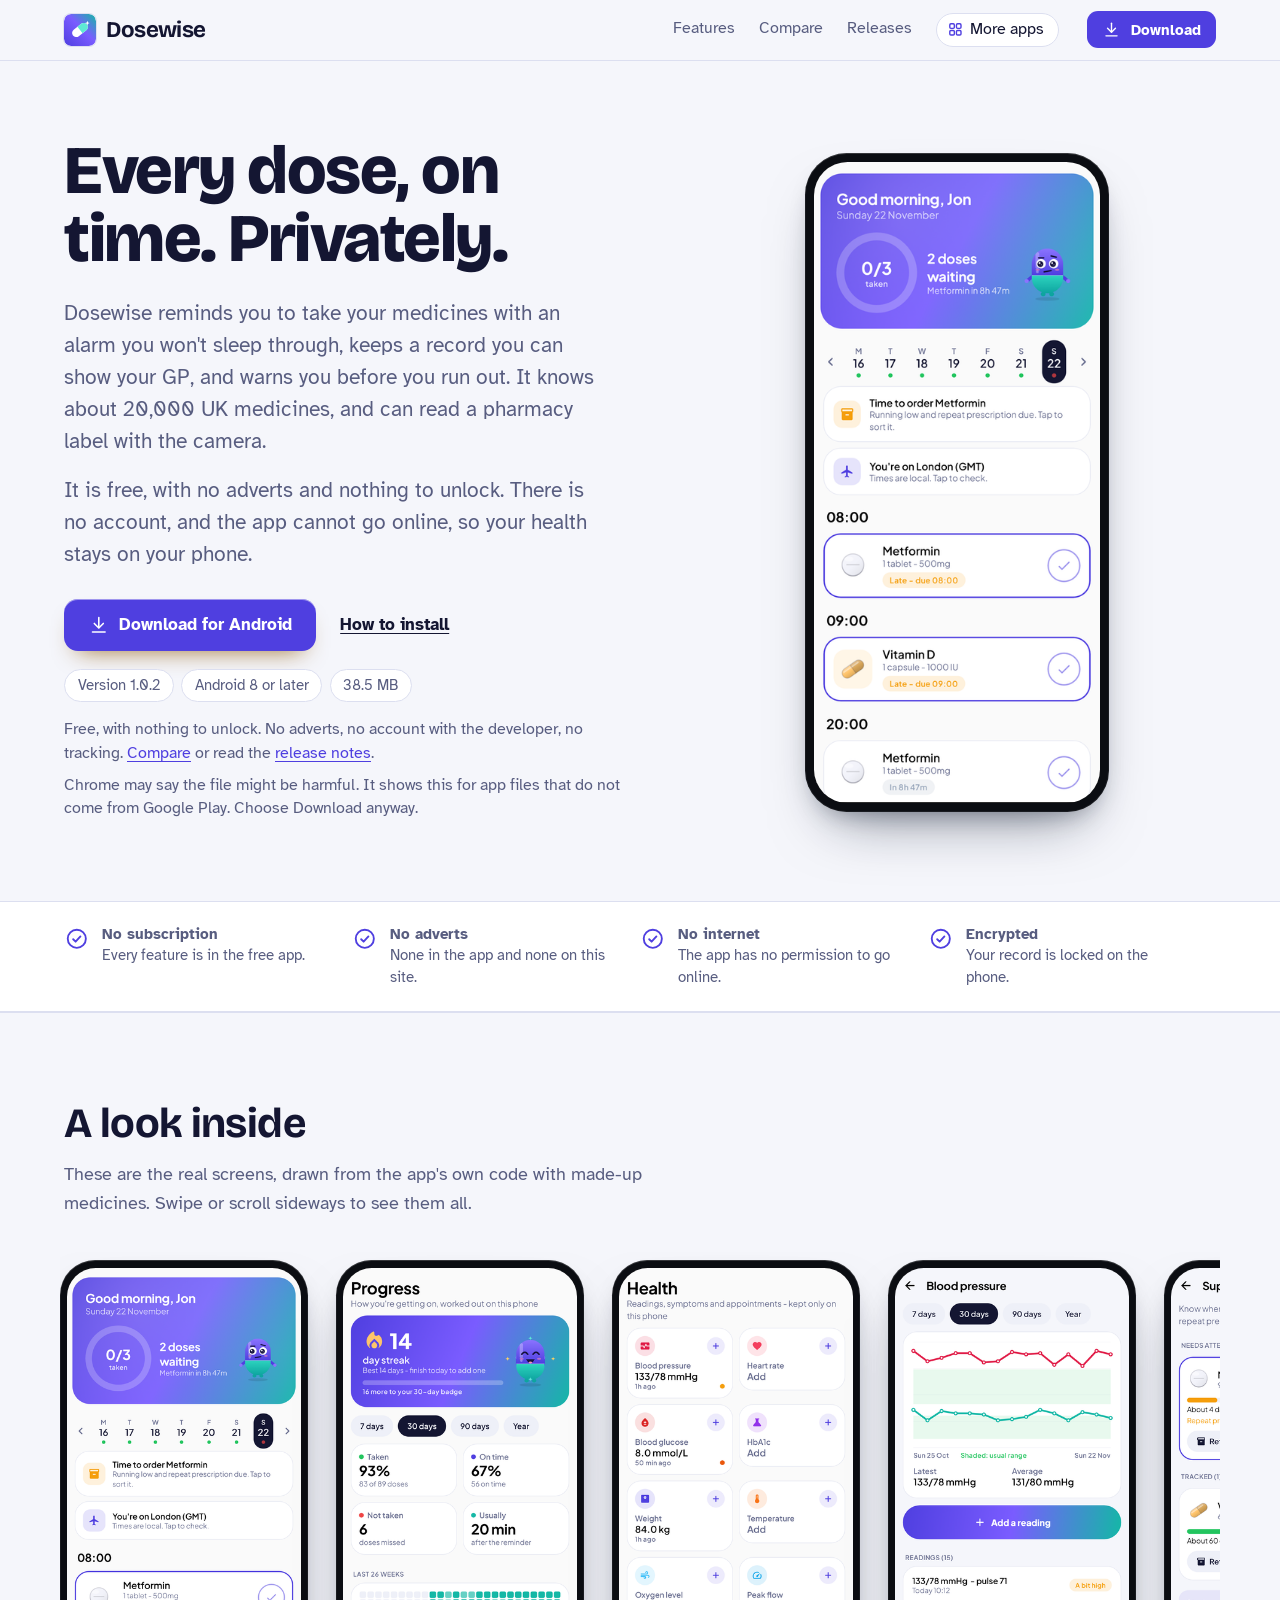
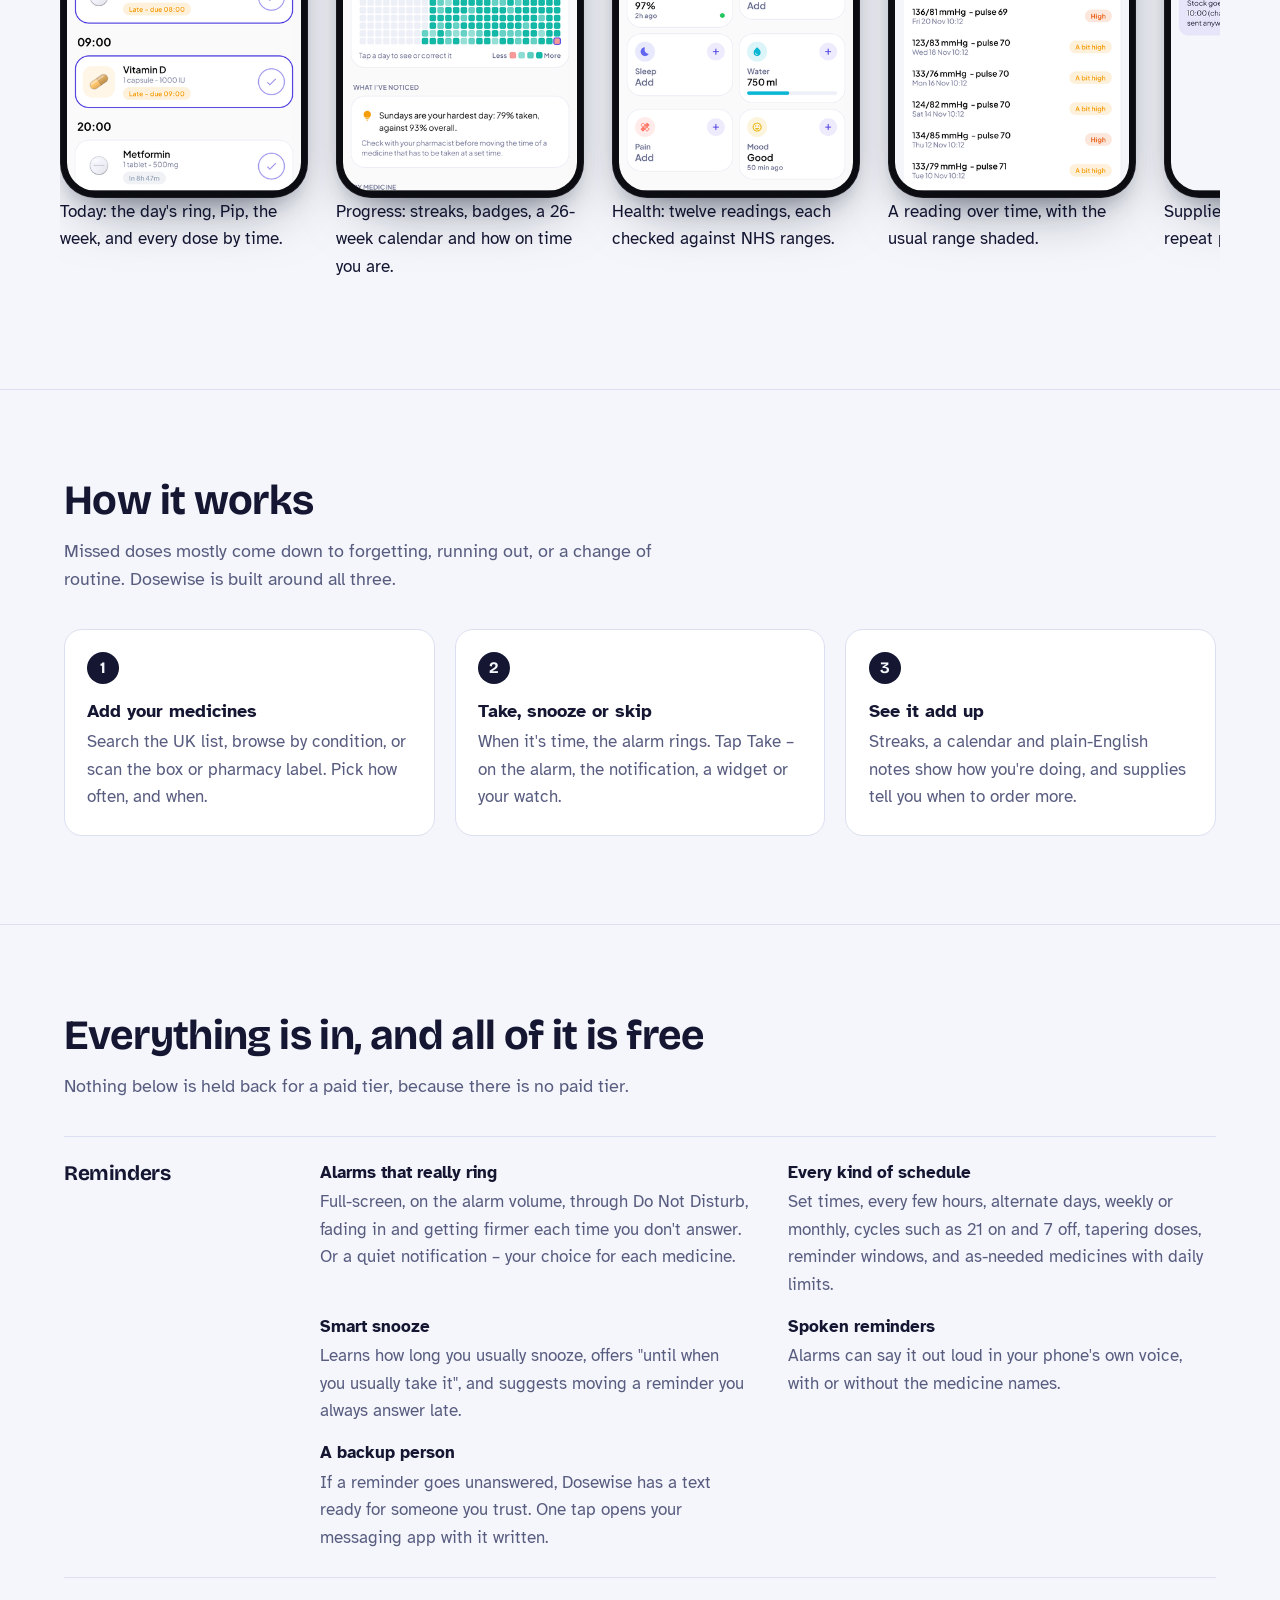
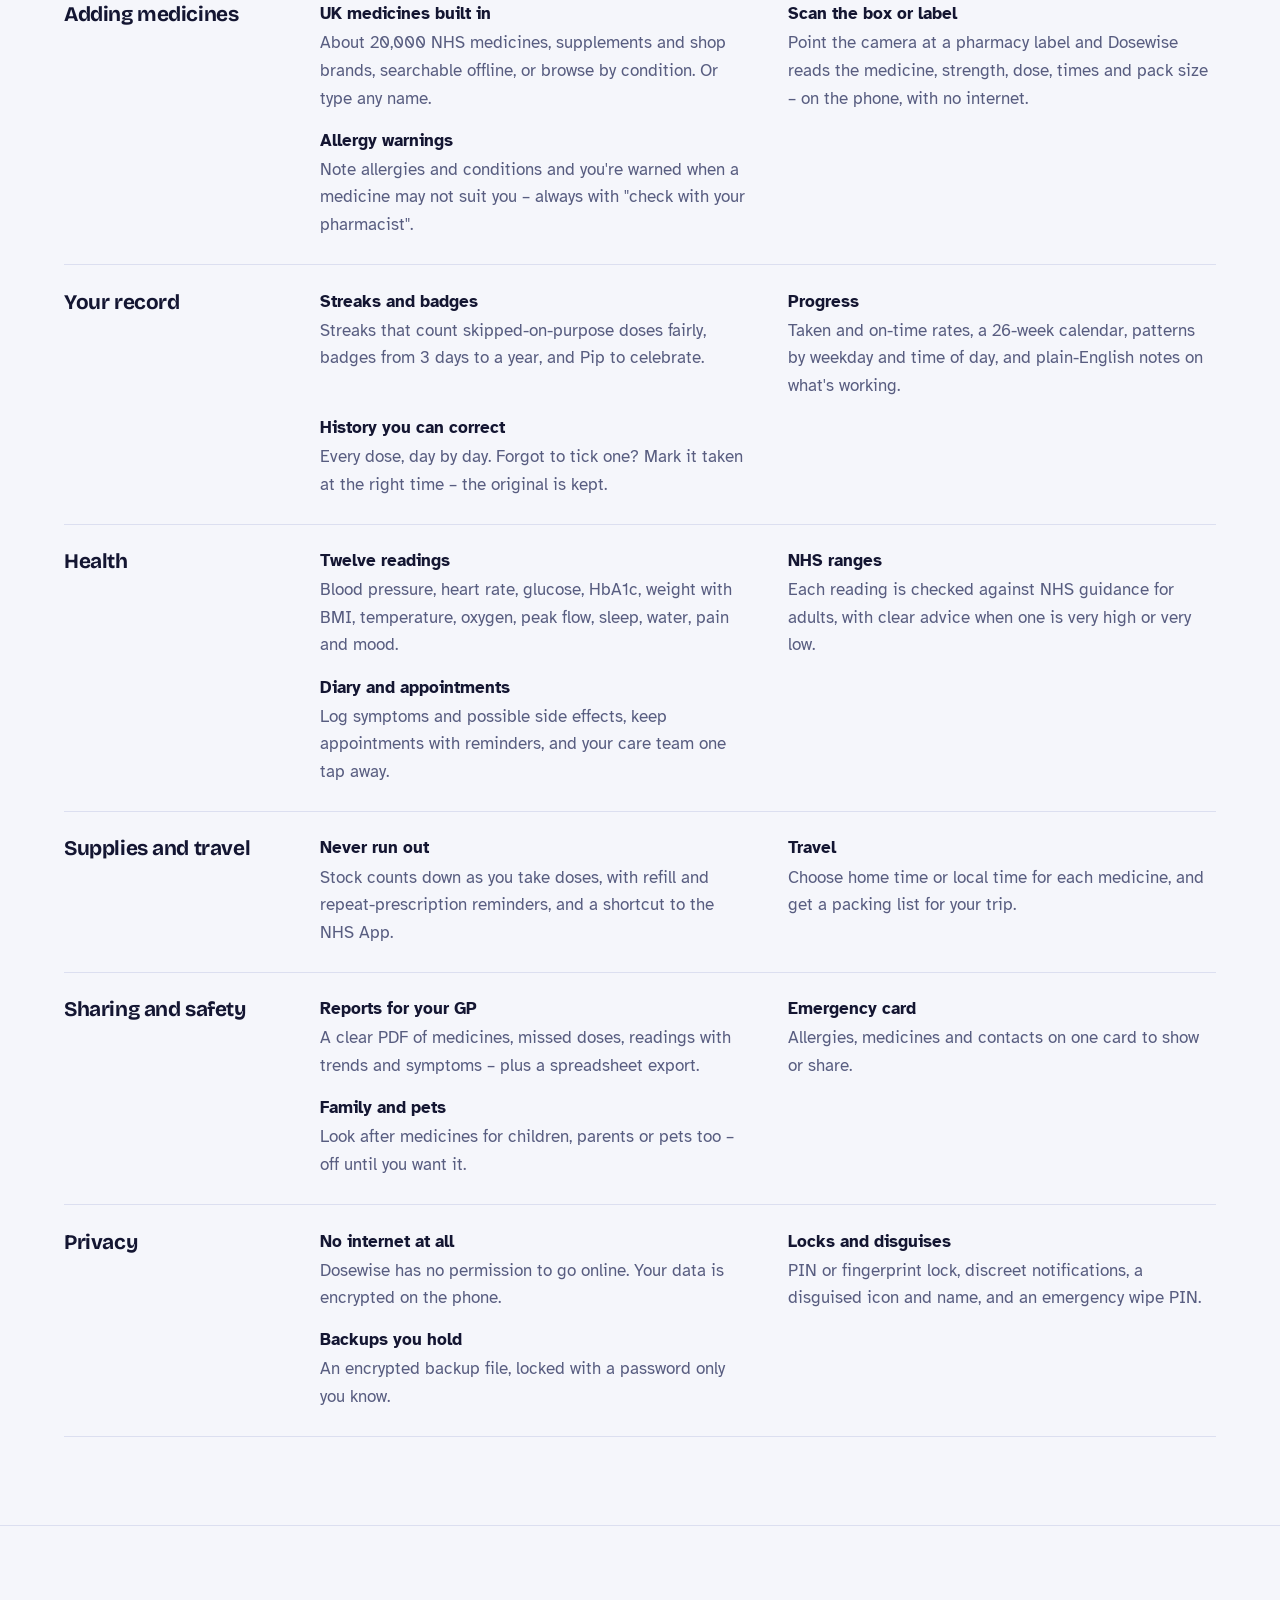
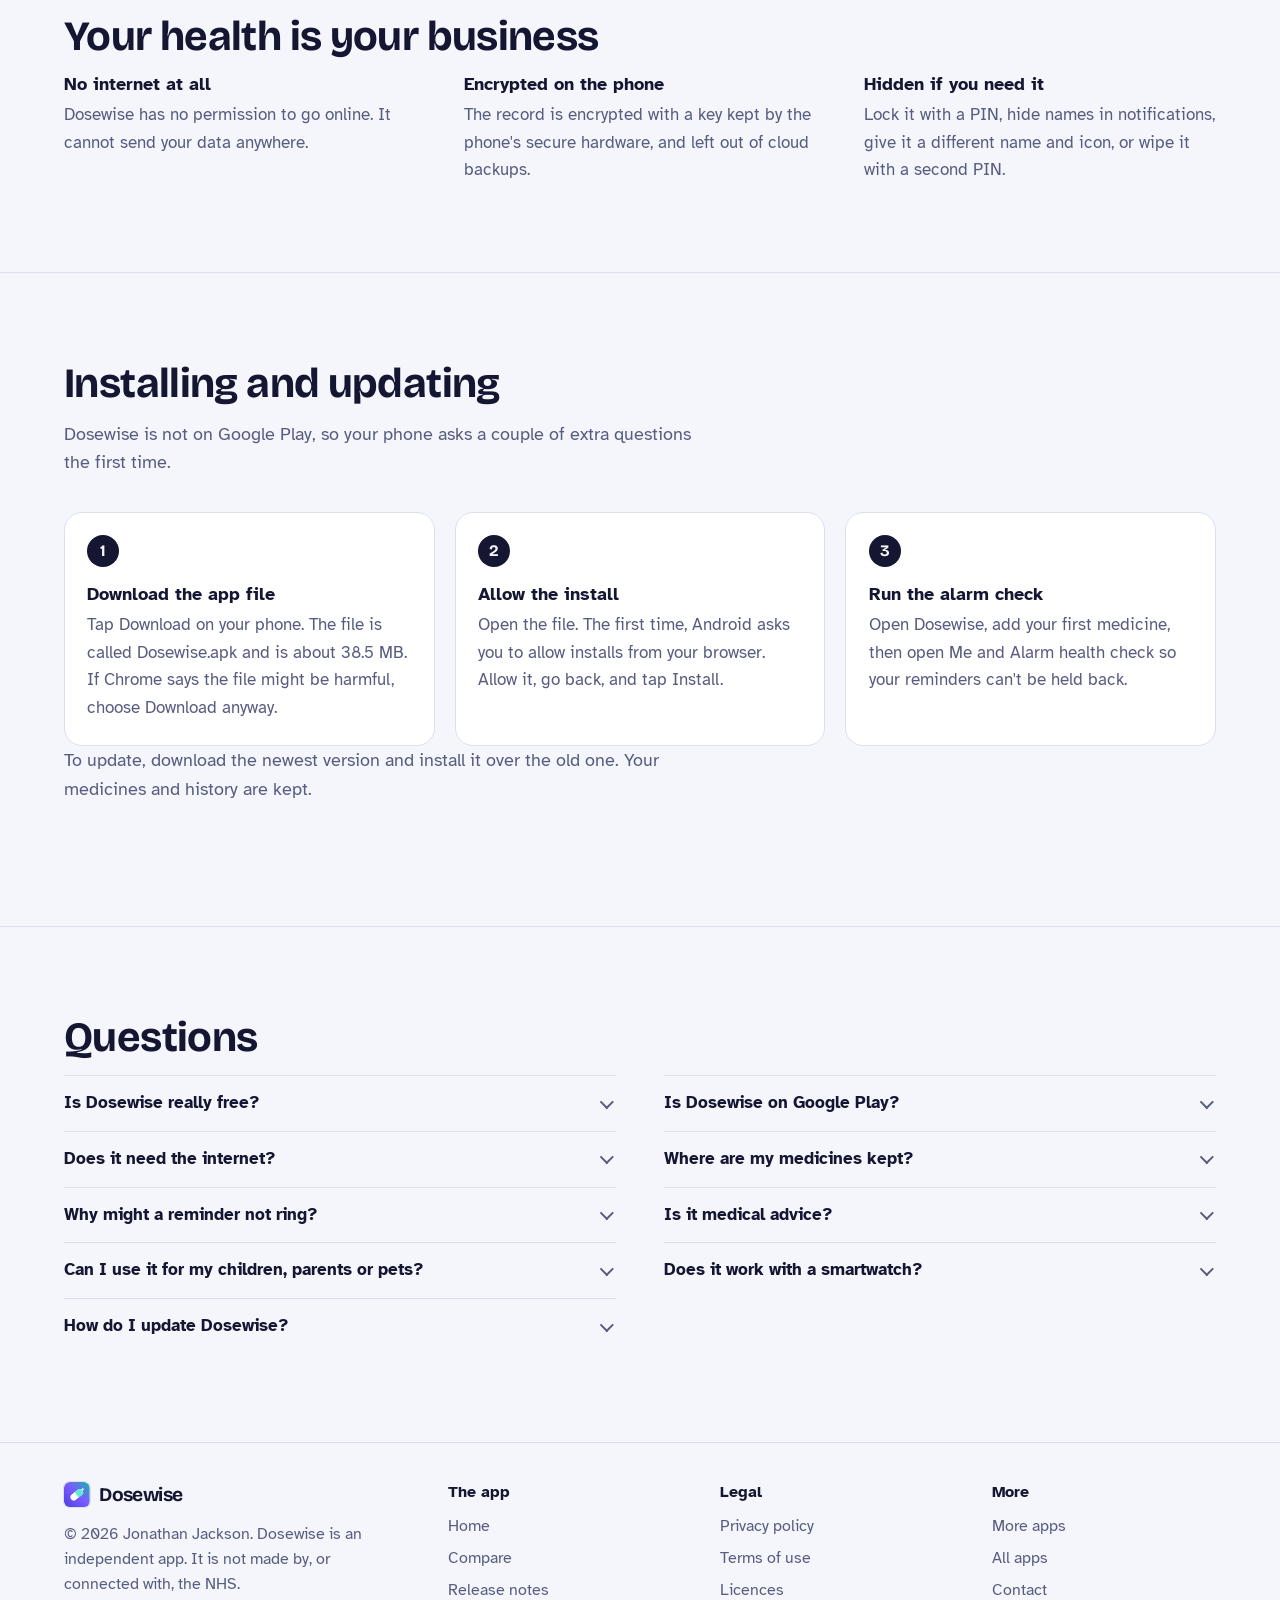
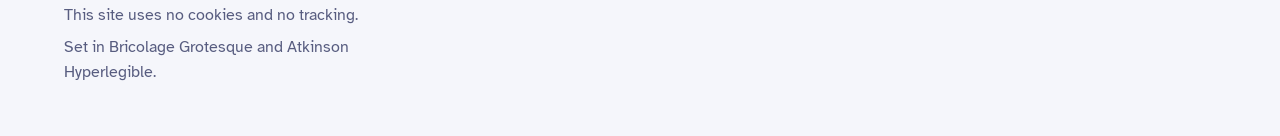
<file: index.html>
<!DOCTYPE html>
<html lang="en-GB">
<head>
<meta charset="utf-8">
<meta name="viewport" content="width=device-width, initial-scale=1">
<title>Dosewise: a free, private medicine reminder for Android</title>
<meta name="description" content="Dosewise is a free, private medicine reminder for Android. Alarms that ring like an alarm clock, an offline list of UK medicines, streaks, supplies and repeat prescriptions, health readings with NHS ranges, reports for your GP and an emergency card. No adverts, no account, no internet.">
<meta name="author" content="Jonathan Jackson">
<link rel="canonical" href="https://customgpter.github.io/dosewise/">
<meta name="theme-color" content="#f5f6fb" media="(prefers-color-scheme: light)">
<meta name="theme-color" content="#0b0d1e" media="(prefers-color-scheme: dark)">
<meta property="og:type" content="website">
<meta property="og:site_name" content="Dosewise">
<meta property="og:title" content="Dosewise: a free, private medicine reminder for Android">
<meta property="og:description" content="Dosewise is a free, private medicine reminder for Android. Alarms that ring like an alarm clock, an offline list of UK medicines, streaks, supplies and repeat prescriptions, health readings with NHS ranges, reports for your GP and an emergency card. No adverts, no account, no internet.">
<meta property="og:url" content="https://customgpter.github.io/dosewise/">
<meta property="og:image" content="https://customgpter.github.io/dosewise/assets/og.png">
<meta property="og:image:width" content="1200">
<meta property="og:image:height" content="630">
<meta property="og:image:alt" content="Dosewise's Today screen with the day's ring and doses by time">
<meta property="og:locale" content="en_GB">
<meta name="twitter:card" content="summary_large_image">
<link rel="icon" href="./assets/favicon.svg" type="image/svg+xml">
<link rel="apple-touch-icon" href="./assets/apple-touch-icon.png">
<link rel="preload" href="./assets/fonts/bricolage-grotesque-latin.woff2" as="font" type="font/woff2" crossorigin>
<link rel="preload" href="./assets/fonts/atkinson-hyperlegible-latin-400-normal.woff2" as="font" type="font/woff2" crossorigin>
<link rel="stylesheet" href="./assets/site.css?v=1">
<link rel="stylesheet" href="./assets/house.css?v=1">
<link rel="stylesheet" href="./assets/apps-list.css?v=1">
<script src="./assets/apps-list.js?v=1" defer></script>
<script type="application/ld+json">{"@context": "https://schema.org", "@type": "SoftwareApplication", "name": "Dosewise", "url": "https://customgpter.github.io/dosewise/", "description": "Dosewise is a free, private medicine reminder for Android. Alarms that ring like an alarm clock, an offline list of UK medicines, streaks, supplies and repeat prescriptions, health readings with NHS ranges, reports for your GP and an emergency card. No adverts, no account, no internet.", "applicationCategory": "HealthApplication", "operatingSystem": "Android 8 or later", "softwareVersion": "1.0.2", "downloadUrl": "https://github.com/CustomGPTer/dosewise/releases/latest/download/Dosewise.apk", "releaseNotes": "https://customgpter.github.io/dosewise/releases.html", "offers": {"@type": "Offer", "price": "0", "priceCurrency": "GBP"}, "inLanguage": "en-GB", "image": "https://customgpter.github.io/dosewise/assets/og.png", "featureList": ["Alarms that really ring", "Every kind of schedule", "Smart snooze", "Spoken reminders", "A backup person", "UK medicines built in", "Scan the box or label", "Allergy warnings", "Streaks and badges", "Progress", "History you can correct", "Twelve readings", "NHS ranges", "Diary and appointments", "Never run out", "Travel", "Reports for your GP", "Emergency card", "Family and pets", "No internet at all", "Locks and disguises", "Backups you hold"], "author": {"@type": "Person", "name": "Jonathan Jackson"}}</script>
<script type="application/ld+json">{"@context": "https://schema.org", "@type": "FAQPage", "mainEntity": [{"@type": "Question", "name": "Is Dosewise really free?", "acceptedAnswer": {"@type": "Answer", "text": "Yes. There is no paid version, no subscription, no trial and no adverts, and nothing in the app is locked."}}, {"@type": "Question", "name": "Is Dosewise on Google Play?", "acceptedAnswer": {"@type": "Answer", "text": "No. Dosewise is a personal project and is downloaded from this site as an Android app file. It needs Android 8 or later."}}, {"@type": "Question", "name": "Does it need the internet?", "acceptedAnswer": {"@type": "Answer", "text": "No. The app does not ask Android for internet access at all, so it cannot go online. The medicines list, label scanning and everything else work with no signal. Nothing leaves the phone unless you send or share it yourself."}}, {"@type": "Question", "name": "Where are my medicines kept?", "acceptedAnswer": {"@type": "Answer", "text": "Only on your phone, in an encrypted database whose key is held by the phone's secure hardware. It is left out of Google's cloud backups. To move to a new phone, save an encrypted backup file."}}, {"@type": "Question", "name": "Why might a reminder not ring?", "acceptedAnswer": {"@type": "Answer", "text": "Some phones hold back alarms to save battery. In the app, open Me and then Alarm health check. It checks the settings that matter and lets you test the alarm."}}, {"@type": "Question", "name": "Is it medical advice?", "acceptedAnswer": {"@type": "Answer", "text": "No. Dosewise helps you remember and keep a record. The health ranges and warnings follow NHS guidance as a guide only - always follow your doctor, nurse or pharmacist. In an emergency call 999."}}, {"@type": "Question", "name": "Can I use it for my children, parents or pets?", "acceptedAnswer": {"@type": "Answer", "text": "Yes. Turn on Family and pet profiles in Me. Each person gets their own medicines, readings and appointments, and reminders say who each dose is for."}}, {"@type": "Question", "name": "Does it work with a smartwatch?", "acceptedAnswer": {"@type": "Answer", "text": "Yes. Reminders appear on a Wear OS watch with Take, Snooze and Skip buttons, through your phone's normal notifications."}}, {"@type": "Question", "name": "How do I update Dosewise?", "acceptedAnswer": {"@type": "Answer", "text": "Download the newest version from this site and install it over the one you have. Everything is kept. The app cannot check for updates itself because it cannot go online."}}]}</script>
</head>
<body>
<a class="skip" href="#main">Skip to content</a>
<header class="masthead">
<div class="wrap">
<a class="brand" href="./" aria-label="Dosewise home"><svg viewBox="0 0 108 108" aria-hidden="true"><defs><linearGradient id="dw-g" x1="0" y1="1" x2="1" y2="0"><stop offset="0" stop-color="#4f3fe0"/><stop offset=".55" stop-color="#7a5cff"/><stop offset="1" stop-color="#14b8a6"/></linearGradient></defs><rect width="108" height="108" rx="24" fill="url(#dw-g)"/><g transform="rotate(-38 54 54)"><rect x="24" y="40" width="60" height="28" rx="14" fill="#fff"/><path d="M54 40h16a14 14 0 0 1 0 28H54z" fill="#5eead4"/></g><path d="M79 23l2.2 5.3 5.3 2.2-5.3 2.2L79 38l-2.2-5.3-5.3-2.2 5.3-2.2z" fill="#fff"/></svg><span>Dosewise</span></a>
<nav aria-label="Main"><ul><li><a href="./#features">Features</a></li><li><a href="./compare.html">Compare</a></li><li><a href="./releases.html">Releases</a></li><li><a class="more-apps" href="./more-apps.html"><svg class="ico" viewBox="0 0 24 24" aria-hidden="true"><rect x="4" y="4" width="6.5" height="6.5" rx="1.6"/><rect x="13.5" y="4" width="6.5" height="6.5" rx="1.6"/><rect x="4" y="13.5" width="6.5" height="6.5" rx="1.6"/><rect x="13.5" y="13.5" width="6.5" height="6.5" rx="1.6"/></svg>More apps</a></li></ul></nav>
<a class="button small" href="https://github.com/CustomGPTer/dosewise/releases/latest/download/Dosewise.apk"><svg class="ico" viewBox="0 0 24 24" aria-hidden="true"><path d="M12 4v11"/><path d="M7 10.5l5 5 5-5"/><path d="M5 20h14"/></svg>Download</a>
</div>
</header>
<main id="main">
<div class="hero">
<div class="wrap hero-grid">
<div class="hero-copy">
<h1>Every dose, on time. Privately.</h1>
<p class="lede">Dosewise reminds you to take your medicines with an alarm you won't sleep through, keeps a record you can show your GP, and warns you before you run out. It knows about 20,000 UK medicines, and can read a pharmacy label with the camera.</p><p class="lede">It is free, with no adverts and nothing to unlock. There is no account, and the app cannot go online, so your health stays on your phone.</p>
<p class="get" id="download"><a class="button" href="https://github.com/CustomGPTer/dosewise/releases/latest/download/Dosewise.apk"><svg class="ico" viewBox="0 0 24 24" aria-hidden="true"><path d="M12 4v11"/><path d="M7 10.5l5 5 5-5"/><path d="M5 20h14"/></svg>Download for Android</a><a class="aside" href="#install">How to install</a></p>
<ul class="pills"><li>Version 1.0.2</li><li>Android 8 or later</li><li>38.5 MB</li></ul>
<p class="facts">Free, with nothing to unlock. No adverts, no account with the developer, no tracking. <a href="compare.html">Compare</a> or read the <a href="releases.html">release notes</a>.</p>
<p class="facts">Chrome may say the file might be harmful. It shows this for app files that do not come from Google Play. Choose Download anyway.</p>
</div>
<div class="hero-phone"><div class="phone"><img src="./assets/screens/today.png" alt="Today: the day&#x27;s ring, Pip, the week, and every dose by time." width="393" height="852" fetchpriority="high"></div></div>
</div>
</div>
<section class="promises" aria-label="In short">
<div class="wrap"><ul><li><svg class="ico" viewBox="0 0 24 24" aria-hidden="true"><circle cx="12" cy="12" r="8.5"/><path d="M8.6 12.4l2.3 2.3 4.5-4.9"/></svg><span><b>No subscription</b><span>Every feature is in the free app.</span></span></li><li><svg class="ico" viewBox="0 0 24 24" aria-hidden="true"><circle cx="12" cy="12" r="8.5"/><path d="M8.6 12.4l2.3 2.3 4.5-4.9"/></svg><span><b>No adverts</b><span>None in the app and none on this site.</span></span></li><li><svg class="ico" viewBox="0 0 24 24" aria-hidden="true"><circle cx="12" cy="12" r="8.5"/><path d="M8.6 12.4l2.3 2.3 4.5-4.9"/></svg><span><b>No internet</b><span>The app has no permission to go online.</span></span></li><li><svg class="ico" viewBox="0 0 24 24" aria-hidden="true"><circle cx="12" cy="12" r="8.5"/><path d="M8.6 12.4l2.3 2.3 4.5-4.9"/></svg><span><b>Encrypted</b><span>Your record is locked on the phone.</span></span></li></ul></div>
</section>
<section id="screens" aria-labelledby="screens-h">
<div class="wrap">
<h2 id="screens-h">A look inside</h2>
<p class="intro">These are the real screens, drawn from the app's own code with made-up medicines. Swipe or scroll sideways to see them all.</p>
<div class="gallery" tabindex="0" role="region" aria-label="Screens from Dosewise"><figure class="shot"><div class="phone"><img src="./assets/screens/today.png" alt="Today: the day&#x27;s ring, Pip, the week, and every dose by time." width="393" height="852" loading="eager" decoding="async"></div><figcaption>Today: the day&#x27;s ring, Pip, the week, and every dose by time.</figcaption></figure><figure class="shot"><div class="phone"><img src="./assets/screens/progress.png" alt="Progress: streaks, badges, a 26-week calendar and how on time you are." width="393" height="852" loading="eager" decoding="async"></div><figcaption>Progress: streaks, badges, a 26-week calendar and how on time you are.</figcaption></figure><figure class="shot"><div class="phone"><img src="./assets/screens/health.png" alt="Health: twelve readings, each checked against NHS ranges." width="393" height="852" loading="eager" decoding="async"></div><figcaption>Health: twelve readings, each checked against NHS ranges.</figcaption></figure><figure class="shot"><div class="phone"><img src="./assets/screens/measure.png" alt="A reading over time, with the usual range shaded." width="393" height="852" loading="eager" decoding="async"></div><figcaption>A reading over time, with the usual range shaded.</figcaption></figure><figure class="shot"><div class="phone"><img src="./assets/screens/supplies.png" alt="Supplies: days left, refills and repeat prescriptions." width="393" height="852" loading="eager" decoding="async"></div><figcaption>Supplies: days left, refills and repeat prescriptions.</figcaption></figure><figure class="shot"><div class="phone"><img src="./assets/screens/travel.png" alt="Travel: home time and local time, and a packing list." width="393" height="852" loading="eager" decoding="async"></div><figcaption>Travel: home time and local time, and a packing list.</figcaption></figure><figure class="shot"><div class="phone"><img src="./assets/screens/history.png" alt="History: every dose, day by day, and any of them can be corrected." width="393" height="852" loading="eager" decoding="async"></div><figcaption>History: every dose, day by day, and any of them can be corrected.</figcaption></figure><figure class="shot"><div class="phone"><img src="./assets/screens/today-sunset.png" alt="Six colour themes, and family and pet profiles if you want them." width="393" height="852" loading="eager" decoding="async"></div><figcaption>Six colour themes, and family and pet profiles if you want them.</figcaption></figure></div>
</div>
</section>
<section id="how" aria-labelledby="how-h">
<div class="wrap">
<h2 id="how-h">How it works</h2>
<p class="intro">Missed doses mostly come down to forgetting, running out, or a change of routine. Dosewise is built around all three.</p>
<ol class="steps"><li><h3>Add your medicines</h3><p>Search the UK list, browse by condition, or scan the box or pharmacy label. Pick how often, and when.</p></li><li><h3>Take, snooze or skip</h3><p>When it's time, the alarm rings. Tap Take &ndash; on the alarm, the notification, a widget or your watch.</p></li><li><h3>See it add up</h3><p>Streaks, a calendar and plain-English notes show how you're doing, and supplies tell you when to order more.</p></li></ol>
</div>
</section>
<section id="features" aria-labelledby="features-h">
<div class="wrap">
<h2 id="features-h">Everything is in, and all of it is free</h2>
<p class="intro">Nothing below is held back for a paid tier, because there is no paid tier.</p>
<div class="groups"><div class="group"><h3>Reminders</h3><dl><div><dt>Alarms that really ring</dt><dd>Full-screen, on the alarm volume, through Do Not Disturb, fading in and getting firmer each time you don&#x27;t answer. Or a quiet notification &ndash; your choice for each medicine.</dd></div><div><dt>Every kind of schedule</dt><dd>Set times, every few hours, alternate days, weekly or monthly, cycles such as 21 on and 7 off, tapering doses, reminder windows, and as-needed medicines with daily limits.</dd></div><div><dt>Smart snooze</dt><dd>Learns how long you usually snooze, offers &quot;until when you usually take it&quot;, and suggests moving a reminder you always answer late.</dd></div><div><dt>Spoken reminders</dt><dd>Alarms can say it out loud in your phone&#x27;s own voice, with or without the medicine names.</dd></div><div><dt>A backup person</dt><dd>If a reminder goes unanswered, Dosewise has a text ready for someone you trust. One tap opens your messaging app with it written.</dd></div></dl></div><div class="group"><h3>Adding medicines</h3><dl><div><dt>UK medicines built in</dt><dd>About 20,000 NHS medicines, supplements and shop brands, searchable offline, or browse by condition. Or type any name.</dd></div><div><dt>Scan the box or label</dt><dd>Point the camera at a pharmacy label and Dosewise reads the medicine, strength, dose, times and pack size &ndash; on the phone, with no internet.</dd></div><div><dt>Allergy warnings</dt><dd>Note allergies and conditions and you&#x27;re warned when a medicine may not suit you &ndash; always with &quot;check with your pharmacist&quot;.</dd></div></dl></div><div class="group"><h3>Your record</h3><dl><div><dt>Streaks and badges</dt><dd>Streaks that count skipped-on-purpose doses fairly, badges from 3 days to a year, and Pip to celebrate.</dd></div><div><dt>Progress</dt><dd>Taken and on-time rates, a 26-week calendar, patterns by weekday and time of day, and plain-English notes on what&#x27;s working.</dd></div><div><dt>History you can correct</dt><dd>Every dose, day by day. Forgot to tick one? Mark it taken at the right time &ndash; the original is kept.</dd></div></dl></div><div class="group"><h3>Health</h3><dl><div><dt>Twelve readings</dt><dd>Blood pressure, heart rate, glucose, HbA1c, weight with BMI, temperature, oxygen, peak flow, sleep, water, pain and mood.</dd></div><div><dt>NHS ranges</dt><dd>Each reading is checked against NHS guidance for adults, with clear advice when one is very high or very low.</dd></div><div><dt>Diary and appointments</dt><dd>Log symptoms and possible side effects, keep appointments with reminders, and your care team one tap away.</dd></div></dl></div><div class="group"><h3>Supplies and travel</h3><dl><div><dt>Never run out</dt><dd>Stock counts down as you take doses, with refill and repeat-prescription reminders, and a shortcut to the NHS App.</dd></div><div><dt>Travel</dt><dd>Choose home time or local time for each medicine, and get a packing list for your trip.</dd></div></dl></div><div class="group"><h3>Sharing and safety</h3><dl><div><dt>Reports for your GP</dt><dd>A clear PDF of medicines, missed doses, readings with trends and symptoms &ndash; plus a spreadsheet export.</dd></div><div><dt>Emergency card</dt><dd>Allergies, medicines and contacts on one card to show or share.</dd></div><div><dt>Family and pets</dt><dd>Look after medicines for children, parents or pets too &ndash; off until you want it.</dd></div></dl></div><div class="group"><h3>Privacy</h3><dl><div><dt>No internet at all</dt><dd>Dosewise has no permission to go online. Your data is encrypted on the phone.</dd></div><div><dt>Locks and disguises</dt><dd>PIN or fingerprint lock, discreet notifications, a disguised icon and name, and an emergency wipe PIN.</dd></div><div><dt>Backups you hold</dt><dd>An encrypted backup file, locked with a password only you know.</dd></div></dl></div></div>
</div>
</section>
<section id="privacy" aria-labelledby="privacy-h">
<div class="wrap">
<h2 id="privacy-h">Your health is your business</h2>
<ul class="plain"><li><h3>No internet at all</h3><p>Dosewise has no permission to go online. It cannot send your data anywhere.</p></li><li><h3>Encrypted on the phone</h3><p>The record is encrypted with a key kept by the phone's secure hardware, and left out of cloud backups.</p></li><li><h3>Hidden if you need it</h3><p>Lock it with a PIN, hide names in notifications, give it a different name and icon, or wipe it with a second PIN.</p></li></ul>
</div>
</section>
<section id="install" aria-labelledby="install-h">
<div class="wrap">
<h2 id="install-h">Installing and updating</h2>
<p class="intro">Dosewise is not on Google Play, so your phone asks a couple of extra questions the first time.</p>
<ol class="steps"><li><h3>Download the app file</h3><p>Tap Download on your phone. The file is called Dosewise.apk and is about 38.5 MB. If Chrome says the file might be harmful, choose Download anyway.</p></li><li><h3>Allow the install</h3><p>Open the file. The first time, Android asks you to allow installs from your browser. Allow it, go back, and tap Install.</p></li><li><h3>Run the alarm check</h3><p>Open Dosewise, add your first medicine, then open Me and Alarm health check so your reminders can't be held back.</p></li></ol>
<p class="intro">To update, download the newest version and install it over the old one. Your medicines and history are kept.</p>
</div>
</section>
<section id="faq" aria-labelledby="faq-h">
<div class="wrap">
<h2 id="faq-h">Questions</h2>
<div class="faq"><details><summary>Is Dosewise really free?</summary><p>Yes. There is no paid version, no subscription, no trial and no adverts, and nothing in the app is locked.</p></details><details><summary>Is Dosewise on Google Play?</summary><p>No. Dosewise is a personal project and is downloaded from this site as an Android app file. It needs Android 8 or later.</p></details><details><summary>Does it need the internet?</summary><p>No. The app does not ask Android for internet access at all, so it cannot go online. The medicines list, label scanning and everything else work with no signal. Nothing leaves the phone unless you send or share it yourself.</p></details><details><summary>Where are my medicines kept?</summary><p>Only on your phone, in an encrypted database whose key is held by the phone&#x27;s secure hardware. It is left out of Google&#x27;s cloud backups. To move to a new phone, save an encrypted backup file.</p></details><details><summary>Why might a reminder not ring?</summary><p>Some phones hold back alarms to save battery. In the app, open Me and then Alarm health check. It checks the settings that matter and lets you test the alarm.</p></details><details><summary>Is it medical advice?</summary><p>No. Dosewise helps you remember and keep a record. The health ranges and warnings follow NHS guidance as a guide only &ndash; always follow your doctor, nurse or pharmacist. In an emergency call 999.</p></details><details><summary>Can I use it for my children, parents or pets?</summary><p>Yes. Turn on Family and pet profiles in Me. Each person gets their own medicines, readings and appointments, and reminders say who each dose is for.</p></details><details><summary>Does it work with a smartwatch?</summary><p>Yes. Reminders appear on a Wear OS watch with Take, Snooze and Skip buttons, through your phone&#x27;s normal notifications.</p></details><details><summary>How do I update Dosewise?</summary><p>Download the newest version from this site and install it over the one you have. Everything is kept. The app cannot check for updates itself because it cannot go online.</p></details></div>
</div>
</section>
</main>
<footer class="colophon">
<div class="wrap">
<div>
<a class="brand" href="./" aria-label="Dosewise home"><svg viewBox="0 0 108 108" aria-hidden="true"><defs><linearGradient id="dw-g" x1="0" y1="1" x2="1" y2="0"><stop offset="0" stop-color="#4f3fe0"/><stop offset=".55" stop-color="#7a5cff"/><stop offset="1" stop-color="#14b8a6"/></linearGradient></defs><rect width="108" height="108" rx="24" fill="url(#dw-g)"/><g transform="rotate(-38 54 54)"><rect x="24" y="40" width="60" height="28" rx="14" fill="#fff"/><path d="M54 40h16a14 14 0 0 1 0 28H54z" fill="#5eead4"/></g><path d="M79 23l2.2 5.3 5.3 2.2-5.3 2.2L79 38l-2.2-5.3-5.3-2.2 5.3-2.2z" fill="#fff"/></svg><span>Dosewise</span></a>
<p>&copy; 2026 Jonathan Jackson. Dosewise is an independent app. It is not made by, or connected with, the NHS.</p>
<p>This site uses no cookies and no tracking.</p>
<p>Set in Bricolage Grotesque and Atkinson Hyperlegible.</p>
</div>
<nav aria-label="The app"><h2>The app</h2><ul>
<li><a href="./">Home</a></li>
<li><a href="./compare.html">Compare</a></li>
<li><a href="./releases.html">Release notes</a></li>
</ul></nav>
<nav aria-label="Legal"><h2>Legal</h2><ul>
<li><a href="./privacy.html">Privacy policy</a></li>
<li><a href="./terms.html">Terms of use</a></li>
<li><a href="./licences.html">Licences</a></li>
</ul></nav>
<nav aria-label="More"><h2>More</h2><ul>
<li><a href="./more-apps.html">More apps</a></li>
<li><a href="https://customgpter.github.io/">All apps</a></li>
<li><a href="https://github.com/CustomGPTer/dosewise/issues">Contact</a></li>
</ul></nav>
</div>
</footer>
</body>
</html>
</file>
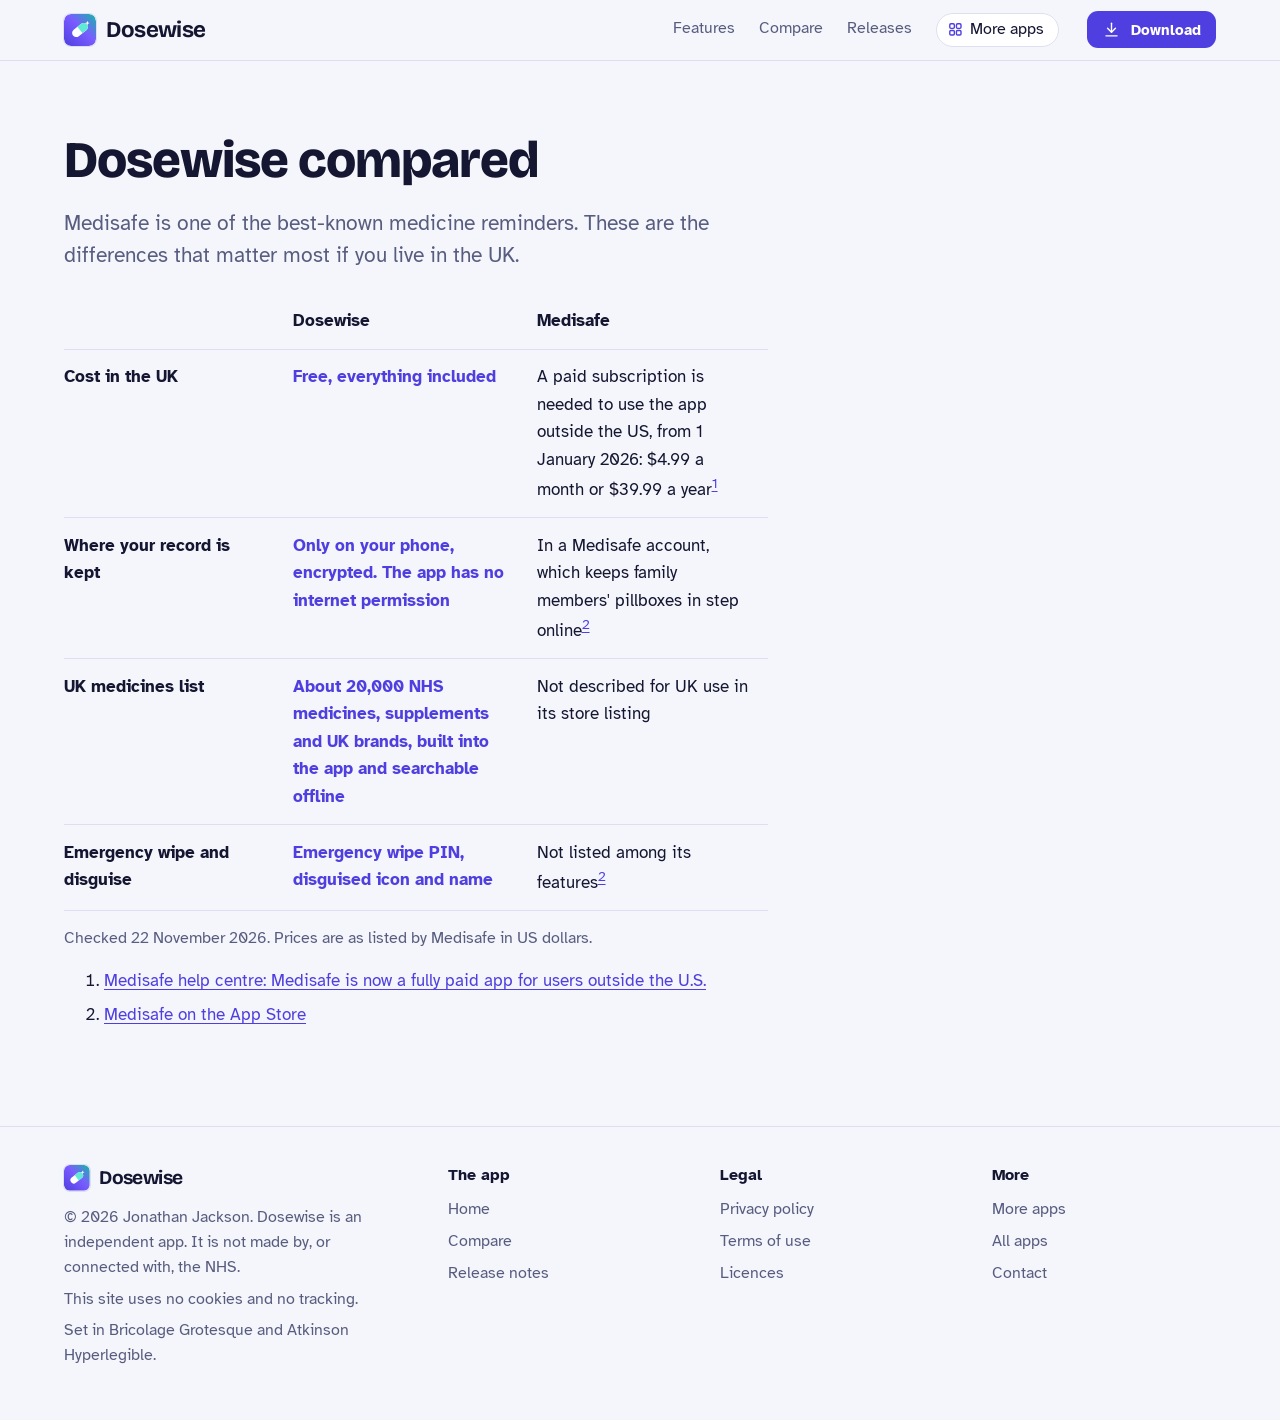
<file: compare.html>
<!DOCTYPE html>
<html lang="en-GB">
<head>
<meta charset="utf-8">
<meta name="viewport" content="width=device-width, initial-scale=1">
<title>Dosewise compared with Medisafe</title>
<meta name="description" content="How Dosewise compares with Medisafe for UK users.">
<meta name="author" content="Jonathan Jackson">
<link rel="canonical" href="https://customgpter.github.io/dosewise/compare.html">
<meta name="theme-color" content="#f5f6fb" media="(prefers-color-scheme: light)">
<meta name="theme-color" content="#0b0d1e" media="(prefers-color-scheme: dark)">
<meta property="og:type" content="website">
<meta property="og:site_name" content="Dosewise">
<meta property="og:title" content="Dosewise compared with Medisafe">
<meta property="og:description" content="How Dosewise compares with Medisafe for UK users.">
<meta property="og:url" content="https://customgpter.github.io/dosewise/compare.html">
<meta property="og:image" content="https://customgpter.github.io/dosewise/assets/og.png">
<meta property="og:image:width" content="1200">
<meta property="og:image:height" content="630">
<meta property="og:image:alt" content="Dosewise's Today screen with the day's ring and doses by time">
<meta property="og:locale" content="en_GB">
<meta name="twitter:card" content="summary_large_image">
<link rel="icon" href="./assets/favicon.svg" type="image/svg+xml">
<link rel="apple-touch-icon" href="./assets/apple-touch-icon.png">
<link rel="preload" href="./assets/fonts/bricolage-grotesque-latin.woff2" as="font" type="font/woff2" crossorigin>
<link rel="preload" href="./assets/fonts/atkinson-hyperlegible-latin-400-normal.woff2" as="font" type="font/woff2" crossorigin>
<link rel="stylesheet" href="./assets/site.css?v=1">
<link rel="stylesheet" href="./assets/house.css?v=1">
<link rel="stylesheet" href="./assets/apps-list.css?v=1">
<script src="./assets/apps-list.js?v=1" defer></script>

</head>
<body>
<a class="skip" href="#main">Skip to content</a>
<header class="masthead">
<div class="wrap">
<a class="brand" href="./" aria-label="Dosewise home"><svg viewBox="0 0 108 108" aria-hidden="true"><defs><linearGradient id="dw-g" x1="0" y1="1" x2="1" y2="0"><stop offset="0" stop-color="#4f3fe0"/><stop offset=".55" stop-color="#7a5cff"/><stop offset="1" stop-color="#14b8a6"/></linearGradient></defs><rect width="108" height="108" rx="24" fill="url(#dw-g)"/><g transform="rotate(-38 54 54)"><rect x="24" y="40" width="60" height="28" rx="14" fill="#fff"/><path d="M54 40h16a14 14 0 0 1 0 28H54z" fill="#5eead4"/></g><path d="M79 23l2.2 5.3 5.3 2.2-5.3 2.2L79 38l-2.2-5.3-5.3-2.2 5.3-2.2z" fill="#fff"/></svg><span>Dosewise</span></a>
<nav aria-label="Main"><ul><li><a href="./#features">Features</a></li><li><a href="./compare.html">Compare</a></li><li><a href="./releases.html">Releases</a></li><li><a class="more-apps" href="./more-apps.html"><svg class="ico" viewBox="0 0 24 24" aria-hidden="true"><rect x="4" y="4" width="6.5" height="6.5" rx="1.6"/><rect x="13.5" y="4" width="6.5" height="6.5" rx="1.6"/><rect x="4" y="13.5" width="6.5" height="6.5" rx="1.6"/><rect x="13.5" y="13.5" width="6.5" height="6.5" rx="1.6"/></svg>More apps</a></li></ul></nav>
<a class="button small" href="https://github.com/CustomGPTer/dosewise/releases/latest/download/Dosewise.apk"><svg class="ico" viewBox="0 0 24 24" aria-hidden="true"><path d="M12 4v11"/><path d="M7 10.5l5 5 5-5"/><path d="M5 20h14"/></svg>Download</a>
</div>
</header>
<main id="main" class="doc">
<div class="wrap"><div class="measure"><h1>Dosewise compared</h1>
<p class="lede">Medisafe is one of the best-known medicine reminders. These are the differences that matter most if you live in the UK.</p>
<table class="cmp"><thead><tr><th scope="col"></th><th scope="col">Dosewise</th><th scope="col">Medisafe</th></tr></thead><tbody>
<tr><th scope="row">Cost in the UK</th><td class="yes">Free, everything included</td><td>A paid subscription is needed to use the app outside the US, from 1 January 2026: $4.99 a month or $39.99 a year<sup><a href="#s1">1</a></sup></td></tr>
<tr><th scope="row">Where your record is kept</th><td class="yes">Only on your phone, encrypted. The app has no internet permission</td><td>In a Medisafe account, which keeps family members' pillboxes in step online<sup><a href="#s2">2</a></sup></td></tr>
<tr><th scope="row">UK medicines list</th><td class="yes">About 20,000 NHS medicines, supplements and UK brands, built into the app and searchable offline</td><td>Not described for UK use in its store listing</td></tr>
<tr><th scope="row">Emergency wipe and disguise</th><td class="yes">Emergency wipe PIN, disguised icon and name</td><td>Not listed among its features<sup><a href="#s2">2</a></sup></td></tr>
</tbody></table>
<p class="facts">Checked 22 November 2026. Prices are as listed by Medisafe in US dollars.</p>
<ol class="sources"><li id="s1"><a href="https://help-center.medisafe.com/en/articles/13052285-medisafe-is-now-a-fully-paid-app-for-users-outside-the-u-s">Medisafe help centre: Medisafe is now a fully paid app for users outside the U.S.</a></li><li id="s2"><a href="https://apps.apple.com/app/id573916946">Medisafe on the App Store</a></li></ol></div></div>
</main>
<footer class="colophon">
<div class="wrap">
<div>
<a class="brand" href="./" aria-label="Dosewise home"><svg viewBox="0 0 108 108" aria-hidden="true"><defs><linearGradient id="dw-g" x1="0" y1="1" x2="1" y2="0"><stop offset="0" stop-color="#4f3fe0"/><stop offset=".55" stop-color="#7a5cff"/><stop offset="1" stop-color="#14b8a6"/></linearGradient></defs><rect width="108" height="108" rx="24" fill="url(#dw-g)"/><g transform="rotate(-38 54 54)"><rect x="24" y="40" width="60" height="28" rx="14" fill="#fff"/><path d="M54 40h16a14 14 0 0 1 0 28H54z" fill="#5eead4"/></g><path d="M79 23l2.2 5.3 5.3 2.2-5.3 2.2L79 38l-2.2-5.3-5.3-2.2 5.3-2.2z" fill="#fff"/></svg><span>Dosewise</span></a>
<p>&copy; 2026 Jonathan Jackson. Dosewise is an independent app. It is not made by, or connected with, the NHS.</p>
<p>This site uses no cookies and no tracking.</p>
<p>Set in Bricolage Grotesque and Atkinson Hyperlegible.</p>
</div>
<nav aria-label="The app"><h2>The app</h2><ul>
<li><a href="./">Home</a></li>
<li><a href="./compare.html">Compare</a></li>
<li><a href="./releases.html">Release notes</a></li>
</ul></nav>
<nav aria-label="Legal"><h2>Legal</h2><ul>
<li><a href="./privacy.html">Privacy policy</a></li>
<li><a href="./terms.html">Terms of use</a></li>
<li><a href="./licences.html">Licences</a></li>
</ul></nav>
<nav aria-label="More"><h2>More</h2><ul>
<li><a href="./more-apps.html">More apps</a></li>
<li><a href="https://customgpter.github.io/">All apps</a></li>
<li><a href="https://github.com/CustomGPTer/dosewise/issues">Contact</a></li>
</ul></nav>
</div>
</footer>
</body>
</html>
</file>
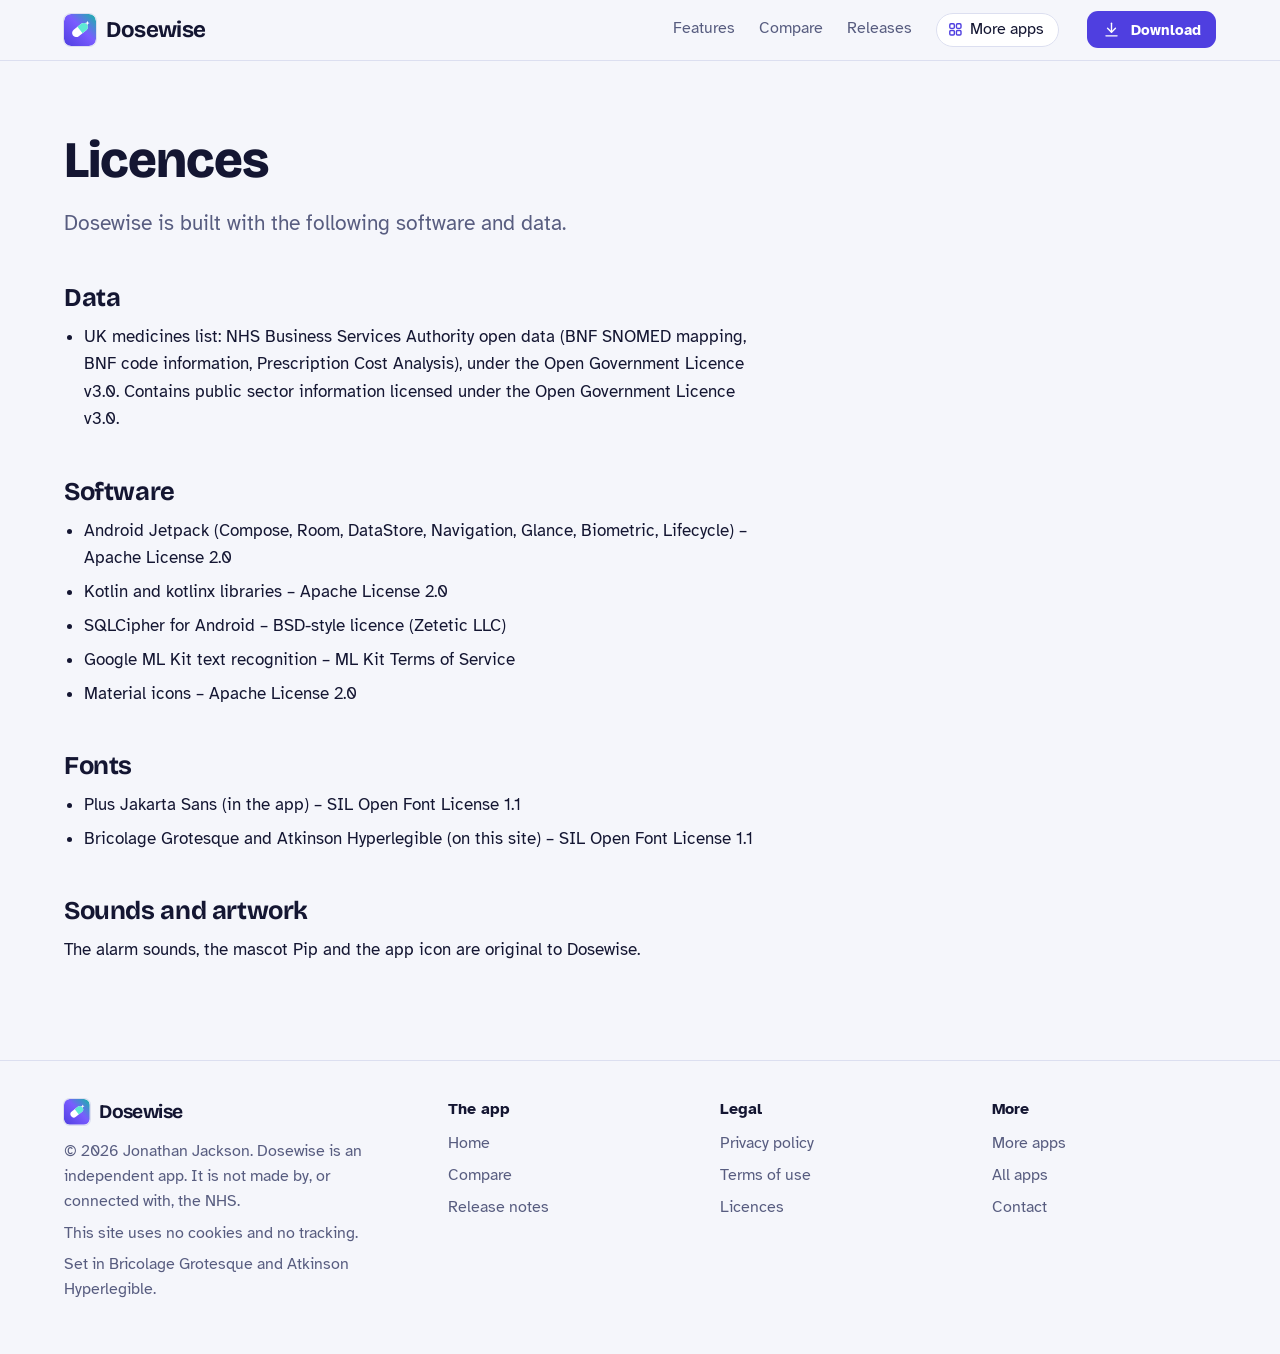
<file: licences.html>
<!DOCTYPE html>
<html lang="en-GB">
<head>
<meta charset="utf-8">
<meta name="viewport" content="width=device-width, initial-scale=1">
<title>Dosewise licences</title>
<meta name="description" content="Open-source software and data used in Dosewise.">
<meta name="author" content="Jonathan Jackson">
<link rel="canonical" href="https://customgpter.github.io/dosewise/licences.html">
<meta name="theme-color" content="#f5f6fb" media="(prefers-color-scheme: light)">
<meta name="theme-color" content="#0b0d1e" media="(prefers-color-scheme: dark)">
<meta property="og:type" content="website">
<meta property="og:site_name" content="Dosewise">
<meta property="og:title" content="Dosewise licences">
<meta property="og:description" content="Open-source software and data used in Dosewise.">
<meta property="og:url" content="https://customgpter.github.io/dosewise/licences.html">
<meta property="og:image" content="https://customgpter.github.io/dosewise/assets/og.png">
<meta property="og:image:width" content="1200">
<meta property="og:image:height" content="630">
<meta property="og:image:alt" content="Dosewise's Today screen with the day's ring and doses by time">
<meta property="og:locale" content="en_GB">
<meta name="twitter:card" content="summary_large_image">
<link rel="icon" href="./assets/favicon.svg" type="image/svg+xml">
<link rel="apple-touch-icon" href="./assets/apple-touch-icon.png">
<link rel="preload" href="./assets/fonts/bricolage-grotesque-latin.woff2" as="font" type="font/woff2" crossorigin>
<link rel="preload" href="./assets/fonts/atkinson-hyperlegible-latin-400-normal.woff2" as="font" type="font/woff2" crossorigin>
<link rel="stylesheet" href="./assets/site.css?v=1">
<link rel="stylesheet" href="./assets/house.css?v=1">
<link rel="stylesheet" href="./assets/apps-list.css?v=1">
<script src="./assets/apps-list.js?v=1" defer></script>

</head>
<body>
<a class="skip" href="#main">Skip to content</a>
<header class="masthead">
<div class="wrap">
<a class="brand" href="./" aria-label="Dosewise home"><svg viewBox="0 0 108 108" aria-hidden="true"><defs><linearGradient id="dw-g" x1="0" y1="1" x2="1" y2="0"><stop offset="0" stop-color="#4f3fe0"/><stop offset=".55" stop-color="#7a5cff"/><stop offset="1" stop-color="#14b8a6"/></linearGradient></defs><rect width="108" height="108" rx="24" fill="url(#dw-g)"/><g transform="rotate(-38 54 54)"><rect x="24" y="40" width="60" height="28" rx="14" fill="#fff"/><path d="M54 40h16a14 14 0 0 1 0 28H54z" fill="#5eead4"/></g><path d="M79 23l2.2 5.3 5.3 2.2-5.3 2.2L79 38l-2.2-5.3-5.3-2.2 5.3-2.2z" fill="#fff"/></svg><span>Dosewise</span></a>
<nav aria-label="Main"><ul><li><a href="./#features">Features</a></li><li><a href="./compare.html">Compare</a></li><li><a href="./releases.html">Releases</a></li><li><a class="more-apps" href="./more-apps.html"><svg class="ico" viewBox="0 0 24 24" aria-hidden="true"><rect x="4" y="4" width="6.5" height="6.5" rx="1.6"/><rect x="13.5" y="4" width="6.5" height="6.5" rx="1.6"/><rect x="4" y="13.5" width="6.5" height="6.5" rx="1.6"/><rect x="13.5" y="13.5" width="6.5" height="6.5" rx="1.6"/></svg>More apps</a></li></ul></nav>
<a class="button small" href="https://github.com/CustomGPTer/dosewise/releases/latest/download/Dosewise.apk"><svg class="ico" viewBox="0 0 24 24" aria-hidden="true"><path d="M12 4v11"/><path d="M7 10.5l5 5 5-5"/><path d="M5 20h14"/></svg>Download</a>
</div>
</header>
<main id="main" class="doc">
<div class="wrap"><div class="measure"><h1>Licences</h1>
<p class="lede">Dosewise is built with the following software and data.</p>
<h2>Data</h2><ul><li>UK medicines list: NHS Business Services Authority open data (BNF SNOMED mapping, BNF code information, Prescription Cost Analysis), under the Open Government Licence v3.0. Contains public sector information licensed under the Open Government Licence v3.0.</li></ul>
<h2>Software</h2><ul><li>Android Jetpack (Compose, Room, DataStore, Navigation, Glance, Biometric, Lifecycle) &ndash; Apache License 2.0</li><li>Kotlin and kotlinx libraries &ndash; Apache License 2.0</li><li>SQLCipher for Android &ndash; BSD-style licence (Zetetic LLC)</li><li>Google ML Kit text recognition &ndash; ML Kit Terms of Service</li><li>Material icons &ndash; Apache License 2.0</li></ul>
<h2>Fonts</h2><ul><li>Plus Jakarta Sans (in the app) &ndash; SIL Open Font License 1.1</li><li>Bricolage Grotesque and Atkinson Hyperlegible (on this site) &ndash; SIL Open Font License 1.1</li></ul>
<h2>Sounds and artwork</h2><p>The alarm sounds, the mascot Pip and the app icon are original to Dosewise.</p></div></div>
</main>
<footer class="colophon">
<div class="wrap">
<div>
<a class="brand" href="./" aria-label="Dosewise home"><svg viewBox="0 0 108 108" aria-hidden="true"><defs><linearGradient id="dw-g" x1="0" y1="1" x2="1" y2="0"><stop offset="0" stop-color="#4f3fe0"/><stop offset=".55" stop-color="#7a5cff"/><stop offset="1" stop-color="#14b8a6"/></linearGradient></defs><rect width="108" height="108" rx="24" fill="url(#dw-g)"/><g transform="rotate(-38 54 54)"><rect x="24" y="40" width="60" height="28" rx="14" fill="#fff"/><path d="M54 40h16a14 14 0 0 1 0 28H54z" fill="#5eead4"/></g><path d="M79 23l2.2 5.3 5.3 2.2-5.3 2.2L79 38l-2.2-5.3-5.3-2.2 5.3-2.2z" fill="#fff"/></svg><span>Dosewise</span></a>
<p>&copy; 2026 Jonathan Jackson. Dosewise is an independent app. It is not made by, or connected with, the NHS.</p>
<p>This site uses no cookies and no tracking.</p>
<p>Set in Bricolage Grotesque and Atkinson Hyperlegible.</p>
</div>
<nav aria-label="The app"><h2>The app</h2><ul>
<li><a href="./">Home</a></li>
<li><a href="./compare.html">Compare</a></li>
<li><a href="./releases.html">Release notes</a></li>
</ul></nav>
<nav aria-label="Legal"><h2>Legal</h2><ul>
<li><a href="./privacy.html">Privacy policy</a></li>
<li><a href="./terms.html">Terms of use</a></li>
<li><a href="./licences.html">Licences</a></li>
</ul></nav>
<nav aria-label="More"><h2>More</h2><ul>
<li><a href="./more-apps.html">More apps</a></li>
<li><a href="https://customgpter.github.io/">All apps</a></li>
<li><a href="https://github.com/CustomGPTer/dosewise/issues">Contact</a></li>
</ul></nav>
</div>
</footer>
</body>
</html>
</file>
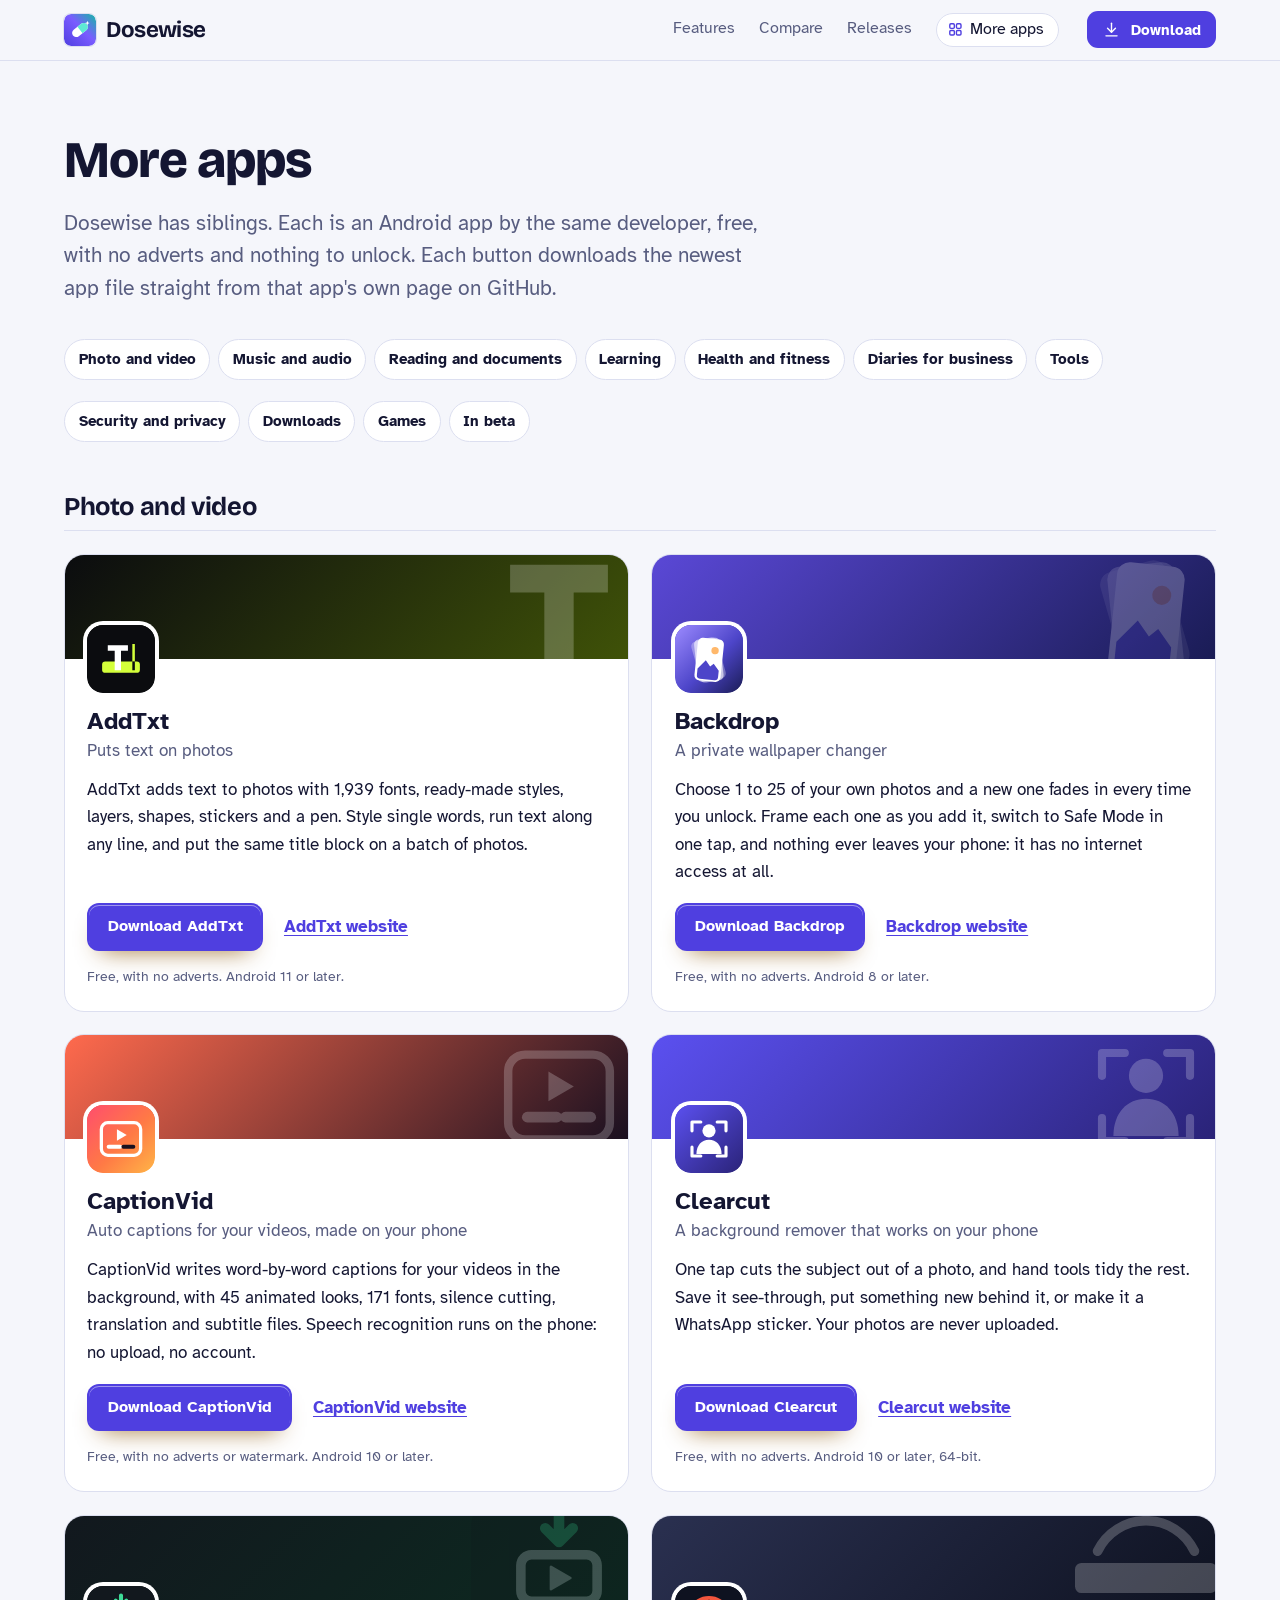
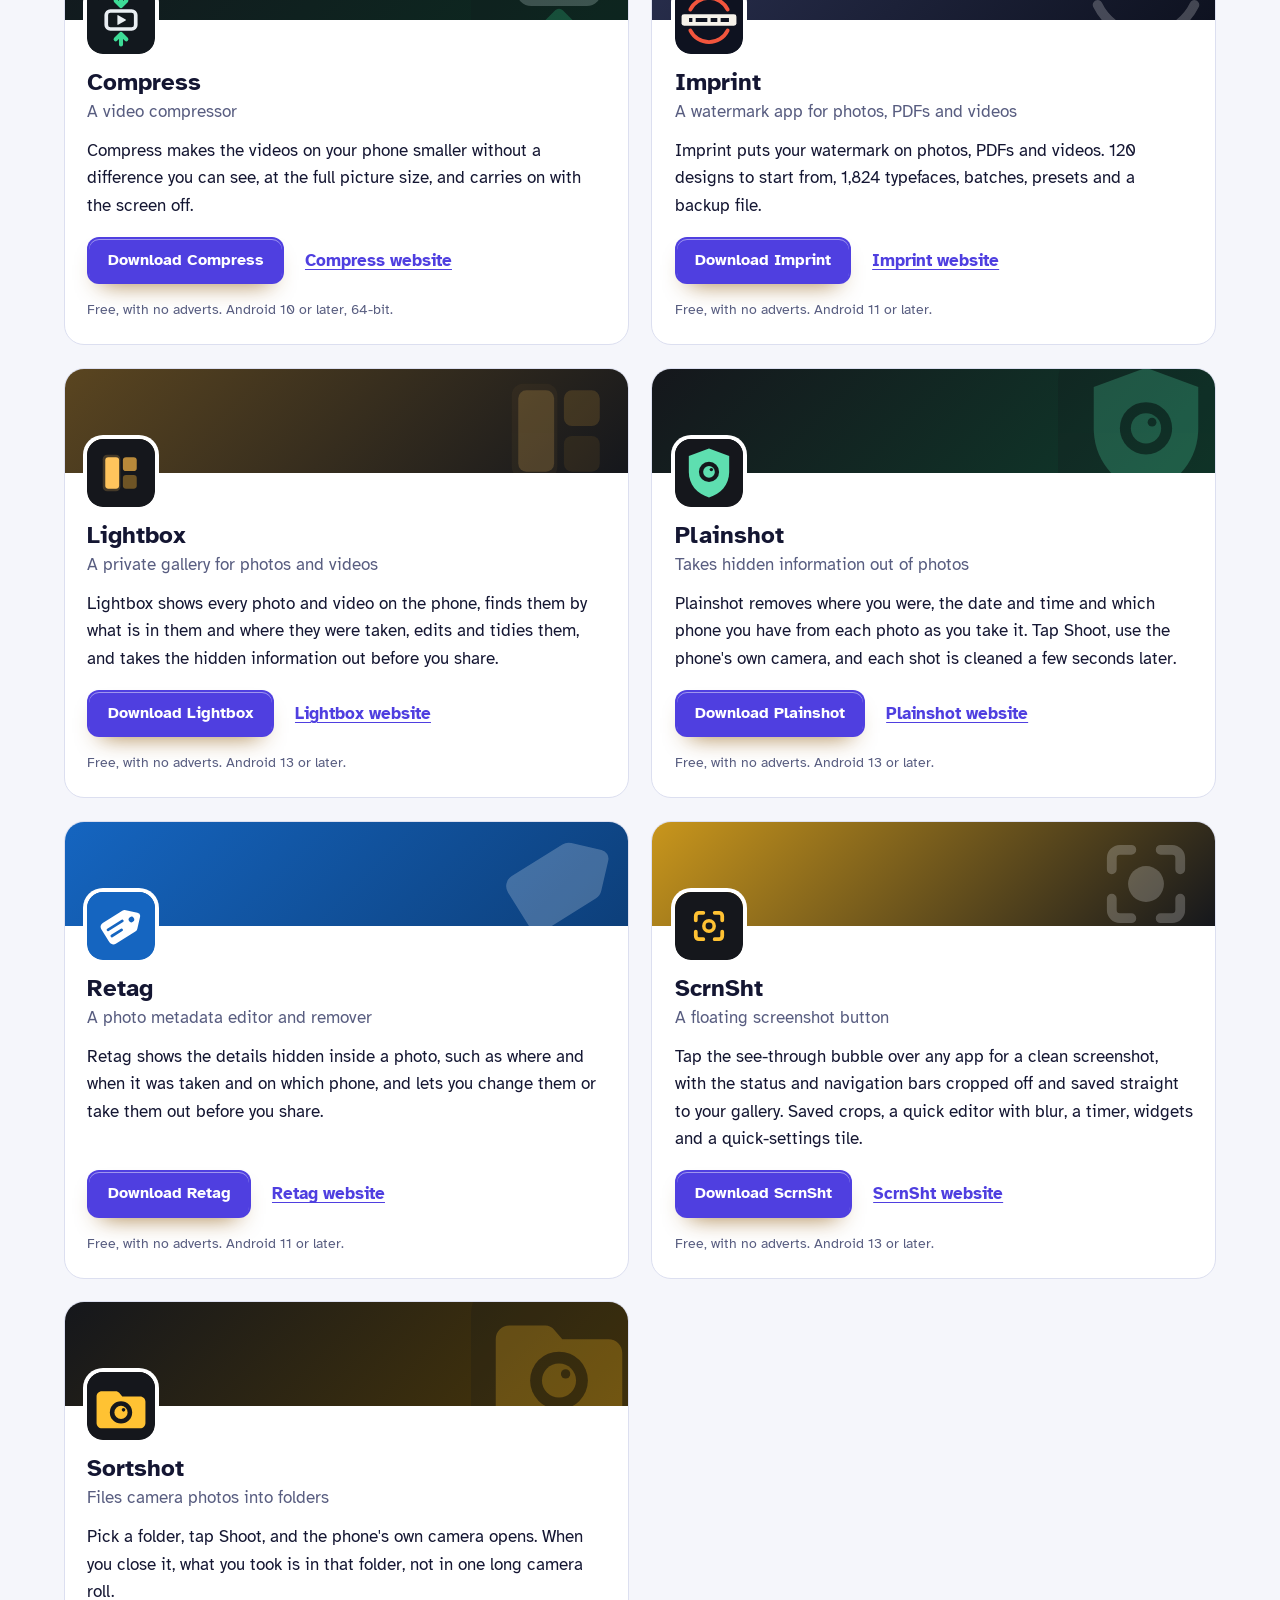
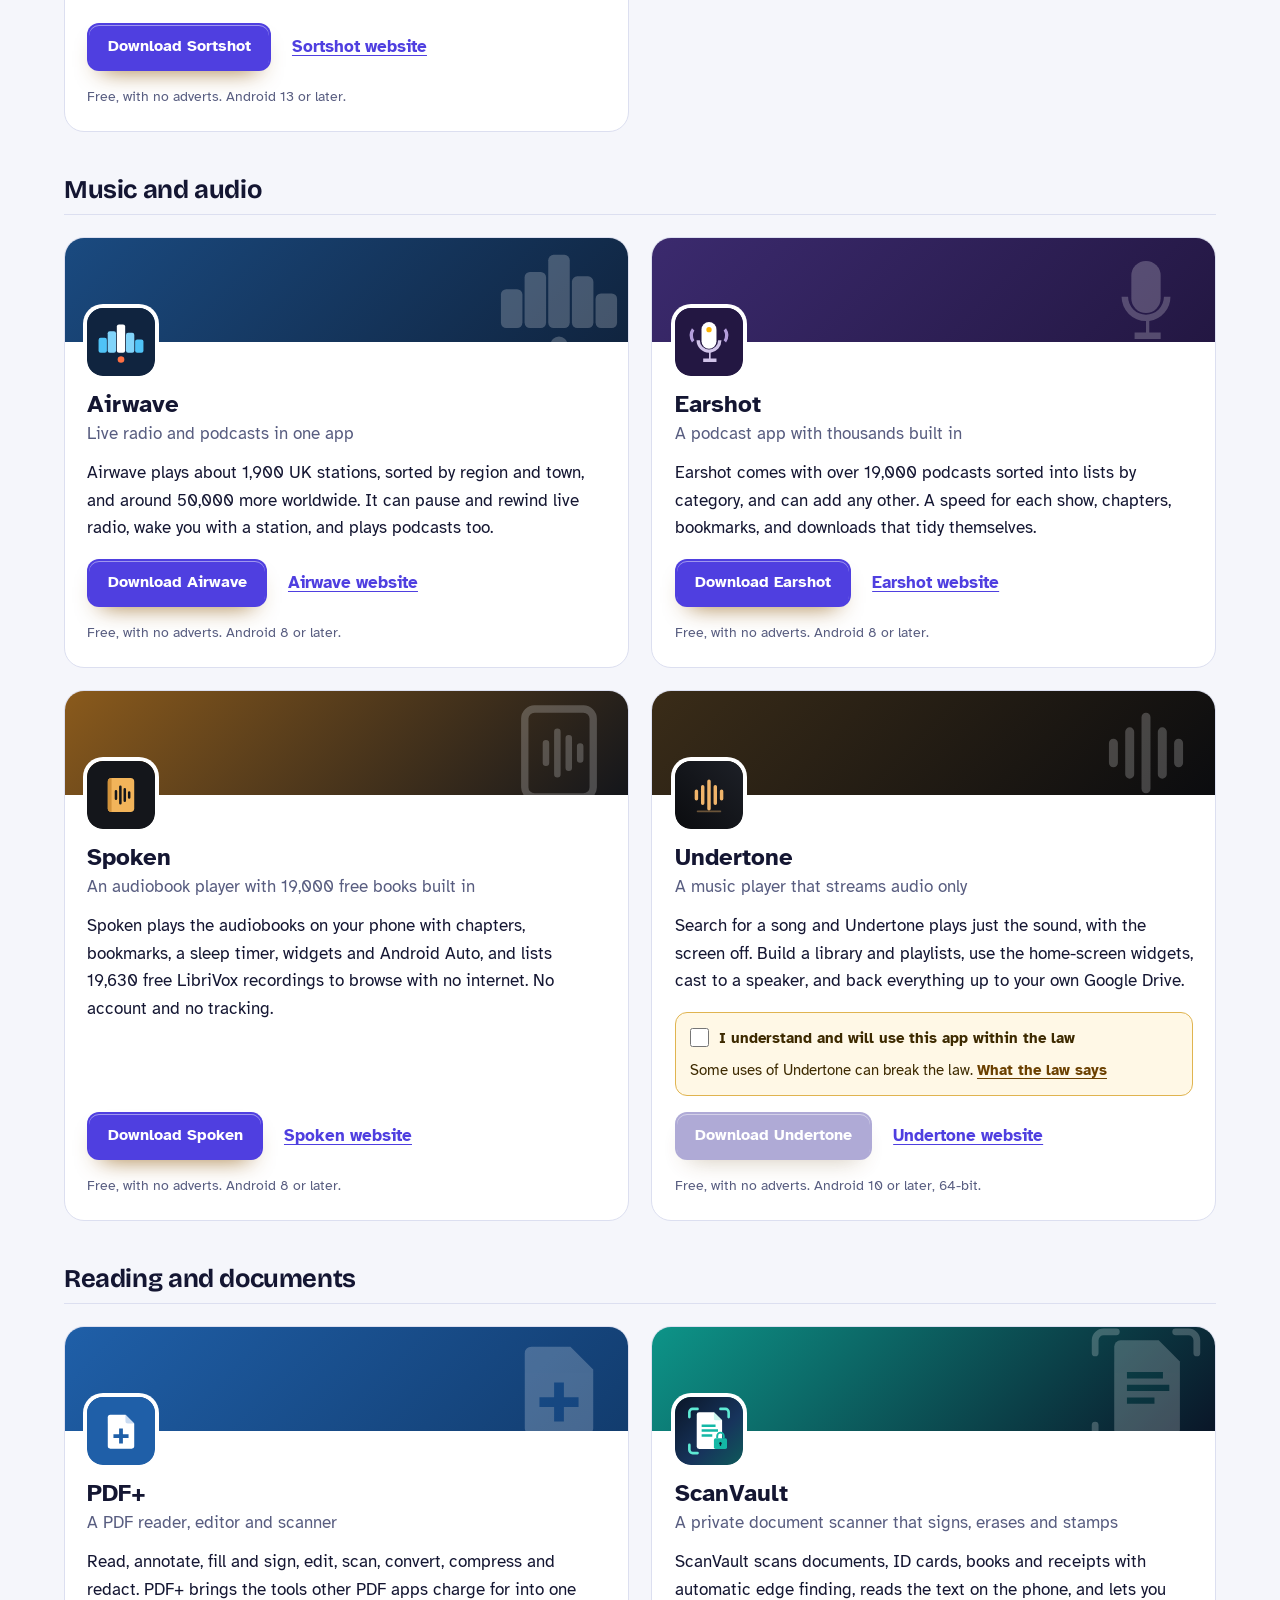
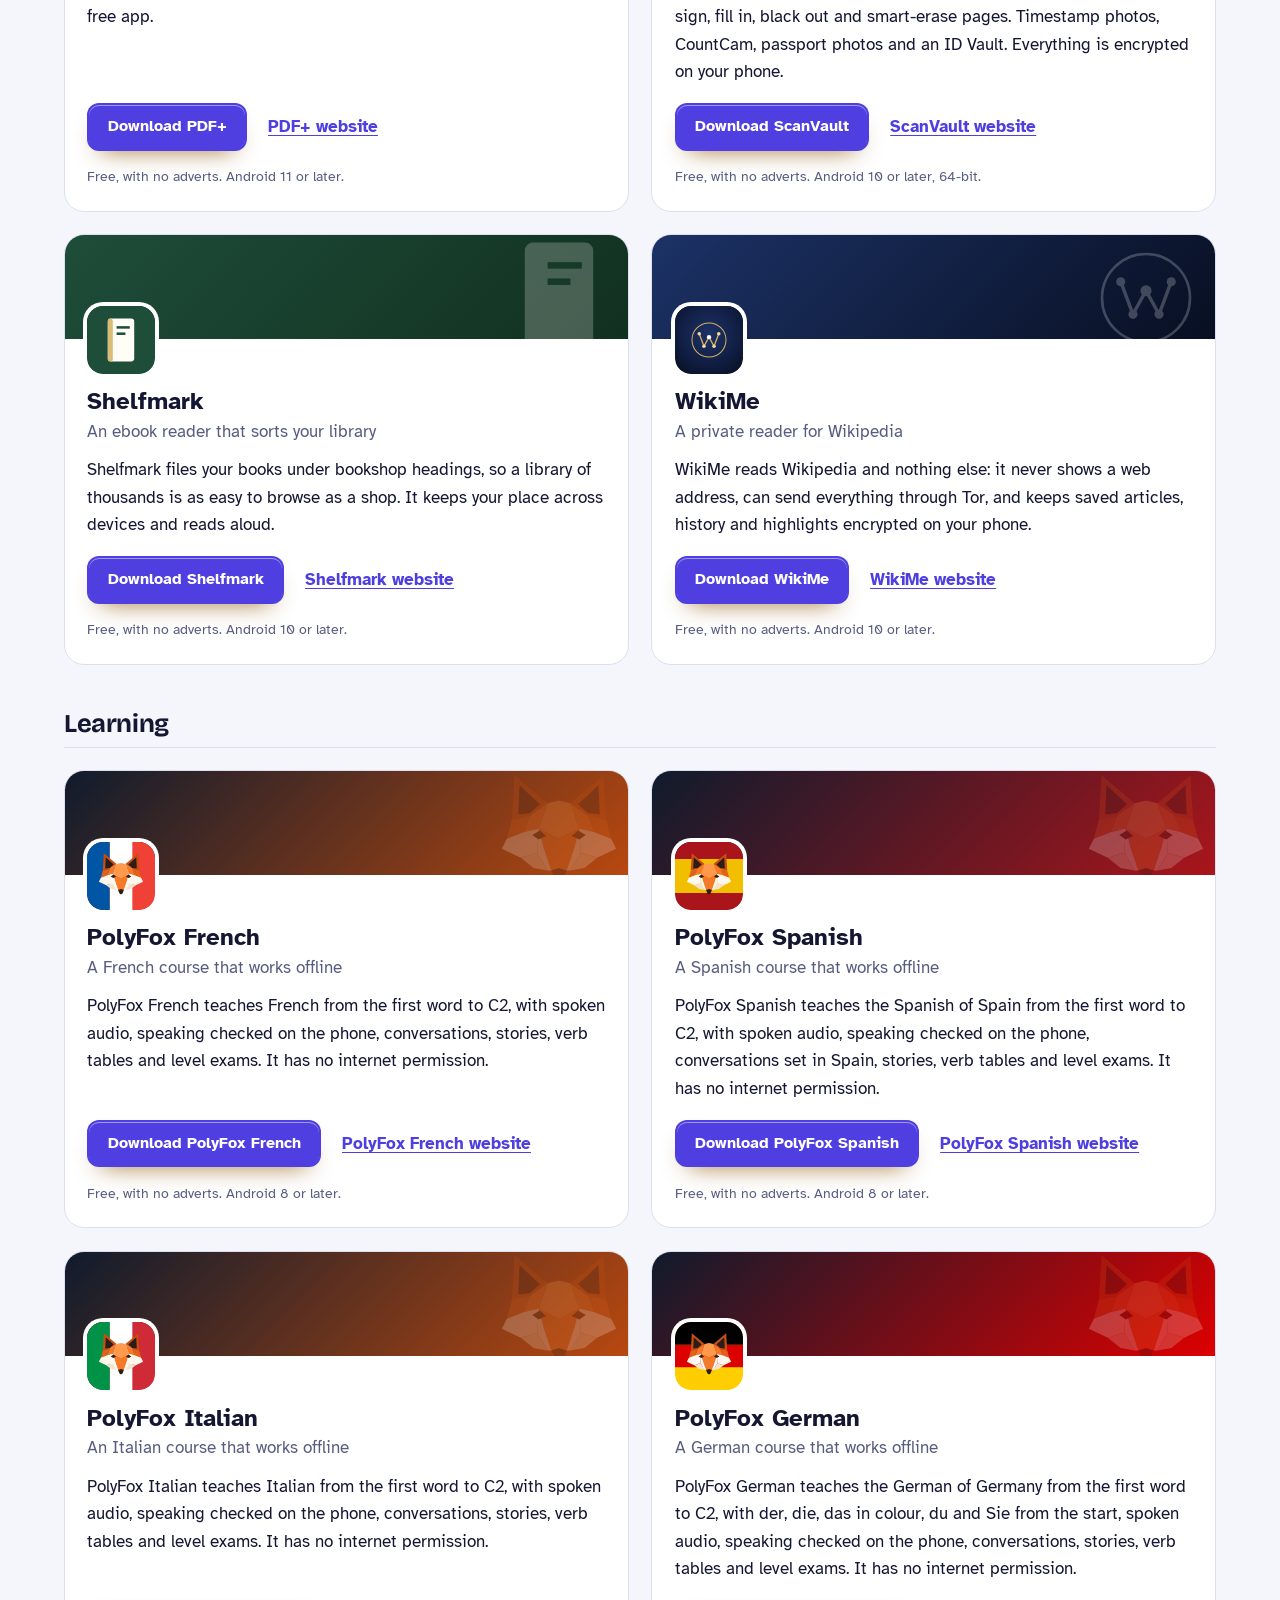
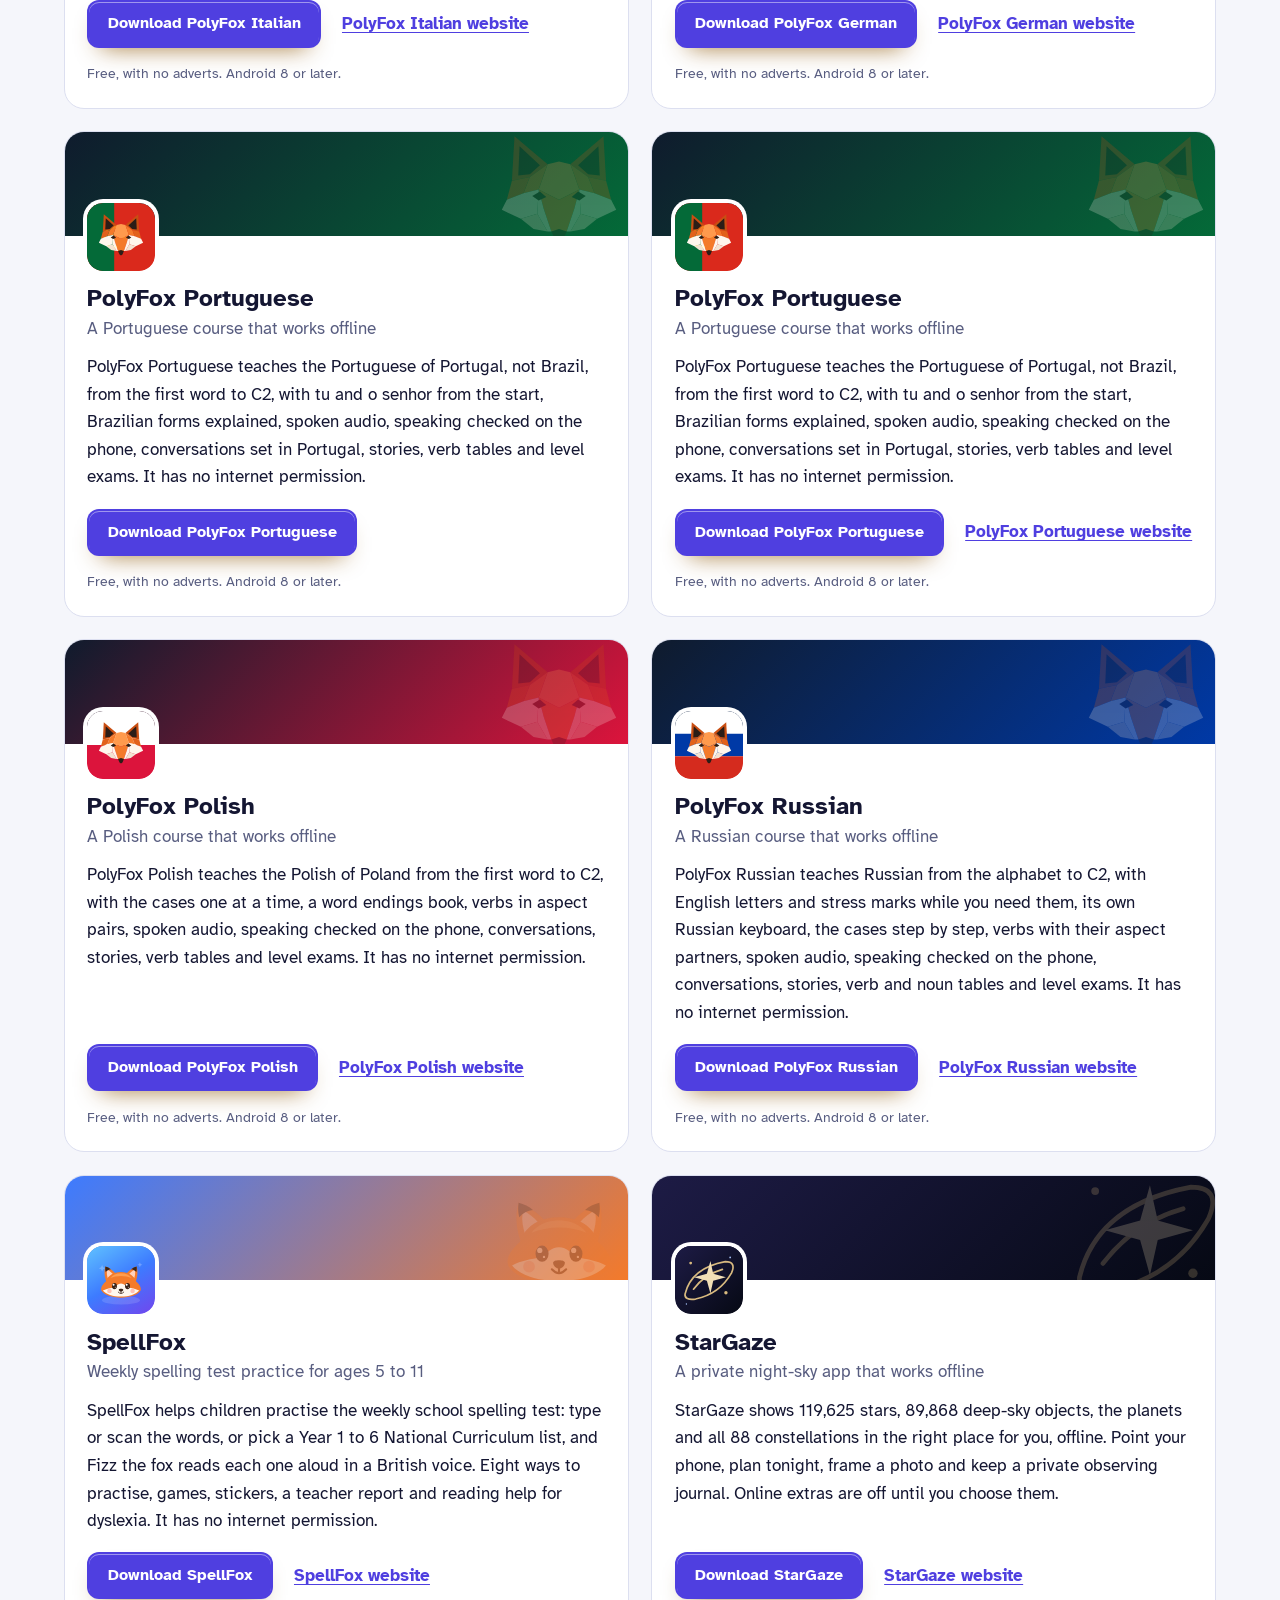
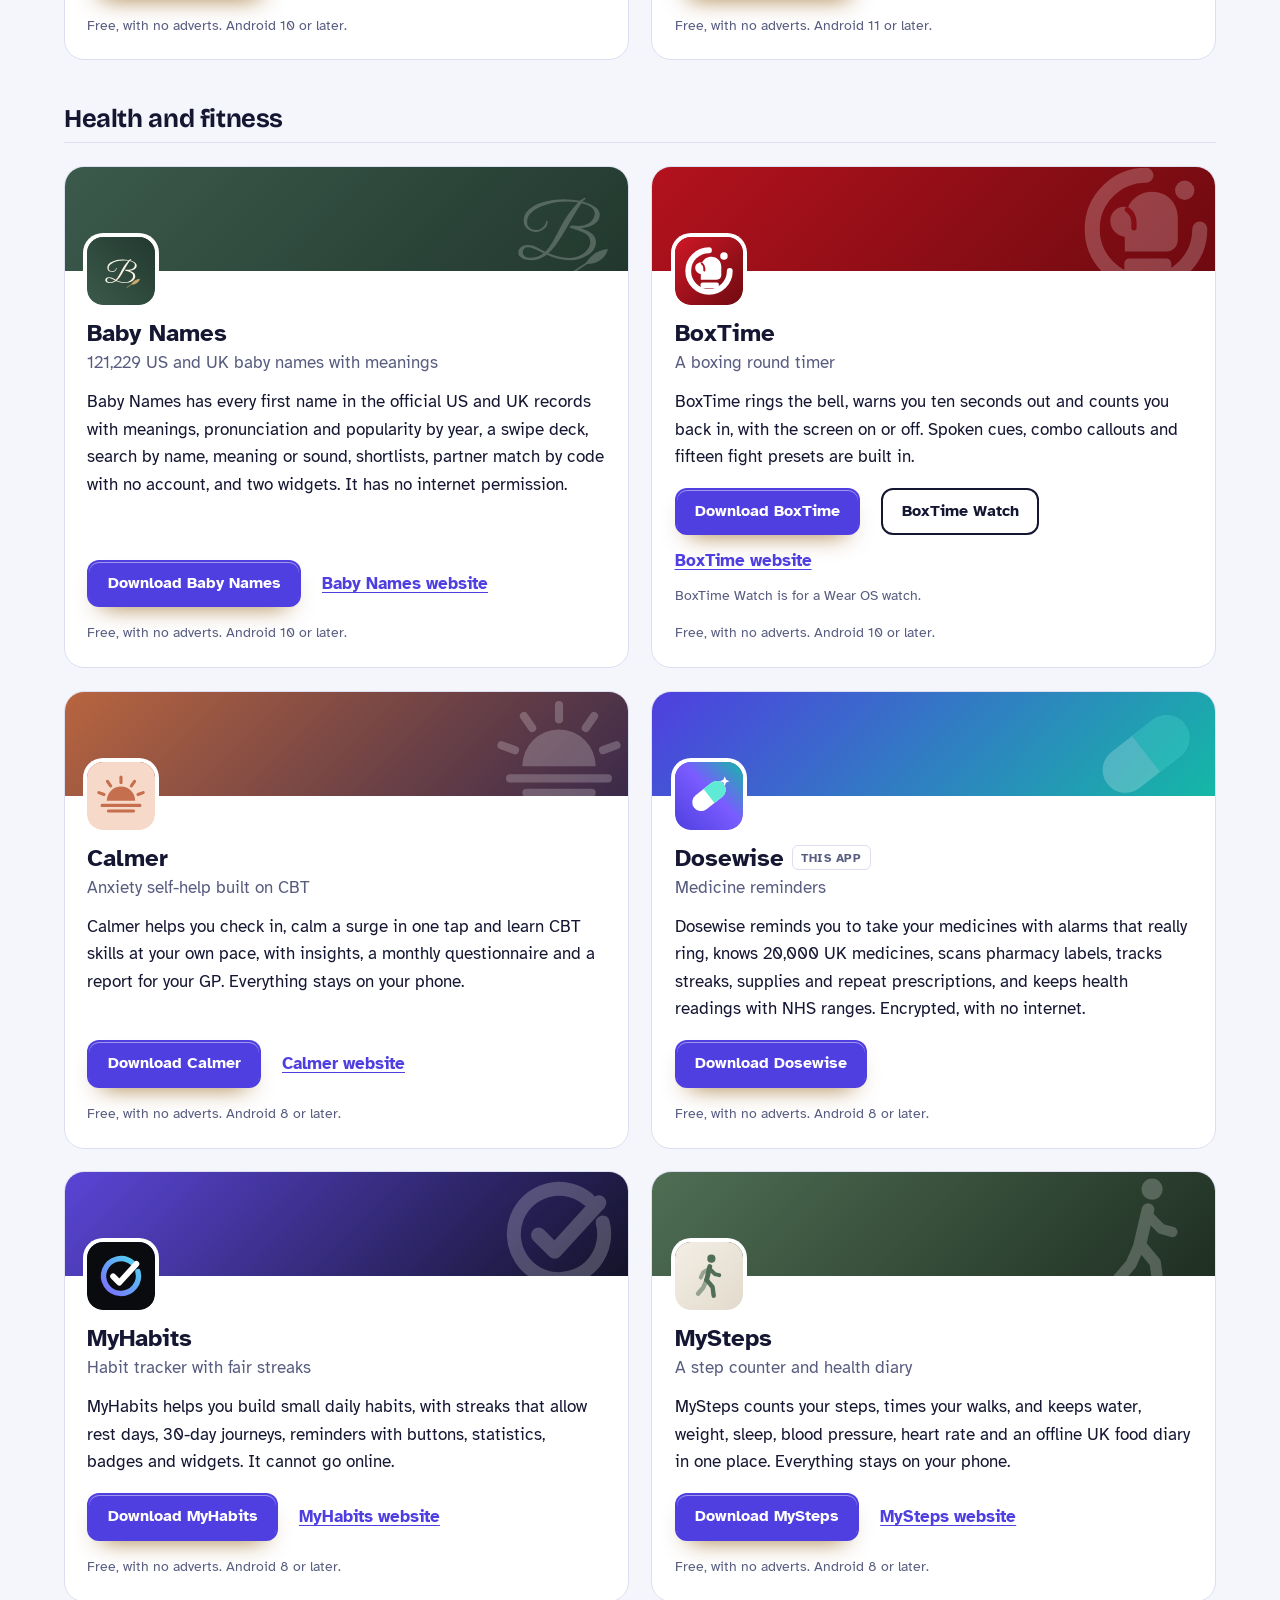
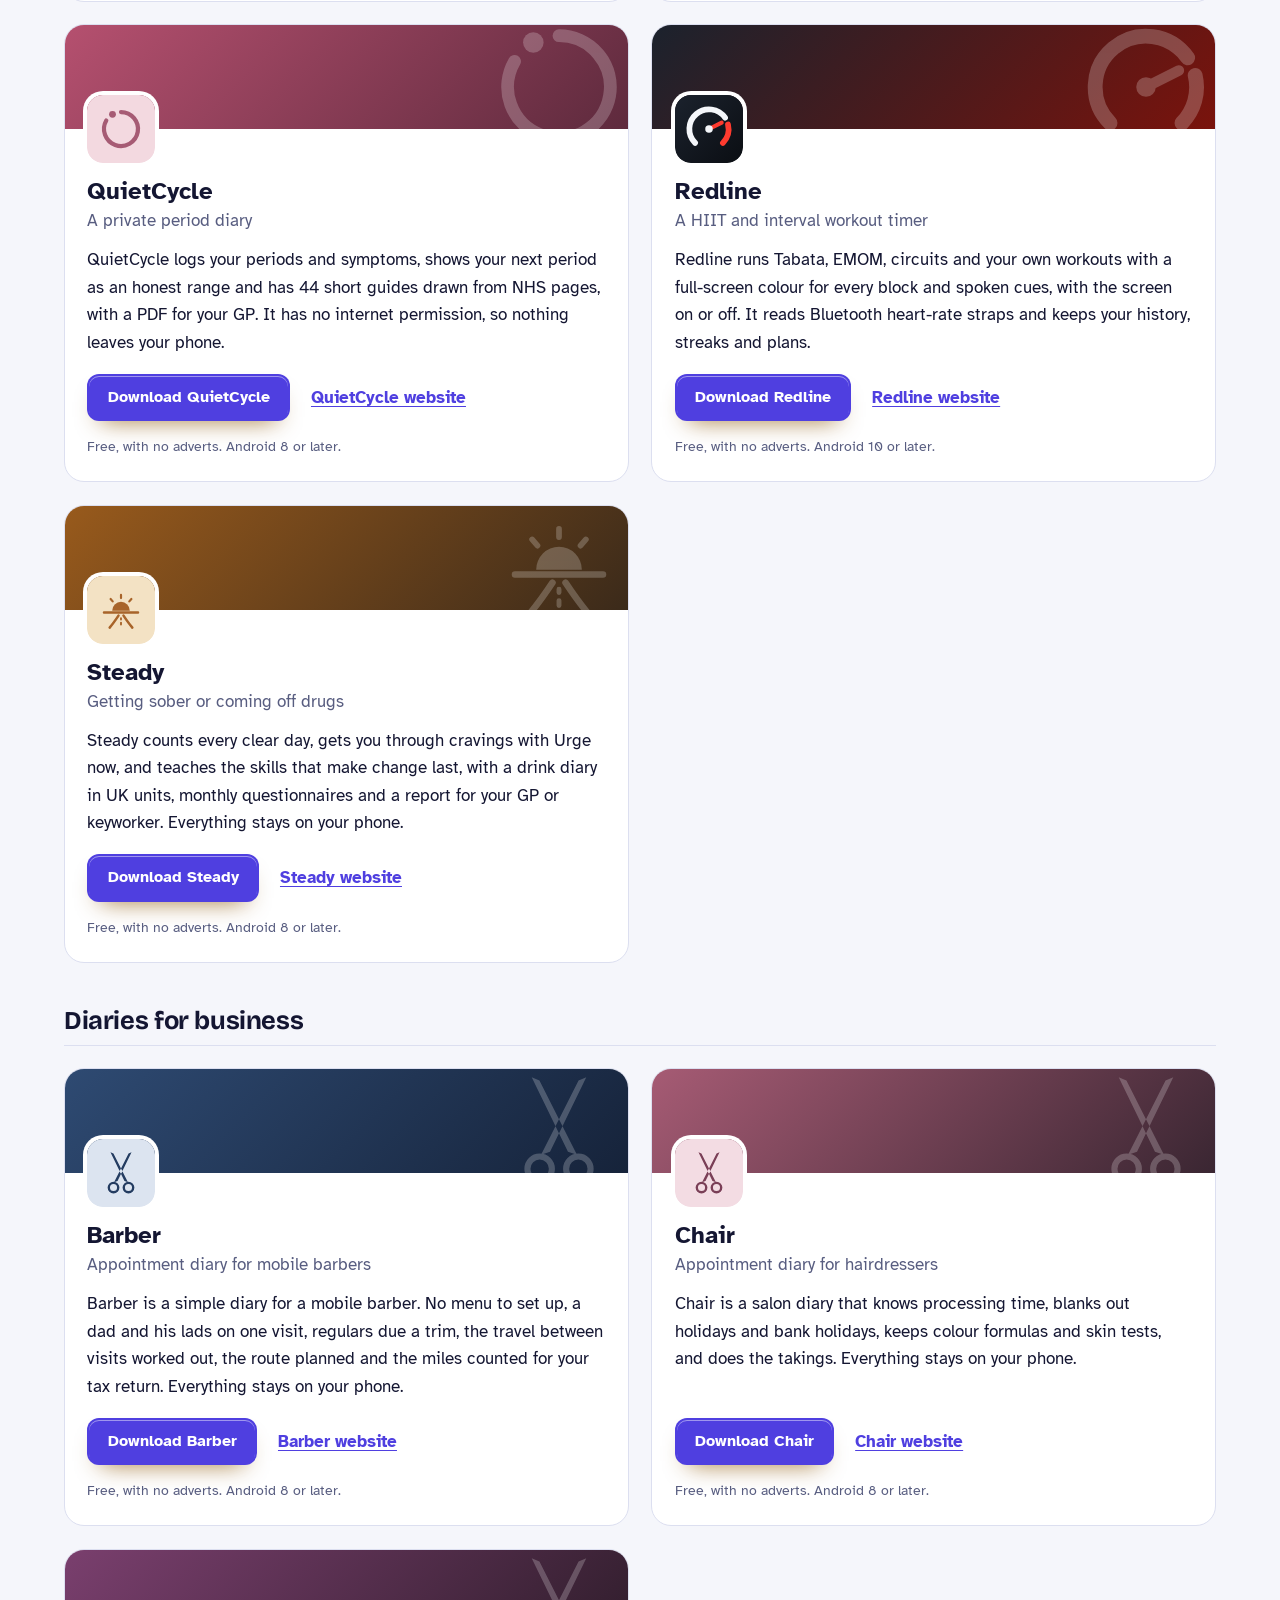
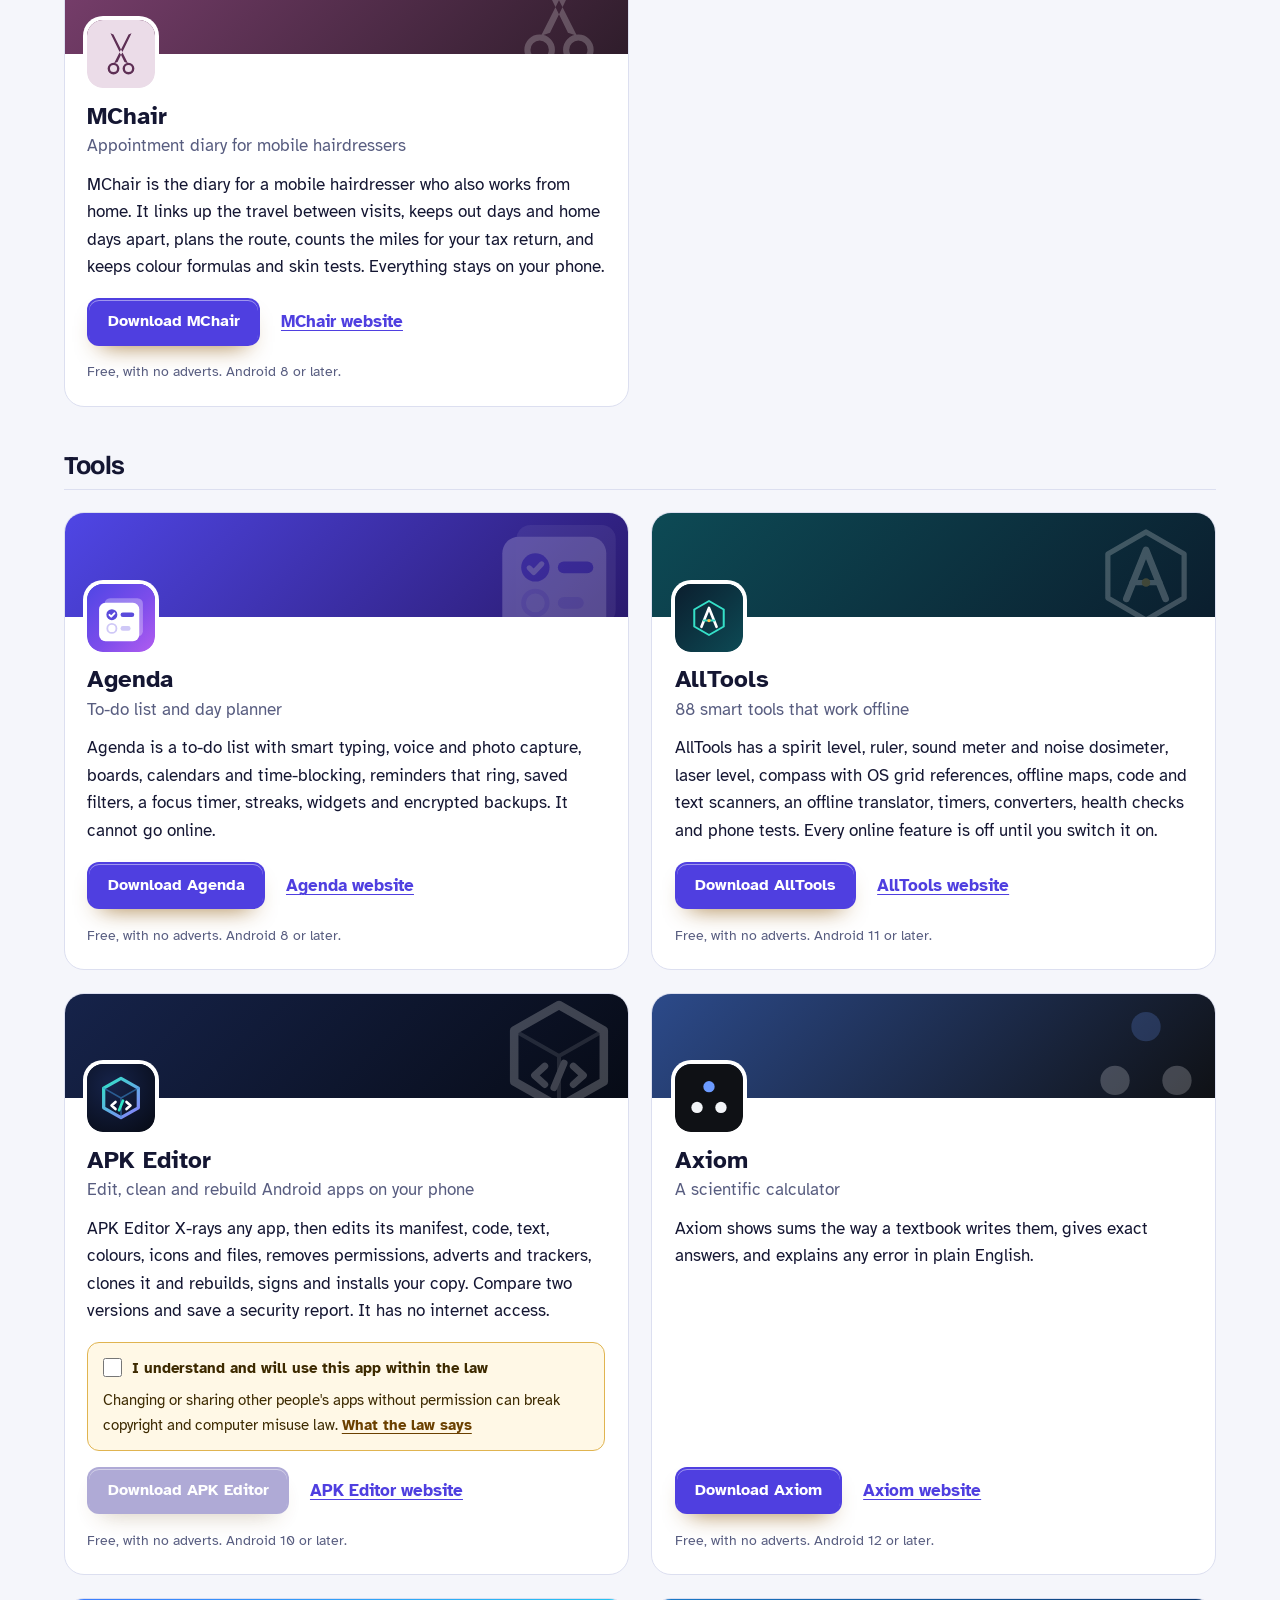
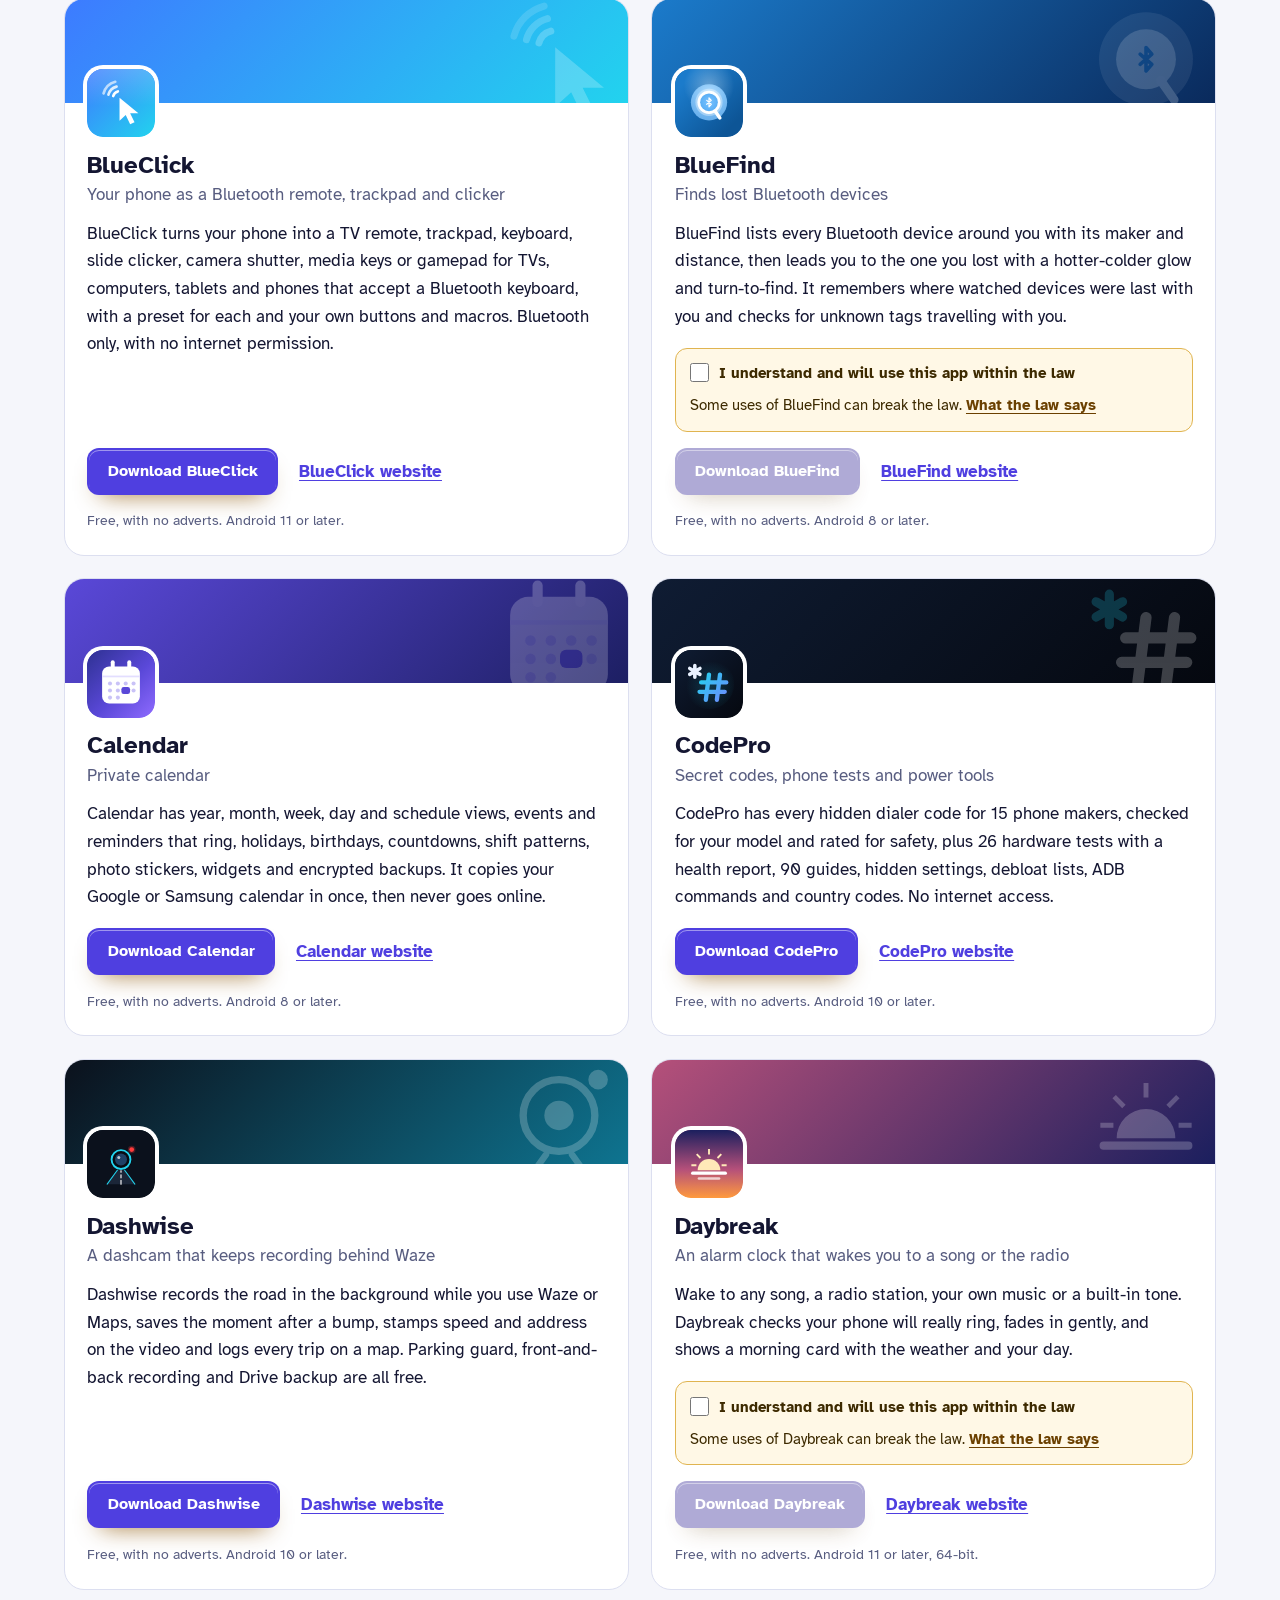
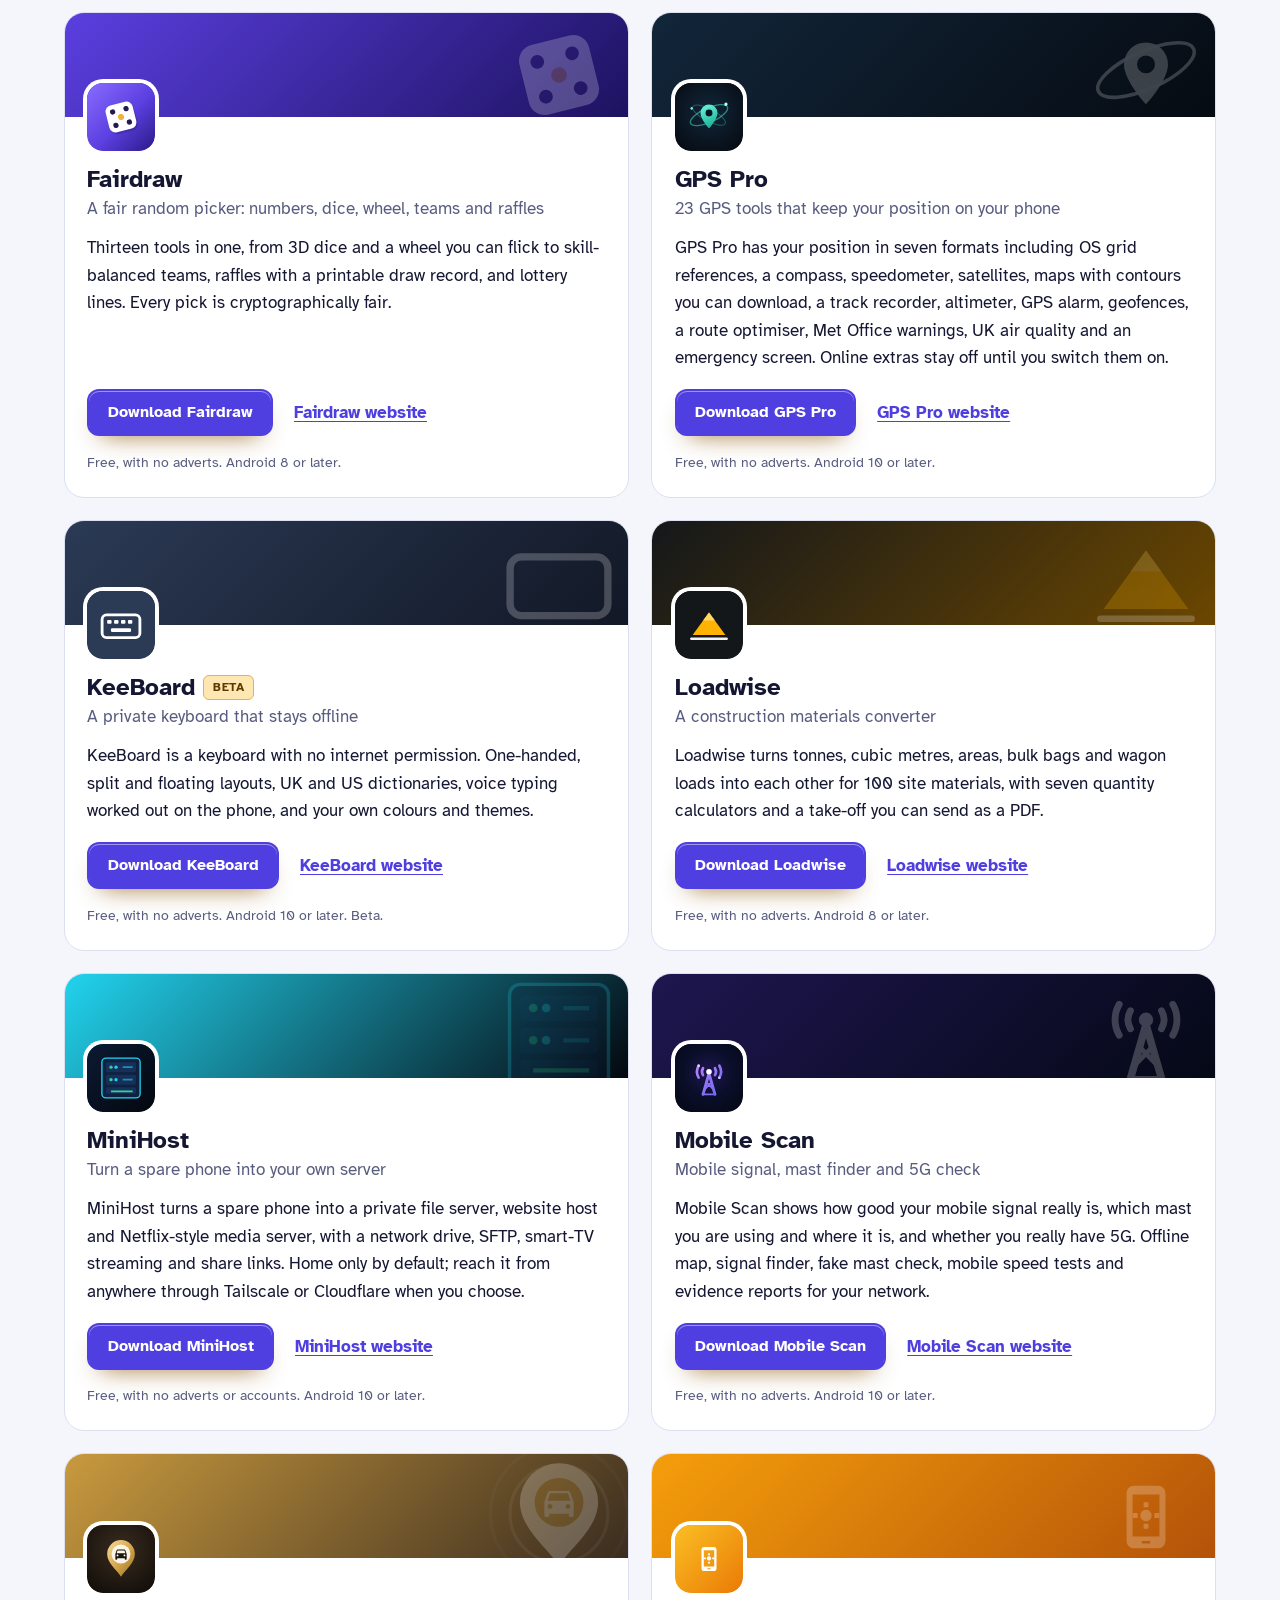
<file: more-apps.html>
<!DOCTYPE html>
<html lang="en-GB">
<head>
<meta charset="utf-8">
<meta name="viewport" content="width=device-width, initial-scale=1">
<title>More apps from the maker of Dosewise</title>
<meta name="description" content="All 99 free Android apps from the maker of Dosewise, in one list by category, each with its download and a link to its website.">
<meta name="author" content="Jonathan Jackson">
<link rel="canonical" href="https://customgpter.github.io/dosewise/more-apps.html">
<meta name="theme-color" content="#f5f6fb" media="(prefers-color-scheme: light)">
<meta name="theme-color" content="#0b0d1e" media="(prefers-color-scheme: dark)">
<meta property="og:type" content="website">
<meta property="og:site_name" content="Dosewise">
<meta property="og:title" content="More apps from the maker of Dosewise">
<meta property="og:description" content="All 99 free Android apps from the maker of Dosewise, in one list by category, each with its download and a link to its website.">
<meta property="og:url" content="https://customgpter.github.io/dosewise/more-apps.html">
<meta property="og:image" content="https://customgpter.github.io/dosewise/assets/og.png">
<meta property="og:image:width" content="1200">
<meta property="og:image:height" content="630">
<meta property="og:image:alt" content="Dosewise's Today screen with the day's ring and doses by time">
<meta property="og:locale" content="en_GB">
<meta name="twitter:card" content="summary_large_image">
<link rel="icon" href="./assets/favicon.svg" type="image/svg+xml">
<link rel="apple-touch-icon" href="./assets/apple-touch-icon.png">
<link rel="preload" href="./assets/fonts/bricolage-grotesque-latin.woff2" as="font" type="font/woff2" crossorigin>
<link rel="preload" href="./assets/fonts/atkinson-hyperlegible-latin-400-normal.woff2" as="font" type="font/woff2" crossorigin>
<link rel="stylesheet" href="./assets/site.css?v=1">
<link rel="stylesheet" href="./assets/house.css?v=1">
<script type="application/ld+json">{"@context":"https://schema.org","@type":"ItemList","name":"Apps from the maker of Dosewise","url":"https://customgpter.github.io/dosewise/more-apps.html","itemListElement":[{"@type":"ListItem","position":1,"name":"AddTxt","url":"https://customgpter.github.io/addtxt/"},{"@type":"ListItem","position":2,"name":"Backdrop","url":"https://customgpter.github.io/backdrop/"},{"@type":"ListItem","position":3,"name":"CaptionVid","url":"https://customgpter.github.io/captionvid/"},{"@type":"ListItem","position":4,"name":"Clearcut","url":"https://customgpter.github.io/clearcut/"},{"@type":"ListItem","position":5,"name":"Compress","url":"https://customgpter.github.io/compress/"},{"@type":"ListItem","position":6,"name":"Imprint","url":"https://customgpter.github.io/imprint/"},{"@type":"ListItem","position":7,"name":"Lightbox","url":"https://customgpter.github.io/lightbox/"},{"@type":"ListItem","position":8,"name":"Plainshot","url":"https://customgpter.github.io/plainshot/"},{"@type":"ListItem","position":9,"name":"Retag","url":"https://customgpter.github.io/retag/"},{"@type":"ListItem","position":10,"name":"ScrnSht","url":"https://customgpter.github.io/scrnsht/"},{"@type":"ListItem","position":11,"name":"Sortshot","url":"https://customgpter.github.io/sortshot/"},{"@type":"ListItem","position":12,"name":"Airwave","url":"https://customgpter.github.io/airwave/"},{"@type":"ListItem","position":13,"name":"Earshot","url":"https://customgpter.github.io/earshot/"},{"@type":"ListItem","position":14,"name":"Spoken","url":"https://customgpter.github.io/spoken/"},{"@type":"ListItem","position":15,"name":"Undertone","url":"https://customgpter.github.io/undertone/"},{"@type":"ListItem","position":16,"name":"PDF+","url":"https://customgpter.github.io/pdfplus/"},{"@type":"ListItem","position":17,"name":"ScanVault","url":"https://customgpter.github.io/scanvault/"},{"@type":"ListItem","position":18,"name":"Shelfmark","url":"https://customgpter.github.io/shelfmark/"},{"@type":"ListItem","position":19,"name":"WikiMe","url":"https://customgpter.github.io/wikime/"},{"@type":"ListItem","position":20,"name":"PolyFox French","url":"https://customgpter.github.io/polyfox/"},{"@type":"ListItem","position":21,"name":"PolyFox German","url":"https://customgpter.github.io/polyfox-german/"},{"@type":"ListItem","position":22,"name":"PolyFox Portuguese","url":"https://customgpter.github.io/polyfox-portuguese/"},{"@type":"ListItem","position":23,"name":"PolyFox Polish","url":"https://customgpter.github.io/polyfox-polish/"},{"@type":"ListItem","position":24,"name":"PolyFox Russian","url":"https://customgpter.github.io/polyfox-russian/"},{"@type":"ListItem","position":25,"name":"SpellFox","url":"https://customgpter.github.io/spellfox/"},{"@type":"ListItem","position":26,"name":"StarGaze","url":"https://customgpter.github.io/stargaze/"},{"@type":"ListItem","position":27,"name":"Baby Names","url":"https://customgpter.github.io/babynames/"},{"@type":"ListItem","position":28,"name":"BoxTime","url":"https://customgpter.github.io/boxtime/"},{"@type":"ListItem","position":29,"name":"Calmer","url":"https://customgpter.github.io/calmer/"},{"@type":"ListItem","position":30,"name":"Dosewise","url":"https://customgpter.github.io/dosewise/"},{"@type":"ListItem","position":31,"name":"MyHabits","url":"https://customgpter.github.io/myhabits/"},{"@type":"ListItem","position":32,"name":"MySteps","url":"https://customgpter.github.io/mysteps/"},{"@type":"ListItem","position":33,"name":"QuietCycle","url":"https://customgpter.github.io/quietcycle/"},{"@type":"ListItem","position":34,"name":"Redline","url":"https://customgpter.github.io/redline/"},{"@type":"ListItem","position":35,"name":"Steady","url":"https://customgpter.github.io/steady/"},{"@type":"ListItem","position":36,"name":"Barber","url":"https://customgpter.github.io/barber/"},{"@type":"ListItem","position":37,"name":"Chair","url":"https://customgpter.github.io/chair/"},{"@type":"ListItem","position":38,"name":"MChair","url":"https://customgpter.github.io/mchair/"},{"@type":"ListItem","position":39,"name":"Agenda","url":"https://customgpter.github.io/agenda/"},{"@type":"ListItem","position":40,"name":"AllTools","url":"https://customgpter.github.io/alltools/"},{"@type":"ListItem","position":41,"name":"APK Editor","url":"https://customgpter.github.io/apkeditor/"},{"@type":"ListItem","position":42,"name":"Axiom","url":"https://customgpter.github.io/axiom/"},{"@type":"ListItem","position":43,"name":"BlueClick","url":"https://customgpter.github.io/blueclick/"},{"@type":"ListItem","position":44,"name":"BlueFind","url":"https://customgpter.github.io/bluefind/"},{"@type":"ListItem","position":45,"name":"Calendar","url":"https://customgpter.github.io/calendar/"},{"@type":"ListItem","position":46,"name":"CodePro","url":"https://customgpter.github.io/codepro/"},{"@type":"ListItem","position":47,"name":"Dashwise","url":"https://customgpter.github.io/dashwise/"},{"@type":"ListItem","position":48,"name":"Daybreak","url":"https://customgpter.github.io/daybreak/"},{"@type":"ListItem","position":49,"name":"Fairdraw","url":"https://customgpter.github.io/fairdraw/"},{"@type":"ListItem","position":50,"name":"GPS Pro","url":"https://customgpter.github.io/gpspro/"},{"@type":"ListItem","position":51,"name":"KeeBoard","url":"https://customgpter.github.io/keeboard/"},{"@type":"ListItem","position":52,"name":"Loadwise","url":"https://customgpter.github.io/loadwise/"},{"@type":"ListItem","position":53,"name":"MiniHost","url":"https://customgpter.github.io/minihost/"},{"@type":"ListItem","position":54,"name":"Mobile Scan","url":"https://customgpter.github.io/mobilescan/"},{"@type":"ListItem","position":55,"name":"Parkwise","url":"https://customgpter.github.io/parkwise/"},{"@type":"ListItem","position":56,"name":"Pocketmind","url":"https://customgpter.github.io/pocketmind/"},{"@type":"ListItem","position":57,"name":"Refine","url":"https://customgpter.github.io/refine/"},{"@type":"ListItem","position":58,"name":"Shiftwise","url":"https://customgpter.github.io/shiftwise/"},{"@type":"ListItem","position":59,"name":"SimpleCalc","url":"https://customgpter.github.io/simplecalc/"},{"@type":"ListItem","position":60,"name":"Skyline","url":"https://customgpter.github.io/skyline/"},{"@type":"ListItem","position":61,"name":"Slipway","url":"https://customgpter.github.io/slipway/"},{"@type":"ListItem","position":62,"name":"Tagger","url":"https://customgpter.github.io/tagger/"},{"@type":"ListItem","position":63,"name":"TotalClean","url":"https://customgpter.github.io/totalclean/"},{"@type":"ListItem","position":64,"name":"TVLink","url":"https://customgpter.github.io/tvlink/"},{"@type":"ListItem","position":65,"name":"Unbox","url":"https://customgpter.github.io/unbox/"},{"@type":"ListItem","position":66,"name":"WhatsKeep","url":"https://customgpter.github.io/whatskeep/"},{"@type":"ListItem","position":67,"name":"WiFi Scan","url":"https://customgpter.github.io/wifiscan/"},{"@type":"ListItem","position":68,"name":"Auditly","url":"https://customgpter.github.io/auditly/"},{"@type":"ListItem","position":69,"name":"Backchannel","url":"https://customgpter.github.io/backchannel/"},{"@type":"ListItem","position":70,"name":"ENotes","url":"https://customgpter.github.io/enotes/"},{"@type":"ListItem","position":71,"name":"FindMe","url":"https://customgpter.github.io/findme/"},{"@type":"ListItem","position":72,"name":"iLock","url":"https://customgpter.github.io/ilock/"},{"@type":"ListItem","position":73,"name":"ImSafe","url":"https://customgpter.github.io/imsafe/"},{"@type":"ListItem","position":74,"name":"IShred","url":"https://customgpter.github.io/ishred/"},{"@type":"ListItem","position":75,"name":"LockBox","url":"https://customgpter.github.io/lockbox/"},{"@type":"ListItem","position":76,"name":"PassVault","url":"https://customgpter.github.io/passvault/"},{"@type":"ListItem","position":77,"name":"SpyFind","url":"https://customgpter.github.io/spyfind/"},{"@type":"ListItem","position":78,"name":"TextWipe","url":"https://customgpter.github.io/textwipe/"},{"@type":"ListItem","position":79,"name":"Tracewire","url":"https://customgpter.github.io/tracewire/"},{"@type":"ListItem","position":80,"name":"Vigil","url":"https://customgpter.github.io/vigil/"},{"@type":"ListItem","position":81,"name":"Grab","url":"https://customgpter.github.io/grab/"},{"@type":"ListItem","position":82,"name":"Swarm","url":"https://customgpter.github.io/swarm/"},{"@type":"ListItem","position":83,"name":"Plane Games","url":"https://customgpter.github.io/plane-games/"},{"@type":"ListItem","position":84,"name":"Ninefold","url":"https://customgpter.github.io/ninefold/"},{"@type":"ListItem","position":85,"name":"Cubewise","url":"https://customgpter.github.io/cubewise/"},{"@type":"ListItem","position":86,"name":"Tilewise","url":"https://customgpter.github.io/tilewise/"},{"@type":"ListItem","position":87,"name":"Letterwise","url":"https://customgpter.github.io/letterwise/"},{"@type":"ListItem","position":88,"name":"Kingside","url":"https://customgpter.github.io/kingside/"},{"@type":"ListItem","position":89,"name":"Deckhand","url":"https://customgpter.github.io/deckhand/"},{"@type":"ListItem","position":90,"name":"SNESForge","url":"https://customgpter.github.io/snesforge/"},{"@type":"ListItem","position":91,"name":"Fame Boy","url":"https://customgpter.github.io/fameboy/"},{"@type":"ListItem","position":92,"name":"PSPPro","url":"https://customgpter.github.io/psppro/"},{"@type":"ListItem","position":93,"name":"MegaGen","url":"https://customgpter.github.io/megagen/"},{"@type":"ListItem","position":94,"name":"QVR","url":"https://customgpter.github.io/qvr/"},{"@type":"ListItem","position":95,"name":"QVR Watch","url":"https://customgpter.github.io/qvr-watch/"},{"@type":"ListItem","position":96,"name":"QVRLite","url":"https://customgpter.github.io/qvrlite/"},{"@type":"ListItem","position":97,"name":"Onionz","url":"https://customgpter.github.io/onionz/"},{"@type":"ListItem","position":98,"name":"OnionzWeb","url":"https://customgpter.github.io/onionzweb/"}]}</script>
<link rel="stylesheet" href="./assets/apps-list.css?v=1">
<script src="./assets/apps-list.js?v=1" defer></script>
</head>
<body>
<a class="skip" href="#main">Skip to content</a>
<header class="masthead">
<div class="wrap">
<a class="brand" href="./" aria-label="Dosewise home"><svg viewBox="0 0 108 108" aria-hidden="true"><defs><linearGradient id="dw-g" x1="0" y1="1" x2="1" y2="0"><stop offset="0" stop-color="#4f3fe0"/><stop offset=".55" stop-color="#7a5cff"/><stop offset="1" stop-color="#14b8a6"/></linearGradient></defs><rect width="108" height="108" rx="24" fill="url(#dw-g)"/><g transform="rotate(-38 54 54)"><rect x="24" y="40" width="60" height="28" rx="14" fill="#fff"/><path d="M54 40h16a14 14 0 0 1 0 28H54z" fill="#5eead4"/></g><path d="M79 23l2.2 5.3 5.3 2.2-5.3 2.2L79 38l-2.2-5.3-5.3-2.2 5.3-2.2z" fill="#fff"/></svg><span>Dosewise</span></a>
<nav aria-label="Main"><ul><li><a href="./#features">Features</a></li><li><a href="./compare.html">Compare</a></li><li><a href="./releases.html">Releases</a></li><li><a class="more-apps" href="./more-apps.html"><svg class="ico" viewBox="0 0 24 24" aria-hidden="true"><rect x="4" y="4" width="6.5" height="6.5" rx="1.6"/><rect x="13.5" y="4" width="6.5" height="6.5" rx="1.6"/><rect x="4" y="13.5" width="6.5" height="6.5" rx="1.6"/><rect x="13.5" y="13.5" width="6.5" height="6.5" rx="1.6"/></svg>More apps</a></li></ul></nav>
<a class="button small" href="https://github.com/CustomGPTer/dosewise/releases/latest/download/Dosewise.apk"><svg class="ico" viewBox="0 0 24 24" aria-hidden="true"><path d="M12 4v11"/><path d="M7 10.5l5 5 5-5"/><path d="M5 20h14"/></svg>Download</a>
</div>
</header>
<main id="main" class="doc">
<div class="wrap">
<div class="measure">
<h1>More apps</h1>
<p class="lede">Dosewise has siblings. Each is an Android app by the same developer, free, with no adverts and nothing to unlock. Each button downloads the newest app file straight from that app's own page on GitHub.</p>
</div>
<!-- apps:start -->
<nav class="mapps-jump" aria-label="App groups"><ul><li><a href="#apps-photo">Photo and video</a></li><li><a href="#apps-audio">Music and audio</a></li><li><a href="#apps-reading">Reading and documents</a></li><li><a href="#apps-learning">Learning</a></li><li><a href="#apps-health">Health and fitness</a></li><li><a href="#apps-diaries">Diaries for business</a></li><li><a href="#apps-tools">Tools</a></li><li><a href="#apps-security">Security and privacy</a></li><li><a href="#apps-downloads">Downloads</a></li><li><a href="#apps-games">Games</a></li><li><a href="#apps-testing">In beta</a></li></ul></nav>
<div class="mapps-group" role="group" aria-labelledby="apps-photo"><h2 class="mapps-cat" id="apps-photo">Photo and video</h2>
<ul class="mapps"><li class="mapp" style="--b:#0b0c0f;--b2:#3f5208"><div class="mapp-cover" aria-hidden="true"><svg viewBox="0 0 108 108"><path fill="#fff" d="M24 22h60v17H63v49H45V39H24z"/></svg></div><div class="mapp-body"><svg class="mapp-icon" viewBox="0 0 108 108" aria-hidden="true"><rect width="108" height="108" rx="24" fill="#0b0c0f"/><path fill="#d4ff3a" d="M29 58h50a5 5 0 0 1 5 5v8a5 5 0 0 1-5 5H29a5 5 0 0 1-5-5v-8a5 5 0 0 1 5-5z"/><path fill="#fff" d="M33 32h32v9H54v31H44V41H33z"/><path fill="#d4ff3a" d="M72 30h4v28h-4z"/><path fill="#0b0c0f" d="M72 58h4v14h-4z"/></svg><h3>AddTxt</h3><p class="mapp-kind">Puts text on photos</p><p class="mapp-say">AddTxt adds text to photos with 1,939 fonts, ready-made styles, layers, shapes, stickers and a pen. Style single words, run text along any line, and put the same title block on a batch of photos.</p><p class="mapp-go"><a class="button" href="https://github.com/CustomGPTer/addtxt/releases/latest/download/AddTxt.apk">Download AddTxt</a><a class="mapp-site" href="https://customgpter.github.io/addtxt/">AddTxt website</a></p><p class="mapp-needs">Free, with no adverts. Android 11 or later.</p></div></li>
<li class="mapp" style="--b:#5a48d6;--b2:#1a1c55"><div class="mapp-cover" aria-hidden="true"><svg viewBox="0 0 108 108"><g transform="translate(54 58) scale(1.3) translate(-54 -58)"><rect x="38" y="30" width="32" height="52" rx="6" fill="#fff" fill-opacity=".3" transform="rotate(-16 54 58)"/><rect x="38" y="30" width="32" height="52" rx="6" fill="#fff" fill-opacity=".6" transform="rotate(-6 54 58)"/><g transform="rotate(6 54 58)"><rect x="38" y="30" width="32" height="52" rx="6" fill="#fff"/><path d="M41 68l9-11 6 7 4-4 7 8v8a4 4 0 0 1-4 4H45a4 4 0 0 1-4-4z" fill="#4d45c9"/><circle cx="60" cy="44" r="4.5" fill="#FFB86B"/></g></g></svg></div><div class="mapp-body"><svg class="mapp-icon" viewBox="0 0 108 108" aria-hidden="true"><defs><linearGradient id="i-backdrop-mapp-cc" x1="0" y1="0" x2="1" y2="1"><stop offset="0" stop-color="#9c8bff"/><stop offset=".55" stop-color="#4d45c9"/><stop offset="1" stop-color="#1a1c55"/></linearGradient></defs><rect width="108" height="108" rx="24" fill="url(#i-backdrop-mapp-cc)"/><g transform="translate(54 58) scale(1.3) translate(-54 -58)"><rect x="38" y="30" width="32" height="52" rx="6" fill="#fff" fill-opacity=".3" transform="rotate(-16 54 58)"/><rect x="38" y="30" width="32" height="52" rx="6" fill="#fff" fill-opacity=".6" transform="rotate(-6 54 58)"/><g transform="rotate(6 54 58)"><rect x="38" y="30" width="32" height="52" rx="6" fill="#fff"/><path d="M41 68l9-11 6 7 4-4 7 8v8a4 4 0 0 1-4 4H45a4 4 0 0 1-4-4z" fill="#4d45c9"/><circle cx="60" cy="44" r="4.5" fill="#FFB86B"/></g></g></svg><h3>Backdrop</h3><p class="mapp-kind">A private wallpaper changer</p><p class="mapp-say">Choose 1 to 25 of your own photos and a new one fades in every time you unlock. Frame each one as you add it, switch to Safe Mode in one tap, and nothing ever leaves your phone: it has no internet access at all.</p><p class="mapp-go"><a class="button" href="https://github.com/CustomGPTer/backdrop/releases/latest/download/Backdrop.apk">Download Backdrop</a><a class="mapp-site" href="https://customgpter.github.io/backdrop/">Backdrop website</a></p><p class="mapp-needs">Free, with no adverts. Android 8 or later.</p></div></li>
<li class="mapp" style="--b:#ff6a4d;--b2:#1a1020"><div class="mapp-cover" aria-hidden="true"><svg viewBox="0 0 108 108"><g transform="translate(54 54) scale(1.3) translate(-54 -54)"><path d="M38,34 h32 a8,8 0 0 1 8,8 v24 a8,8 0 0 1 -8,8 h-32 a8,8 0 0 1 -8,-8 v-24 a8,8 0 0 1 8,-8 z" fill="none" stroke="#fff" stroke-width="4"/><path d="M49,42 L61,49 L49,56 Z" fill="#fff"/><path d="M39,61 h14 a2.5,2.5 0 0 1 0,5 h-14 a2.5,2.5 0 0 1 0,-5 z" fill="#fff"/><path d="M57,61 h12 a2.5,2.5 0 0 1 0,5 h-12 a2.5,2.5 0 0 1 0,-5 z" fill="#ffffff"/></g></svg></div><div class="mapp-body"><svg class="mapp-icon" viewBox="0 0 108 108" aria-hidden="true"><defs><linearGradient id="i-captionvid-cvbg" x1="0" y1="0" x2="1" y2="1"><stop offset="0" stop-color="#ff4d6d"/><stop offset=".55" stop-color="#ff7a45"/><stop offset="1" stop-color="#ffb547"/></linearGradient></defs><rect width="108" height="108" rx="24" fill="url(#i-captionvid-cvbg)"/><g transform="translate(54 54) scale(1.3) translate(-54 -54)"><path d="M38,34 h32 a8,8 0 0 1 8,8 v24 a8,8 0 0 1 -8,8 h-32 a8,8 0 0 1 -8,-8 v-24 a8,8 0 0 1 8,-8 z" fill="none" stroke="#fff" stroke-width="4"/><path d="M49,42 L61,49 L49,56 Z" fill="#fff"/><path d="M39,61 h14 a2.5,2.5 0 0 1 0,5 h-14 a2.5,2.5 0 0 1 0,-5 z" fill="#fff"/><path d="M57,61 h12 a2.5,2.5 0 0 1 0,5 h-12 a2.5,2.5 0 0 1 0,-5 z" fill="#1a1020"/></g></svg><h3>CaptionVid</h3><p class="mapp-kind">Auto captions for your videos, made on your phone</p><p class="mapp-say">CaptionVid writes word-by-word captions for your videos in the background, with 45 animated looks, 171 fonts, silence cutting, translation and subtitle files. Speech recognition runs on the phone: no upload, no account.</p><p class="mapp-go"><a class="button" href="https://github.com/CustomGPTer/captionvid/releases/latest/download/CaptionVid.apk">Download CaptionVid</a><a class="mapp-site" href="https://customgpter.github.io/captionvid/">CaptionVid website</a></p><p class="mapp-needs">Free, with no adverts or watermark. Android 10 or later.</p></div></li><li class="mapp" style="--b:#5b50f0;--b2:#2a2378"><div class="mapp-cover" aria-hidden="true"><svg viewBox="0 0 108 108"><circle cx="54" cy="41" r="10.5" fill="#fff"/><path d="M34 78c0-14.5 8.5-23 20-23s20 8.5 20 23z" fill="#fff"/><path d="M27 41V27h14M67 27h14v14M27 67v14h14M67 81h14V67" fill="none" stroke="#fff" stroke-width="5" stroke-linecap="round" stroke-linejoin="round"/></svg></div><div class="mapp-body"><svg class="mapp-icon" viewBox="0 0 108 108" aria-hidden="true"><defs><linearGradient id="i-clearcut-mapp-cc" x1="0" y1="0" x2="1" y2="1"><stop offset="0" stop-color="#5b50f0"/><stop offset="1" stop-color="#2a2378"/></linearGradient></defs><rect width="108" height="108" rx="24" fill="url(#i-clearcut-mapp-cc)"/><circle cx="54" cy="41" r="10.5" fill="#fff"/><path d="M34 78c0-14.5 8.5-23 20-23s20 8.5 20 23z" fill="#fff"/><path d="M27 41V27h14M67 27h14v14M27 67v14h14M67 81h14V67" fill="none" stroke="#fff" stroke-width="5" stroke-linecap="round" stroke-linejoin="round"/></svg><h3>Clearcut</h3><p class="mapp-kind">A background remover that works on your phone</p><p class="mapp-say">One tap cuts the subject out of a photo, and hand tools tidy the rest. Save it see-through, put something new behind it, or make it a WhatsApp sticker. Your photos are never uploaded.</p><p class="mapp-go"><a class="button" href="https://github.com/CustomGPTer/clearcut/releases/latest/download/Clearcut.apk">Download Clearcut</a><a class="mapp-site" href="https://customgpter.github.io/clearcut/">Clearcut website</a></p><p class="mapp-needs">Free, with no adverts. Android 10 or later, 64-bit.</p></div></li>
<li class="mapp" style="--b:#12181e;--b2:#0c2a20"><div class="mapp-cover" aria-hidden="true"><svg viewBox="0 0 108 108"><rect width="108" height="108" rx="24" fill="#12181e"/><g transform="translate(54 54) scale(1.3) translate(-54 -54)"><path fill="none" stroke="#e9eef3" stroke-width="4.5" stroke-linejoin="round" d="M41 43h26a5 5 0 0 1 5 5v12a5 5 0 0 1-5 5H41a5 5 0 0 1-5-5V48a5 5 0 0 1 5-5z"/><path fill="#e9eef3" d="M50.5 48.2l9.2 5.3a.6.6 0 0 1 0 1l-9.2 5.3a.6.6 0 0 1-.9-.5V48.7a.6.6 0 0 1 .9-.5z"/><path fill="none" stroke="#3ddc97" stroke-width="5" stroke-linecap="round" stroke-linejoin="round" d="M54 24v12M47.5 30.5 54 37l6.5-6.5M54 84V72M47.5 77.5 54 71l6.5 6.5"/></g></svg></div><div class="mapp-body"><svg class="mapp-icon" viewBox="0 0 108 108" aria-hidden="true"><rect width="108" height="108" rx="24" fill="#12181e"/><g transform="translate(54 54) scale(1.3) translate(-54 -54)"><path fill="none" stroke="#e9eef3" stroke-width="4.5" stroke-linejoin="round" d="M41 43h26a5 5 0 0 1 5 5v12a5 5 0 0 1-5 5H41a5 5 0 0 1-5-5V48a5 5 0 0 1 5-5z"/><path fill="#e9eef3" d="M50.5 48.2l9.2 5.3a.6.6 0 0 1 0 1l-9.2 5.3a.6.6 0 0 1-.9-.5V48.7a.6.6 0 0 1 .9-.5z"/><path fill="none" stroke="#3ddc97" stroke-width="5" stroke-linecap="round" stroke-linejoin="round" d="M54 24v12M47.5 30.5 54 37l6.5-6.5M54 84V72M47.5 77.5 54 71l6.5 6.5"/></g></svg><h3>Compress</h3><p class="mapp-kind">A video compressor</p><p class="mapp-say">Compress makes the videos on your phone smaller without a difference you can see, at the full picture size, and carries on with the screen off.</p><p class="mapp-go"><a class="button" href="https://github.com/CustomGPTer/compress/releases/latest/download/Compress.apk">Download Compress</a><a class="mapp-site" href="https://customgpter.github.io/compress/">Compress website</a></p><p class="mapp-needs">Free, with no adverts. Android 10 or later, 64-bit.</p></div></li>
<li class="mapp" style="--b:#2a3050;--b2:#0e1220"><div class="mapp-cover" aria-hidden="true"><svg viewBox="0 0 108 108"><g transform="translate(54 54) scale(1.32) translate(-54 -54)"><path d="M31.5 41.500A25 25 0 0 1 76.500 41.500" fill="none" stroke="#fff" stroke-width="4.5" stroke-linecap="round"/><path d="M76.500 66.500A25 25 0 0 1 31.500 66.500" fill="none" stroke="#fff" stroke-width="4.5" stroke-linecap="round"/><path fill="#fff" d="M24 47h60a3 3 0 0 1 3 3v8a3 3 0 0 1-3 3H24a3 3 0 0 1-3-3v-8a3 3 0 0 1 3-3z"/></g></svg></div><div class="mapp-body"><svg class="mapp-icon" viewBox="0 0 108 108" aria-hidden="true"><rect width="108" height="108" rx="24" fill="#0e1220"/><g transform="translate(54 54) scale(1.32) translate(-54 -54)"><path d="M31.5 41.500A25 25 0 0 1 76.500 41.500" fill="none" stroke="#f2553d" stroke-width="4.5" stroke-linecap="round"/><path d="M76.500 66.500A25 25 0 0 1 31.500 66.500" fill="none" stroke="#f2553d" stroke-width="4.5" stroke-linecap="round"/><path fill="#f6f2ea" d="M24 47h60a3 3 0 0 1 3 3v8a3 3 0 0 1-3 3H24a3 3 0 0 1-3-3v-8a3 3 0 0 1 3-3z"/><path fill="#0e1220" d="M30 51.500h4v5h-4zM38 51.500h14v5H38zM56 51.500h8v5h-8zM68 51.500h10v5H68z"/></g></svg><h3>Imprint</h3><p class="mapp-kind">A watermark app for photos, PDFs and videos</p><p class="mapp-say">Imprint puts your watermark on photos, PDFs and videos. 120 designs to start from, 1,824 typefaces, batches, presets and a backup file.</p><p class="mapp-go"><a class="button" href="https://github.com/CustomGPTer/imprint/releases/latest/download/Imprint.apk">Download Imprint</a><a class="mapp-site" href="https://customgpter.github.io/imprint/">Imprint website</a></p><p class="mapp-needs">Free, with no adverts. Android 11 or later.</p></div></li>
<li class="mapp" style="--b:#5a4520;--b2:#15171c"><div class="mapp-cover" aria-hidden="true"><svg viewBox="0 0 108 108"><path fill="#ffc45c" fill-opacity=".2" d="M32 25h14a7 7 0 0 1 7 7v44a7 7 0 0 1-7 7H32a7 7 0 0 1-7-7V32a7 7 0 0 1 7-7z"/><path fill="#ffc45c" d="M34 29h12a5 5 0 0 1 5 5v40a5 5 0 0 1-5 5H34a5 5 0 0 1-5-5V34a5 5 0 0 1 5-5z"/><path fill="#b8893a" d="M62 29h12a5 5 0 0 1 5 5v12a5 5 0 0 1-5 5H62a5 5 0 0 1-5-5V34a5 5 0 0 1 5-5z"/><path fill="#6e5425" d="M62 57h12a5 5 0 0 1 5 5v12a5 5 0 0 1-5 5H62a5 5 0 0 1-5-5V62a5 5 0 0 1 5-5z"/></svg></div><div class="mapp-body"><svg class="mapp-icon" viewBox="0 0 108 108" aria-hidden="true"><rect width="108" height="108" rx="24" fill="#15171c"/><path fill="#ffc45c" fill-opacity=".2" d="M32 25h14a7 7 0 0 1 7 7v44a7 7 0 0 1-7 7H32a7 7 0 0 1-7-7V32a7 7 0 0 1 7-7z"/><path fill="#ffc45c" d="M34 29h12a5 5 0 0 1 5 5v40a5 5 0 0 1-5 5H34a5 5 0 0 1-5-5V34a5 5 0 0 1 5-5z"/><path fill="#b8893a" d="M62 29h12a5 5 0 0 1 5 5v12a5 5 0 0 1-5 5H62a5 5 0 0 1-5-5V34a5 5 0 0 1 5-5z"/><path fill="#6e5425" d="M62 57h12a5 5 0 0 1 5 5v12a5 5 0 0 1-5 5H62a5 5 0 0 1-5-5V62a5 5 0 0 1 5-5z"/></svg><h3>Lightbox</h3><p class="mapp-kind">A private gallery for photos and videos</p><p class="mapp-say">Lightbox shows every photo and video on the phone, finds them by what is in them and where they were taken, edits and tidies them, and takes the hidden information out before you share.</p><p class="mapp-go"><a class="button" href="https://github.com/CustomGPTer/lightbox/releases/latest/download/Lightbox.apk">Download Lightbox</a><a class="mapp-site" href="https://customgpter.github.io/lightbox/">Lightbox website</a></p><p class="mapp-needs">Free, with no adverts. Android 13 or later.</p></div></li>
<li class="mapp" style="--b:#15171c;--b2:#0e3b2b"><div class="mapp-cover" aria-hidden="true"><svg viewBox="0 0 64 64"><rect width="64" height="64" rx="14" fill="#15171c"/><path d="M32 9l19 7v15c0 12-8 20.5-19 24-11-3.5-19-12-19-24V16z" fill="#5edfb0"/><circle cx="32" cy="31" r="9.5" fill="#15171c"/><circle cx="32" cy="31" r="5.5" fill="#5edfb0"/><circle cx="34.2" cy="28.8" r="1.6" fill="#15171c"/></svg></div><div class="mapp-body"><svg class="mapp-icon" viewBox="0 0 64 64" aria-hidden="true"><rect width="64" height="64" rx="14" fill="#15171c"/><path d="M32 9l19 7v15c0 12-8 20.5-19 24-11-3.5-19-12-19-24V16z" fill="#5edfb0"/><circle cx="32" cy="31" r="9.5" fill="#15171c"/><circle cx="32" cy="31" r="5.5" fill="#5edfb0"/><circle cx="34.2" cy="28.8" r="1.6" fill="#15171c"/></svg><h3>Plainshot</h3><p class="mapp-kind">Takes hidden information out of photos</p><p class="mapp-say">Plainshot removes where you were, the date and time and which phone you have from each photo as you take it. Tap Shoot, use the phone&#x27;s own camera, and each shot is cleaned a few seconds later.</p><p class="mapp-go"><a class="button" href="https://github.com/CustomGPTer/plainshot/releases/latest/download/Plainshot.apk">Download Plainshot</a><a class="mapp-site" href="https://customgpter.github.io/plainshot/">Plainshot website</a></p><p class="mapp-needs">Free, with no adverts. Android 13 or later.</p></div></li>
<li class="mapp" style="--b:#1565c0;--b2:#0d3f7a"><div class="mapp-cover" aria-hidden="true"><svg viewBox="0 0 108 108"><g transform="translate(54 54) scale(1.22) rotate(-32) translate(-54 -54)"><path fill="#fff" d="M36 38h30a6 6 0 0 1 4.2 1.8l11 11a4.5 4.5 0 0 1 0 6.4l-11 11a6 6 0 0 1-4.2 1.8H36a6 6 0 0 1-6-6V44a6 6 0 0 1 6-6z"/></g></svg></div><div class="mapp-body"><svg class="mapp-icon" viewBox="0 0 108 108" aria-hidden="true"><rect width="108" height="108" rx="24" fill="#1565c0"/><g transform="translate(54 54) scale(1.22) rotate(-32) translate(-54 -54)"><path fill="#fff" d="M36 38h30a6 6 0 0 1 4.2 1.8l11 11a4.5 4.5 0 0 1 0 6.4l-11 11a6 6 0 0 1-4.2 1.8H36a6 6 0 0 1-6-6V44a6 6 0 0 1 6-6z"/><circle cx="70" cy="54" r="3.6" fill="#1565c0"/><path fill="#1565c0" d="M37 47.5h22a1.75 1.75 0 0 1 0 3.5H37a1.75 1.75 0 0 1 0-3.5zM37 57h15a1.75 1.75 0 0 1 0 3.5H37a1.75 1.75 0 0 1 0-3.5z"/></g></svg><h3>Retag</h3><p class="mapp-kind">A photo metadata editor and remover</p><p class="mapp-say">Retag shows the details hidden inside a photo, such as where and when it was taken and on which phone, and lets you change them or take them out before you share.</p><p class="mapp-go"><a class="button" href="https://github.com/CustomGPTer/retag/releases/latest/download/Retag.apk">Download Retag</a><a class="mapp-site" href="https://customgpter.github.io/retag/">Retag website</a></p><p class="mapp-needs">Free, with no adverts. Android 11 or later.</p></div></li>
<li class="mapp" style="--b:#c9961c;--b2:#15171c"><div class="mapp-cover" aria-hidden="true"><svg viewBox="0 0 108 108"><path d="M33,45V38a5,5 0,0 1,5 -5H45 M63,33H70a5,5 0,0 1,5 5V45 M75,63V70a5,5 0,0 1,-5 5H63 M45,75H38a5,5 0,0 1,-5 -5V63" fill="none" stroke="#fff" stroke-width="6" stroke-linecap="round" stroke-linejoin="round"/><circle cx="54" cy="54" r="11" fill="#fff"/></svg></div><div class="mapp-body"><svg class="mapp-icon" viewBox="0 0 108 108" aria-hidden="true"><rect width="108" height="108" rx="24" fill="#15171c"/><path d="M33,45V38a5,5 0,0 1,5 -5H45 M63,33H70a5,5 0,0 1,5 5V45 M75,63V70a5,5 0,0 1,-5 5H63 M45,75H38a5,5 0,0 1,-5 -5V63" fill="none" stroke="#FFC233" stroke-width="6" stroke-linecap="round" stroke-linejoin="round"/><circle cx="54" cy="54" r="11" fill="#FFC233"/><circle cx="54" cy="54" r="5.5" fill="#15171c"/></svg><h3>ScrnSht</h3><p class="mapp-kind">A floating screenshot button</p><p class="mapp-say">Tap the see-through bubble over any app for a clean screenshot, with the status and navigation bars cropped off and saved straight to your gallery. Saved crops, a quick editor with blur, a timer, widgets and a quick-settings tile.</p><p class="mapp-go"><a class="button" href="https://github.com/CustomGPTer/scrnsht/releases/latest/download/ScrnSht.apk">Download ScrnSht</a><a class="mapp-site" href="https://customgpter.github.io/scrnsht/">ScrnSht website</a></p><p class="mapp-needs">Free, with no adverts. Android 13 or later.</p></div></li>
<li class="mapp" style="--b:#15171c;--b2:#4a3708"><div class="mapp-cover" aria-hidden="true"><svg viewBox="0 0 64 64"><rect width="64" height="64" rx="14" fill="#15171c"/><path d="M14 18h13c1.3 0 2.5.6 3.3 1.6L33.2 23H50c2.8 0 5 2.2 5 5v20c0 2.8-2.2 5-5 5H14c-2.8 0-5-2.2-5-5V23c0-2.8 2.2-5 5-5z" fill="#ffc233"/><circle cx="32" cy="38" r="10.5" fill="#15171c"/><circle cx="32" cy="38" r="6.2" fill="#ffc233"/><circle cx="34.4" cy="35.6" r="1.7" fill="#15171c"/></svg></div><div class="mapp-body"><svg class="mapp-icon" viewBox="0 0 64 64" aria-hidden="true"><rect width="64" height="64" rx="14" fill="#15171c"/><path d="M14 18h13c1.3 0 2.5.6 3.3 1.6L33.2 23H50c2.8 0 5 2.2 5 5v20c0 2.8-2.2 5-5 5H14c-2.8 0-5-2.2-5-5V23c0-2.8 2.2-5 5-5z" fill="#ffc233"/><circle cx="32" cy="38" r="10.5" fill="#15171c"/><circle cx="32" cy="38" r="6.2" fill="#ffc233"/><circle cx="34.4" cy="35.6" r="1.7" fill="#15171c"/></svg><h3>Sortshot</h3><p class="mapp-kind">Files camera photos into folders</p><p class="mapp-say">Pick a folder, tap Shoot, and the phone&#x27;s own camera opens. When you close it, what you took is in that folder, not in one long camera roll.</p><p class="mapp-go"><a class="button" href="https://github.com/CustomGPTer/sortshot/releases/latest/download/Sortshot.apk">Download Sortshot</a><a class="mapp-site" href="https://customgpter.github.io/sortshot/">Sortshot website</a></p><p class="mapp-needs">Free, with no adverts. Android 13 or later.</p></div></li></ul></div>
<div class="mapps-group" role="group" aria-labelledby="apps-audio"><h2 class="mapps-cat" id="apps-audio">Music and audio</h2>
<ul class="mapps"><li class="mapp" style="--b:#1a4a80;--b2:#10243f"><div class="mapp-cover" aria-hidden="true"><svg viewBox="0 0 108 108"><g transform="translate(54 54) scale(1.32) translate(-56 -55)"><rect x="29" y="50" width="10" height="18" rx="2.5" fill="#fff"/><rect x="40" y="42" width="10" height="26" rx="2.5" fill="#fff"/><rect x="51" y="34" width="10" height="34" rx="2.5" fill="#fff"/><rect x="62" y="44" width="10" height="24" rx="2.5" fill="#fff"/><rect x="73" y="52" width="10" height="16" rx="2.5" fill="#fff"/><circle cx="56" cy="76" r="4" fill="#fff"/></g></svg></div><div class="mapp-body"><svg class="mapp-icon" viewBox="0 0 108 108" aria-hidden="true"><rect width="108" height="108" rx="24" fill="#10243f"/><g transform="translate(54 54) scale(1.32) translate(-56 -55)"><rect x="29" y="50" width="10" height="18" rx="2.5" fill="#4fc3f7"/><rect x="40" y="42" width="10" height="26" rx="2.5" fill="#81d4fa"/><rect x="51" y="34" width="10" height="34" rx="2.5" fill="#fff"/><rect x="62" y="44" width="10" height="24" rx="2.5" fill="#81d4fa"/><rect x="73" y="52" width="10" height="16" rx="2.5" fill="#4fc3f7"/><circle cx="56" cy="76" r="4" fill="#ff7043"/></g></svg><h3>Airwave</h3><p class="mapp-kind">Live radio and podcasts in one app</p><p class="mapp-say">Airwave plays about 1,900 UK stations, sorted by region and town, and around 50,000 more worldwide. It can pause and rewind live radio, wake you with a station, and plays podcasts too.</p><p class="mapp-go"><a class="button" href="https://github.com/CustomGPTer/airwave/releases/latest/download/Airwave.apk">Download Airwave</a><a class="mapp-site" href="https://customgpter.github.io/airwave/">Airwave website</a></p><p class="mapp-needs">Free, with no adverts. Android 8 or later.</p></div></li>
<li class="mapp" style="--b:#3b2a6e;--b2:#231742"><div class="mapp-cover" aria-hidden="true"><svg viewBox="0 0 108 108"><path fill="#fff" d="M54 30a9 9 0 0 1 9 9v14a9 9 0 0 1-18 0V39a9 9 0 0 1 9-9z"/><path fill="#fff" d="M39 52h4a11 11 0 0 0 22 0h4a15 15 0 0 1-13 14.9V74h7v4H47v-4h7v-7.1A15 15 0 0 1 39 52z"/></svg></div><div class="mapp-body"><svg class="mapp-icon" viewBox="0 0 108 108" aria-hidden="true"><rect width="108" height="108" rx="24" fill="#231742"/><g transform="translate(54 54) scale(1.32) translate(-54 -54)"><path fill="#fff" d="M54 30a9 9 0 0 1 9 9v14a9 9 0 0 1-18 0V39a9 9 0 0 1 9-9z"/><path fill="#d1c4e9" d="M39 52h4a11 11 0 0 0 22 0h4a15 15 0 0 1-13 14.9V74h7v4H47v-4h7v-7.1A15 15 0 0 1 39 52z"/><circle cx="54" cy="39.2" r="3.2" fill="#ffb300"/><path fill="#b39ddb" d="M33.5 37.5l2.9 2.7a11 11 0 0 0 0 11.6l-2.9 2.7a15 15 0 0 1 0-17zM74.5 37.5a15 15 0 0 1 0 17l-2.9-2.7a11 11 0 0 0 0-11.6z"/></g></svg><h3>Earshot</h3><p class="mapp-kind">A podcast app with thousands built in</p><p class="mapp-say">Earshot comes with over 19,000 podcasts sorted into lists by category, and can add any other. A speed for each show, chapters, bookmarks, and downloads that tidy themselves.</p><p class="mapp-go"><a class="button" href="https://github.com/CustomGPTer/earshot/releases/latest/download/Earshot.apk">Download Earshot</a><a class="mapp-site" href="https://customgpter.github.io/earshot/">Earshot website</a></p><p class="mapp-needs">Free, with no adverts. Android 8 or later.</p></div></li>
<li class="mapp" style="--b:#8a5a1c;--b2:#14161b"><div class="mapp-cover" aria-hidden="true"><svg viewBox="0 0 108 108"><path d="M39,27h30a6,6 0 0 1 6,6v42a6,6 0 0 1 -6,6h-30a6,6 0 0 1 -6,-6v-42a6,6 0 0 1 6,-6z" fill="none" stroke="#fff" stroke-width="4.5" stroke-linejoin="round"/><path d="M46,48v12M53,41v26M60,45v18M67,50v8" fill="none" stroke="#fff" stroke-width="4" stroke-linecap="round"/></svg></div><div class="mapp-body"><svg class="mapp-icon" viewBox="0 0 108 108" aria-hidden="true"><rect width="108" height="108" rx="24" fill="#14161B"/><path fill="#F2B45A" d="M39,27h30a6,6 0 0 1 6,6v42a6,6 0 0 1 -6,6h-30a6,6 0 0 1 -6,-6v-42a6,6 0 0 1 6,-6z"/><path fill="#D2923A" d="M39,27a6,6 0 0 0 -6,6v42a6,6 0 0 0 6,6z"/><path d="M46,48v12M53,41v26M60,45v18M67,50v8" fill="none" stroke="#14161B" stroke-width="4" stroke-linecap="round"/></svg><h3>Spoken</h3><p class="mapp-kind">An audiobook player with 19,000 free books built in</p><p class="mapp-say">Spoken plays the audiobooks on your phone with chapters, bookmarks, a sleep timer, widgets and Android Auto, and lists 19,630 free LibriVox recordings to browse with no internet. No account and no tracking.</p><p class="mapp-go"><a class="button" href="https://github.com/CustomGPTer/spoken/releases/latest/download/Spoken.apk">Download Spoken</a><a class="mapp-site" href="https://customgpter.github.io/spoken/">Spoken website</a></p><p class="mapp-needs">Free, with no adverts. Android 8 or later.</p></div></li>
<li class="mapp is-gated" style="--b:#3a2c18;--b2:#0b0c0f"><div class="mapp-cover" aria-hidden="true"><svg viewBox="0 0 108 108"><path d="M34 48v12M44 41v26M54 32v44M64 41v26M74 48v12" fill="none" stroke="#fff" stroke-width="5.5" stroke-linecap="round"/></svg></div><div class="mapp-body"><svg class="mapp-icon" viewBox="0 0 108 108" aria-hidden="true"><defs><linearGradient id="i-undertone-G" x1="1" y1="0" x2="0" y2="1"><stop offset="0" stop-color="#1D2027"/><stop offset="1" stop-color="#0B0C0F"/></linearGradient></defs><rect width="108" height="108" rx="24" fill="url(#i-undertone-G)"/><path d="M34 48v12M44 41v26M54 32v44M64 41v26M74 48v12" fill="none" stroke="#F0B46A" stroke-width="5.5" stroke-linecap="round"/><path d="M36 80h36" fill="none" stroke="#F0B46A" stroke-opacity=".4" stroke-width="3" stroke-linecap="round"/></svg><h3>Undertone</h3><p class="mapp-kind">A music player that streams audio only</p><p class="mapp-say">Search for a song and Undertone plays just the sound, with the screen off. Build a library and playlists, use the home-screen widgets, cast to a speaker, and back everything up to your own Google Drive.</p><div class="mapp-law" data-gate><label><input type="checkbox"> I understand and will use this app within the law</label><p>Some uses of Undertone can break the law. <a href="https://customgpter.github.io/undertone/terms.html#law">What the law says</a></p><noscript><p>Turn on JavaScript to download, or use the <a href="https://customgpter.github.io/undertone/">Undertone website</a>.</p></noscript></div><p class="mapp-go"><a class="button" data-href="https://github.com/CustomGPTer/undertone/releases/latest/download/Undertone.apk" aria-disabled="true" role="link" tabindex="-1">Download Undertone</a><a class="mapp-site" href="https://customgpter.github.io/undertone/">Undertone website</a></p><p class="mapp-needs">Free, with no adverts. Android 10 or later, 64-bit.</p></div></li></ul></div>
<div class="mapps-group" role="group" aria-labelledby="apps-reading"><h2 class="mapps-cat" id="apps-reading">Reading and documents</h2>
<ul class="mapps"><li class="mapp" style="--b:#1f5fa8;--b2:#123c6e"><div class="mapp-cover" aria-hidden="true"><svg viewBox="0 0 108 108"><path fill="#fff" d="M37 28h24l14 14v36a4 4 0 0 1-4 4H37a4 4 0 0 1-4-4V32a4 4 0 0 1 4-4z"/><path fill="#1f5fa8" d="M51 50h6v9h9v6h-9v9h-6v-9h-9v-6h9z"/></svg></div><div class="mapp-body"><svg class="mapp-icon" viewBox="0 0 108 108" aria-hidden="true"><rect width="108" height="108" rx="24" fill="#1f5fa8"/><path fill="#fff" d="M37 28h24l14 14v36a4 4 0 0 1-4 4H37a4 4 0 0 1-4-4V32a4 4 0 0 1 4-4z"/><path fill="#c9dbf2" d="M61 28l14 14H65a4 4 0 0 1-4-4z"/><path fill="#1f5fa8" d="M51 50h6v9h9v6h-9v9h-6v-9h-9v-6h9z"/></svg><h3>PDF+</h3><p class="mapp-kind">A PDF reader, editor and scanner</p><p class="mapp-say">Read, annotate, fill and sign, edit, scan, convert, compress and redact. PDF+ brings the tools other PDF apps charge for into one free app.</p><p class="mapp-go"><a class="button" href="https://github.com/CustomGPTer/pdfplus/releases/latest/download/PDFPlus.apk">Download PDF+</a><a class="mapp-site" href="https://customgpter.github.io/pdfplus/">PDF+ website</a></p><p class="mapp-needs">Free, with no adverts. Android 11 or later.</p></div></li>
<li class="mapp" style="--b:#0d9488;--b2:#0a1628"><div class="mapp-cover" aria-hidden="true"><svg viewBox="0 0 108 108"><g transform="translate(54 54) scale(1.3) translate(-54 -55)"><path fill="#fff" d="M42,32h18l10,10v32a3,3 0,0 1,-3 3h-25a3,3 0,0 1,-3 -3v-39a3,3 0,0 1,3 -3z"/><path fill="#0E5A5A" d="M45,47h17v3h-17z M45,53h20v3h-20z M45,59h13v3h-13z"/><path fill="none" stroke="#fff" stroke-width="3.2" stroke-linecap="round" d="M30,38v-6a4,4 0,0 1,4 -4h6 M68,28h6a4,4 0,0 1,4 4v6 M30,72v6a4,4 0,0 0,4 4h6"/></g></svg></div><div class="mapp-body"><svg class="mapp-icon" viewBox="0 0 108 108" aria-hidden="true"><defs><linearGradient id="i-scanvault-svg_sv" x1="0" y1="0" x2="1" y2="1"><stop offset="0" stop-color="#0A1628"/><stop offset=".6" stop-color="#17345C"/><stop offset="1" stop-color="#0E5A5A"/></linearGradient></defs><rect width="108" height="108" rx="24" fill="url(#i-scanvault-svg_sv)"/><g transform="translate(54 54) scale(1.3) translate(-54 -55)"><path fill="#fff" d="M42,32h18l10,10v32a3,3 0,0 1,-3 3h-25a3,3 0,0 1,-3 -3v-39a3,3 0,0 1,3 -3z"/><path fill="#CCF5EE" d="M60,32l10,10h-8a2,2 0,0 1,-2 -2z"/><path fill="#14B8A6" d="M45,47h17v3h-17z M45,53h20v3h-20z M45,59h13v3h-13z"/><path fill="#14B8A6" d="M62,64h12a2,2 0,0 1,2 2v9a2,2 0,0 1,-2 2h-12a2,2 0,0 1,-2 -2v-9a2,2 0,0 1,2 -2z"/><path fill="none" stroke="#14B8A6" stroke-width="2.4" d="M64,64v-3a4,4 0,0 1,8 0v3"/><path fill="#0A1628" d="M68,68.5a1.6,1.6 0,1 1,-0.01 0z M67.2,69.5h1.6v3.5h-1.6z"/><path fill="none" stroke="#5EEAD4" stroke-width="3.2" stroke-linecap="round" d="M30,38v-6a4,4 0,0 1,4 -4h6 M68,28h6a4,4 0,0 1,4 4v6 M30,72v6a4,4 0,0 0,4 4h6"/></g></svg><h3>ScanVault</h3><p class="mapp-kind">A private document scanner that signs, erases and stamps</p><p class="mapp-say">ScanVault scans documents, ID cards, books and receipts with automatic edge finding, reads the text on the phone, and lets you sign, fill in, black out and smart-erase pages. Timestamp photos, CountCam, passport photos and an ID Vault. Everything is encrypted on your phone.</p><p class="mapp-go"><a class="button" href="https://github.com/CustomGPTer/scanvault/releases/latest/download/ScanVault.apk">Download ScanVault</a><a class="mapp-site" href="https://customgpter.github.io/scanvault/">ScanVault website</a></p><p class="mapp-needs">Free, with no adverts. Android 10 or later, 64-bit.</p></div></li>
<li class="mapp" style="--b:#1e4d3a;--b2:#12301f"><div class="mapp-cover" aria-hidden="true"><svg viewBox="0 0 108 108"><rect x="33" y="20" width="42" height="68" rx="5" fill="#fff"/><rect x="47" y="32" width="21" height="4" fill="#1e4d3a"/><rect x="47" y="42" width="14" height="4" fill="#1e4d3a"/></svg></div><div class="mapp-body"><svg class="mapp-icon" viewBox="0 0 108 108" aria-hidden="true"><rect width="108" height="108" rx="24" fill="#1e4d3a"/><rect x="33" y="20" width="42" height="68" rx="5" fill="#fffdf5"/><rect x="33" y="20" width="8" height="68" rx="4" fill="#d9bd76"/><rect x="47" y="32" width="21" height="4" fill="#1e4d3a"/><rect x="47" y="42" width="14" height="4" fill="#1e4d3a"/></svg><h3>Shelfmark</h3><p class="mapp-kind">An ebook reader that sorts your library</p><p class="mapp-say">Shelfmark files your books under bookshop headings, so a library of thousands is as easy to browse as a shop. It keeps your place across devices and reads aloud.</p><p class="mapp-go"><a class="button" href="https://github.com/CustomGPTer/shelfmark/releases/latest/download/Shelfmark.apk">Download Shelfmark</a><a class="mapp-site" href="https://customgpter.github.io/shelfmark/">Shelfmark website</a></p><p class="mapp-needs">Free, with no adverts. Android 10 or later.</p></div></li><li class="mapp" style="--b:#1c3266;--b2:#080f22"><div class="mapp-cover" aria-hidden="true"><svg viewBox="0 0 108 108"><circle cx="54" cy="54" r="27" fill="none" stroke="#fff" stroke-width="1.6"/><path d="M38.5,44 L46,64 L54,49.5 L62,64 L69.5,44" fill="none" stroke="#fff" stroke-width="2.1" stroke-linejoin="round" stroke-linecap="round"/><circle cx="38.5" cy="44" r="2.8" fill="#fff"/><circle cx="46" cy="64" r="2.8" fill="#fff"/><circle cx="54" cy="49.5" r="3.4" fill="#fff"/><circle cx="62" cy="64" r="2.8" fill="#fff"/><circle cx="69.5" cy="44" r="2.8" fill="#fff"/></svg></div><div class="mapp-body"><svg class="mapp-icon" viewBox="0 0 108 108" aria-hidden="true"><defs><radialGradient id="i-wikime-wmbg" cx="0.5" cy="0.41" r="0.75"><stop offset="0" stop-color="#1c3266"/><stop offset="0.5" stop-color="#122149"/><stop offset="1" stop-color="#080f22"/></radialGradient></defs><rect width="108" height="108" rx="24" fill="url(#i-wikime-wmbg)"/><circle cx="54" cy="54" r="27" fill="none" stroke="#D6AE62" stroke-width="1.6"/><path d="M38.5,44 L46,64 L54,49.5 L62,64 L69.5,44" fill="none" stroke="#D6AE62" stroke-width="2.1" stroke-linejoin="round" stroke-linecap="round"/><circle cx="38.5" cy="44" r="2.8" fill="#F1D9A2"/><circle cx="46" cy="64" r="2.8" fill="#F1D9A2"/><circle cx="54" cy="49.5" r="3.4" fill="#fff"/><circle cx="62" cy="64" r="2.8" fill="#F1D9A2"/><circle cx="69.5" cy="44" r="2.8" fill="#F1D9A2"/></svg><h3>WikiMe</h3><p class="mapp-kind">A private reader for Wikipedia</p><p class="mapp-say">WikiMe reads Wikipedia and nothing else: it never shows a web address, can send everything through Tor, and keeps saved articles, history and highlights encrypted on your phone.</p><p class="mapp-go"><a class="button" href="https://github.com/CustomGPTer/wikime/releases/latest/download/WikiMe.apk">Download WikiMe</a><a class="mapp-site" href="https://customgpter.github.io/wikime/">WikiMe website</a></p><p class="mapp-needs">Free, with no adverts. Android 10 or later.</p></div></li></ul></div>
<div class="mapps-group" role="group" aria-labelledby="apps-learning"><h2 class="mapps-cat" id="apps-learning">Learning</h2>
<ul class="mapps"><li class="mapp" style="--b:#0f1b2d;--b2:#b8480f"><div class="mapp-cover" aria-hidden="true"><svg viewBox="0 0 108 108"><polygon fill="#C94E12" points="26.7,17.9 47.0,35.1 36.1,42.9 25.1,45.2"/><polygon fill="#C94E12" points="82.9,45.2 71.9,42.9 61.0,35.1 81.3,17.9"/><polygon fill="#2B1D17" points="29.8,24.1 42.3,35.8 36.1,41.3 29.0,42.1"/><polygon fill="#2B1D17" points="79.0,42.1 71.9,41.3 65.7,35.8 78.2,24.1"/><polygon fill="#FF9A4D" points="54.0,33.5 47.0,35.1 41.5,50.7 54.0,56.9"/><polygon fill="#FF9A4D" points="54.0,56.9 66.5,50.7 61.0,35.1 54.0,33.5"/><polygon fill="#F47A2A" points="47.0,35.1 36.1,42.9 32.2,53.0 41.5,50.7"/><polygon fill="#F47A2A" points="66.5,50.7 75.8,53.0 71.9,42.9 61.0,35.1"/><polygon fill="#E2611A" points="36.1,42.9 25.1,45.2 22.0,56.9 32.2,53.0"/><polygon fill="#E2611A" points="75.8,53.0 86.0,56.9 82.9,45.2 71.9,42.9"/><polygon fill="#FFF6EC" points="32.2,53.0 22.0,56.9 18.9,63.1 30.6,68.6 40.7,65.5 41.5,50.7"/><polygon fill="#FFF6EC" points="66.5,50.7 67.3,65.5 77.4,68.6 89.1,63.1 86.0,56.9 75.8,53.0"/><polygon fill="#F3E3D2" points="30.6,68.6 40.7,65.5 47.0,76.4 38.4,74.8"/><polygon fill="#F3E3D2" points="69.6,74.8 61.0,76.4 67.3,65.5 77.4,68.6"/><polygon fill="#F47A2A" points="41.5,50.7 54.0,56.9 54.0,78.0 49.3,76.4 44.6,62.4"/><polygon fill="#F47A2A" points="63.4,62.4 58.7,76.4 54.0,78.0 54.0,56.9 66.5,50.7"/><polygon fill="#FFF6EC" points="41.5,50.7 44.6,62.4 49.3,76.4 47.0,76.4 40.7,65.5"/><polygon fill="#FFF6EC" points="67.3,65.5 61.0,76.4 58.7,76.4 63.4,62.4 66.5,50.7"/><polygon fill="#2B1D17" points="49.3,76.4 54.0,74.8 58.7,76.4 56.3,81.9 54.0,83.4 51.7,81.9"/><polygon fill="#2B1D17" points="37.6,54.6 42.3,51.8 46.2,55.3 41.5,57.3"/><polygon fill="#2B1D17" points="66.5,57.3 61.8,55.3 65.7,51.8 70.4,54.6"/></svg></div><div class="mapp-body"><svg class="mapp-icon" viewBox="0 0 108 108" aria-hidden="true"><rect width="108" height="108" rx="24" fill="#EF4135"/><path fill="#FFFFFF" d="M36 0H72V108H36Z"/><path fill="#0055A4" d="M24 0H36V108H24A24 24 0 0 1 0 84V24A24 24 0 0 1 24 0Z"/><polygon fill="#C94E12" points="26.7,17.9 47.0,35.1 36.1,42.9 25.1,45.2"/><polygon fill="#C94E12" points="82.9,45.2 71.9,42.9 61.0,35.1 81.3,17.9"/><polygon fill="#2B1D17" points="29.8,24.1 42.3,35.8 36.1,41.3 29.0,42.1"/><polygon fill="#2B1D17" points="79.0,42.1 71.9,41.3 65.7,35.8 78.2,24.1"/><polygon fill="#FF9A4D" points="54.0,33.5 47.0,35.1 41.5,50.7 54.0,56.9"/><polygon fill="#FF9A4D" points="54.0,56.9 66.5,50.7 61.0,35.1 54.0,33.5"/><polygon fill="#F47A2A" points="47.0,35.1 36.1,42.9 32.2,53.0 41.5,50.7"/><polygon fill="#F47A2A" points="66.5,50.7 75.8,53.0 71.9,42.9 61.0,35.1"/><polygon fill="#E2611A" points="36.1,42.9 25.1,45.2 22.0,56.9 32.2,53.0"/><polygon fill="#E2611A" points="75.8,53.0 86.0,56.9 82.9,45.2 71.9,42.9"/><polygon fill="#FFF6EC" points="32.2,53.0 22.0,56.9 18.9,63.1 30.6,68.6 40.7,65.5 41.5,50.7"/><polygon fill="#FFF6EC" points="66.5,50.7 67.3,65.5 77.4,68.6 89.1,63.1 86.0,56.9 75.8,53.0"/><polygon fill="#F3E3D2" points="30.6,68.6 40.7,65.5 47.0,76.4 38.4,74.8"/><polygon fill="#F3E3D2" points="69.6,74.8 61.0,76.4 67.3,65.5 77.4,68.6"/><polygon fill="#F47A2A" points="41.5,50.7 54.0,56.9 54.0,78.0 49.3,76.4 44.6,62.4"/><polygon fill="#F47A2A" points="63.4,62.4 58.7,76.4 54.0,78.0 54.0,56.9 66.5,50.7"/><polygon fill="#FFF6EC" points="41.5,50.7 44.6,62.4 49.3,76.4 47.0,76.4 40.7,65.5"/><polygon fill="#FFF6EC" points="67.3,65.5 61.0,76.4 58.7,76.4 63.4,62.4 66.5,50.7"/><polygon fill="#2B1D17" points="49.3,76.4 54.0,74.8 58.7,76.4 56.3,81.9 54.0,83.4 51.7,81.9"/><polygon fill="#2B1D17" points="37.6,54.6 42.3,51.8 46.2,55.3 41.5,57.3"/><polygon fill="#2B1D17" points="66.5,57.3 61.8,55.3 65.7,51.8 70.4,54.6"/></svg><h3>PolyFox French</h3><p class="mapp-kind">A French course that works offline</p><p class="mapp-say">PolyFox French teaches French from the first word to C2, with spoken audio, speaking checked on the phone, conversations, stories, verb tables and level exams. It has no internet permission.</p><p class="mapp-go"><a class="button" href="https://github.com/CustomGPTer/polyfox/releases/latest/download/PolyFox.apk">Download PolyFox French</a><a class="mapp-site" href="https://customgpter.github.io/polyfox/">PolyFox French website</a></p><p class="mapp-needs">Free, with no adverts. Android 8 or later.</p></div></li><li class="mapp" style="--b:#0f1b2d;--b2:#aa151b"><div class="mapp-cover" aria-hidden="true"><svg viewBox="0 0 108 108"><polygon fill="#C94E12" points="26.7,17.9 47.0,35.1 36.1,42.9 25.1,45.2"/><polygon fill="#C94E12" points="82.9,45.2 71.9,42.9 61.0,35.1 81.3,17.9"/><polygon fill="#2B1D17" points="29.8,24.1 42.3,35.8 36.1,41.3 29.0,42.1"/><polygon fill="#2B1D17" points="79.0,42.1 71.9,41.3 65.7,35.8 78.2,24.1"/><polygon fill="#FF9A4D" points="54.0,33.5 47.0,35.1 41.5,50.7 54.0,56.9"/><polygon fill="#FF9A4D" points="54.0,56.9 66.5,50.7 61.0,35.1 54.0,33.5"/><polygon fill="#F47A2A" points="47.0,35.1 36.1,42.9 32.2,53.0 41.5,50.7"/><polygon fill="#F47A2A" points="66.5,50.7 75.8,53.0 71.9,42.9 61.0,35.1"/><polygon fill="#E2611A" points="36.1,42.9 25.1,45.2 22.0,56.9 32.2,53.0"/><polygon fill="#E2611A" points="75.8,53.0 86.0,56.9 82.9,45.2 71.9,42.9"/><polygon fill="#FFF6EC" points="32.2,53.0 22.0,56.9 18.9,63.1 30.6,68.6 40.7,65.5 41.5,50.7"/><polygon fill="#FFF6EC" points="66.5,50.7 67.3,65.5 77.4,68.6 89.1,63.1 86.0,56.9 75.8,53.0"/><polygon fill="#F3E3D2" points="30.6,68.6 40.7,65.5 47.0,76.4 38.4,74.8"/><polygon fill="#F3E3D2" points="69.6,74.8 61.0,76.4 67.3,65.5 77.4,68.6"/><polygon fill="#F47A2A" points="41.5,50.7 54.0,56.9 54.0,78.0 49.3,76.4 44.6,62.4"/><polygon fill="#F47A2A" points="63.4,62.4 58.7,76.4 54.0,78.0 54.0,56.9 66.5,50.7"/><polygon fill="#FFF6EC" points="41.5,50.7 44.6,62.4 49.3,76.4 47.0,76.4 40.7,65.5"/><polygon fill="#FFF6EC" points="67.3,65.5 61.0,76.4 58.7,76.4 63.4,62.4 66.5,50.7"/><polygon fill="#2B1D17" points="49.3,76.4 54.0,74.8 58.7,76.4 56.3,81.9 54.0,83.4 51.7,81.9"/><polygon fill="#2B1D17" points="37.6,54.6 42.3,51.8 46.2,55.3 41.5,57.3"/><polygon fill="#2B1D17" points="66.5,57.3 61.8,55.3 65.7,51.8 70.4,54.6"/></svg></div><div class="mapp-body"><svg class="mapp-icon" viewBox="0 0 108 108" aria-hidden="true"><rect width="108" height="108" rx="24" fill="#AA151B"/><path fill="#F1BF00" d="M0 27H108V81H0Z"/><polygon fill="#C94E12" points="26.7,17.9 47.0,35.1 36.1,42.9 25.1,45.2"/><polygon fill="#C94E12" points="82.9,45.2 71.9,42.9 61.0,35.1 81.3,17.9"/><polygon fill="#2B1D17" points="29.8,24.1 42.3,35.8 36.1,41.3 29.0,42.1"/><polygon fill="#2B1D17" points="79.0,42.1 71.9,41.3 65.7,35.8 78.2,24.1"/><polygon fill="#FF9A4D" points="54.0,33.5 47.0,35.1 41.5,50.7 54.0,56.9"/><polygon fill="#FF9A4D" points="54.0,56.9 66.5,50.7 61.0,35.1 54.0,33.5"/><polygon fill="#F47A2A" points="47.0,35.1 36.1,42.9 32.2,53.0 41.5,50.7"/><polygon fill="#F47A2A" points="66.5,50.7 75.8,53.0 71.9,42.9 61.0,35.1"/><polygon fill="#E2611A" points="36.1,42.9 25.1,45.2 22.0,56.9 32.2,53.0"/><polygon fill="#E2611A" points="75.8,53.0 86.0,56.9 82.9,45.2 71.9,42.9"/><polygon fill="#FFF6EC" points="32.2,53.0 22.0,56.9 18.9,63.1 30.6,68.6 40.7,65.5 41.5,50.7"/><polygon fill="#FFF6EC" points="66.5,50.7 67.3,65.5 77.4,68.6 89.1,63.1 86.0,56.9 75.8,53.0"/><polygon fill="#F3E3D2" points="30.6,68.6 40.7,65.5 47.0,76.4 38.4,74.8"/><polygon fill="#F3E3D2" points="69.6,74.8 61.0,76.4 67.3,65.5 77.4,68.6"/><polygon fill="#F47A2A" points="41.5,50.7 54.0,56.9 54.0,78.0 49.3,76.4 44.6,62.4"/><polygon fill="#F47A2A" points="63.4,62.4 58.7,76.4 54.0,78.0 54.0,56.9 66.5,50.7"/><polygon fill="#FFF6EC" points="41.5,50.7 44.6,62.4 49.3,76.4 47.0,76.4 40.7,65.5"/><polygon fill="#FFF6EC" points="67.3,65.5 61.0,76.4 58.7,76.4 63.4,62.4 66.5,50.7"/><polygon fill="#2B1D17" points="49.3,76.4 54.0,74.8 58.7,76.4 56.3,81.9 54.0,83.4 51.7,81.9"/><polygon fill="#2B1D17" points="37.6,54.6 42.3,51.8 46.2,55.3 41.5,57.3"/><polygon fill="#2B1D17" points="66.5,57.3 61.8,55.3 65.7,51.8 70.4,54.6"/></svg><h3>PolyFox Spanish</h3><p class="mapp-kind">A Spanish course that works offline</p><p class="mapp-say">PolyFox Spanish teaches the Spanish of Spain from the first word to C2, with spoken audio, speaking checked on the phone, conversations set in Spain, stories, verb tables and level exams. It has no internet permission.</p><p class="mapp-go"><a class="button" href="https://github.com/CustomGPTer/polyfox-spanish/releases/latest/download/PolyFox.apk">Download PolyFox Spanish</a><a class="mapp-site" href="https://customgpter.github.io/polyfox-spanish/">PolyFox Spanish website</a></p><p class="mapp-needs">Free, with no adverts. Android 8 or later.</p></div></li>
<li class="mapp" style="--b:#0f1b2d;--b2:#b8480f"><div class="mapp-cover" aria-hidden="true"><svg viewBox="0 0 108 108"><polygon fill="#C94E12" points="26.7,17.9 47.0,35.1 36.1,42.9 25.1,45.2"/><polygon fill="#C94E12" points="82.9,45.2 71.9,42.9 61.0,35.1 81.3,17.9"/><polygon fill="#2B1D17" points="29.8,24.1 42.3,35.8 36.1,41.3 29.0,42.1"/><polygon fill="#2B1D17" points="79.0,42.1 71.9,41.3 65.7,35.8 78.2,24.1"/><polygon fill="#FF9A4D" points="54.0,33.5 47.0,35.1 41.5,50.7 54.0,56.9"/><polygon fill="#FF9A4D" points="54.0,56.9 66.5,50.7 61.0,35.1 54.0,33.5"/><polygon fill="#F47A2A" points="47.0,35.1 36.1,42.9 32.2,53.0 41.5,50.7"/><polygon fill="#F47A2A" points="66.5,50.7 75.8,53.0 71.9,42.9 61.0,35.1"/><polygon fill="#E2611A" points="36.1,42.9 25.1,45.2 22.0,56.9 32.2,53.0"/><polygon fill="#E2611A" points="75.8,53.0 86.0,56.9 82.9,45.2 71.9,42.9"/><polygon fill="#FFF6EC" points="32.2,53.0 22.0,56.9 18.9,63.1 30.6,68.6 40.7,65.5 41.5,50.7"/><polygon fill="#FFF6EC" points="66.5,50.7 67.3,65.5 77.4,68.6 89.1,63.1 86.0,56.9 75.8,53.0"/><polygon fill="#F3E3D2" points="30.6,68.6 40.7,65.5 47.0,76.4 38.4,74.8"/><polygon fill="#F3E3D2" points="69.6,74.8 61.0,76.4 67.3,65.5 77.4,68.6"/><polygon fill="#F47A2A" points="41.5,50.7 54.0,56.9 54.0,78.0 49.3,76.4 44.6,62.4"/><polygon fill="#F47A2A" points="63.4,62.4 58.7,76.4 54.0,78.0 54.0,56.9 66.5,50.7"/><polygon fill="#FFF6EC" points="41.5,50.7 44.6,62.4 49.3,76.4 47.0,76.4 40.7,65.5"/><polygon fill="#FFF6EC" points="67.3,65.5 61.0,76.4 58.7,76.4 63.4,62.4 66.5,50.7"/><polygon fill="#2B1D17" points="49.3,76.4 54.0,74.8 58.7,76.4 56.3,81.9 54.0,83.4 51.7,81.9"/><polygon fill="#2B1D17" points="37.6,54.6 42.3,51.8 46.2,55.3 41.5,57.3"/><polygon fill="#2B1D17" points="66.5,57.3 61.8,55.3 65.7,51.8 70.4,54.6"/></svg></div><div class="mapp-body"><svg class="mapp-icon" viewBox="0 0 108 108" aria-hidden="true"><rect width="108" height="108" rx="24" fill="#CE2B37"/><path fill="#FFFFFF" d="M36 0H72V108H36Z"/><path fill="#009246" d="M24 0H36V108H24A24 24 0 0 1 0 84V24A24 24 0 0 1 24 0Z"/><polygon fill="#C94E12" points="26.7,17.9 47.0,35.1 36.1,42.9 25.1,45.2"/><polygon fill="#C94E12" points="82.9,45.2 71.9,42.9 61.0,35.1 81.3,17.9"/><polygon fill="#2B1D17" points="29.8,24.1 42.3,35.8 36.1,41.3 29.0,42.1"/><polygon fill="#2B1D17" points="79.0,42.1 71.9,41.3 65.7,35.8 78.2,24.1"/><polygon fill="#FF9A4D" points="54.0,33.5 47.0,35.1 41.5,50.7 54.0,56.9"/><polygon fill="#FF9A4D" points="54.0,56.9 66.5,50.7 61.0,35.1 54.0,33.5"/><polygon fill="#F47A2A" points="47.0,35.1 36.1,42.9 32.2,53.0 41.5,50.7"/><polygon fill="#F47A2A" points="66.5,50.7 75.8,53.0 71.9,42.9 61.0,35.1"/><polygon fill="#E2611A" points="36.1,42.9 25.1,45.2 22.0,56.9 32.2,53.0"/><polygon fill="#E2611A" points="75.8,53.0 86.0,56.9 82.9,45.2 71.9,42.9"/><polygon fill="#FFF6EC" points="32.2,53.0 22.0,56.9 18.9,63.1 30.6,68.6 40.7,65.5 41.5,50.7"/><polygon fill="#FFF6EC" points="66.5,50.7 67.3,65.5 77.4,68.6 89.1,63.1 86.0,56.9 75.8,53.0"/><polygon fill="#F3E3D2" points="30.6,68.6 40.7,65.5 47.0,76.4 38.4,74.8"/><polygon fill="#F3E3D2" points="69.6,74.8 61.0,76.4 67.3,65.5 77.4,68.6"/><polygon fill="#F47A2A" points="41.5,50.7 54.0,56.9 54.0,78.0 49.3,76.4 44.6,62.4"/><polygon fill="#F47A2A" points="63.4,62.4 58.7,76.4 54.0,78.0 54.0,56.9 66.5,50.7"/><polygon fill="#FFF6EC" points="41.5,50.7 44.6,62.4 49.3,76.4 47.0,76.4 40.7,65.5"/><polygon fill="#FFF6EC" points="67.3,65.5 61.0,76.4 58.7,76.4 63.4,62.4 66.5,50.7"/><polygon fill="#2B1D17" points="49.3,76.4 54.0,74.8 58.7,76.4 56.3,81.9 54.0,83.4 51.7,81.9"/><polygon fill="#2B1D17" points="37.6,54.6 42.3,51.8 46.2,55.3 41.5,57.3"/><polygon fill="#2B1D17" points="66.5,57.3 61.8,55.3 65.7,51.8 70.4,54.6"/></svg><h3>PolyFox Italian</h3><p class="mapp-kind">An Italian course that works offline</p><p class="mapp-say">PolyFox Italian teaches Italian from the first word to C2, with spoken audio, speaking checked on the phone, conversations, stories, verb tables and level exams. It has no internet permission.</p><p class="mapp-go"><a class="button" href="https://github.com/CustomGPTer/polyfox-italian/releases/latest/download/PolyFox-Italian.apk">Download PolyFox Italian</a><a class="mapp-site" href="https://customgpter.github.io/polyfox-italian/">PolyFox Italian website</a></p><p class="mapp-needs">Free, with no adverts. Android 8 or later.</p></div></li>
<li class="mapp" style="--b:#0f1b2d;--b2:#dd0000"><div class="mapp-cover" aria-hidden="true"><svg viewBox="0 0 108 108"><polygon fill="#C94E12" points="26.7,17.9 47.0,35.1 36.1,42.9 25.1,45.2"/><polygon fill="#C94E12" points="82.9,45.2 71.9,42.9 61.0,35.1 81.3,17.9"/><polygon fill="#2B1D17" points="29.8,24.1 42.3,35.8 36.1,41.3 29.0,42.1"/><polygon fill="#2B1D17" points="79.0,42.1 71.9,41.3 65.7,35.8 78.2,24.1"/><polygon fill="#FF9A4D" points="54.0,33.5 47.0,35.1 41.5,50.7 54.0,56.9"/><polygon fill="#FF9A4D" points="54.0,56.9 66.5,50.7 61.0,35.1 54.0,33.5"/><polygon fill="#F47A2A" points="47.0,35.1 36.1,42.9 32.2,53.0 41.5,50.7"/><polygon fill="#F47A2A" points="66.5,50.7 75.8,53.0 71.9,42.9 61.0,35.1"/><polygon fill="#E2611A" points="36.1,42.9 25.1,45.2 22.0,56.9 32.2,53.0"/><polygon fill="#E2611A" points="75.8,53.0 86.0,56.9 82.9,45.2 71.9,42.9"/><polygon fill="#FFF6EC" points="32.2,53.0 22.0,56.9 18.9,63.1 30.6,68.6 40.7,65.5 41.5,50.7"/><polygon fill="#FFF6EC" points="66.5,50.7 67.3,65.5 77.4,68.6 89.1,63.1 86.0,56.9 75.8,53.0"/><polygon fill="#F3E3D2" points="30.6,68.6 40.7,65.5 47.0,76.4 38.4,74.8"/><polygon fill="#F3E3D2" points="69.6,74.8 61.0,76.4 67.3,65.5 77.4,68.6"/><polygon fill="#F47A2A" points="41.5,50.7 54.0,56.9 54.0,78.0 49.3,76.4 44.6,62.4"/><polygon fill="#F47A2A" points="63.4,62.4 58.7,76.4 54.0,78.0 54.0,56.9 66.5,50.7"/><polygon fill="#FFF6EC" points="41.5,50.7 44.6,62.4 49.3,76.4 47.0,76.4 40.7,65.5"/><polygon fill="#FFF6EC" points="67.3,65.5 61.0,76.4 58.7,76.4 63.4,62.4 66.5,50.7"/><polygon fill="#2B1D17" points="49.3,76.4 54.0,74.8 58.7,76.4 56.3,81.9 54.0,83.4 51.7,81.9"/><polygon fill="#2B1D17" points="37.6,54.6 42.3,51.8 46.2,55.3 41.5,57.3"/><polygon fill="#2B1D17" points="66.5,57.3 61.8,55.3 65.7,51.8 70.4,54.6"/></svg></div><div class="mapp-body"><svg class="mapp-icon" viewBox="0 0 108 108" aria-hidden="true"><rect width="108" height="108" rx="24" fill="#FFCE00"/><path fill="#DD0000" d="M0 36H108V72H0Z"/><path fill="#000000" d="M24 0H84A24 24 0 0 1 108 24V36H0V24A24 24 0 0 1 24 0Z"/><polygon fill="#C94E12" points="26.7,17.9 47.0,35.1 36.1,42.9 25.1,45.2"/><polygon fill="#C94E12" points="82.9,45.2 71.9,42.9 61.0,35.1 81.3,17.9"/><polygon fill="#2B1D17" points="29.8,24.1 42.3,35.8 36.1,41.3 29.0,42.1"/><polygon fill="#2B1D17" points="79.0,42.1 71.9,41.3 65.7,35.8 78.2,24.1"/><polygon fill="#FF9A4D" points="54.0,33.5 47.0,35.1 41.5,50.7 54.0,56.9"/><polygon fill="#FF9A4D" points="54.0,56.9 66.5,50.7 61.0,35.1 54.0,33.5"/><polygon fill="#F47A2A" points="47.0,35.1 36.1,42.9 32.2,53.0 41.5,50.7"/><polygon fill="#F47A2A" points="66.5,50.7 75.8,53.0 71.9,42.9 61.0,35.1"/><polygon fill="#E2611A" points="36.1,42.9 25.1,45.2 22.0,56.9 32.2,53.0"/><polygon fill="#E2611A" points="75.8,53.0 86.0,56.9 82.9,45.2 71.9,42.9"/><polygon fill="#FFF6EC" points="32.2,53.0 22.0,56.9 18.9,63.1 30.6,68.6 40.7,65.5 41.5,50.7"/><polygon fill="#FFF6EC" points="66.5,50.7 67.3,65.5 77.4,68.6 89.1,63.1 86.0,56.9 75.8,53.0"/><polygon fill="#F3E3D2" points="30.6,68.6 40.7,65.5 47.0,76.4 38.4,74.8"/><polygon fill="#F3E3D2" points="69.6,74.8 61.0,76.4 67.3,65.5 77.4,68.6"/><polygon fill="#F47A2A" points="41.5,50.7 54.0,56.9 54.0,78.0 49.3,76.4 44.6,62.4"/><polygon fill="#F47A2A" points="63.4,62.4 58.7,76.4 54.0,78.0 54.0,56.9 66.5,50.7"/><polygon fill="#FFF6EC" points="41.5,50.7 44.6,62.4 49.3,76.4 47.0,76.4 40.7,65.5"/><polygon fill="#FFF6EC" points="67.3,65.5 61.0,76.4 58.7,76.4 63.4,62.4 66.5,50.7"/><polygon fill="#2B1D17" points="49.3,76.4 54.0,74.8 58.7,76.4 56.3,81.9 54.0,83.4 51.7,81.9"/><polygon fill="#2B1D17" points="37.6,54.6 42.3,51.8 46.2,55.3 41.5,57.3"/><polygon fill="#2B1D17" points="66.5,57.3 61.8,55.3 65.7,51.8 70.4,54.6"/></svg><h3>PolyFox German</h3><p class="mapp-kind">A German course that works offline</p><p class="mapp-say">PolyFox German teaches the German of Germany from the first word to C2, with der, die, das in colour, du and Sie from the start, spoken audio, speaking checked on the phone, conversations, stories, verb tables and level exams. It has no internet permission.</p><p class="mapp-go"><a class="button" href="https://github.com/CustomGPTer/polyfox-german/releases/latest/download/PolyFoxGerman.apk">Download PolyFox German</a><a class="mapp-site" href="https://customgpter.github.io/polyfox-german/">PolyFox German website</a></p><p class="mapp-needs">Free, with no adverts. Android 8 or later.</p></div></li><li class="mapp" style="--b:#0f1b2d;--b2:#046a38"><div class="mapp-cover" aria-hidden="true"><svg viewBox="0 0 108 108"><polygon fill="#C94E12" points="26.7,17.9 47.0,35.1 36.1,42.9 25.1,45.2"/><polygon fill="#C94E12" points="82.9,45.2 71.9,42.9 61.0,35.1 81.3,17.9"/><polygon fill="#2B1D17" points="29.8,24.1 42.3,35.8 36.1,41.3 29.0,42.1"/><polygon fill="#2B1D17" points="79.0,42.1 71.9,41.3 65.7,35.8 78.2,24.1"/><polygon fill="#FF9A4D" points="54.0,33.5 47.0,35.1 41.5,50.7 54.0,56.9"/><polygon fill="#FF9A4D" points="54.0,56.9 66.5,50.7 61.0,35.1 54.0,33.5"/><polygon fill="#F47A2A" points="47.0,35.1 36.1,42.9 32.2,53.0 41.5,50.7"/><polygon fill="#F47A2A" points="66.5,50.7 75.8,53.0 71.9,42.9 61.0,35.1"/><polygon fill="#E2611A" points="36.1,42.9 25.1,45.2 22.0,56.9 32.2,53.0"/><polygon fill="#E2611A" points="75.8,53.0 86.0,56.9 82.9,45.2 71.9,42.9"/><polygon fill="#FFF6EC" points="32.2,53.0 22.0,56.9 18.9,63.1 30.6,68.6 40.7,65.5 41.5,50.7"/><polygon fill="#FFF6EC" points="66.5,50.7 67.3,65.5 77.4,68.6 89.1,63.1 86.0,56.9 75.8,53.0"/><polygon fill="#F3E3D2" points="30.6,68.6 40.7,65.5 47.0,76.4 38.4,74.8"/><polygon fill="#F3E3D2" points="69.6,74.8 61.0,76.4 67.3,65.5 77.4,68.6"/><polygon fill="#F47A2A" points="41.5,50.7 54.0,56.9 54.0,78.0 49.3,76.4 44.6,62.4"/><polygon fill="#F47A2A" points="63.4,62.4 58.7,76.4 54.0,78.0 54.0,56.9 66.5,50.7"/><polygon fill="#FFF6EC" points="41.5,50.7 44.6,62.4 49.3,76.4 47.0,76.4 40.7,65.5"/><polygon fill="#FFF6EC" points="67.3,65.5 61.0,76.4 58.7,76.4 63.4,62.4 66.5,50.7"/><polygon fill="#2B1D17" points="49.3,76.4 54.0,74.8 58.7,76.4 56.3,81.9 54.0,83.4 51.7,81.9"/><polygon fill="#2B1D17" points="37.6,54.6 42.3,51.8 46.2,55.3 41.5,57.3"/><polygon fill="#2B1D17" points="66.5,57.3 61.8,55.3 65.7,51.8 70.4,54.6"/></svg></div><div class="mapp-body"><svg class="mapp-icon" viewBox="0 0 108 108" aria-hidden="true"><rect width="108" height="108" rx="24" fill="#DA291C"/><path fill="#046A38" d="M24 0H43.2V108H24A24 24 0 0 1 0 84V24A24 24 0 0 1 24 0Z"/><circle cx="43.2" cy="54" r="16" fill="none" stroke="#FFD100" stroke-width="3.2"/><polygon fill="#C94E12" points="26.7,17.9 47.0,35.1 36.1,42.9 25.1,45.2"/><polygon fill="#C94E12" points="82.9,45.2 71.9,42.9 61.0,35.1 81.3,17.9"/><polygon fill="#2B1D17" points="29.8,24.1 42.3,35.8 36.1,41.3 29.0,42.1"/><polygon fill="#2B1D17" points="79.0,42.1 71.9,41.3 65.7,35.8 78.2,24.1"/><polygon fill="#FF9A4D" points="54.0,33.5 47.0,35.1 41.5,50.7 54.0,56.9"/><polygon fill="#FF9A4D" points="54.0,56.9 66.5,50.7 61.0,35.1 54.0,33.5"/><polygon fill="#F47A2A" points="47.0,35.1 36.1,42.9 32.2,53.0 41.5,50.7"/><polygon fill="#F47A2A" points="66.5,50.7 75.8,53.0 71.9,42.9 61.0,35.1"/><polygon fill="#E2611A" points="36.1,42.9 25.1,45.2 22.0,56.9 32.2,53.0"/><polygon fill="#E2611A" points="75.8,53.0 86.0,56.9 82.9,45.2 71.9,42.9"/><polygon fill="#FFF6EC" points="32.2,53.0 22.0,56.9 18.9,63.1 30.6,68.6 40.7,65.5 41.5,50.7"/><polygon fill="#FFF6EC" points="66.5,50.7 67.3,65.5 77.4,68.6 89.1,63.1 86.0,56.9 75.8,53.0"/><polygon fill="#F3E3D2" points="30.6,68.6 40.7,65.5 47.0,76.4 38.4,74.8"/><polygon fill="#F3E3D2" points="69.6,74.8 61.0,76.4 67.3,65.5 77.4,68.6"/><polygon fill="#F47A2A" points="41.5,50.7 54.0,56.9 54.0,78.0 49.3,76.4 44.6,62.4"/><polygon fill="#F47A2A" points="63.4,62.4 58.7,76.4 54.0,78.0 54.0,56.9 66.5,50.7"/><polygon fill="#FFF6EC" points="41.5,50.7 44.6,62.4 49.3,76.4 47.0,76.4 40.7,65.5"/><polygon fill="#FFF6EC" points="67.3,65.5 61.0,76.4 58.7,76.4 63.4,62.4 66.5,50.7"/><polygon fill="#2B1D17" points="49.3,76.4 54.0,74.8 58.7,76.4 56.3,81.9 54.0,83.4 51.7,81.9"/><polygon fill="#2B1D17" points="37.6,54.6 42.3,51.8 46.2,55.3 41.5,57.3"/><polygon fill="#2B1D17" points="66.5,57.3 61.8,55.3 65.7,51.8 70.4,54.6"/></svg><h3>PolyFox Portuguese</h3><p class="mapp-kind">A Portuguese course that works offline</p><p class="mapp-say">PolyFox Portuguese teaches the Portuguese of Portugal, not Brazil, from the first word to C2, with tu and o senhor from the start, Brazilian forms explained, spoken audio, speaking checked on the phone, conversations set in Portugal, stories, verb tables and level exams. It has no internet permission.</p><p class="mapp-go"><a class="button" href="https://github.com/CustomGPTer/polyfox-portuguese/releases/latest/download/PolyFoxPortuguese.apk">Download PolyFox Portuguese</a></p><p class="mapp-needs">Free, with no adverts. Android 8 or later.</p></div></li><li class="mapp" style="--b:#0f1b2d;--b2:#046a38"><div class="mapp-cover" aria-hidden="true"><svg viewBox="0 0 108 108"><polygon fill="#C94E12" points="26.7,17.9 47.0,35.1 36.1,42.9 25.1,45.2"/><polygon fill="#C94E12" points="82.9,45.2 71.9,42.9 61.0,35.1 81.3,17.9"/><polygon fill="#2B1D17" points="29.8,24.1 42.3,35.8 36.1,41.3 29.0,42.1"/><polygon fill="#2B1D17" points="79.0,42.1 71.9,41.3 65.7,35.8 78.2,24.1"/><polygon fill="#FF9A4D" points="54.0,33.5 47.0,35.1 41.5,50.7 54.0,56.9"/><polygon fill="#FF9A4D" points="54.0,56.9 66.5,50.7 61.0,35.1 54.0,33.5"/><polygon fill="#F47A2A" points="47.0,35.1 36.1,42.9 32.2,53.0 41.5,50.7"/><polygon fill="#F47A2A" points="66.5,50.7 75.8,53.0 71.9,42.9 61.0,35.1"/><polygon fill="#E2611A" points="36.1,42.9 25.1,45.2 22.0,56.9 32.2,53.0"/><polygon fill="#E2611A" points="75.8,53.0 86.0,56.9 82.9,45.2 71.9,42.9"/><polygon fill="#FFF6EC" points="32.2,53.0 22.0,56.9 18.9,63.1 30.6,68.6 40.7,65.5 41.5,50.7"/><polygon fill="#FFF6EC" points="66.5,50.7 67.3,65.5 77.4,68.6 89.1,63.1 86.0,56.9 75.8,53.0"/><polygon fill="#F3E3D2" points="30.6,68.6 40.7,65.5 47.0,76.4 38.4,74.8"/><polygon fill="#F3E3D2" points="69.6,74.8 61.0,76.4 67.3,65.5 77.4,68.6"/><polygon fill="#F47A2A" points="41.5,50.7 54.0,56.9 54.0,78.0 49.3,76.4 44.6,62.4"/><polygon fill="#F47A2A" points="63.4,62.4 58.7,76.4 54.0,78.0 54.0,56.9 66.5,50.7"/><polygon fill="#FFF6EC" points="41.5,50.7 44.6,62.4 49.3,76.4 47.0,76.4 40.7,65.5"/><polygon fill="#FFF6EC" points="67.3,65.5 61.0,76.4 58.7,76.4 63.4,62.4 66.5,50.7"/><polygon fill="#2B1D17" points="49.3,76.4 54.0,74.8 58.7,76.4 56.3,81.9 54.0,83.4 51.7,81.9"/><polygon fill="#2B1D17" points="37.6,54.6 42.3,51.8 46.2,55.3 41.5,57.3"/><polygon fill="#2B1D17" points="66.5,57.3 61.8,55.3 65.7,51.8 70.4,54.6"/></svg></div><div class="mapp-body"><svg class="mapp-icon" viewBox="0 0 108 108" aria-hidden="true"><rect width="108" height="108" rx="24" fill="#DA291C"/><path fill="#046A38" d="M24 0H43.2V108H24A24 24 0 0 1 0 84V24A24 24 0 0 1 24 0Z"/><circle cx="43.2" cy="54" r="16" fill="none" stroke="#FFD100" stroke-width="3.2"/><polygon fill="#C94E12" points="26.7,17.9 47.0,35.1 36.1,42.9 25.1,45.2"/><polygon fill="#C94E12" points="82.9,45.2 71.9,42.9 61.0,35.1 81.3,17.9"/><polygon fill="#2B1D17" points="29.8,24.1 42.3,35.8 36.1,41.3 29.0,42.1"/><polygon fill="#2B1D17" points="79.0,42.1 71.9,41.3 65.7,35.8 78.2,24.1"/><polygon fill="#FF9A4D" points="54.0,33.5 47.0,35.1 41.5,50.7 54.0,56.9"/><polygon fill="#FF9A4D" points="54.0,56.9 66.5,50.7 61.0,35.1 54.0,33.5"/><polygon fill="#F47A2A" points="47.0,35.1 36.1,42.9 32.2,53.0 41.5,50.7"/><polygon fill="#F47A2A" points="66.5,50.7 75.8,53.0 71.9,42.9 61.0,35.1"/><polygon fill="#E2611A" points="36.1,42.9 25.1,45.2 22.0,56.9 32.2,53.0"/><polygon fill="#E2611A" points="75.8,53.0 86.0,56.9 82.9,45.2 71.9,42.9"/><polygon fill="#FFF6EC" points="32.2,53.0 22.0,56.9 18.9,63.1 30.6,68.6 40.7,65.5 41.5,50.7"/><polygon fill="#FFF6EC" points="66.5,50.7 67.3,65.5 77.4,68.6 89.1,63.1 86.0,56.9 75.8,53.0"/><polygon fill="#F3E3D2" points="30.6,68.6 40.7,65.5 47.0,76.4 38.4,74.8"/><polygon fill="#F3E3D2" points="69.6,74.8 61.0,76.4 67.3,65.5 77.4,68.6"/><polygon fill="#F47A2A" points="41.5,50.7 54.0,56.9 54.0,78.0 49.3,76.4 44.6,62.4"/><polygon fill="#F47A2A" points="63.4,62.4 58.7,76.4 54.0,78.0 54.0,56.9 66.5,50.7"/><polygon fill="#FFF6EC" points="41.5,50.7 44.6,62.4 49.3,76.4 47.0,76.4 40.7,65.5"/><polygon fill="#FFF6EC" points="67.3,65.5 61.0,76.4 58.7,76.4 63.4,62.4 66.5,50.7"/><polygon fill="#2B1D17" points="49.3,76.4 54.0,74.8 58.7,76.4 56.3,81.9 54.0,83.4 51.7,81.9"/><polygon fill="#2B1D17" points="37.6,54.6 42.3,51.8 46.2,55.3 41.5,57.3"/><polygon fill="#2B1D17" points="66.5,57.3 61.8,55.3 65.7,51.8 70.4,54.6"/></svg><h3>PolyFox Portuguese</h3><p class="mapp-kind">A Portuguese course that works offline</p><p class="mapp-say">PolyFox Portuguese teaches the Portuguese of Portugal, not Brazil, from the first word to C2, with tu and o senhor from the start, Brazilian forms explained, spoken audio, speaking checked on the phone, conversations set in Portugal, stories, verb tables and level exams. It has no internet permission.</p><p class="mapp-go"><a class="button" href="https://github.com/CustomGPTer/polyfox-portuguese/releases/latest/download/PolyFoxPortuguese.apk">Download PolyFox Portuguese</a><a class="mapp-site" href="https://customgpter.github.io/polyfox-portuguese/">PolyFox Portuguese website</a></p><p class="mapp-needs">Free, with no adverts. Android 8 or later.</p></div></li><li class="mapp" style="--b:#0f1b2d;--b2:#dc143c"><div class="mapp-cover" aria-hidden="true"><svg viewBox="0 0 108 108"><polygon fill="#C94E12" points="26.7,17.9 47.0,35.1 36.1,42.9 25.1,45.2"/><polygon fill="#C94E12" points="82.9,45.2 71.9,42.9 61.0,35.1 81.3,17.9"/><polygon fill="#2B1D17" points="29.8,24.1 42.3,35.8 36.1,41.3 29.0,42.1"/><polygon fill="#2B1D17" points="79.0,42.1 71.9,41.3 65.7,35.8 78.2,24.1"/><polygon fill="#FF9A4D" points="54.0,33.5 47.0,35.1 41.5,50.7 54.0,56.9"/><polygon fill="#FF9A4D" points="54.0,56.9 66.5,50.7 61.0,35.1 54.0,33.5"/><polygon fill="#F47A2A" points="47.0,35.1 36.1,42.9 32.2,53.0 41.5,50.7"/><polygon fill="#F47A2A" points="66.5,50.7 75.8,53.0 71.9,42.9 61.0,35.1"/><polygon fill="#E2611A" points="36.1,42.9 25.1,45.2 22.0,56.9 32.2,53.0"/><polygon fill="#E2611A" points="75.8,53.0 86.0,56.9 82.9,45.2 71.9,42.9"/><polygon fill="#FFF6EC" points="32.2,53.0 22.0,56.9 18.9,63.1 30.6,68.6 40.7,65.5 41.5,50.7"/><polygon fill="#FFF6EC" points="66.5,50.7 67.3,65.5 77.4,68.6 89.1,63.1 86.0,56.9 75.8,53.0"/><polygon fill="#F3E3D2" points="30.6,68.6 40.7,65.5 47.0,76.4 38.4,74.8"/><polygon fill="#F3E3D2" points="69.6,74.8 61.0,76.4 67.3,65.5 77.4,68.6"/><polygon fill="#F47A2A" points="41.5,50.7 54.0,56.9 54.0,78.0 49.3,76.4 44.6,62.4"/><polygon fill="#F47A2A" points="63.4,62.4 58.7,76.4 54.0,78.0 54.0,56.9 66.5,50.7"/><polygon fill="#FFF6EC" points="41.5,50.7 44.6,62.4 49.3,76.4 47.0,76.4 40.7,65.5"/><polygon fill="#FFF6EC" points="67.3,65.5 61.0,76.4 58.7,76.4 63.4,62.4 66.5,50.7"/><polygon fill="#2B1D17" points="49.3,76.4 54.0,74.8 58.7,76.4 56.3,81.9 54.0,83.4 51.7,81.9"/><polygon fill="#2B1D17" points="37.6,54.6 42.3,51.8 46.2,55.3 41.5,57.3"/><polygon fill="#2B1D17" points="66.5,57.3 61.8,55.3 65.7,51.8 70.4,54.6"/></svg></div><div class="mapp-body"><svg class="mapp-icon" viewBox="0 0 108 108" aria-hidden="true"><rect width="108" height="108" rx="24" fill="#FFFFFF"/><path fill="#DC143C" d="M0 54H108V84A24 24 0 0 1 84 108H24A24 24 0 0 1 0 84Z"/><polygon fill="#C94E12" points="26.7,17.9 47.0,35.1 36.1,42.9 25.1,45.2"/><polygon fill="#C94E12" points="82.9,45.2 71.9,42.9 61.0,35.1 81.3,17.9"/><polygon fill="#2B1D17" points="29.8,24.1 42.3,35.8 36.1,41.3 29.0,42.1"/><polygon fill="#2B1D17" points="79.0,42.1 71.9,41.3 65.7,35.8 78.2,24.1"/><polygon fill="#FF9A4D" points="54.0,33.5 47.0,35.1 41.5,50.7 54.0,56.9"/><polygon fill="#FF9A4D" points="54.0,56.9 66.5,50.7 61.0,35.1 54.0,33.5"/><polygon fill="#F47A2A" points="47.0,35.1 36.1,42.9 32.2,53.0 41.5,50.7"/><polygon fill="#F47A2A" points="66.5,50.7 75.8,53.0 71.9,42.9 61.0,35.1"/><polygon fill="#E2611A" points="36.1,42.9 25.1,45.2 22.0,56.9 32.2,53.0"/><polygon fill="#E2611A" points="75.8,53.0 86.0,56.9 82.9,45.2 71.9,42.9"/><polygon fill="#FFF6EC" points="32.2,53.0 22.0,56.9 18.9,63.1 30.6,68.6 40.7,65.5 41.5,50.7"/><polygon fill="#FFF6EC" points="66.5,50.7 67.3,65.5 77.4,68.6 89.1,63.1 86.0,56.9 75.8,53.0"/><polygon fill="#F3E3D2" points="30.6,68.6 40.7,65.5 47.0,76.4 38.4,74.8"/><polygon fill="#F3E3D2" points="69.6,74.8 61.0,76.4 67.3,65.5 77.4,68.6"/><polygon fill="#F47A2A" points="41.5,50.7 54.0,56.9 54.0,78.0 49.3,76.4 44.6,62.4"/><polygon fill="#F47A2A" points="63.4,62.4 58.7,76.4 54.0,78.0 54.0,56.9 66.5,50.7"/><polygon fill="#FFF6EC" points="41.5,50.7 44.6,62.4 49.3,76.4 47.0,76.4 40.7,65.5"/><polygon fill="#FFF6EC" points="67.3,65.5 61.0,76.4 58.7,76.4 63.4,62.4 66.5,50.7"/><polygon fill="#2B1D17" points="49.3,76.4 54.0,74.8 58.7,76.4 56.3,81.9 54.0,83.4 51.7,81.9"/><polygon fill="#2B1D17" points="37.6,54.6 42.3,51.8 46.2,55.3 41.5,57.3"/><polygon fill="#2B1D17" points="66.5,57.3 61.8,55.3 65.7,51.8 70.4,54.6"/></svg><h3>PolyFox Polish</h3><p class="mapp-kind">A Polish course that works offline</p><p class="mapp-say">PolyFox Polish teaches the Polish of Poland from the first word to C2, with the cases one at a time, a word endings book, verbs in aspect pairs, spoken audio, speaking checked on the phone, conversations, stories, verb tables and level exams. It has no internet permission.</p><p class="mapp-go"><a class="button" href="https://github.com/CustomGPTer/polyfox-polish/releases/latest/download/PolyFoxPolish.apk">Download PolyFox Polish</a><a class="mapp-site" href="https://customgpter.github.io/polyfox-polish/">PolyFox Polish website</a></p><p class="mapp-needs">Free, with no adverts. Android 8 or later.</p></div></li><li class="mapp" style="--b:#0f1b2d;--b2:#0039a6"><div class="mapp-cover" aria-hidden="true"><svg viewBox="0 0 108 108"><polygon fill="#C94E12" points="26.7,17.9 47.0,35.1 36.1,42.9 25.1,45.2"/><polygon fill="#C94E12" points="82.9,45.2 71.9,42.9 61.0,35.1 81.3,17.9"/><polygon fill="#2B1D17" points="29.8,24.1 42.3,35.8 36.1,41.3 29.0,42.1"/><polygon fill="#2B1D17" points="79.0,42.1 71.9,41.3 65.7,35.8 78.2,24.1"/><polygon fill="#FF9A4D" points="54.0,33.5 47.0,35.1 41.5,50.7 54.0,56.9"/><polygon fill="#FF9A4D" points="54.0,56.9 66.5,50.7 61.0,35.1 54.0,33.5"/><polygon fill="#F47A2A" points="47.0,35.1 36.1,42.9 32.2,53.0 41.5,50.7"/><polygon fill="#F47A2A" points="66.5,50.7 75.8,53.0 71.9,42.9 61.0,35.1"/><polygon fill="#E2611A" points="36.1,42.9 25.1,45.2 22.0,56.9 32.2,53.0"/><polygon fill="#E2611A" points="75.8,53.0 86.0,56.9 82.9,45.2 71.9,42.9"/><polygon fill="#FFF6EC" points="32.2,53.0 22.0,56.9 18.9,63.1 30.6,68.6 40.7,65.5 41.5,50.7"/><polygon fill="#FFF6EC" points="66.5,50.7 67.3,65.5 77.4,68.6 89.1,63.1 86.0,56.9 75.8,53.0"/><polygon fill="#F3E3D2" points="30.6,68.6 40.7,65.5 47.0,76.4 38.4,74.8"/><polygon fill="#F3E3D2" points="69.6,74.8 61.0,76.4 67.3,65.5 77.4,68.6"/><polygon fill="#F47A2A" points="41.5,50.7 54.0,56.9 54.0,78.0 49.3,76.4 44.6,62.4"/><polygon fill="#F47A2A" points="63.4,62.4 58.7,76.4 54.0,78.0 54.0,56.9 66.5,50.7"/><polygon fill="#FFF6EC" points="41.5,50.7 44.6,62.4 49.3,76.4 47.0,76.4 40.7,65.5"/><polygon fill="#FFF6EC" points="67.3,65.5 61.0,76.4 58.7,76.4 63.4,62.4 66.5,50.7"/><polygon fill="#2B1D17" points="49.3,76.4 54.0,74.8 58.7,76.4 56.3,81.9 54.0,83.4 51.7,81.9"/><polygon fill="#2B1D17" points="37.6,54.6 42.3,51.8 46.2,55.3 41.5,57.3"/><polygon fill="#2B1D17" points="66.5,57.3 61.8,55.3 65.7,51.8 70.4,54.6"/></svg></div><div class="mapp-body"><svg class="mapp-icon" viewBox="0 0 108 108" aria-hidden="true"><rect width="108" height="108" rx="24" fill="#FFFFFF"/><path fill="#0039A6" d="M0 36H108V72H0Z"/><path fill="#D52B1E" d="M0 72H108V84A24 24 0 0 1 84 108H24A24 24 0 0 1 0 84Z"/><polygon fill="#C94E12" points="26.7,17.9 47.0,35.1 36.1,42.9 25.1,45.2"/><polygon fill="#C94E12" points="82.9,45.2 71.9,42.9 61.0,35.1 81.3,17.9"/><polygon fill="#2B1D17" points="29.8,24.1 42.3,35.8 36.1,41.3 29.0,42.1"/><polygon fill="#2B1D17" points="79.0,42.1 71.9,41.3 65.7,35.8 78.2,24.1"/><polygon fill="#FF9A4D" points="54.0,33.5 47.0,35.1 41.5,50.7 54.0,56.9"/><polygon fill="#FF9A4D" points="54.0,56.9 66.5,50.7 61.0,35.1 54.0,33.5"/><polygon fill="#F47A2A" points="47.0,35.1 36.1,42.9 32.2,53.0 41.5,50.7"/><polygon fill="#F47A2A" points="66.5,50.7 75.8,53.0 71.9,42.9 61.0,35.1"/><polygon fill="#E2611A" points="36.1,42.9 25.1,45.2 22.0,56.9 32.2,53.0"/><polygon fill="#E2611A" points="75.8,53.0 86.0,56.9 82.9,45.2 71.9,42.9"/><polygon fill="#FFF6EC" points="32.2,53.0 22.0,56.9 18.9,63.1 30.6,68.6 40.7,65.5 41.5,50.7"/><polygon fill="#FFF6EC" points="66.5,50.7 67.3,65.5 77.4,68.6 89.1,63.1 86.0,56.9 75.8,53.0"/><polygon fill="#F3E3D2" points="30.6,68.6 40.7,65.5 47.0,76.4 38.4,74.8"/><polygon fill="#F3E3D2" points="69.6,74.8 61.0,76.4 67.3,65.5 77.4,68.6"/><polygon fill="#F47A2A" points="41.5,50.7 54.0,56.9 54.0,78.0 49.3,76.4 44.6,62.4"/><polygon fill="#F47A2A" points="63.4,62.4 58.7,76.4 54.0,78.0 54.0,56.9 66.5,50.7"/><polygon fill="#FFF6EC" points="41.5,50.7 44.6,62.4 49.3,76.4 47.0,76.4 40.7,65.5"/><polygon fill="#FFF6EC" points="67.3,65.5 61.0,76.4 58.7,76.4 63.4,62.4 66.5,50.7"/><polygon fill="#2B1D17" points="49.3,76.4 54.0,74.8 58.7,76.4 56.3,81.9 54.0,83.4 51.7,81.9"/><polygon fill="#2B1D17" points="37.6,54.6 42.3,51.8 46.2,55.3 41.5,57.3"/><polygon fill="#2B1D17" points="66.5,57.3 61.8,55.3 65.7,51.8 70.4,54.6"/></svg><h3>PolyFox Russian</h3><p class="mapp-kind">A Russian course that works offline</p><p class="mapp-say">PolyFox Russian teaches Russian from the alphabet to C2, with English letters and stress marks while you need them, its own Russian keyboard, the cases step by step, verbs with their aspect partners, spoken audio, speaking checked on the phone, conversations, stories, verb and noun tables and level exams. It has no internet permission.</p><p class="mapp-go"><a class="button" href="https://github.com/CustomGPTer/polyfox-russian/releases/latest/download/PolyFoxRussian.apk">Download PolyFox Russian</a><a class="mapp-site" href="https://customgpter.github.io/polyfox-russian/">PolyFox Russian website</a></p><p class="mapp-needs">Free, with no adverts. Android 8 or later.</p></div></li><li class="mapp" style="--b:#3D7BFF;--b2:#F47A2A"><div class="mapp-cover" aria-hidden="true"><svg viewBox="0 0 108 108"><g transform="translate(14.00 29.20) scale(0.4)"><path fill="#F47B2B" d="M44,74 C34,52 32,26 38,8 C56,14 76,30 86,46 Z"/><path fill="#FFD3BD" d="M50,62 C44,46 42,32 45,20 C56,26 68,36 74,46 Z"/><path fill="#3B2418" d="M38,8 C46,10 54,14 60,19 C52,20 44,24 39,30 C37,22 37,15 38,8 Z"/><path fill="#F47B2B" d="M156,74 C166,52 168,26 162,8 C144,14 124,30 114,46 Z"/><path fill="#FFD3BD" d="M150,62 C156,46 158,32 155,20 C144,26 132,36 126,46 Z"/><path fill="#3B2418" d="M162,8 C154,10 146,14 140,19 C148,20 156,24 161,30 C163,22 163,15 162,8 Z"/><path fill="#F47B2B" d="M100,30 C130,30 152,44 160,68 C172,78 182,92 178,104 C168,122 134,132 100,132 C66,132 32,122 22,104 C18,92 28,78 40,68 C48,44 70,30 100,30 Z"/><path fill="#FF9D4F" d="M100,35 C118,35 134,42 142,54 C130,49 116,46 100,46 C84,46 70,49 58,54 C66,42 82,35 100,35 Z"/><path fill="#FFF8EF" d="M100,76 C112,76 120,86 128,92 C142,94 158,97 172,104 C160,119 132,128 100,128 C68,128 40,119 28,104 C42,97 58,94 72,92 C80,86 88,76 100,76 Z"/><path fill="#3B2418" d="M64,86 a10,12.5 0 1,0 20,0 a10,12.5 0 1,0 -20,0 Z"/><path fill="#FFFFFF" d="M66.5,81 a4,4 0 1,0 8,0 a4,4 0 1,0 -8,0 Z"/><path fill="#FFFFFF" d="M75.2,91 a1.8,1.8 0 1,0 3.6,0 a1.8,1.8 0 1,0 -3.6,0 Z"/><path fill="#3B2418" d="M116,86 a10,12.5 0 1,0 20,0 a10,12.5 0 1,0 -20,0 Z"/><path fill="#FFFFFF" d="M118.5,81 a4,4 0 1,0 8,0 a4,4 0 1,0 -8,0 Z"/><path fill="#FFFFFF" d="M127.2,91 a1.8,1.8 0 1,0 3.6,0 a1.8,1.8 0 1,0 -3.6,0 Z"/><path fill="#FF8E7C" fill-opacity="0.50" d="M45,106 a9,9 0 1,0 18,0 a9,9 0 1,0 -18,0 Z"/><path fill="#FF8E7C" fill-opacity="0.50" d="M137,106 a9,9 0 1,0 18,0 a9,9 0 1,0 -18,0 Z"/><path fill="#3B2418" d="M91,100 C91,95 109,95 109,100 C109,105 104,109 100,109 C96,109 91,105 91,100 Z"/><path fill="none" stroke="#3B2418" stroke-width="3.2" stroke-linecap="round" d="M100,109 L100,113.5 M89,110 Q100,122 111,110"/></g></svg></div><div class="mapp-body"><svg class="mapp-icon" viewBox="0 0 108 108" aria-hidden="true"><defs><linearGradient id="i-spellfox-sfbg" x1="20" y1="0" x2="88" y2="108" gradientUnits="userSpaceOnUse"><stop offset="0" stop-color="#5BB8FF"/><stop offset=".5" stop-color="#3D7BFF"/><stop offset="1" stop-color="#6A4DF0"/></linearGradient></defs><rect width="108" height="108" rx="24" fill="url(#i-spellfox-sfbg)"/><path fill="#fff" fill-opacity=".13" d="M54,86 m-30,0 a30,7 0 1,0 60,0 a30,7 0 1,0 -60,0"/><path fill="#fff" fill-opacity=".25" d="M24,30 l1.6,3.6 3.6,1.6 -3.6,1.6 -1.6,3.6 -1.6,-3.6 -3.6,-1.6 3.6,-1.6z"/><path fill="#fff" fill-opacity=".25" d="M84,26 l1.2,2.7 2.7,1.2 -2.7,1.2 -1.2,2.7 -1.2,-2.7 -2.7,-1.2 2.7,-1.2z"/><g transform="translate(14.00 29.20) scale(0.4)"><path fill="#F47B2B" d="M44,74 C34,52 32,26 38,8 C56,14 76,30 86,46 Z"/><path fill="#FFD3BD" d="M50,62 C44,46 42,32 45,20 C56,26 68,36 74,46 Z"/><path fill="#3B2418" d="M38,8 C46,10 54,14 60,19 C52,20 44,24 39,30 C37,22 37,15 38,8 Z"/><path fill="#F47B2B" d="M156,74 C166,52 168,26 162,8 C144,14 124,30 114,46 Z"/><path fill="#FFD3BD" d="M150,62 C156,46 158,32 155,20 C144,26 132,36 126,46 Z"/><path fill="#3B2418" d="M162,8 C154,10 146,14 140,19 C148,20 156,24 161,30 C163,22 163,15 162,8 Z"/><path fill="#F47B2B" d="M100,30 C130,30 152,44 160,68 C172,78 182,92 178,104 C168,122 134,132 100,132 C66,132 32,122 22,104 C18,92 28,78 40,68 C48,44 70,30 100,30 Z"/><path fill="#FF9D4F" d="M100,35 C118,35 134,42 142,54 C130,49 116,46 100,46 C84,46 70,49 58,54 C66,42 82,35 100,35 Z"/><path fill="#FFF8EF" d="M100,76 C112,76 120,86 128,92 C142,94 158,97 172,104 C160,119 132,128 100,128 C68,128 40,119 28,104 C42,97 58,94 72,92 C80,86 88,76 100,76 Z"/><path fill="#3B2418" d="M64,86 a10,12.5 0 1,0 20,0 a10,12.5 0 1,0 -20,0 Z"/><path fill="#FFFFFF" d="M66.5,81 a4,4 0 1,0 8,0 a4,4 0 1,0 -8,0 Z"/><path fill="#FFFFFF" d="M75.2,91 a1.8,1.8 0 1,0 3.6,0 a1.8,1.8 0 1,0 -3.6,0 Z"/><path fill="#3B2418" d="M116,86 a10,12.5 0 1,0 20,0 a10,12.5 0 1,0 -20,0 Z"/><path fill="#FFFFFF" d="M118.5,81 a4,4 0 1,0 8,0 a4,4 0 1,0 -8,0 Z"/><path fill="#FFFFFF" d="M127.2,91 a1.8,1.8 0 1,0 3.6,0 a1.8,1.8 0 1,0 -3.6,0 Z"/><path fill="#FF8E7C" fill-opacity="0.50" d="M45,106 a9,9 0 1,0 18,0 a9,9 0 1,0 -18,0 Z"/><path fill="#FF8E7C" fill-opacity="0.50" d="M137,106 a9,9 0 1,0 18,0 a9,9 0 1,0 -18,0 Z"/><path fill="#3B2418" d="M91,100 C91,95 109,95 109,100 C109,105 104,109 100,109 C96,109 91,105 91,100 Z"/><path fill="none" stroke="#3B2418" stroke-width="3.2" stroke-linecap="round" d="M100,109 L100,113.5 M89,110 Q100,122 111,110"/></g></svg><h3>SpellFox</h3><p class="mapp-kind">Weekly spelling test practice for ages 5 to 11</p><p class="mapp-say">SpellFox helps children practise the weekly school spelling test: type or scan the words, or pick a Year 1 to 6 National Curriculum list, and Fizz the fox reads each one aloud in a British voice. Eight ways to practise, games, stickers, a teacher report and reading help for dyslexia. It has no internet permission.</p><p class="mapp-go"><a class="button" href="https://github.com/CustomGPTer/spellfox/releases/latest/download/SpellFox.apk">Download SpellFox</a><a class="mapp-site" href="https://customgpter.github.io/spellfox/">SpellFox website</a></p><p class="mapp-needs">Free, with no adverts. Android 10 or later.</p></div></li><li class="mapp" style="--b:#1d1b45;--b2:#060914"><div class="mapp-cover" aria-hidden="true"><svg viewBox="0 0 108 108"><g transform="translate(54 54) scale(1.2) translate(-54 -54)"><path d="M20 74Q29 37 77 28Q93 28 86 44Q69 74 35 81Q19 83 20 74M32 67Q48 46 73 39" stroke="#d8ba7f" stroke-width="2.4" fill="none" stroke-linecap="round"/><path d="m56 27 4 18 18 5-18 5-4 18-5-18-18-5 18-5Z" fill="#f2dfb6"/><circle cx="78" cy="72" r="2.4" fill="#d8ba7f"/><circle cx="28" cy="30" r="2" fill="#d8ba7f"/><circle cx="84" cy="22" r="1.2" fill="#a9c4f9"/><circle cx="22" cy="88" r="1" fill="#a9c4f9"/></g></svg></div><div class="mapp-body"><svg class="mapp-icon" viewBox="0 0 108 108" aria-hidden="true"><defs><linearGradient id="i-stargaze-sgbg" x1="0" y1="0" x2="1" y2="1"><stop offset="0" stop-color="#1d1b45"/><stop offset="1" stop-color="#060914"/></linearGradient></defs><rect width="108" height="108" rx="24" fill="url(#i-stargaze-sgbg)"/><g transform="translate(54 54) scale(1.12) translate(-54 -54)"><path d="M20 74Q29 37 77 28Q93 28 86 44Q69 74 35 81Q19 83 20 74M32 67Q48 46 73 39" stroke="#d8ba7f" stroke-width="2.4" fill="none" stroke-linecap="round"/><path d="m56 27 4 18 18 5-18 5-4 18-5-18-18-5 18-5Z" fill="#f2dfb6"/><circle cx="78" cy="72" r="2.4" fill="#d8ba7f"/><circle cx="28" cy="30" r="2" fill="#d8ba7f"/><circle cx="84" cy="22" r="1.2" fill="#a9c4f9"/><circle cx="22" cy="88" r="1" fill="#a9c4f9"/></g></svg><h3>StarGaze</h3><p class="mapp-kind">A private night-sky app that works offline</p><p class="mapp-say">StarGaze shows 119,625 stars, 89,868 deep-sky objects, the planets and all 88 constellations in the right place for you, offline. Point your phone, plan tonight, frame a photo and keep a private observing journal. Online extras are off until you choose them.</p><p class="mapp-go"><a class="button" href="https://github.com/CustomGPTer/stargaze/releases/latest/download/StarGaze.apk">Download StarGaze</a><a class="mapp-site" href="https://customgpter.github.io/stargaze/">StarGaze website</a></p><p class="mapp-needs">Free, with no adverts. Android 11 or later.</p></div></li></ul></div>
<div class="mapps-group" role="group" aria-labelledby="apps-health"><h2 class="mapps-cat" id="apps-health">Health and fitness</h2>
<ul class="mapps"><li class="mapp" style="--b:#3b5a4c;--b2:#22382e"><div class="mapp-cover" aria-hidden="true"><svg viewBox="0 0 108 108"><path fill="#fff" d="M36.72 73.11Q35.7 73.11 34.38 72.9Q33.07 72.69 31.84 72.18Q30.62 71.68 29.81 70.73Q29 69.78 29 68.35Q29 66.64 30.52 65.23Q32.05 63.82 34.82 63.82Q36.86 63.82 38.61 64.49Q40.37 65.16 42.05 66.11Q43.74 67.05 45.54 67.98Q47.85 65.76 49.77 62.48Q51.69 59.2 53.61 55.43Q55.52 51.67 57.77 47.88Q60.01 44.09 62.96 40.76L65.65 37.76Q63.94 37.48 62.09 37.32Q60.24 37.16 58.25 37.16Q55.52 37.16 52.31 37.62Q49.1 38.08 45.94 39.05Q42.77 40.02 40.16 41.5Q37.55 42.98 35.98 45.01Q34.41 47.05 34.41 49.68Q34.41 51.48 35.22 52.54Q36.02 53.61 37.25 54.09Q38.47 54.58 39.72 54.58Q41.8 54.58 43.23 53.63Q44.67 52.68 45.38 51.44Q46.1 50.19 46.1 49.22Q46.1 48.89 46.56 48.89Q47.02 48.89 47.02 49.63Q47.02 51.53 45.87 52.91Q44.71 54.3 42.98 55.04Q41.25 55.78 39.49 55.78Q37.87 55.78 36.19 54.99Q34.5 54.21 33.39 52.64Q32.28 51.07 32.28 48.76Q32.28 45.98 33.85 43.83Q35.42 41.68 38.06 40.16Q40.69 38.63 43.93 37.64Q47.16 36.65 50.46 36.19Q53.77 35.72 56.68 35.72Q59.36 35.72 61.93 35.98Q64.49 36.23 66.75 36.74Q67.4 36.19 68.07 35.77Q68.74 35.35 69.3 35.12Q69.8 34.89 70.13 34.89Q70.5 34.89 70.5 35.17Q70.5 35.31 69.99 35.68Q69.39 36.14 68.95 36.53Q68.51 36.93 68.42 37.11Q73.13 38.31 76.07 40.41Q79 42.52 79 45.38Q79 47.74 77.38 49.52Q75.77 51.3 73.15 52.31Q70.54 53.33 67.59 53.47Q71.74 54.81 74.22 56.93Q76.69 59.06 76.69 62.34Q76.69 64.79 75.28 66.78Q73.87 68.76 71.54 70.17Q69.2 71.58 66.43 72.35Q63.66 73.11 60.93 73.11Q56.63 73.11 53.33 72.23Q50.03 71.35 46.47 69.73Q41.99 73.11 36.72 73.11ZM60.28 71.77Q63.15 71.77 65.51 70.89Q67.86 70.01 69.6 68.58Q71.33 67.15 72.28 65.39Q73.22 63.63 73.22 61.93Q73.22 60.31 72.25 58.81Q71.28 57.3 69.2 56.29Q66.52 54.95 64.49 54.42Q62.46 53.88 61.26 53.42Q60.79 53.19 60.65 53.1Q60.52 53.01 60.52 52.91Q60.52 52.45 60.98 52.17Q61.44 51.9 62.04 51.9Q62.96 51.9 64.03 52.04Q65.09 52.17 66.29 52.17Q69.3 52.17 71.47 50.97Q73.64 49.77 74.82 47.97Q76 46.17 76 44.41Q76 42.42 74.24 40.92Q72.48 39.42 67.86 38.22Q65.55 41.41 63.24 45.36Q60.93 49.31 58.62 53.35Q56.31 57.4 53.95 61Q51.6 64.61 49.24 67.19Q48.69 67.79 48.36 68.09Q48.04 68.39 47.48 68.9Q50.26 70.06 53.58 70.91Q56.91 71.77 60.28 71.77ZM35.79 71.68Q38.38 71.81 40.53 71.05Q42.68 70.29 44.53 68.9Q43.42 68.35 41.71 67.47Q40 66.59 38.24 65.92Q36.49 65.25 35.19 65.25Q33.48 65.25 32.6 66.15Q31.73 67.05 31.73 68.21Q31.73 69.41 32.74 70.5Q33.76 71.58 35.79 71.68Z"/><path fill="#fff" d="M70,75.5 C73.5,69.5 79,66.5 84,66.2 C83,71.2 78,75.8 70,75.5 Z"/><path fill="none" stroke="#fff" stroke-width="1.1" stroke-linecap="round" d="M63.5,80 C67.5,77.5 73.5,73.5 80.5,68.8"/></svg></div><div class="mapp-body"><svg class="mapp-icon" viewBox="0 0 108 108" aria-hidden="true"><defs><linearGradient id="i-babynames-bnbg" x1="0" y1="1" x2="1" y2="0"><stop offset="0" stop-color="#3b5a4c"/><stop offset="1" stop-color="#22382e"/></linearGradient></defs><rect width="108" height="108" rx="24" fill="url(#i-babynames-bnbg)"/><path fill="#F7F1E3" d="M36.72 73.11Q35.7 73.11 34.38 72.9Q33.07 72.69 31.84 72.18Q30.62 71.68 29.81 70.73Q29 69.78 29 68.35Q29 66.64 30.52 65.23Q32.05 63.82 34.82 63.82Q36.86 63.82 38.61 64.49Q40.37 65.16 42.05 66.11Q43.74 67.05 45.54 67.98Q47.85 65.76 49.77 62.48Q51.69 59.2 53.61 55.43Q55.52 51.67 57.77 47.88Q60.01 44.09 62.96 40.76L65.65 37.76Q63.94 37.48 62.09 37.32Q60.24 37.16 58.25 37.16Q55.52 37.16 52.31 37.62Q49.1 38.08 45.94 39.05Q42.77 40.02 40.16 41.5Q37.55 42.98 35.98 45.01Q34.41 47.05 34.41 49.68Q34.41 51.48 35.22 52.54Q36.02 53.61 37.25 54.09Q38.47 54.58 39.72 54.58Q41.8 54.58 43.23 53.63Q44.67 52.68 45.38 51.44Q46.1 50.19 46.1 49.22Q46.1 48.89 46.56 48.89Q47.02 48.89 47.02 49.63Q47.02 51.53 45.87 52.91Q44.71 54.3 42.98 55.04Q41.25 55.78 39.49 55.78Q37.87 55.78 36.19 54.99Q34.5 54.21 33.39 52.64Q32.28 51.07 32.28 48.76Q32.28 45.98 33.85 43.83Q35.42 41.68 38.06 40.16Q40.69 38.63 43.93 37.64Q47.16 36.65 50.46 36.19Q53.77 35.72 56.68 35.72Q59.36 35.72 61.93 35.98Q64.49 36.23 66.75 36.74Q67.4 36.19 68.07 35.77Q68.74 35.35 69.3 35.12Q69.8 34.89 70.13 34.89Q70.5 34.89 70.5 35.17Q70.5 35.31 69.99 35.68Q69.39 36.14 68.95 36.53Q68.51 36.93 68.42 37.11Q73.13 38.31 76.07 40.41Q79 42.52 79 45.38Q79 47.74 77.38 49.52Q75.77 51.3 73.15 52.31Q70.54 53.33 67.59 53.47Q71.74 54.81 74.22 56.93Q76.69 59.06 76.69 62.34Q76.69 64.79 75.28 66.78Q73.87 68.76 71.54 70.17Q69.2 71.58 66.43 72.35Q63.66 73.11 60.93 73.11Q56.63 73.11 53.33 72.23Q50.03 71.35 46.47 69.73Q41.99 73.11 36.72 73.11ZM60.28 71.77Q63.15 71.77 65.51 70.89Q67.86 70.01 69.6 68.58Q71.33 67.15 72.28 65.39Q73.22 63.63 73.22 61.93Q73.22 60.31 72.25 58.81Q71.28 57.3 69.2 56.29Q66.52 54.95 64.49 54.42Q62.46 53.88 61.26 53.42Q60.79 53.19 60.65 53.1Q60.52 53.01 60.52 52.91Q60.52 52.45 60.98 52.17Q61.44 51.9 62.04 51.9Q62.96 51.9 64.03 52.04Q65.09 52.17 66.29 52.17Q69.3 52.17 71.47 50.97Q73.64 49.77 74.82 47.97Q76 46.17 76 44.41Q76 42.42 74.24 40.92Q72.48 39.42 67.86 38.22Q65.55 41.41 63.24 45.36Q60.93 49.31 58.62 53.35Q56.31 57.4 53.95 61Q51.6 64.61 49.24 67.19Q48.69 67.79 48.36 68.09Q48.04 68.39 47.48 68.9Q50.26 70.06 53.58 70.91Q56.91 71.77 60.28 71.77ZM35.79 71.68Q38.38 71.81 40.53 71.05Q42.68 70.29 44.53 68.9Q43.42 68.35 41.71 67.47Q40 66.59 38.24 65.92Q36.49 65.25 35.19 65.25Q33.48 65.25 32.6 66.15Q31.73 67.05 31.73 68.21Q31.73 69.41 32.74 70.5Q33.76 71.58 35.79 71.68Z"/><path fill="#C9A86A" d="M70,75.5 C73.5,69.5 79,66.5 84,66.2 C83,71.2 78,75.8 70,75.5 Z"/><path fill="none" stroke="#C9A86A" stroke-width="1.1" stroke-linecap="round" d="M63.5,80 C67.5,77.5 73.5,73.5 80.5,68.8"/></svg><h3>Baby Names</h3><p class="mapp-kind">121,229 US and UK baby names with meanings</p><p class="mapp-say">Baby Names has every first name in the official US and UK records with meanings, pronunciation and popularity by year, a swipe deck, search by name, meaning or sound, shortlists, partner match by code with no account, and two widgets. It has no internet permission.</p><p class="mapp-go"><a class="button" href="https://github.com/CustomGPTer/babynames/releases/latest/download/BabyNames.apk">Download Baby Names</a><a class="mapp-site" href="https://customgpter.github.io/babynames/">Baby Names website</a></p><p class="mapp-needs">Free, with no adverts. Android 10 or later.</p></div></li><li class="mapp" style="--b:#b3121d;--b2:#6e0a10"><div class="mapp-cover" aria-hidden="true"><svg viewBox="0 0 108 108"><g transform="translate(54 54) scale(1.32) translate(-54 -54)"><path d="M54 29a25 25 0 1 0 25 25" fill="none" stroke="#fff" stroke-width="7" stroke-linecap="round"/><circle cx="72" cy="36" r="4.5" fill="#fff"/><g transform="translate(54 56) scale(1.12) translate(-54 -56)"><path fill="#fff" d="M47 66.5h15.5a2 2 0 0 1 2 2v2.2a2 2 0 0 1-2 2H47a2 2 0 0 1-2-2v-2.2a2 2 0 0 1 2-2z"/><path fill="#fff" d="M45.2 63.6V57.5c-3.6-.6-6-3.3-6-6.7 0-3.3 2.6-5.8 5.8-5.8.5 0 1 .1 1.5.2C48.3 41.3 52 38.8 56.5 38.8c6.3 0 10.7 4.7 10.7 10.7v9.3c0 2.7-2.1 4.8-4.8 4.8z"/><path d="M46.3 46.2c1.7 1.3 2.7 3.1 2.7 5.3v2.2" fill="none" stroke="#b3121d" stroke-width="2.2" stroke-linecap="round"/></g></g></svg></div><div class="mapp-body"><svg class="mapp-icon" viewBox="0 0 108 108" aria-hidden="true"><defs><linearGradient id="i-boxtime-mapp-bt" x1="0" y1="0" x2="1" y2="1"><stop offset="0" stop-color="#d01826"/><stop offset="1" stop-color="#6e0a10"/></linearGradient></defs><rect width="108" height="108" rx="24" fill="url(#i-boxtime-mapp-bt)"/><g transform="translate(54 54) scale(1.32) translate(-54 -54)"><path d="M54 29a25 25 0 1 0 25 25" fill="none" stroke="#fff" stroke-width="7" stroke-linecap="round"/><circle cx="72" cy="36" r="4.5" fill="#fff"/><g transform="translate(54 56) scale(1.12) translate(-54 -56)"><path fill="#fff" d="M47 66.5h15.5a2 2 0 0 1 2 2v2.2a2 2 0 0 1-2 2H47a2 2 0 0 1-2-2v-2.2a2 2 0 0 1 2-2z"/><path fill="#fff" d="M45.2 63.6V57.5c-3.6-.6-6-3.3-6-6.7 0-3.3 2.6-5.8 5.8-5.8.5 0 1 .1 1.5.2C48.3 41.3 52 38.8 56.5 38.8c6.3 0 10.7 4.7 10.7 10.7v9.3c0 2.7-2.1 4.8-4.8 4.8z"/><path d="M46.3 46.2c1.7 1.3 2.7 3.1 2.7 5.3v2.2" fill="none" stroke="#b3121d" stroke-width="2.2" stroke-linecap="round"/></g></g></svg><h3>BoxTime</h3><p class="mapp-kind">A boxing round timer</p><p class="mapp-say">BoxTime rings the bell, warns you ten seconds out and counts you back in, with the screen on or off. Spoken cues, combo callouts and fifteen fight presets are built in.</p><p class="mapp-go"><a class="button" href="https://github.com/CustomGPTer/boxtime/releases/latest/download/BoxTime.apk">Download BoxTime</a><a class="button ghost" href="https://github.com/CustomGPTer/boxtime/releases/latest/download/BoxTime-Watch.apk">BoxTime Watch</a><a class="mapp-site" href="https://customgpter.github.io/boxtime/">BoxTime website</a></p><p class="mapp-also">BoxTime Watch is for a Wear OS watch.</p><p class="mapp-needs">Free, with no adverts. Android 10 or later.</p></div></li>
<li class="mapp" style="--b:#b8653f;--b2:#3b2a4a"><div class="mapp-cover" aria-hidden="true"><svg viewBox="0 0 108 108"><g transform="translate(54 54) scale(1.25) translate(-54 -56)"><path fill="#fff" d="M36 62a18 18 0 0 1 36 0z"/><path fill="none" stroke="#fff" stroke-width="4" stroke-linecap="round" d="M32.4 54.1 25.8 51.7M40.8 43.2 36.8 37.4M54 39V32M67.2 43.2 71.2 37.4M75.6 54.1 82.2 51.7M30 68H78M38 75H70"/></g></svg></div><div class="mapp-body"><svg class="mapp-icon" viewBox="0 0 108 108" aria-hidden="true"><rect width="108" height="108" rx="24" fill="#F6D9C8"/><g transform="translate(54 54) scale(1.25) translate(-54 -56)"><path fill="#C66F4E" d="M36 62a18 18 0 0 1 36 0z"/><path fill="none" stroke="#C66F4E" stroke-width="4" stroke-linecap="round" d="M32.4 54.1 25.8 51.7M40.8 43.2 36.8 37.4M54 39V32M67.2 43.2 71.2 37.4M75.6 54.1 82.2 51.7M30 68H78M38 75H70"/></g></svg><h3>Calmer</h3><p class="mapp-kind">Anxiety self-help built on CBT</p><p class="mapp-say">Calmer helps you check in, calm a surge in one tap and learn CBT skills at your own pace, with insights, a monthly questionnaire and a report for your GP. Everything stays on your phone.</p><p class="mapp-go"><a class="button" href="https://github.com/CustomGPTer/calmer/releases/latest/download/Calmer.apk">Download Calmer</a><a class="mapp-site" href="https://customgpter.github.io/calmer/">Calmer website</a></p><p class="mapp-needs">Free, with no adverts. Android 8 or later.</p></div></li>
<li class="mapp" style="--b:#4f3fe0;--b2:#14b8a6"><div class="mapp-cover" aria-hidden="true"><svg viewBox="0 0 108 108"><g transform="rotate(-38 54 54)"><rect x="24" y="40" width="60" height="28" rx="14" fill="#fff"/><path d="M54 40h16a14 14 0 0 1 0 28H54z" fill="#5eead4"/></g></svg></div><div class="mapp-body"><svg class="mapp-icon" viewBox="0 0 108 108" aria-hidden="true"><defs><linearGradient id="i-dosewise-dwg" x1="0" y1="1" x2="1" y2="0"><stop offset="0" stop-color="#4f3fe0"/><stop offset=".55" stop-color="#7a5cff"/><stop offset="1" stop-color="#14b8a6"/></linearGradient></defs><rect width="108" height="108" rx="24" fill="url(#i-dosewise-dwg)"/><g transform="rotate(-38 54 54)"><rect x="24" y="40" width="60" height="28" rx="14" fill="#fff"/><path d="M54 40h16a14 14 0 0 1 0 28H54z" fill="#5eead4"/></g><path d="M79 23l2.2 5.3 5.3 2.2-5.3 2.2L79 38l-2.2-5.3-5.3-2.2 5.3-2.2z" fill="#fff"/></svg><h3>Dosewise<span class="mapp-badge here">This app</span></h3><p class="mapp-kind">Medicine reminders</p><p class="mapp-say">Dosewise reminds you to take your medicines with alarms that really ring, knows 20,000 UK medicines, scans pharmacy labels, tracks streaks, supplies and repeat prescriptions, and keeps health readings with NHS ranges. Encrypted, with no internet.</p><p class="mapp-go"><a class="button" href="https://github.com/CustomGPTer/dosewise/releases/latest/download/Dosewise.apk">Download Dosewise</a></p><p class="mapp-needs">Free, with no adverts. Android 8 or later.</p></div></li>
<li class="mapp" style="--b:#5a45d6;--b2:#141329"><div class="mapp-cover" aria-hidden="true"><svg viewBox="0 0 108 108"><g transform="translate(54 54) scale(1.32) translate(-54 -54)" fill="none" stroke-linecap="round" stroke-linejoin="round"><path d="M67.5 37.9A21 21 0 1 0 74.3 48.6" stroke="#fff" stroke-width="6.5"/><path d="M44.5 54.5 52 62 72.500 39.500" stroke="#fff" stroke-width="7"/></g></svg></div><div class="mapp-body"><svg class="mapp-icon" viewBox="0 0 108 108" aria-hidden="true"><defs><linearGradient id="i-myhabits-mh-card" x1="0" y1="1" x2="1" y2="0"><stop offset="0" stop-color="#7c6cff"/><stop offset="1" stop-color="#4fd8f0"/></linearGradient></defs><rect width="108" height="108" rx="24" fill="#0a0b0f"/><g transform="translate(54 54) scale(1.32) translate(-54 -54)" fill="none" stroke-linecap="round" stroke-linejoin="round"><path d="M67.5 37.9A21 21 0 1 0 74.3 48.6" stroke="url(#i-myhabits-mh-card)" stroke-width="6.5"/><path d="M44.5 54.5 52 62 72.500 39.500" stroke="#fff" stroke-width="7"/></g></svg><h3>MyHabits</h3><p class="mapp-kind">Habit tracker with fair streaks</p><p class="mapp-say">MyHabits helps you build small daily habits, with streaks that allow rest days, 30-day journeys, reminders with buttons, statistics, badges and widgets. It cannot go online.</p><p class="mapp-go"><a class="button" href="https://github.com/CustomGPTer/myhabits/releases/latest/download/MyHabits.apk">Download MyHabits</a><a class="mapp-site" href="https://customgpter.github.io/myhabits/">MyHabits website</a></p><p class="mapp-needs">Free, with no adverts. Android 8 or later.</p></div></li>
<li class="mapp" style="--b:#4f6e54;--b2:#1f2f22"><div class="mapp-cover" aria-hidden="true"><svg viewBox="0 0 108 108"><g transform="translate(54 54) scale(1.25) translate(-54 -52)" fill="none" stroke="#fff" stroke-linecap="round" stroke-linejoin="round"><circle cx="57" cy="30" r="5.2" fill="#fff" stroke="none"/><path d="M55 40 51 57" stroke-width="6.2"/><path d="M54.6 42.5 61.5 49.5 67 51" stroke-width="5"/><path d="M51 57 58.5 66 60 77" stroke-width="5.6"/><path d="M51 57 46.5 67 40 74.5" stroke-width="5.6"/></g></svg></div><div class="mapp-body"><svg class="mapp-icon" viewBox="0 0 108 108" aria-hidden="true"><defs><linearGradient id="i-mysteps-G" x1="0" y1="0" x2="1" y2="1"><stop offset="0" stop-color="#F3EEE5"/><stop offset="1" stop-color="#E2DACC"/></linearGradient></defs><rect width="108" height="108" rx="24" fill="url(#i-mysteps-G)"/><g transform="translate(54 54) scale(1.25) translate(-54 -52)" fill="none" stroke="#4F6E54" stroke-linecap="round" stroke-linejoin="round"><circle cx="57" cy="30" r="5.2" fill="#4F6E54" stroke="none"/><path d="M55 40 51 57" stroke-width="6.2"/><path d="M54.6 42.5 61.5 49.5 67 51" stroke-width="5"/><path d="M54.6 42.5 46.5 47.5 43.5 54" stroke-width="5" stroke-opacity=".55"/><path d="M51 57 58.5 66 60 77" stroke-width="5.6"/><path d="M51 57 46.5 67 40 74.5" stroke-width="5.6" stroke-opacity=".55"/></g></svg><h3>MySteps</h3><p class="mapp-kind">A step counter and health diary</p><p class="mapp-say">MySteps counts your steps, times your walks, and keeps water, weight, sleep, blood pressure, heart rate and an offline UK food diary in one place. Everything stays on your phone.</p><p class="mapp-go"><a class="button" href="https://github.com/CustomGPTer/mysteps/releases/latest/download/MySteps.apk">Download MySteps</a><a class="mapp-site" href="https://customgpter.github.io/mysteps/">MySteps website</a></p><p class="mapp-needs">Free, with no adverts. Android 8 or later.</p></div></li>
<li class="mapp" style="--b:#b5506f;--b2:#5e2a3d"><div class="mapp-cover" aria-hidden="true"><svg viewBox="0 0 108 108"><g transform="translate(54 54) scale(1.75) translate(-54 -54)"><path fill="none" stroke="#fff" stroke-width="4.5" stroke-linecap="round" d="M54,36 A18,18 0 1,1 38.41,45"/><circle cx="45" cy="38.41" r="3.6" fill="#fff"/></g></svg></div><div class="mapp-body"><svg class="mapp-icon" viewBox="0 0 108 108" aria-hidden="true"><rect width="108" height="108" rx="24" fill="#F3D9E0"/><g transform="translate(54 54) scale(1.5) translate(-54 -54)"><path fill="none" stroke="#A65B74" stroke-width="4.5" stroke-linecap="round" d="M54,36 A18,18 0 1,1 38.41,45"/><circle cx="45" cy="38.41" r="3.6" fill="#A65B74"/></g></svg><h3>QuietCycle</h3><p class="mapp-kind">A private period diary</p><p class="mapp-say">QuietCycle logs your periods and symptoms, shows your next period as an honest range and has 44 short guides drawn from NHS pages, with a PDF for your GP. It has no internet permission, so nothing leaves your phone.</p><p class="mapp-go"><a class="button" href="https://github.com/CustomGPTer/quietcycle/releases/latest/download/QuietCycle.apk">Download QuietCycle</a><a class="mapp-site" href="https://customgpter.github.io/quietcycle/">QuietCycle website</a></p><p class="mapp-needs">Free, with no adverts. Android 8 or later.</p></div></li>
<li class="mapp" style="--b:#1b222d;--b2:#7a130c"><div class="mapp-cover" aria-hidden="true"><svg viewBox="0 0 108 108"><g transform="translate(54 54) scale(1.3) translate(-54 -54)" fill="none" stroke-linecap="round"><path d="M37.03 70.97A24 24 0 1 1 73.66 40.23" stroke="#fff" stroke-width="7"/><path d="M77.2 48.5A24 24 0 0 1 70.97 70.97" stroke="#fff" stroke-width="7"/><path d="M54 54 69.5 46.2" stroke="#fff" stroke-width="5"/><circle cx="54" cy="54" r="4.6" fill="#fff"/></g></svg></div><div class="mapp-body"><svg class="mapp-icon" viewBox="0 0 108 108" aria-hidden="true"><defs><linearGradient id="i-redline-mapp-rl" x1="0" y1="0" x2="1" y2="1"><stop offset="0" stop-color="#1b222d"/><stop offset="1" stop-color="#0b0e13"/></linearGradient></defs><rect width="108" height="108" rx="24" fill="url(#i-redline-mapp-rl)"/><g transform="translate(54 54) scale(1.3) translate(-54 -54)" fill="none" stroke-linecap="round"><path d="M37.03 70.97A24 24 0 1 1 73.66 40.23" stroke="#f4f6fa" stroke-width="7"/><path d="M77.2 48.5A24 24 0 0 1 70.97 70.97" stroke="#ff3b2f" stroke-width="7"/><path d="M54 54 69.5 46.2" stroke="#ff3b2f" stroke-width="5"/><circle cx="54" cy="54" r="4.6" fill="#f4f6fa"/></g></svg><h3>Redline</h3><p class="mapp-kind">A HIIT and interval workout timer</p><p class="mapp-say">Redline runs Tabata, EMOM, circuits and your own workouts with a full-screen colour for every block and spoken cues, with the screen on or off. It reads Bluetooth heart-rate straps and keeps your history, streaks and plans.</p><p class="mapp-go"><a class="button" href="https://github.com/CustomGPTer/redline/releases/latest/download/Redline.apk">Download Redline</a><a class="mapp-site" href="https://customgpter.github.io/redline/">Redline website</a></p><p class="mapp-needs">Free, with no adverts. Android 10 or later.</p></div></li>
<li class="mapp" style="--b:#985a1c;--b2:#3b2a1a"><div class="mapp-cover" aria-hidden="true"><svg viewBox="0 0 108 108"><path fill="#fff" d="M40,55 A14,14 0 0,1 68,55 Z"/><path fill="none" stroke="#fff" stroke-width="3.5" stroke-linecap="round" d="M54,30 L54,35 M37.5,36.5 L40.8,40.3 M70.5,36.5 L67.2,40.3"/><path fill="none" stroke="#fff" stroke-width="4" stroke-linecap="round" stroke-linejoin="round" d="M27,58 L81,58 M50,63 C46,69 42,75 36,82 M58,63 C62,69 66,75 72,82"/><path fill="none" stroke="#fff" stroke-width="3" stroke-linecap="round" d="M54,67 L54,69 M54,74 L54,77"/></svg></div><div class="mapp-body"><svg class="mapp-icon" viewBox="0 0 108 108" aria-hidden="true"><rect width="108" height="108" rx="24" fill="#F3E2C4"/><path fill="#A8642A" d="M40,55 A14,14 0 0,1 68,55 Z"/><path fill="none" stroke="#A8642A" stroke-width="3.5" stroke-linecap="round" d="M54,30 L54,35 M37.5,36.5 L40.8,40.3 M70.5,36.5 L67.2,40.3"/><path fill="none" stroke="#A8642A" stroke-width="4" stroke-linecap="round" stroke-linejoin="round" d="M27,58 L81,58 M50,63 C46,69 42,75 36,82 M58,63 C62,69 66,75 72,82"/><path fill="none" stroke="#A8642A" stroke-width="3" stroke-linecap="round" d="M54,67 L54,69 M54,74 L54,77"/></svg><h3>Steady</h3><p class="mapp-kind">Getting sober or coming off drugs</p><p class="mapp-say">Steady counts every clear day, gets you through cravings with Urge now, and teaches the skills that make change last, with a drink diary in UK units, monthly questionnaires and a report for your GP or keyworker. Everything stays on your phone.</p><p class="mapp-go"><a class="button" href="https://github.com/CustomGPTer/steady/releases/latest/download/Steady.apk">Download Steady</a><a class="mapp-site" href="https://customgpter.github.io/steady/">Steady website</a></p><p class="mapp-needs">Free, with no adverts. Android 8 or later.</p></div></li></ul></div>
<div class="mapps-group" role="group" aria-labelledby="apps-diaries"><h2 class="mapps-cat" id="apps-diaries">Diaries for business</h2>
<ul class="mapps"><li class="mapp" style="--b:#2e4a72;--b2:#16233a"><div class="mapp-cover" aria-hidden="true"><svg viewBox="0 0 108 108"><g transform="translate(54 54) scale(1.25) translate(-54 -52)"><path fill="#fff" fill-rule="evenodd" d="M37 70.5a7.5 7.5 0 1 0 15 0a7.5 7.5 0 1 0-15 0zM40 70.5a4.5 4.5 0 1 0 9 0a4.5 4.5 0 1 0-9 0zM56 70.5a7.5 7.5 0 1 0 15 0a7.5 7.5 0 1 0-15 0zM59 70.5a4.5 4.5 0 1 0 9 0a4.5 4.5 0 1 0-9 0z"/><path fill="#fff" d="M45.2 63.6 49.6 62.2 67.4 25.6 63.6 27.2zM62.8 63.6 58.4 62.2 40.6 25.6 44.4 27.2z"/><circle cx="54" cy="49.8" r="1.8" fill="none"/></g></svg></div><div class="mapp-body"><svg class="mapp-icon" viewBox="0 0 108 108" aria-hidden="true"><rect width="108" height="108" rx="24" fill="#DCE4F0"/><g transform="translate(54 54) scale(1.25) translate(-54 -52)"><path fill="#243C61" fill-rule="evenodd" d="M37 70.5a7.5 7.5 0 1 0 15 0a7.5 7.5 0 1 0-15 0zM40 70.5a4.5 4.5 0 1 0 9 0a4.5 4.5 0 1 0-9 0zM56 70.5a7.5 7.5 0 1 0 15 0a7.5 7.5 0 1 0-15 0zM59 70.5a4.5 4.5 0 1 0 9 0a4.5 4.5 0 1 0-9 0z"/><path fill="#243C61" d="M45.2 63.6 49.6 62.2 67.4 25.6 63.6 27.2zM62.8 63.6 58.4 62.2 40.6 25.6 44.4 27.2z"/><circle cx="54" cy="49.8" r="1.8" fill="#DCE4F0"/></g></svg><h3>Barber</h3><p class="mapp-kind">Appointment diary for mobile barbers</p><p class="mapp-say">Barber is a simple diary for a mobile barber. No menu to set up, a dad and his lads on one visit, regulars due a trim, the travel between visits worked out, the route planned and the miles counted for your tax return. Everything stays on your phone.</p><p class="mapp-go"><a class="button" href="https://github.com/CustomGPTer/barber/releases/latest/download/Barber.apk">Download Barber</a><a class="mapp-site" href="https://customgpter.github.io/barber/">Barber website</a></p><p class="mapp-needs">Free, with no adverts. Android 8 or later.</p></div></li>
<li class="mapp" style="--b:#a65b74;--b2:#3a2632"><div class="mapp-cover" aria-hidden="true"><svg viewBox="0 0 108 108"><g transform="translate(54 54) scale(1.25) translate(-54 -52)"><path fill="#fff" fill-rule="evenodd" d="M37 70.5a7.5 7.5 0 1 0 15 0a7.5 7.5 0 1 0-15 0zM40 70.5a4.5 4.5 0 1 0 9 0a4.5 4.5 0 1 0-9 0zM56 70.5a7.5 7.5 0 1 0 15 0a7.5 7.5 0 1 0-15 0zM59 70.5a4.5 4.5 0 1 0 9 0a4.5 4.5 0 1 0-9 0z"/><path fill="#fff" d="M45.2 63.6 49.6 62.2 67.4 25.6 63.6 27.2zM62.8 63.6 58.4 62.2 40.6 25.6 44.4 27.2z"/><circle cx="54" cy="49.8" r="1.8" fill="none"/></g></svg></div><div class="mapp-body"><svg class="mapp-icon" viewBox="0 0 108 108" aria-hidden="true"><rect width="108" height="108" rx="24" fill="#F3DCE3"/><g transform="translate(54 54) scale(1.25) translate(-54 -52)"><path fill="#7A3F57" fill-rule="evenodd" d="M37 70.5a7.5 7.5 0 1 0 15 0a7.5 7.5 0 1 0-15 0zM40 70.5a4.5 4.5 0 1 0 9 0a4.5 4.5 0 1 0-9 0zM56 70.5a7.5 7.5 0 1 0 15 0a7.5 7.5 0 1 0-15 0zM59 70.5a4.5 4.5 0 1 0 9 0a4.5 4.5 0 1 0-9 0z"/><path fill="#7A3F57" d="M45.2 63.6 49.6 62.2 67.4 25.6 63.6 27.2zM62.8 63.6 58.4 62.2 40.6 25.6 44.4 27.2z"/><circle cx="54" cy="49.8" r="1.8" fill="#F3DCE3"/></g></svg><h3>Chair</h3><p class="mapp-kind">Appointment diary for hairdressers</p><p class="mapp-say">Chair is a salon diary that knows processing time, blanks out holidays and bank holidays, keeps colour formulas and skin tests, and does the takings. Everything stays on your phone.</p><p class="mapp-go"><a class="button" href="https://github.com/CustomGPTer/chair/releases/latest/download/Chair.apk">Download Chair</a><a class="mapp-site" href="https://customgpter.github.io/chair/">Chair website</a></p><p class="mapp-needs">Free, with no adverts. Android 8 or later.</p></div></li>
<li class="mapp" style="--b:#7a3f6e;--b2:#2f1d2b"><div class="mapp-cover" aria-hidden="true"><svg viewBox="0 0 108 108"><g transform="translate(54 54) scale(1.25) translate(-54 -52)"><path fill="#fff" fill-rule="evenodd" d="M37 70.5a7.5 7.5 0 1 0 15 0a7.5 7.5 0 1 0-15 0zM40 70.5a4.5 4.5 0 1 0 9 0a4.5 4.5 0 1 0-9 0zM56 70.5a7.5 7.5 0 1 0 15 0a7.5 7.5 0 1 0-15 0zM59 70.5a4.5 4.5 0 1 0 9 0a4.5 4.5 0 1 0-9 0z"/><path fill="#fff" d="M45.2 63.6 49.6 62.2 67.4 25.6 63.6 27.2zM62.8 63.6 58.4 62.2 40.6 25.6 44.4 27.2z"/><circle cx="54" cy="49.8" r="1.8" fill="none"/></g></svg></div><div class="mapp-body"><svg class="mapp-icon" viewBox="0 0 108 108" aria-hidden="true"><rect width="108" height="108" rx="24" fill="#EBDCE8"/><g transform="translate(54 54) scale(1.25) translate(-54 -52)"><path fill="#5E2F55" fill-rule="evenodd" d="M37 70.5a7.5 7.5 0 1 0 15 0a7.5 7.5 0 1 0-15 0zM40 70.5a4.5 4.5 0 1 0 9 0a4.5 4.5 0 1 0-9 0zM56 70.5a7.5 7.5 0 1 0 15 0a7.5 7.5 0 1 0-15 0zM59 70.5a4.5 4.5 0 1 0 9 0a4.5 4.5 0 1 0-9 0z"/><path fill="#5E2F55" d="M45.2 63.6 49.6 62.2 67.4 25.6 63.6 27.2zM62.8 63.6 58.4 62.2 40.6 25.6 44.4 27.2z"/><circle cx="54" cy="49.8" r="1.8" fill="#EBDCE8"/></g></svg><h3>MChair</h3><p class="mapp-kind">Appointment diary for mobile hairdressers</p><p class="mapp-say">MChair is the diary for a mobile hairdresser who also works from home. It links up the travel between visits, keeps out days and home days apart, plans the route, counts the miles for your tax return, and keeps colour formulas and skin tests. Everything stays on your phone.</p><p class="mapp-go"><a class="button" href="https://github.com/CustomGPTer/mchair/releases/latest/download/MChair.apk">Download MChair</a><a class="mapp-site" href="https://customgpter.github.io/mchair/">MChair website</a></p><p class="mapp-needs">Free, with no adverts. Android 8 or later.</p></div></li></ul></div>
<div class="mapps-group" role="group" aria-labelledby="apps-tools"><h2 class="mapps-cat" id="apps-tools">Tools</h2>
<ul class="mapps"><li class="mapp" style="--b:#4f46e5;--b2:#2a1a6e"><div class="mapp-cover" aria-hidden="true"><svg viewBox="0 0 108 108"><g transform="translate(54 56) scale(1.45) translate(-52 -56)"><rect x="34" y="33" width="42" height="42" rx="6" fill="#fff" fill-opacity=".3"/><rect x="28" y="38" width="44" height="42" rx="7" fill="#fff" fill-opacity=".95"/><circle cx="42" cy="51" r="6" fill="#5b4bdb"/><path d="M39.4 51.2l1.9 1.9 3.4-3.6" stroke="#fff" stroke-width="2.2" fill="none" stroke-linecap="round" stroke-linejoin="round"/><rect x="51.5" y="48.5" width="15" height="5" rx="2.5" fill="#5b4bdb"/><circle cx="42" cy="66" r="5" fill="none" stroke="#cfc8f7" stroke-width="2"/><rect x="51.5" y="63.5" width="11" height="5" rx="2.5" fill="#cfc8f7"/></g></svg></div><div class="mapp-body"><svg class="mapp-icon" viewBox="0 0 108 108" aria-hidden="true"><defs><linearGradient id="i-agenda-agi" x1="0" y1="0" x2="1" y2="1"><stop offset="0" stop-color="#4f46e5"/><stop offset=".55" stop-color="#7c4deb"/><stop offset="1" stop-color="#b15cf0"/></linearGradient></defs><rect width="108" height="108" rx="24" fill="url(#i-agenda-agi)"/><g transform="translate(54 56) scale(1.45) translate(-52 -56)"><rect x="34" y="33" width="42" height="42" rx="6" fill="#fff" fill-opacity=".3"/><rect x="28" y="38" width="44" height="42" rx="7" fill="#fff"/><circle cx="42" cy="51" r="6" fill="#5b4bdb"/><path d="M39.4 51.2l1.9 1.9 3.4-3.6" stroke="#fff" stroke-width="2.2" fill="none" stroke-linecap="round" stroke-linejoin="round"/><rect x="51.5" y="48.5" width="15" height="5" rx="2.5" fill="#5b4bdb"/><circle cx="42" cy="66" r="5" fill="none" stroke="#cfc8f7" stroke-width="2"/><rect x="51.5" y="63.5" width="11" height="5" rx="2.5" fill="#cfc8f7"/></g></svg><h3>Agenda</h3><p class="mapp-kind">To-do list and day planner</p><p class="mapp-say">Agenda is a to-do list with smart typing, voice and photo capture, boards, calendars and time-blocking, reminders that ring, saved filters, a focus timer, streaks, widgets and encrypted backups. It cannot go online.</p><p class="mapp-go"><a class="button" href="https://github.com/CustomGPTer/agenda/releases/latest/download/Agenda.apk">Download Agenda</a><a class="mapp-site" href="https://customgpter.github.io/agenda/">Agenda website</a></p><p class="mapp-needs">Free, with no adverts. Android 8 or later.</p></div></li>
<li class="mapp" style="--b:#0d4a55;--b2:#0b1e2e"><div class="mapp-cover" aria-hidden="true"><svg viewBox="0 0 108 108"><path d="M54 27L77.4 40.5L77.4 67.5L54 81L30.6 67.5L30.6 40.5Z" stroke="#fff" stroke-width="3.2" stroke-linejoin="round" fill="none"/><path d="M42 68L54 38L66 68" stroke="#fff" stroke-width="4.2" stroke-linecap="round" stroke-linejoin="round" fill="none"/><path d="M45.5 58L62.5 58" stroke="#fff" stroke-width="3.2" stroke-linecap="round"/><circle cx="54" cy="58" r="2.6" fill="#ffc24b"/></svg></div><div class="mapp-body"><svg class="mapp-icon" viewBox="0 0 108 108" aria-hidden="true"><defs><linearGradient id="i-alltools-atbg" x1="0" y1="0" x2="1" y2="1"><stop offset="0" stop-color="#0b1e2e"/><stop offset="1" stop-color="#0d4a55"/></linearGradient></defs><rect width="108" height="108" rx="24" fill="url(#i-alltools-atbg)"/><path d="M54 27L77.4 40.5L77.4 67.5L54 81L30.6 67.5L30.6 40.5Z" stroke="#35e0c8" stroke-width="3.2" stroke-linejoin="round" fill="none"/><path d="M42 68L54 38L66 68" stroke="#fff" stroke-width="4.2" stroke-linecap="round" stroke-linejoin="round" fill="none"/><path d="M45.5 58L62.5 58" stroke="#35e0c8" stroke-width="3.2" stroke-linecap="round"/><circle cx="54" cy="58" r="2.6" fill="#ffc24b"/></svg><h3>AllTools</h3><p class="mapp-kind">88 smart tools that work offline</p><p class="mapp-say">AllTools has a spirit level, ruler, sound meter and noise dosimeter, laser level, compass with OS grid references, offline maps, code and text scanners, an offline translator, timers, converters, health checks and phone tests. Every online feature is off until you switch it on.</p><p class="mapp-go"><a class="button" href="https://github.com/CustomGPTer/alltools/releases/latest/download/AllTools.apk">Download AllTools</a><a class="mapp-site" href="https://customgpter.github.io/alltools/">AllTools website</a></p><p class="mapp-needs">Free, with no adverts. Android 11 or later.</p></div></li><li class="mapp is-gated" style="--b:#16234a;--b2:#070b16"><div class="mapp-cover" aria-hidden="true"><svg viewBox="0 0 108 108"><g transform="translate(54 54) scale(1.25) translate(-54 -52)"><path d="M54 27L76 39.5L76 64.5L54 77L32 64.5L32 39.5Z" stroke="#fff" stroke-width="4.2" stroke-linejoin="round" fill="none"/><path d="M32 39.5L54 52L76 39.5M54 52L54 77" stroke="#fff" stroke-width="2" stroke-linecap="round" fill="none" opacity=".5"/><path d="M47 57L42 61.5L47 66M61 57L66 61.5L61 66" stroke="#fff" stroke-width="3.4" stroke-linecap="round" stroke-linejoin="round" fill="none"/><path d="M56.5 55.5L51.5 67.5" stroke="#fff" stroke-width="3.4" stroke-linecap="round"/></g></svg></div><div class="mapp-body"><svg class="mapp-icon" viewBox="0 0 108 108" aria-hidden="true"><defs><radialGradient id="i-apkeditor-aebg" cx="40" cy="34" r="96" gradientUnits="userSpaceOnUse"><stop offset="0" stop-color="#16234a"/><stop offset="1" stop-color="#070b16"/></radialGradient><linearGradient id="i-apkeditor-aehx" x1="32" y1="27" x2="76" y2="77" gradientUnits="userSpaceOnUse"><stop offset="0" stop-color="#2ee6c5"/><stop offset="1" stop-color="#8b7cff"/></linearGradient></defs><rect width="108" height="108" rx="24" fill="url(#i-apkeditor-aebg)"/><g transform="translate(54 54) scale(1.25) translate(-54 -52)"><path d="M54 27L76 39.5L76 64.5L54 77L32 64.5L32 39.5Z" stroke="url(#i-apkeditor-aehx)" stroke-width="4.2" stroke-linejoin="round" fill="none"/><path d="M32 39.5L54 52L76 39.5M54 52L54 77" stroke="#3d8fd6" stroke-width="2" stroke-linecap="round" fill="none" opacity=".55"/><path d="M47 57L42 61.5L47 66M61 57L66 61.5L61 66" stroke="#fff" stroke-width="3.4" stroke-linecap="round" stroke-linejoin="round" fill="none"/><path d="M56.5 55.5L51.5 67.5" stroke="#2ee6c5" stroke-width="3.4" stroke-linecap="round"/></g></svg><h3>APK Editor</h3><p class="mapp-kind">Edit, clean and rebuild Android apps on your phone</p><p class="mapp-say">APK Editor X-rays any app, then edits its manifest, code, text, colours, icons and files, removes permissions, adverts and trackers, clones it and rebuilds, signs and installs your copy. Compare two versions and save a security report. It has no internet access.</p><div class="mapp-law" data-gate><label><input type="checkbox"> I understand and will use this app within the law</label><p>Changing or sharing other people's apps without permission can break copyright and computer misuse law. <a href="https://customgpter.github.io/apkeditor/terms.html#law">What the law says</a></p><noscript><p>Turn on JavaScript to download, or use the <a href="https://customgpter.github.io/apkeditor/">APK Editor website</a>.</p></noscript></div><p class="mapp-go"><a class="button" data-href="https://github.com/CustomGPTer/apkeditor/releases/latest/download/APKEditor.apk" aria-disabled="true" role="link" tabindex="-1">Download APK Editor</a><a class="mapp-site" href="https://customgpter.github.io/apkeditor/">APK Editor website</a></p><p class="mapp-needs">Free, with no adverts. Android 10 or later.</p></div></li><li class="mapp" style="--b:#2c4a8a;--b2:#0f1115"><div class="mapp-cover" aria-hidden="true"><svg viewBox="0 0 108 108"><circle cx="54" cy="36" r="9" fill="#6c9bff"/><circle cx="35" cy="69" r="9" fill="#f3f5f8"/><circle cx="73" cy="69" r="9" fill="#f3f5f8"/></svg></div><div class="mapp-body"><svg class="mapp-icon" viewBox="0 0 108 108" aria-hidden="true"><rect width="108" height="108" rx="24" fill="#0f1115"/><circle cx="54" cy="36" r="9" fill="#6c9bff"/><circle cx="35" cy="69" r="9" fill="#f3f5f8"/><circle cx="73" cy="69" r="9" fill="#f3f5f8"/></svg><h3>Axiom</h3><p class="mapp-kind">A scientific calculator</p><p class="mapp-say">Axiom shows sums the way a textbook writes them, gives exact answers, and explains any error in plain English.</p><p class="mapp-go"><a class="button" href="https://github.com/CustomGPTer/axiom/releases/latest/download/Axiom.apk">Download Axiom</a><a class="mapp-site" href="https://customgpter.github.io/axiom/">Axiom website</a></p><p class="mapp-needs">Free, with no adverts. Android 12 or later.</p></div></li>
<li class="mapp" style="--b:#3D7BFF;--b2:#22D3EE"><div class="mapp-cover" aria-hidden="true"><svg viewBox="0 0 108 108"><g transform="translate(54 54) scale(1.3) translate(-54 -54)"><path fill="#fff" d="M52.20 47.52L52.20 75.60L59.76 68.76L65.16 79.92L70.56 77.40L65.16 66.60L75.24 66.60Z"/><g fill="none" stroke="#fff" stroke-width="3.31" stroke-linecap="round"><path d="M44.55 45.47A7.92 7.92 0 0 1 50.15 39.87"/><path opacity=".82" d="M38.64 43.89A14.04 14.04 0 0 1 48.57 33.96"/><path opacity=".64" d="M32.73 42.30A20.16 20.16 0 0 1 46.98 28.05"/></g></g></svg></div><div class="mapp-body"><svg class="mapp-icon" viewBox="0 0 108 108" aria-hidden="true"><defs><linearGradient id="i-blueclick-bcbg" x1="0" y1="0" x2="108" y2="108" gradientUnits="userSpaceOnUse"><stop offset="0" stop-color="#3D7BFF"/><stop offset="1" stop-color="#22D3EE"/></linearGradient><linearGradient id="i-blueclick-bcsh" x1="0" y1="0" x2="0" y2="58" gradientUnits="userSpaceOnUse"><stop offset="0" stop-color="#fff" stop-opacity=".19"/><stop offset="1" stop-color="#fff" stop-opacity="0"/></linearGradient></defs><rect width="108" height="108" rx="24" fill="url(#i-blueclick-bcbg)"/><path d="M0 24A24 24 0 0 1 24 0H84A24 24 0 0 1 108 24V58H0Z" fill="url(#i-blueclick-bcsh)"/><g transform="translate(54 54) scale(1.3) translate(-54 -54)"><path fill="#fff" d="M52.20 47.52L52.20 75.60L59.76 68.76L65.16 79.92L70.56 77.40L65.16 66.60L75.24 66.60Z"/><g fill="none" stroke="#fff" stroke-width="3.31" stroke-linecap="round"><path d="M44.55 45.47A7.92 7.92 0 0 1 50.15 39.87"/><path opacity=".82" d="M38.64 43.89A14.04 14.04 0 0 1 48.57 33.96"/><path opacity=".64" d="M32.73 42.30A20.16 20.16 0 0 1 46.98 28.05"/></g></g></svg><h3>BlueClick</h3><p class="mapp-kind">Your phone as a Bluetooth remote, trackpad and clicker</p><p class="mapp-say">BlueClick turns your phone into a TV remote, trackpad, keyboard, slide clicker, camera shutter, media keys or gamepad for TVs, computers, tablets and phones that accept a Bluetooth keyboard, with a preset for each and your own buttons and macros. Bluetooth only, with no internet permission.</p><p class="mapp-go"><a class="button" href="https://github.com/CustomGPTer/blueclick/releases/latest/download/BlueClick.apk">Download BlueClick</a><a class="mapp-site" href="https://customgpter.github.io/blueclick/">BlueClick website</a></p><p class="mapp-needs">Free, with no adverts. Android 11 or later.</p></div></li><li class="mapp is-gated" style="--b:#1b7bcb;--b2:#0a2a5c"><div class="mapp-cover" aria-hidden="true"><svg viewBox="0 0 108 108"><circle cx="54" cy="52.92" r="28.8" fill="#fff" fill-opacity=".35"/><path d="M63 65.88L71.28 77.76" stroke="#fff" stroke-width="5.4" stroke-linecap="round"/><circle cx="54" cy="52.92" r="18.36" fill="#fff" fill-opacity=".95"/><path d="M50.4 49.75L57.6 56.09L54 60.12L54 45.72L57.6 49.75L50.4 56.09" fill="none" stroke="#1B7BCB" stroke-width="2.2" stroke-linecap="round" stroke-linejoin="round"/></svg></div><div class="mapp-body"><svg class="mapp-icon" viewBox="0 0 108 108" aria-hidden="true"><defs><linearGradient id="i-bluefind-bfa" gradientUnits="userSpaceOnUse" x1="18" y1="18" x2="90" y2="90"><stop offset="0" stop-color="#1B7BCB"/><stop offset="1" stop-color="#0D5596"/></linearGradient><radialGradient id="i-bluefind-bfb" gradientUnits="userSpaceOnUse" cx="54" cy="26" r="40"><stop offset="0" stop-color="#fff" stop-opacity=".33"/><stop offset="1" stop-color="#fff" stop-opacity="0"/></radialGradient><radialGradient id="i-bluefind-bfc" gradientUnits="userSpaceOnUse" cx="54" cy="39.6" r="39.6"><stop offset="0" stop-color="#B7E0FF"/><stop offset=".6" stop-color="#7FC0F5"/><stop offset="1" stop-color="#6AB0EC"/></radialGradient><radialGradient id="i-bluefind-bfd" gradientUnits="userSpaceOnUse" cx="54" cy="52.92" r="14.4"><stop offset="0" stop-color="#79C3FF"/><stop offset="1" stop-color="#5AAEF5"/></radialGradient></defs><rect width="108" height="108" rx="24" fill="url(#i-bluefind-bfa)"/><rect width="108" height="108" rx="24" fill="url(#i-bluefind-bfb)"/><circle cx="54" cy="52.92" r="28.8" fill="url(#i-bluefind-bfc)"/><circle cx="54" cy="52.92" r="21.6" fill="#fff" fill-opacity=".35"/><path d="M63 65.88L71.28 77.76" stroke="#fff" stroke-width="5.4" stroke-linecap="round"/><circle cx="54" cy="52.92" r="18.36" fill="#fff"/><circle cx="54" cy="52.92" r="14.04" fill="url(#i-bluefind-bfd)"/><path d="M50.4 49.75L57.6 56.09L54 60.12L54 45.72L57.6 49.75L50.4 56.09" fill="none" stroke="#fff" stroke-width="1.87" stroke-linecap="round" stroke-linejoin="round"/></svg><h3>BlueFind</h3><p class="mapp-kind">Finds lost Bluetooth devices</p><p class="mapp-say">BlueFind lists every Bluetooth device around you with its maker and distance, then leads you to the one you lost with a hotter-colder glow and turn-to-find. It remembers where watched devices were last with you and checks for unknown tags travelling with you.</p><div class="mapp-law" data-gate><label><input type="checkbox"> I understand and will use this app within the law</label><p>Some uses of BlueFind can break the law. <a href="https://customgpter.github.io/bluefind/terms.html#law">What the law says</a></p><noscript><p>Turn on JavaScript to download, or use the <a href="https://customgpter.github.io/bluefind/">BlueFind website</a>.</p></noscript></div><p class="mapp-go"><a class="button" data-href="https://github.com/CustomGPTer/bluefind/releases/latest/download/BlueFind.apk" aria-disabled="true" role="link" tabindex="-1">Download BlueFind</a><a class="mapp-site" href="https://customgpter.github.io/bluefind/">BlueFind website</a></p><p class="mapp-needs">Free, with no adverts. Android 8 or later.</p></div></li>
<li class="mapp" style="--b:#5a48d8;--b2:#1d1f63"><div class="mapp-cover" aria-hidden="true"><svg viewBox="0 0 108 108"><g transform="translate(54 55) scale(1.25) translate(-54 -55)"><path d="M39,32 h30 a9,9 0 0 1 9,9 v29 a9,9 0 0 1 -9,9 h-30 a9,9 0 0 1 -9,-9 v-29 a9,9 0 0 1 9,-9 z" fill="#fff" fill-opacity=".95"/><rect x="41" y="24" width="5" height="13" rx="2.5" fill="#fff"/><rect x="62" y="24" width="5" height="13" rx="2.5" fill="#fff"/><rect x="30" y="43.5" width="48" height="2.2" fill="#e3deff"/><g fill="#c9c2f7"><circle cx="40" cy="53.5" r="2.6"/><circle cx="50" cy="53.5" r="2.6"/><circle cx="60" cy="53.5" r="2.6"/><circle cx="70" cy="53.5" r="2.6"/><circle cx="40" cy="62.5" r="2.6"/><circle cx="50" cy="62.5" r="2.6"/><circle cx="70" cy="62.5" r="2.6"/><circle cx="40" cy="71.5" r="2.6"/><circle cx="50" cy="71.5" r="2.6"/></g><rect x="54.5" y="58" width="11" height="9" rx="3" fill="#5a48d8"/></g></svg></div><div class="mapp-body"><svg class="mapp-icon" viewBox="0 0 108 108" aria-hidden="true"><defs><linearGradient id="i-calendar-cli" x1="0" y1="0" x2="1" y2="1"><stop offset="0" stop-color="#2e3192"/><stop offset=".55" stop-color="#5a48d8"/><stop offset="1" stop-color="#8f6bff"/></linearGradient></defs><rect width="108" height="108" rx="24" fill="url(#i-calendar-cli)"/><g transform="translate(54 55) scale(1.25) translate(-54 -55)"><path d="M39,32 h30 a9,9 0 0 1 9,9 v29 a9,9 0 0 1 -9,9 h-30 a9,9 0 0 1 -9,-9 v-29 a9,9 0 0 1 9,-9 z" fill="#fff"/><rect x="41" y="24" width="5" height="13" rx="2.5" fill="#fff"/><rect x="62" y="24" width="5" height="13" rx="2.5" fill="#fff"/><rect x="30" y="43.5" width="48" height="2.2" fill="#e3deff"/><g fill="#c9c2f7"><circle cx="40" cy="53.5" r="2.6"/><circle cx="50" cy="53.5" r="2.6"/><circle cx="60" cy="53.5" r="2.6"/><circle cx="70" cy="53.5" r="2.6"/><circle cx="40" cy="62.5" r="2.6"/><circle cx="50" cy="62.5" r="2.6"/><circle cx="70" cy="62.5" r="2.6"/><circle cx="40" cy="71.5" r="2.6"/><circle cx="50" cy="71.5" r="2.6"/></g><rect x="54.5" y="58" width="11" height="9" rx="3" fill="#5a48d8"/></g></svg><h3>Calendar</h3><p class="mapp-kind">Private calendar</p><p class="mapp-say">Calendar has year, month, week, day and schedule views, events and reminders that ring, holidays, birthdays, countdowns, shift patterns, photo stickers, widgets and encrypted backups. It copies your Google or Samsung calendar in once, then never goes online.</p><p class="mapp-go"><a class="button" href="https://github.com/CustomGPTer/calendar/releases/latest/download/Calendar.apk">Download Calendar</a><a class="mapp-site" href="https://customgpter.github.io/calendar/">Calendar website</a></p><p class="mapp-needs">Free, with no adverts. Android 8 or later.</p></div></li>
<li class="mapp" style="--b:#0f1c33;--b2:#05080f"><div class="mapp-cover" aria-hidden="true"><svg viewBox="0 0 108 108"><g transform="translate(54 54) scale(1.25) translate(-54 -54)"><path d="M54 42L50 74M68 42L64 74M44 52L76 52M42 64L74 64" fill="none" stroke="#fff" stroke-width="5.5" stroke-linecap="round"/><path d="M36 30.5L36 45.5M29.5 34.25L42.5 41.75M29.5 41.75L42.5 34.25" fill="none" stroke="#22D3EE" stroke-width="4.5" stroke-linecap="round"/></g></svg></div><div class="mapp-body"><svg class="mapp-icon" viewBox="0 0 108 108" aria-hidden="true"><defs><linearGradient id="i-codepro-cpbg" x1="0" y1="0" x2="1" y2="1"><stop offset="0" stop-color="#0F1C33"/><stop offset="1" stop-color="#05080F"/></linearGradient><radialGradient id="i-codepro-cpgl" cx="58" cy="58" r="40" gradientUnits="userSpaceOnUse"><stop offset="0" stop-color="#22D3EE" stop-opacity=".2"/><stop offset="1" stop-color="#22D3EE" stop-opacity="0"/></radialGradient><linearGradient id="i-codepro-cphs" x1="42" y1="42" x2="76" y2="74" gradientUnits="userSpaceOnUse"><stop offset="0" stop-color="#22D3EE"/><stop offset="1" stop-color="#6E8BFF"/></linearGradient></defs><rect width="108" height="108" rx="24" fill="url(#i-codepro-cpbg)"/><circle cx="54" cy="54" r="40" fill="url(#i-codepro-cpgl)"/><g transform="translate(54 54) scale(1.25) translate(-54 -54)"><path d="M54 42L50 74M68 42L64 74M44 52L76 52M42 64L74 64" fill="none" stroke="url(#i-codepro-cphs)" stroke-width="5.5" stroke-linecap="round"/><path d="M36 30.5L36 45.5M29.5 34.25L42.5 41.75M29.5 41.75L42.5 34.25" fill="none" stroke="#EAF2FF" stroke-width="4.5" stroke-linecap="round"/></g></svg><h3>CodePro</h3><p class="mapp-kind">Secret codes, phone tests and power tools</p><p class="mapp-say">CodePro has every hidden dialer code for 15 phone makers, checked for your model and rated for safety, plus 26 hardware tests with a health report, 90 guides, hidden settings, debloat lists, ADB commands and country codes. No internet access.</p><p class="mapp-go"><a class="button" href="https://github.com/CustomGPTer/codepro/releases/latest/download/CodePro.apk">Download CodePro</a><a class="mapp-site" href="https://customgpter.github.io/codepro/">CodePro website</a></p><p class="mapp-needs">Free, with no adverts. Android 10 or later.</p></div></li>
<li class="mapp" style="--b:#0b111c;--b2:#0e7490"><div class="mapp-cover" aria-hidden="true"><svg viewBox="0 0 108 108"><circle cx="54" cy="50" r="22" fill="none" stroke="#fff" stroke-width="4.5"/><circle cx="54" cy="50" r="9" fill="#fff"/><circle cx="78" cy="28" r="6" fill="#fff"/><path d="M36,88l10,-14M72,88l-10,-14" stroke="#fff" stroke-width="4" stroke-linecap="round"/></svg></div><div class="mapp-body"><svg class="mapp-icon" viewBox="0 0 108 108" aria-hidden="true"><rect width="108" height="108" rx="24" fill="#0B111C"/><path d="M51,60L57,60L76,86L32,86Z" fill="#1B2638"/><path d="M51,60L32,86M57,60L76,86" stroke="#22D3EE" stroke-width="1.6" stroke-linecap="round" fill="none"/><path d="M54,64v3M54,71v5M54,80v6" stroke="#fff" stroke-width="1.8" stroke-linecap="round"/><circle cx="54" cy="47" r="17" fill="#070B12"/><circle cx="54" cy="47" r="15" fill="none" stroke="#22D3EE" stroke-width="3"/><circle cx="54" cy="47" r="9.5" fill="#1F4166"/><circle cx="50.5" cy="43.5" r="2.4" fill="#fff" fill-opacity=".7"/><circle cx="71" cy="31" r="6" fill="#FF3B3B" fill-opacity=".25"/><circle cx="71" cy="31" r="3.8" fill="#FF3B3B"/></svg><h3>Dashwise</h3><p class="mapp-kind">A dashcam that keeps recording behind Waze</p><p class="mapp-say">Dashwise records the road in the background while you use Waze or Maps, saves the moment after a bump, stamps speed and address on the video and logs every trip on a map. Parking guard, front-and-back recording and Drive backup are all free.</p><p class="mapp-go"><a class="button" href="https://github.com/CustomGPTer/dashwise/releases/latest/download/Dashwise.apk">Download Dashwise</a><a class="mapp-site" href="https://customgpter.github.io/dashwise/">Dashwise website</a></p><p class="mapp-needs">Free, with no adverts. Android 10 or later.</p></div></li>
<li class="mapp is-gated" style="--b:#b5507a;--b2:#1b1f5e"><div class="mapp-cover" aria-hidden="true"><svg viewBox="0 0 108 108"><path fill="#fff" d="M36 64a18 18 0 0 1 36 0zM28 66h52a2.5 2.5 0 0 1 0 5H28a2.5 2.5 0 0 1 0-5zM52.5 30h3v9h-3zM33.4 39.5l2.1-2.1 6 6-2.1 2.1zM72.5 37.4l2.1 2.1-6 6-2.1-2.1zM26 54.5h8v3h-8zM74 54.5h8v3h-8z"/></svg></div><div class="mapp-body"><svg class="mapp-icon" viewBox="0 0 108 108" aria-hidden="true"><defs><linearGradient id="i-daybreak-G" x1="0" y1="1" x2="0" y2="0"><stop offset="0" stop-color="#FF9A3D"/><stop offset=".42" stop-color="#B5507A"/><stop offset="1" stop-color="#1B1F5E"/></linearGradient></defs><rect width="108" height="108" rx="24" fill="url(#i-daybreak-G)"/><path fill="#FFE9B8" d="M36 64a18 18 0 0 1 36 0z"/><path fill="#FFF" d="M28 66h52a2.5 2.5 0 0 1 0 5H28a2.5 2.5 0 0 1 0-5z"/><path fill="#FFF" fill-opacity=".7" d="M38 75h32a2 2 0 0 1 0 4H38a2 2 0 0 1 0-4z"/><path fill="#FFE9B8" d="M52.5 30h3v9h-3zM33.4 39.5l2.1-2.1 6 6-2.1 2.1zM72.5 37.4l2.1 2.1-6 6-2.1-2.1zM26 54.5h8v3h-8zM74 54.5h8v3h-8z"/></svg><h3>Daybreak</h3><p class="mapp-kind">An alarm clock that wakes you to a song or the radio</p><p class="mapp-say">Wake to any song, a radio station, your own music or a built-in tone. Daybreak checks your phone will really ring, fades in gently, and shows a morning card with the weather and your day.</p><div class="mapp-law" data-gate><label><input type="checkbox"> I understand and will use this app within the law</label><p>Some uses of Daybreak can break the law. <a href="https://customgpter.github.io/daybreak/terms.html#law">What the law says</a></p><noscript><p>Turn on JavaScript to download, or use the <a href="https://customgpter.github.io/daybreak/">Daybreak website</a>.</p></noscript></div><p class="mapp-go"><a class="button" data-href="https://github.com/CustomGPTer/daybreak/releases/latest/download/Daybreak.apk" aria-disabled="true" role="link" tabindex="-1">Download Daybreak</a><a class="mapp-site" href="https://customgpter.github.io/daybreak/">Daybreak website</a></p><p class="mapp-needs">Free, with no adverts. Android 11 or later, 64-bit.</p></div></li>
<li class="mapp" style="--b:#5b3fe0;--b2:#1d1260"><div class="mapp-cover" aria-hidden="true"><svg viewBox="0 0 108 108"><g transform="rotate(-14 54 54)"><rect x="32" y="32" width="44" height="44" rx="10" fill="#fff"/><circle cx="43" cy="43" r="4.2" fill="#241A4D"/><circle cx="65" cy="43" r="4.2" fill="#241A4D"/><circle cx="43" cy="65" r="4.2" fill="#241A4D"/><circle cx="65" cy="65" r="4.2" fill="#241A4D"/><circle cx="54" cy="54" r="4.8" fill="#F2B233"/></g></svg></div><div class="mapp-body"><svg class="mapp-icon" viewBox="0 0 108 108" aria-hidden="true"><defs><linearGradient id="i-fairdraw-fd-g-card" x1="0" y1="0" x2="1" y2="1"><stop offset="0" stop-color="#8A6CFF"/><stop offset=".55" stop-color="#5B3FE0"/><stop offset="1" stop-color="#2A1A86"/></linearGradient></defs><rect width="108" height="108" rx="24" fill="url(#i-fairdraw-fd-g-card)"/><g transform="rotate(-14 54 54)"><rect x="33.5" y="35.5" width="44" height="44" rx="10" fill="#180C5C" fill-opacity=".25"/><rect x="32" y="32" width="44" height="44" rx="10" fill="#fff"/><circle cx="43" cy="43" r="4.2" fill="#241A4D"/><circle cx="65" cy="43" r="4.2" fill="#241A4D"/><circle cx="43" cy="65" r="4.2" fill="#241A4D"/><circle cx="65" cy="65" r="4.2" fill="#241A4D"/><circle cx="54" cy="54" r="4.8" fill="#F2B233"/></g></svg><h3>Fairdraw</h3><p class="mapp-kind">A fair random picker: numbers, dice, wheel, teams and raffles</p><p class="mapp-say">Thirteen tools in one, from 3D dice and a wheel you can flick to skill-balanced teams, raffles with a printable draw record, and lottery lines. Every pick is cryptographically fair.</p><p class="mapp-go"><a class="button" href="https://github.com/CustomGPTer/fairdraw/releases/latest/download/Fairdraw.apk">Download Fairdraw</a><a class="mapp-site" href="https://customgpter.github.io/fairdraw/">Fairdraw website</a></p><p class="mapp-needs">Free, with no adverts. Android 8 or later.</p></div></li>
<li class="mapp" style="--b:#12263a;--b2:#060b12"><div class="mapp-cover" aria-hidden="true"><svg viewBox="0 0 108 108"><g transform="rotate(-24 54 51)"><path d="M22,51 a32,11.5 0 1,0 64,0 a32,11.5 0 1,0 -64,0" fill="none" stroke="#fff" stroke-opacity=".9" stroke-width="2.2"/></g><path fill="#fff" fill-opacity=".95" fill-rule="evenodd" d="M54,72 C54,72 40.5,57.5 40.5,47.5 A13.5,13.5 0 1,1 67.5,47.5 C67.5,57.5 54,72 54,72 Z M48.5,47.5 a5.5,5.5 0 1,0 11,0 a5.5,5.5 0 1,0 -11,0 Z"/></svg></div><div class="mapp-body"><svg class="mapp-icon" viewBox="0 0 108 108" aria-hidden="true"><defs><radialGradient id="i-gpspro-gpbg" cx="54" cy="46" r="76" gradientUnits="userSpaceOnUse"><stop offset="0" stop-color="#12263A"/><stop offset="1" stop-color="#060B12"/></radialGradient><linearGradient id="i-gpspro-gppin" x1="44" y1="34" x2="64" y2="72" gradientUnits="userSpaceOnUse"><stop offset="0" stop-color="#6CF5DE"/><stop offset="1" stop-color="#14A88F"/></linearGradient></defs><rect width="108" height="108" rx="24" fill="url(#i-gpspro-gpbg)"/><g transform="rotate(-24 54 51)"><path d="M22,51 a32,11.5 0 1,0 64,0 a32,11.5 0 1,0 -64,0" fill="none" stroke="#3FE0C5" stroke-opacity=".55" stroke-width="2.2"/><circle cx="85.6" cy="46.2" r="2.6" fill="#B8FFF1"/></g><g transform="rotate(28 54 51)"><path d="M25,51 a29,9.5 0 1,0 58,0 a29,9.5 0 1,0 -58,0" fill="none" stroke="#3FE0C5" stroke-opacity=".35" stroke-width="1.6"/><circle cx="24.7" cy="54.5" r="2.1" fill="#7CEFDB"/></g><path d="M54,72 C54,72 40.5,57.5 40.5,47.5 A13.5,13.5 0 1,1 67.5,47.5 C67.5,57.5 54,72 54,72 Z" fill="url(#i-gpspro-gppin)"/><circle cx="54" cy="47.5" r="5.5" fill="#0A1420"/></svg><h3>GPS Pro</h3><p class="mapp-kind">23 GPS tools that keep your position on your phone</p><p class="mapp-say">GPS Pro has your position in seven formats including OS grid references, a compass, speedometer, satellites, maps with contours you can download, a track recorder, altimeter, GPS alarm, geofences, a route optimiser, Met Office warnings, UK air quality and an emergency screen. Online extras stay off until you switch them on.</p><p class="mapp-go"><a class="button" href="https://github.com/CustomGPTer/gpspro/releases/latest/download/GPSPro.apk">Download GPS Pro</a><a class="mapp-site" href="https://customgpter.github.io/gpspro/">GPS Pro website</a></p><p class="mapp-needs">Free, with no adverts. Android 10 or later.</p></div></li>
<li class="mapp" style="--b:#2b3a55;--b2:#121826"><div class="mapp-cover" aria-hidden="true"><svg viewBox="0 0 108 108"><rect x="24" y="38" width="60" height="36" rx="7" fill="none" stroke="#fff" stroke-width="4.5"/></svg></div><div class="mapp-body"><svg class="mapp-icon" viewBox="0 0 108 108" aria-hidden="true"><rect width="108" height="108" rx="24" fill="#2b3a55"/><g fill="#fff"><rect x="24" y="38" width="60" height="36" rx="7" fill="none" stroke="#fff" stroke-width="4.5"/><rect x="32" y="46" width="7" height="6" rx="1.5"/><rect x="43" y="46" width="7" height="6" rx="1.5"/><rect x="54" y="46" width="7" height="6" rx="1.5"/><rect x="65" y="46" width="7" height="6" rx="1.5"/><rect x="38" y="59" width="32" height="6" rx="2"/></g></svg><h3>KeeBoard<span class="mapp-badge beta">Beta</span></h3><p class="mapp-kind">A private keyboard that stays offline</p><p class="mapp-say">KeeBoard is a keyboard with no internet permission. One-handed, split and floating layouts, UK and US dictionaries, voice typing worked out on the phone, and your own colours and themes.</p><p class="mapp-go"><a class="button" href="https://github.com/CustomGPTer/keeboard/releases/download/v0.1.0-beta2/KeeBoard.apk">Download KeeBoard</a><a class="mapp-site" href="https://customgpter.github.io/keeboard/">KeeBoard website</a></p><p class="mapp-needs">Free, with no adverts. Android 10 or later. Beta.</p></div></li>
<li class="mapp" style="--b:#14171a;--b2:#6b4700"><div class="mapp-cover" aria-hidden="true"><svg viewBox="0 0 108 108"><path fill="#ffb300" d="M54 34 80 70H28z"/><path fill="#ffd766" d="M54 34l9.4 13H44.6z"/><path fill="#f2f3f5" d="M26 74h56a2 2 0 0 1 0 4H26a2 2 0 0 1 0-4z"/></svg></div><div class="mapp-body"><svg class="mapp-icon" viewBox="0 0 108 108" aria-hidden="true"><rect width="108" height="108" rx="24" fill="#14171a"/><path fill="#ffb300" d="M54 34 80 70H28z"/><path fill="#ffd766" d="M54 34l9.4 13H44.6z"/><path fill="#f2f3f5" d="M26 74h56a2 2 0 0 1 0 4H26a2 2 0 0 1 0-4z"/></svg><h3>Loadwise</h3><p class="mapp-kind">A construction materials converter</p><p class="mapp-say">Loadwise turns tonnes, cubic metres, areas, bulk bags and wagon loads into each other for 100 site materials, with seven quantity calculators and a take-off you can send as a PDF.</p><p class="mapp-go"><a class="button" href="https://github.com/CustomGPTer/loadwise/releases/latest/download/Loadwise.apk">Download Loadwise</a><a class="mapp-site" href="https://customgpter.github.io/loadwise/">Loadwise website</a></p><p class="mapp-needs">Free, with no adverts. Android 8 or later.</p></div></li>
<li class="mapp" style="--b:#22d3ee;--b2:#04070e"><div class="mapp-cover" aria-hidden="true"><svg viewBox="0 0 108 108"><g transform="translate(54 54) scale(1.32) translate(-54 -54)"><path d="M36,30h36a5,5 0 0 1 5,5v38a5,5 0 0 1 -5,5h-36a5,5 0 0 1 -5,-5v-38a5,5 0 0 1 5,-5z" fill="#0f2140" stroke="#22d3ee" stroke-width="1.6"/><path d="M38,35h32a2,2 0 0 1 2,2v8a2,2 0 0 1 -2,2h-32a2,2 0 0 1 -2,-2v-8a2,2 0 0 1 2,-2z" fill="#16305a"/><path d="M38,50h32a2,2 0 0 1 2,2v8a2,2 0 0 1 -2,2h-32a2,2 0 0 1 -2,-2v-8a2,2 0 0 1 2,-2z" fill="#16305a"/><path d="M38,65h32a2,2 0 0 1 2,2v4a2,2 0 0 1 -2,2h-32a2,2 0 0 1 -2,-2v-4a2,2 0 0 1 2,-2z" fill="#16305a"/><circle cx="42" cy="41" r="2" fill="#34d399"/><circle cx="48" cy="41" r="2" fill="#22d3ee"/><circle cx="42" cy="56" r="2" fill="#34d399"/><circle cx="48" cy="56" r="2" fill="#22d3ee"/><path d="M56,40h12v2h-12z M56,55h12v2h-12z" fill="#22d3ee" fill-opacity=".6"/><path d="M42,69h26v2h-26z" fill="#34d399"/></g></svg></div><div class="mapp-body"><svg class="mapp-icon" viewBox="0 0 108 108" aria-hidden="true"><defs><linearGradient id="i-minihost-mhbg" x1="0" y1="0" x2="1" y2="1"><stop offset="0" stop-color="#0b1a33"/><stop offset="1" stop-color="#04070e"/></linearGradient></defs><rect width="108" height="108" rx="24" fill="url(#i-minihost-mhbg)"/><g transform="translate(54 54) scale(1.32) translate(-54 -54)"><path d="M36,30h36a5,5 0 0 1 5,5v38a5,5 0 0 1 -5,5h-36a5,5 0 0 1 -5,-5v-38a5,5 0 0 1 5,-5z" fill="#0f2140" stroke="#22d3ee" stroke-width="1.6"/><path d="M38,35h32a2,2 0 0 1 2,2v8a2,2 0 0 1 -2,2h-32a2,2 0 0 1 -2,-2v-8a2,2 0 0 1 2,-2z" fill="#16305a"/><path d="M38,50h32a2,2 0 0 1 2,2v8a2,2 0 0 1 -2,2h-32a2,2 0 0 1 -2,-2v-8a2,2 0 0 1 2,-2z" fill="#16305a"/><path d="M38,65h32a2,2 0 0 1 2,2v4a2,2 0 0 1 -2,2h-32a2,2 0 0 1 -2,-2v-4a2,2 0 0 1 2,-2z" fill="#16305a"/><circle cx="42" cy="41" r="2" fill="#34d399"/><circle cx="48" cy="41" r="2" fill="#22d3ee"/><circle cx="42" cy="56" r="2" fill="#34d399"/><circle cx="48" cy="56" r="2" fill="#22d3ee"/><path d="M56,40h12v2h-12z M56,55h12v2h-12z" fill="#22d3ee" fill-opacity=".6"/><path d="M42,69h26v2h-26z" fill="#34d399"/></g></svg><h3>MiniHost</h3><p class="mapp-kind">Turn a spare phone into your own server</p><p class="mapp-say">MiniHost turns a spare phone into a private file server, website host and Netflix-style media server, with a network drive, SFTP, smart-TV streaming and share links. Home only by default; reach it from anywhere through Tailscale or Cloudflare when you choose.</p><p class="mapp-go"><a class="button" href="https://github.com/CustomGPTer/minihost/releases/latest/download/MiniHost.apk">Download MiniHost</a><a class="mapp-site" href="https://customgpter.github.io/minihost/">MiniHost website</a></p><p class="mapp-needs">Free, with no adverts or accounts. Android 10 or later.</p></div></li><li class="mapp" style="--b:#1e1650;--b2:#050916"><div class="mapp-cover" aria-hidden="true"><svg viewBox="0 0 108 108"><g fill="none" stroke="#fff" stroke-linecap="round" stroke-linejoin="round"><path d="M54 47L44.5 80M54 47L63.5 80" stroke-width="4.6"/><path d="M49.9 60.5L61.4 72.5M58.1 60.5L46.6 72.5M44.5 80L63.5 80" stroke-width="3"/><path d="M44.47 38.5A11 11 0 0 0 44.47 49.5M63.53 38.5A11 11 0 0 1 63.53 49.5" stroke-width="4.2"/><path d="M37.55 34.5A19 19 0 0 0 37.55 53.5M70.45 34.5A19 19 0 0 1 70.45 53.5" stroke-width="4.2"/></g><circle cx="54" cy="44" r="4.4" fill="#fff"/></svg></div><div class="mapp-body"><svg class="mapp-icon" viewBox="0 0 108 108" aria-hidden="true"><defs><radialGradient id="i-mobilescan-msa" gradientUnits="userSpaceOnUse" cx="54" cy="46" r="76"><stop offset="0" stop-color="#1E1650"/><stop offset=".5" stop-color="#0B0E2A"/><stop offset="1" stop-color="#050916"/></radialGradient><linearGradient id="i-mobilescan-msb" gradientUnits="userSpaceOnUse" x1="30" y1="30" x2="78" y2="82"><stop offset="0" stop-color="#C084FC"/><stop offset="1" stop-color="#6366F1"/></linearGradient></defs><rect width="108" height="108" rx="24" fill="url(#i-mobilescan-msa)"/><g fill="none" stroke="url(#i-mobilescan-msb)" stroke-linecap="round" stroke-linejoin="round"><path d="M54 47L44.5 80M54 47L63.5 80" stroke-width="4.6"/><path d="M49.9 60.5L61.4 72.5M58.1 60.5L46.6 72.5M44.5 80L63.5 80" stroke-width="3"/><path d="M44.47 38.5A11 11 0 0 0 44.47 49.5M63.53 38.5A11 11 0 0 1 63.53 49.5" stroke-width="4.2"/><path d="M37.55 34.5A19 19 0 0 0 37.55 53.5M70.45 34.5A19 19 0 0 1 70.45 53.5" stroke-width="4.2"/></g><circle cx="54" cy="44" r="4.4" fill="#fff"/><circle cx="37.55" cy="34.5" r="2" fill="#E9D5FF"/><circle cx="70.45" cy="53.5" r="2" fill="#C7D2FE"/></svg><h3>Mobile Scan</h3><p class="mapp-kind">Mobile signal, mast finder and 5G check</p><p class="mapp-say">Mobile Scan shows how good your mobile signal really is, which mast you are using and where it is, and whether you really have 5G. Offline map, signal finder, fake mast check, mobile speed tests and evidence reports for your network.</p><p class="mapp-go"><a class="button" href="https://github.com/CustomGPTer/mobilescan/releases/latest/download/MobileScan.apk">Download Mobile Scan</a><a class="mapp-site" href="https://customgpter.github.io/mobilescan/">Mobile Scan website</a></p><p class="mapp-needs">Free, with no adverts. Android 10 or later.</p></div></li><li class="mapp" style="--b:#c99a3e;--b2:#3a2c1f"><div class="mapp-cover" aria-hidden="true"><svg viewBox="0 0 108 108"><circle cx="54" cy="52" r="30" fill="none" stroke="#fff" stroke-opacity=".25" stroke-width="2"/><circle cx="54" cy="52" r="42" fill="none" stroke="#fff" stroke-opacity=".12" stroke-width="2"/><path d="M54 84C48 74 30 61 30 45A24 24 0 1 1 78 45C78 61 60 74 54 84Z" fill="#fff"/><circle cx="54" cy="45" r="15" fill="#c99a3e"/><g transform="translate(42 33)"><path fill="#fff" d="M18.92 6.01C18.72 5.42 18.16 5 17.5 5h-11c-.66 0-1.21.42-1.42 1.01L3 12v8c0 .55.45 1 1 1h1c.55 0 1-.45 1-1v-1h12v1c0 .55.45 1 1 1h1c.55 0 1-.45 1-1v-8l-2.08-5.99zM6.5 16c-.83 0-1.5-.67-1.5-1.5S5.67 13 6.5 13s1.5.67 1.5 1.5S7.33 16 6.5 16zm11 0c-.83 0-1.5-.67-1.5-1.5s.67-1.5 1.5-1.5 1.5.67 1.5 1.5-.67 1.5-1.5 1.5zM5 11l1.5-4.5h11L19 11H5z"/></g></svg></div><div class="mapp-body"><svg class="mapp-icon" viewBox="0 0 108 108" aria-hidden="true"><defs><radialGradient id="i-parkwise-pwcb" cx="50%" cy="36%" r="74%"><stop offset="0" stop-color="#3A2C1F"/><stop offset="1" stop-color="#120E0A"/></radialGradient><linearGradient id="i-parkwise-pwcg" x1="0" y1="0" x2="1" y2="1"><stop offset="0" stop-color="#F6DC9C"/><stop offset=".5" stop-color="#D6A84E"/><stop offset="1" stop-color="#9C6F24"/></linearGradient></defs><rect width="108" height="108" rx="24" fill="url(#i-parkwise-pwcb)"/><path d="M54 82C49 73 32 61 32 46A22 22 0 1 1 76 46C76 61 59 73 54 82Z" fill="url(#i-parkwise-pwcg)"/><circle cx="54" cy="46" r="15" fill="#FBF4E6"/><g transform="translate(42 34)"><path fill="#1A140E" d="M18.92 6.01C18.72 5.42 18.16 5 17.5 5h-11c-.66 0-1.21.42-1.42 1.01L3 12v8c0 .55.45 1 1 1h1c.55 0 1-.45 1-1v-1h12v1c0 .55.45 1 1 1h1c.55 0 1-.45 1-1v-8l-2.08-5.99zM6.5 16c-.83 0-1.5-.67-1.5-1.5S5.67 13 6.5 13s1.5.67 1.5 1.5S7.33 16 6.5 16zm11 0c-.83 0-1.5-.67-1.5-1.5s.67-1.5 1.5-1.5 1.5.67 1.5 1.5-.67 1.5-1.5 1.5zM5 11l1.5-4.5h11L19 11H5z"/></g></svg><h3>Parkwise</h3><p class="mapp-kind">Finds your parked car</p><p class="mapp-say">Parkwise saves where you parked with one tap and walks you back with a live arrow. It remembers the level and bay, reminds you before the parking ticket runs out, and keeps everything on your phone.</p><p class="mapp-go"><a class="button" href="https://github.com/CustomGPTer/parkwise/releases/latest/download/Parkwise.apk">Download Parkwise</a><a class="mapp-site" href="https://customgpter.github.io/parkwise/">Parkwise website</a></p><p class="mapp-needs">Free, with no adverts. Android 8 or later.</p></div></li>
<li class="mapp" style="--b:#f59e0b;--b2:#b45309"><div class="mapp-cover" aria-hidden="true"><svg viewBox="0 0 108 108"><g transform="translate(32 32) scale(1.8333)"><path fill="#fff" fill-rule="evenodd" d="M8,1.5h8a2.5,2.5 0,0 1,2.5 2.5v16a2.5,2.5 0,0 1,-2.5 2.5H8a2.5,2.5 0,0 1,-2.5 -2.5V4A2.5,2.5 0,0 1,8 1.5zM7.5,4.5v14h9v-14zM12,9.6a1.9,1.9 0,1 0,0.001 0zM11.2,7.1h1.6v1.6h-1.6zM11.2,14.3h1.6v1.6h-1.6zM7.6,10.7h1.6v1.6H7.6zM14.8,10.7h1.6v1.6h-1.6zM10.6,20h2.8v0.9h-2.8z"/></g></svg></div><div class="mapp-body"><svg class="mapp-icon" viewBox="0 0 108 108" aria-hidden="true"><defs><linearGradient id="i-phoneon-bg" x1="0" y1="0" x2="1" y2="1"><stop offset="0" stop-color="#FBBF24"/><stop offset="1" stop-color="#EA7A06"/></linearGradient></defs><rect width="108" height="108" rx="24" fill="url(#i-phoneon-bg)"/><g transform="translate(32 32) scale(1.8333)"><path fill="#fff" fill-rule="evenodd" d="M8,1.5h8a2.5,2.5 0,0 1,2.5 2.5v16a2.5,2.5 0,0 1,-2.5 2.5H8a2.5,2.5 0,0 1,-2.5 -2.5V4A2.5,2.5 0,0 1,8 1.5zM7.5,4.5v14h9v-14zM12,9.6a1.9,1.9 0,1 0,0.001 0zM11.2,7.1h1.6v1.6h-1.6zM11.2,14.3h1.6v1.6h-1.6zM7.6,10.7h1.6v1.6H7.6zM14.8,10.7h1.6v1.6h-1.6zM10.6,20h2.8v0.9h-2.8z"/></g></svg><h3>PhoneOn</h3><p class="mapp-kind">Keeps your screen on for as long as you choose</p><p class="mapp-say">PhoneOn stops the screen timing out and locking for 15 minutes, an hour or until you stop it, from widgets, a pull-down tile or the app, with a quiet Stop button in the pull-down panel. It never changes your phone's settings and has no internet permission.</p><p class="mapp-go"><a class="button" href="https://github.com/CustomGPTer/phoneon/releases/latest/download/PhoneOn.apk">Download PhoneOn</a><a class="mapp-site" href="https://customgpter.github.io/phoneon/">PhoneOn website</a></p><p class="mapp-needs">Free, with no adverts. Android 8 or later.</p></div></li><li class="mapp" style="--b:#1b6b4b;--b2:#081312"><div class="mapp-cover" aria-hidden="true"><svg viewBox="0 0 108 108"><path fill="#fff" d="M30,74L30,35Q30,28 37,28L56,28Q78,28 78,48Q78,67 56,67L45,67L45,56L55,56Q65,56 65,48Q65,40 55,40L43,40L43,74Z"/><circle cx="74" cy="74" r="5" fill="#79E5B0"/></svg></div><div class="mapp-body"><svg class="mapp-icon" viewBox="0 0 108 108" aria-hidden="true"><rect width="108" height="108" rx="24" fill="#0C201D"/><path fill="#79E5B0" d="M30,74L30,35Q30,28 37,28L56,28Q78,28 78,48Q78,67 56,67L45,67L45,56L55,56Q65,56 65,48Q65,40 55,40L43,40L43,74Z"/><circle cx="74" cy="74" r="5" fill="#FFFFFF"/></svg><h3>Pocketmind</h3><p class="mapp-kind">Private AI assistant that runs on your phone</p><p class="mapp-say">Pocketmind chats, writes and explains with AI models that run on your own phone, so your conversations never leave it. Download a model once, lock the app offline and switch models mid-chat. Encrypted history, assistants, offline voice and backups.</p><p class="mapp-go"><a class="button" href="https://github.com/CustomGPTer/pocketmind/releases/latest/download/Pocketmind.apk">Download Pocketmind</a><a class="mapp-site" href="https://customgpter.github.io/pocketmind/">Pocketmind website</a></p><p class="mapp-needs">Free, with no adverts. Android 10 or later, 64-bit phones.</p></div></li>
<li class="mapp" style="--b:#1f3a5f;--b2:#0f2038"><div class="mapp-cover" aria-hidden="true"><svg viewBox="0 0 108 108"><circle cx="48" cy="48" r="18" fill="none" stroke="#fff" stroke-width="5"/><path d="M61.5 61.5 77 77" fill="none" stroke="#fff" stroke-width="7" stroke-linecap="round"/><path d="M39 41.5h18M42.5 48h11M46 54.5h4" fill="none" stroke="#fff" stroke-width="3.6" stroke-linecap="round"/></svg></div><div class="mapp-body"><svg class="mapp-icon" viewBox="0 0 108 108" aria-hidden="true"><rect width="108" height="108" rx="24" fill="#1f3a5f"/><circle cx="48" cy="48" r="18" fill="none" stroke="#fff" stroke-width="5"/><path d="M61.5 61.5 77 77" fill="none" stroke="#fff" stroke-width="7" stroke-linecap="round"/><path d="M39 41.5h18M42.5 48h11M46 54.5h4" fill="none" stroke="#fff" stroke-width="3.6" stroke-linecap="round"/></svg><h3>Refine</h3><p class="mapp-kind">A search builder for Google, Bing and DuckDuckGo</p><p class="mapp-say">Tick what you want, such as a file type, a website or a date range, and Refine writes the search shortcuts for you. Presets, site groups and a cheat sheet of every shortcut are built in.</p><p class="mapp-go"><a class="button" href="https://github.com/CustomGPTer/refine/releases/latest/download/Refine.apk">Download Refine</a><a class="mapp-site" href="https://customgpter.github.io/refine/">Refine website</a></p><p class="mapp-needs">Free, with no adverts. Android 11 or later.</p></div></li>
<li class="mapp" style="--b:#2a2d33;--b2:#0f1114"><div class="mapp-cover" aria-hidden="true"><svg viewBox="0 0 108 108"><path d="M54 85C54 85 29 64 29 47C29 15 79 15 79 47C79 64 54 85 54 85Z" fill="#FFB020"/><circle cx="54" cy="47" r="15" fill="#0F1114"/><path d="M54 37V47L61 43" stroke="#FFB020" stroke-width="3" stroke-linecap="round" fill="none"/></svg></div><div class="mapp-body"><svg class="mapp-icon" viewBox="0 0 108 108" aria-hidden="true"><rect width="108" height="108" rx="24" fill="#0F1114"/><path d="M54 85C54 85 29 64 29 47C29 15 79 15 79 47C79 64 54 85 54 85Z" fill="#FFB020"/><circle cx="54" cy="47" r="15" fill="#0F1114"/><path d="M54 37V47L61 43" stroke="#FFB020" stroke-width="3" stroke-linecap="round" fill="none"/></svg><h3>Shiftwise</h3><p class="mapp-kind">Hours, timesheets and pay for UK hourly and day-rate workers</p><p class="mapp-say">Shiftwise clocks you in when you reach site, keeps an honest record of every shift with reasons for any change, and works out your pay, overtime, mileage and CIS. PDF timesheets and CSV exports, all on your phone.</p><p class="mapp-go"><a class="button" href="https://github.com/CustomGPTer/shiftwise/releases/latest/download/Shiftwise.apk">Download Shiftwise</a><a class="mapp-site" href="https://customgpter.github.io/shiftwise/">Shiftwise website</a></p><p class="mapp-needs">Free, with no adverts. Android 10 or later.</p></div></li>
<li class="mapp" style="--b:#0e1311;--b2:#0b7f4a"><div class="mapp-cover" aria-hidden="true"><svg viewBox="0 0 108 108"><rect width="108" height="108" rx="30" fill="url(#scgc)"/><defs><linearGradient id="scgc" x1="0" y1="0" x2="1" y2="1"><stop offset="0" stop-color="#3fd18a"/><stop offset=".5" stop-color="#17a864"/><stop offset="1" stop-color="#0b7f4a"/></linearGradient></defs><g stroke-width="8.1" stroke-linecap="round" fill="none"><path stroke="#fff" d="M23.6 35.6h24M35.6 23.6v24M62.8 26.8l17.8 17.8M62.8 44.6l17.8-17.8M23.6 72.4h24"/><path stroke="#ffb938" d="M60.4 65.9h24M60.4 78.9h24"/></g></svg></div><div class="mapp-body"><svg class="mapp-icon" viewBox="0 0 108 108" aria-hidden="true"><rect width="108" height="108" rx="30" fill="url(#i-simplecalc-scgi)"/><defs><linearGradient id="i-simplecalc-scgi" x1="0" y1="0" x2="1" y2="1"><stop offset="0" stop-color="#3fd18a"/><stop offset=".5" stop-color="#17a864"/><stop offset="1" stop-color="#0b7f4a"/></linearGradient></defs><g stroke-width="8.1" stroke-linecap="round" fill="none"><path stroke="#fff" d="M23.6 35.6h24M35.6 23.6v24M62.8 26.8l17.8 17.8M62.8 44.6l17.8-17.8M23.6 72.4h24"/><path stroke="#ffb938" d="M60.4 65.9h24M60.4 78.9h24"/></g></svg><h3>SimpleCalc</h3><p class="mapp-kind">An everyday calculator with tools</p><p class="mapp-say">SimpleCalc is a calculator with exact maths, a scientific pad and history, plus Smart entry and 14 everyday tools: VAT, percentages, tip and split, loans, units, dates and more.</p><p class="mapp-go"><a class="button" href="https://github.com/CustomGPTer/simplecalc/releases/latest/download/SimpleCalc.apk">Download SimpleCalc</a><a class="mapp-site" href="https://customgpter.github.io/simplecalc/">SimpleCalc website</a></p><p class="mapp-needs">Free, with no adverts. Android 8 or later.</p></div></li>
<li class="mapp" style="--b:#102638;--b2:#081522"><div class="mapp-cover" aria-hidden="true"><svg viewBox="0 0 108 108"><circle cx="71" cy="43" r="16" fill="#fff" fill-opacity=".85"/><path fill="#fff" d="M30,70C17,70 18,51 30,51C30,34 56,31 62,49C78,44 88,65 75,72L30,72Z"/><path d="M25,81L79,81M36,88L68,88" fill="none" stroke="#fff" stroke-width="3" stroke-linecap="round"/></svg></div><div class="mapp-body"><svg class="mapp-icon" viewBox="0 0 108 108" aria-hidden="true"><rect width="108" height="108" rx="24" fill="#102638"/><circle cx="71" cy="43" r="16" fill="#F4CE83"/><path fill="#CEEDE4" d="M30,70C17,70 18,51 30,51C30,34 56,31 62,49C78,44 88,65 75,72L30,72Z"/><path d="M25,81L79,81M36,88L68,88" fill="none" stroke="#92CDBE" stroke-width="3" stroke-linecap="round"/></svg><h3>Skyline</h3><p class="mapp-kind">A private weather app with animated skies</p><p class="mapp-say">Skyline shows the weather over a sky that moves with it: the next 24 hours as a chart you can touch, 16 days ahead, air quality and pollen, an activity planner, rain radar, Met Office UK warnings and three widgets. No adverts, no account, no tracking.</p><p class="mapp-go"><a class="button" href="https://github.com/CustomGPTer/skyline/releases/latest/download/Skyline.apk">Download Skyline</a><a class="mapp-site" href="https://customgpter.github.io/skyline/">Skyline website</a></p><p class="mapp-needs">Free, with no adverts. Android 10 or later.</p></div></li>
<li class="mapp is-gated" style="--b:#0e7357;--b2:#06201a"><div class="mapp-cover" aria-hidden="true"><svg viewBox="0 0 108 108"><path d="M33 75L75 66" stroke="#fff" stroke-width="6.5" stroke-linecap="round" fill="none"/><path d="M54 31L54 58" stroke="#fff" stroke-width="8" stroke-linecap="round" fill="none"/><path d="M42.5 48L54 59.5L65.5 48" stroke="#fff" stroke-width="8" stroke-linecap="round" stroke-linejoin="round" fill="none"/></svg></div><div class="mapp-body"><svg class="mapp-icon" viewBox="0 0 108 108" aria-hidden="true"><defs><linearGradient id="i-slipway-swbg" x1="0" y1="0" x2="1" y2="1"><stop offset="0" stop-color="#0a3a30"/><stop offset=".55" stop-color="#0e7357"/><stop offset="1" stop-color="#19b784"/></linearGradient></defs><rect width="108" height="108" rx="24" fill="url(#i-slipway-swbg)"/><path d="M33 75L75 66" stroke="#9ff3d6" stroke-width="6.5" stroke-linecap="round" fill="none"/><path d="M54 31L54 58" stroke="#fff" stroke-width="8" stroke-linecap="round" fill="none"/><path d="M42.5 48L54 59.5L65.5 48" stroke="#fff" stroke-width="8" stroke-linecap="round" stroke-linejoin="round" fill="none"/></svg><h3>Slipway</h3><p class="mapp-kind">A private APK, XAPK and APKS installer</p><p class="mapp-say">Slipway installs APK, XAPK, APKS, APKM and ZIP files with a safety report first: a red, amber or green verdict, permissions in plain English, signature and tracker checks. Revision-aware library, install queue and history. It has no internet access.</p><div class="mapp-law" data-gate><label><input type="checkbox"> I understand and will use this app within the law</label><p>Installing copies of apps you have no right to use can break copyright law. <a href="https://customgpter.github.io/slipway/terms.html#law">What the law says</a></p><noscript><p>Turn on JavaScript to download, or use the <a href="https://customgpter.github.io/slipway/">Slipway website</a>.</p></noscript></div><p class="mapp-go"><a class="button" data-href="https://github.com/CustomGPTer/slipway/releases/latest/download/Slipway.apk" aria-disabled="true" role="link" tabindex="-1">Download Slipway</a><a class="mapp-site" href="https://customgpter.github.io/slipway/">Slipway website</a></p><p class="mapp-needs">Free, with no adverts. Android 10 or later.</p></div></li><li class="mapp is-gated" style="--b:#17222e;--b2:#080b10"><div class="mapp-cover" aria-hidden="true"><svg viewBox="0 0 108 108"><g transform="translate(54 54) scale(1.25) translate(-54 -54)"><rect x="25" y="25" width="58" height="58" rx="9.5" fill="none" stroke="#fff" stroke-opacity="1" stroke-width="2.6"/><rect x="30" y="30" width="48" height="48" rx="7.6" fill="none" stroke="#fff" stroke-opacity=".9" stroke-width="2.6"/><rect x="35" y="35" width="38" height="38" rx="5.8" fill="none" stroke="#fff" stroke-opacity=".75" stroke-width="2.6"/><rect x="40" y="40" width="28" height="28" rx="4.2" fill="none" stroke="#fff" stroke-opacity=".6" stroke-width="2.6"/><rect x="47.8" y="47.8" width="12.4" height="12.4" rx="2.2" fill="#FFB547"/><rect x="51.6" y="51.6" width="4.8" height="4.8" rx="0.9" fill="#0B0F14"/></g></svg></div><div class="mapp-body"><svg class="mapp-icon" viewBox="0 0 108 108" aria-hidden="true"><defs><radialGradient id="i-tagger-tgg" cx="54" cy="40" r="80" gradientUnits="userSpaceOnUse"><stop offset="0" stop-color="#17222E"/><stop offset="1" stop-color="#080B10"/></radialGradient></defs><rect width="108" height="108" rx="24" fill="url(#i-tagger-tgg)"/><g transform="translate(54 54) scale(1.25) translate(-54 -54)"><rect x="25" y="25" width="58" height="58" rx="9.5" fill="none" stroke="#2DE1C2" stroke-opacity="1" stroke-width="2.6"/><rect x="30" y="30" width="48" height="48" rx="7.6" fill="none" stroke="#2DE1C2" stroke-opacity=".9" stroke-width="2.6"/><rect x="35" y="35" width="38" height="38" rx="5.8" fill="none" stroke="#2DE1C2" stroke-opacity=".75" stroke-width="2.6"/><rect x="40" y="40" width="28" height="28" rx="4.2" fill="none" stroke="#2DE1C2" stroke-opacity=".6" stroke-width="2.6"/><rect x="47.8" y="47.8" width="12.4" height="12.4" rx="2.2" fill="#FFB547"/><rect x="51.6" y="51.6" width="4.8" height="4.8" rx="0.9" fill="#0B0F14"/></g></svg><h3>Tagger</h3><p class="mapp-kind">NFC tag reader, writer and automation</p><p class="mapp-say">Tagger reads any NFC tag, checks chips are genuine and links are safe, writes 16 kinds of record, protects tags with passwords or encryption, and makes tags that run tasks on your phone. Every pro tool free, everything encrypted.</p><div class="mapp-law" data-gate><label><input type="checkbox"> I understand and will use this app within the law</label><p>Some uses of Tagger can break the law. <a href="https://customgpter.github.io/tagger/terms.html#law">What the law says</a></p><noscript><p>Turn on JavaScript to download, or use the <a href="https://customgpter.github.io/tagger/">Tagger website</a>.</p></noscript></div><p class="mapp-go"><a class="button" data-href="https://github.com/CustomGPTer/tagger/releases/latest/download/Tagger.apk" aria-disabled="true" role="link" tabindex="-1">Download Tagger</a><a class="mapp-site" href="https://customgpter.github.io/tagger/">Tagger website</a></p><p class="mapp-needs">Free, with no adverts. Android 10 or later, with NFC.</p></div></li>
<li class="mapp" style="--b:#0b0f14;--b2:#0d3340"><div class="mapp-cover" aria-hidden="true"><svg viewBox="0 0 64 64"><rect width="64" height="64" rx="14" fill="#0b0f14"/><circle cx="32" cy="32" r="19" fill="none" stroke="#35d0f2" stroke-width="6" stroke-linecap="round" stroke-dasharray="92 28" transform="rotate(-210 32 32)"/><path d="M32 22l3 7 7 3-7 3-3 7-3-7-7-3 7-3z" fill="#e9eef3"/></svg></div><div class="mapp-body"><svg class="mapp-icon" viewBox="0 0 64 64" aria-hidden="true"><rect width="64" height="64" rx="14" fill="#0b0f14"/><circle cx="32" cy="32" r="19" fill="none" stroke="#35d0f2" stroke-width="6" stroke-linecap="round" stroke-dasharray="92 28" transform="rotate(-210 32 32)"/><path d="M32 22l3 7 7 3-7 3-3 7-3-7-7-3 7-3z" fill="#e9eef3"/></svg><h3>TotalClean</h3><p class="mapp-kind">A phone cleaner with a safety bin</p><p class="mapp-say">TotalClean clears junk, finds the big and duplicate files, and puts anything personal in a 30-day bin first, so a clean-up can be undone.</p><p class="mapp-go"><a class="button" href="https://github.com/CustomGPTer/totalclean/releases/latest/download/TotalClean.apk">Download TotalClean</a><a class="mapp-site" href="https://customgpter.github.io/totalclean/">TotalClean website</a></p><p class="mapp-needs">Free, with no adverts. Android 11 or later.</p></div></li>
<li class="mapp" style="--b:#6d55d9;--b2:#18162b"><div class="mapp-cover" aria-hidden="true"><svg viewBox="0 0 108 108"><path d="M36 25.5Q54 9 72 25.5M43 34Q54 24.5 65 34" fill="none" stroke="#fff" stroke-width="4" stroke-linecap="round"/><rect x="36" y="42" width="36" height="51" rx="6" fill="#fff"/><path fill="#6d55d9" d="M51 52h6v7h7v6h-7v7h-6v-7h-7v-6h7zM46 80h5v5h-5zM57 80h5v5h-5z"/></svg></div><div class="mapp-body"><svg class="mapp-icon" viewBox="0 0 108 108" aria-hidden="true"><rect width="108" height="108" rx="24" fill="#18162b"/><path d="M36 25.5Q54 9 72 25.5M43 34Q54 24.5 65 34" fill="none" stroke="#bca6ff" stroke-width="4" stroke-linecap="round"/><rect x="36" y="42" width="36" height="51" rx="6" fill="#a78bfa"/><path fill="#221a36" d="M51 52h6v7h7v6h-7v7h-6v-7h-7v-6h7zM46 80h5v5h-5zM57 80h5v5h-5z"/></svg><h3>TVLink</h3><p class="mapp-kind">A private TV remote for your home Wi-Fi</p><p class="mapp-say">TVLink works Samsung, LG, Sony, Philips, Panasonic, Android TV and Google TV sets over your home Wi-Fi, or by infrared on phones with an IR blaster. Eight remote skins, favourites, streaming buttons, activities, widgets and an app lock. Nothing leaves your home network.</p><p class="mapp-go"><a class="button" href="https://github.com/CustomGPTer/tvlink/releases/latest/download/TVLink.apk">Download TVLink</a><a class="mapp-site" href="https://customgpter.github.io/tvlink/">TVLink website</a></p><p class="mapp-needs">Free, with no adverts. Android 10 or later.</p></div></li>
<li class="mapp is-gated" style="--b:#0f1e3d;--b2:#050914"><div class="mapp-cover" aria-hidden="true"><svg viewBox="0 0 108 108"><path d="M38 49L54 40L46 34L30 43Z" fill="#fff"/><path d="M54 40L70 49L78 43L62 34Z" fill="#fff"/><path d="M38 49L54 40L70 49L54 58Z" fill="none" stroke="#fff" stroke-width="1.5"/><path d="M38 49L54 58L54 78L38 69Z" fill="#fff"/><path d="M54 58L70 49L70 69L54 78Z" fill="#fff"/><path d="M51.5 52L51.5 33L46 33L54 24L62 33L56.5 33L56.5 52Z" fill="#fff"/></svg></div><div class="mapp-body"><svg class="mapp-icon" viewBox="0 0 108 108" aria-hidden="true"><defs><linearGradient id="i-unbox-ubbg" x1="0" y1="0" x2="1" y2="1"><stop offset="0" stop-color="#0f1e3d"/><stop offset="1" stop-color="#050914"/></linearGradient><radialGradient id="i-unbox-ubgl" cx="50%" cy="50%" r="50%"><stop offset="0" stop-color="#21e6c1" stop-opacity=".22"/><stop offset="1" stop-color="#21e6c1" stop-opacity="0"/></radialGradient></defs><rect width="108" height="108" rx="24" fill="url(#i-unbox-ubbg)"/><circle cx="54" cy="54" r="38" fill="url(#i-unbox-ubgl)"/><path d="M38 49L54 40L46 34L30 43Z" fill="#7cf5e1"/><path d="M54 40L70 49L78 43L62 34Z" fill="#b4fff2"/><path d="M38 49L54 40L70 49L54 58Z" fill="#0a1630"/><path d="M38 49L54 58L54 78L38 69Z" fill="#12b5a0"/><path d="M54 58L70 49L70 69L54 78Z" fill="#21e6c1"/><path d="M51.5 52L51.5 33L46 33L54 24L62 33L56.5 33L56.5 52Z" fill="#fff"/></svg><h3>Unbox</h3><p class="mapp-kind">A private APK extractor and backup manager</p><p class="mapp-say">Unbox saves the apps on your phone as files you can keep, share and reinstall. Split apps are saved complete as .apks bundles, every file is checked after saving, and a watch list keeps each new version. It has no internet access.</p><div class="mapp-law" data-gate><label><input type="checkbox"> I understand and will use this app within the law</label><p>Sharing copies of apps you have no right to share can break copyright law. <a href="https://customgpter.github.io/unbox/terms.html#law">What the law says</a></p><noscript><p>Turn on JavaScript to download, or use the <a href="https://customgpter.github.io/unbox/">Unbox website</a>.</p></noscript></div><p class="mapp-go"><a class="button" data-href="https://github.com/CustomGPTer/unbox/releases/latest/download/Unbox.apk" aria-disabled="true" role="link" tabindex="-1">Download Unbox</a><a class="mapp-site" href="https://customgpter.github.io/unbox/">Unbox website</a></p><p class="mapp-needs">Free, with no adverts. Android 10 or later.</p></div></li><li class="mapp is-gated" style="--b:#0f6e66;--b2:#091423"><div class="mapp-cover" aria-hidden="true"><svg viewBox="0 0 108 108"><path fill="#fff" d="M29 15h50a19 19 0 0 1 19 19v35a19 19 0 0 1-19 19H49l-25 15V88a19 19 0 0 1-14-19V34a19 19 0 0 1 19-19Z"/><rect x="29" y="36" width="49" height="6" rx="3" fill="#0f6e66"/><rect x="29" y="52" width="33" height="6" rx="3" fill="#0f6e66"/><path fill="none" stroke="#0f6e66" stroke-width="6" stroke-linecap="round" stroke-linejoin="round" d="m67 70 8 8 15-19"/></svg></div><div class="mapp-body"><svg class="mapp-icon" viewBox="0 0 108 108" aria-hidden="true"><rect width="108" height="108" rx="24" fill="#0A1424"/><path fill="#57E1CD" d="M29 15h50a19 19 0 0 1 19 19v35a19 19 0 0 1-19 19H49l-25 15V88a19 19 0 0 1-14-19V34a19 19 0 0 1 19-19Z"/><rect x="29" y="36" width="49" height="6" rx="3" fill="#0A1424"/><rect x="29" y="52" width="33" height="6" rx="3" fill="#0A1424"/><path fill="none" stroke="#FFF" stroke-width="6" stroke-linecap="round" stroke-linejoin="round" d="m67 70 8 8 15-19"/></svg><h3>WhatsKeep</h3><p class="mapp-kind">Private notification archive</p><p class="mapp-say">WhatsKeep saves the notifications from the apps you choose, including WhatsApp, so messages are still there after they are deleted or cleared. Search, favourites, saved pictures and automatic deletion, all encrypted on your phone, with no internet access.</p><div class="mapp-law" data-gate><label><input type="checkbox"> I understand and will use this app within the law</label><p>Saving other people's messages from a phone that is not yours is covered by the law. <a href="https://customgpter.github.io/whatskeep/terms.html#law">What the law says</a></p><noscript><p>Turn on JavaScript to download, or use the <a href="https://customgpter.github.io/whatskeep/">WhatsKeep website</a>.</p></noscript></div><p class="mapp-go"><a class="button" data-href="https://github.com/CustomGPTer/whatskeep/releases/latest/download/WhatsKeep.apk" aria-disabled="true" role="link" tabindex="-1">Download WhatsKeep</a><a class="mapp-site" href="https://customgpter.github.io/whatskeep/">WhatsKeep website</a></p><p class="mapp-needs">Free, with no adverts. Android 10 or later.</p></div></li>
<li class="mapp is-gated" style="--b:#13285a;--b2:#050916"><div class="mapp-cover" aria-hidden="true"><svg viewBox="0 0 108 108"><g fill="none" stroke="#fff" stroke-width="6.2" stroke-linecap="round"><path d="M46.93 62.93A10 10 0 0 1 61.07 62.93"/><path d="M39.86 55.86A20 20 0 0 1 68.14 55.86" stroke-opacity=".85"/><path d="M32.79 48.79A30 30 0 0 1 75.21 48.79" stroke-opacity=".7"/></g><circle cx="54" cy="70" r="4.6" fill="#fff"/></svg></div><div class="mapp-body"><svg class="mapp-icon" viewBox="0 0 108 108" aria-hidden="true"><defs><radialGradient id="i-wifiscan-wsa" gradientUnits="userSpaceOnUse" cx="54" cy="44" r="80"><stop offset="0" stop-color="#13285A"/><stop offset="1" stop-color="#050916"/></radialGradient><linearGradient id="i-wifiscan-wsb" gradientUnits="userSpaceOnUse" x1="24" y1="40" x2="84" y2="40"><stop offset="0" stop-color="#22D3EE"/><stop offset="1" stop-color="#3B82F6"/></linearGradient></defs><rect width="108" height="108" rx="24" fill="url(#i-wifiscan-wsa)"/><circle cx="54" cy="54" r="34" fill="#fff" fill-opacity=".08"/><g fill="none" stroke="url(#i-wifiscan-wsb)" stroke-width="6.2" stroke-linecap="round"><path d="M46.93 62.93A10 10 0 0 1 61.07 62.93"/><path d="M39.86 55.86A20 20 0 0 1 68.14 55.86"/><path d="M32.79 48.79A30 30 0 0 1 75.21 48.79"/></g><circle cx="54" cy="70" r="4.6" fill="#fff"/><circle cx="32.79" cy="48.79" r="2.2" fill="#67E8F9"/><circle cx="75.21" cy="48.79" r="2.2" fill="#93C5FD"/></svg><h3>WiFi Scan</h3><p class="mapp-kind">WiFi and network analyser</p><p class="mapp-say">WiFi Scan tests your speed, rates your signal and every channel nearby, finds every device on your WiFi, checks your router's security and tells you why your WiFi is slow. Heatmaps, scheduled tests, alerts and PDF reports included.</p><div class="mapp-law" data-gate><label><input type="checkbox"> I understand and will use this app within the law</label><p>Some uses of WiFi Scan can break the law. <a href="https://customgpter.github.io/wifiscan/terms.html#law">What the law says</a></p><noscript><p>Turn on JavaScript to download, or use the <a href="https://customgpter.github.io/wifiscan/">WiFi Scan website</a>.</p></noscript></div><p class="mapp-go"><a class="button" data-href="https://github.com/CustomGPTer/wifiscan/releases/latest/download/WiFiScan.apk" aria-disabled="true" role="link" tabindex="-1">Download WiFi Scan</a><a class="mapp-site" href="https://customgpter.github.io/wifiscan/">WiFi Scan website</a></p><p class="mapp-needs">Free, with no adverts. Android 8 or later.</p></div></li></ul></div>
<div class="mapps-group" role="group" aria-labelledby="apps-security"><h2 class="mapps-cat" id="apps-security">Security and privacy</h2>
<ul class="mapps"><li class="mapp" style="--b:#0f3b37;--b2:#04070e"><div class="mapp-cover" aria-hidden="true"><svg viewBox="0 0 108 108"><circle cx="54" cy="54" r="33" fill="none" stroke="#fff" stroke-opacity=".35" stroke-width="1.6"/><g transform="translate(54 52) scale(1.2) translate(-54 -51.5)"><path d="M54 33C59.5 36 65 37.4 69 37.4C69.4 52.5 63.4 62.5 54 70C44.6 62.5 38.6 52.5 39 37.4C43 37.4 48.5 36 54 33Z" fill="#fff"/><path d="M46.5 51.5L51.8 56.8L62 46" fill="none" stroke="#0f3b37" stroke-width="3.6" stroke-linecap="round" stroke-linejoin="round"/></g></svg></div><div class="mapp-body"><svg class="mapp-icon" viewBox="0 0 108 108" aria-hidden="true"><defs><linearGradient id="i-auditly-aubg" x1="0" y1="0" x2="1" y2="1"><stop offset="0" stop-color="#10233F"/><stop offset="1" stop-color="#04070E"/></linearGradient><radialGradient id="i-auditly-augl" cx="50%" cy="50%" r="50%"><stop offset="0" stop-color="#2EE6C5" stop-opacity=".22"/><stop offset="1" stop-color="#2EE6C5" stop-opacity="0"/></radialGradient><linearGradient id="i-auditly-aush" x1="0" y1="0" x2="0" y2="1"><stop offset="0" stop-color="#2EE6C5"/><stop offset="1" stop-color="#38BDF8"/></linearGradient></defs><rect width="108" height="108" rx="24" fill="url(#i-auditly-aubg)"/><circle cx="54" cy="54" r="40" fill="url(#i-auditly-augl)"/><circle cx="54" cy="54" r="33" fill="none" stroke="#2EE6C5" stroke-opacity=".35" stroke-width="1.4"/><circle cx="54" cy="54" r="25" fill="none" stroke="#2EE6C5" stroke-opacity=".18" stroke-width="1.2"/><g transform="translate(54 52) scale(1.2) translate(-54 -51.5)"><path d="M54 33C59.5 36 65 37.4 69 37.4C69.4 52.5 63.4 62.5 54 70C44.6 62.5 38.6 52.5 39 37.4C43 37.4 48.5 36 54 33Z" fill="url(#i-auditly-aush)"/><path d="M46.5 51.5L51.8 56.8L62 46" fill="none" stroke="#fff" stroke-width="3.6" stroke-linecap="round" stroke-linejoin="round"/></g></svg><h3>Auditly</h3><p class="mapp-kind">App privacy and permission auditor</p><p class="mapp-say">Auditly grades every app on your phone for privacy, explains each permission in plain English, finds the trackers built into apps and gives you a short list of fixes. It has no internet access, so nothing leaves your phone.</p><p class="mapp-go"><a class="button" href="https://github.com/CustomGPTer/auditly/releases/latest/download/Auditly.apk">Download Auditly</a><a class="mapp-site" href="https://customgpter.github.io/auditly/">Auditly website</a></p><p class="mapp-needs">Free, with no adverts. Android 10 or later.</p></div></li>
<li class="mapp is-gated" style="--b:#17645d;--b2:#0a2426"><div class="mapp-cover" aria-hidden="true"><svg viewBox="0 0 108 108"><g transform="translate(0 -3)"><path fill="#fff" fill-rule="evenodd" d="M36 32h36a8 8 0 0 1 8 8v24a8 8 0 0 1-8 8H56L42 83V72h-6a8 8 0 0 1-8-8V40a8 8 0 0 1 8-8zM54 41a7 7 0 0 0-3.400 13.100L49 65h10l-1.600-10.900A7 7 0 0 0 54 41z"/></g></svg></div><div class="mapp-body"><svg class="mapp-icon" viewBox="0 0 108 108" aria-hidden="true"><rect width="108" height="108" rx="24" fill="#0f3f3d"/><g transform="translate(0 -3)"><path fill="#5eead4" fill-rule="evenodd" d="M36 32h36a8 8 0 0 1 8 8v24a8 8 0 0 1-8 8H56L42 83V72h-6a8 8 0 0 1-8-8V40a8 8 0 0 1 8-8zM54 41a7 7 0 0 0-3.400 13.100L49 65h10l-1.600-10.900A7 7 0 0 0 54 41z"/></g></svg><h3>Backchannel</h3><p class="mapp-kind">Private messages with no server</p><p class="mapp-say">Backchannel sends messages straight from one phone to the other over Tor, encrypted with the Signal Protocol. No account and no phone number. It is an early release.</p><div class="mapp-law" data-gate><label><input type="checkbox"> I understand and will use this app within the law</label><p>Some uses of Backchannel can break the law. <a href="https://customgpter.github.io/backchannel/terms.html#law">What the law says</a></p><noscript><p>Turn on JavaScript to download, or use the <a href="https://customgpter.github.io/backchannel/">Backchannel website</a>.</p></noscript></div><p class="mapp-go"><a class="button" data-href="https://github.com/CustomGPTer/backchannel/releases/latest/download/Backchannel.apk" aria-disabled="true" role="link" tabindex="-1">Download Backchannel</a><a class="mapp-site" href="https://customgpter.github.io/backchannel/">Backchannel website</a></p><p class="mapp-needs">Free, with no adverts. Android 10 or later.</p></div></li>
<li class="mapp" style="--b:#2a4fd6;--b2:#14257a"><div class="mapp-cover" aria-hidden="true"><svg viewBox="0 0 108 108"><g transform="translate(54 54) scale(1.3) translate(-59.5 -58)"><path fill="#fff" d="M39 30h28a6 6 0 0 1 6 6v36a6 6 0 0 1-6 6H39a6 6 0 0 1-6-6V36a6 6 0 0 1 6-6z"/><path fill="#2a4fd6" d="M40 39h26a2 2 0 0 1 0 4H40a2 2 0 0 1 0-4zM40 47h26a2 2 0 0 1 0 4H40a2 2 0 0 1 0-4zM40 55h14a2 2 0 0 1 0 4H40a2 2 0 0 1 0-4z"/><circle cx="72" cy="72" r="14" fill="#2a4fd6"/><circle cx="72" cy="72" r="11" fill="#fff"/><path fill="#2a4fd6" d="M68 71h8a1.5 1.5 0 0 1 1.5 1.5v5A1.5 1.5 0 0 1 76 79h-8a1.5 1.5 0 0 1-1.5-1.5v-5A1.5 1.5 0 0 1 68 71z"/><path d="M68.8 71v-2.2a3.2 3.2 0 0 1 6.4 0V71" fill="none" stroke="#2a4fd6" stroke-width="2"/></g></svg></div><div class="mapp-body"><svg class="mapp-icon" viewBox="0 0 108 108" aria-hidden="true"><defs><linearGradient id="i-enotes-mapp" x1="0" y1="0" x2="1" y2="1"><stop offset="0" stop-color="#5a86ff"/><stop offset="1" stop-color="#1e3fb8"/></linearGradient></defs><rect width="108" height="108" rx="24" fill="url(#i-enotes-mapp)"/><g transform="translate(54 54) scale(1.3) translate(-59.5 -58)"><path fill="#fff" d="M39 30h28a6 6 0 0 1 6 6v36a6 6 0 0 1-6 6H39a6 6 0 0 1-6-6V36a6 6 0 0 1 6-6z"/><path fill="#3d6bff" d="M40 39h26a2 2 0 0 1 0 4H40a2 2 0 0 1 0-4z"/><path fill="#b4c6ff" d="M40 47h26a2 2 0 0 1 0 4H40a2 2 0 0 1 0-4zM40 55h14a2 2 0 0 1 0 4H40a2 2 0 0 1 0-4z"/><circle cx="72" cy="72" r="14" fill="#fff"/><circle cx="72" cy="72" r="11" fill="#2a4fd6"/><path fill="#fff" d="M68 71h8a1.5 1.5 0 0 1 1.5 1.5v5A1.5 1.5 0 0 1 76 79h-8a1.5 1.5 0 0 1-1.5-1.5v-5A1.5 1.5 0 0 1 68 71z"/><path d="M68.8 71v-2.2a3.2 3.2 0 0 1 6.4 0V71" fill="none" stroke="#fff" stroke-width="2"/></g></svg><h3>ENotes</h3><p class="mapp-kind">Encrypted notes</p><p class="mapp-say">ENotes encrypts every note, checklist, photo, scan, drawing and recording on your phone, with S Pen drawing, PDFs, templates and reminders. It has no internet permission, so nothing in it can be sent anywhere by itself.</p><p class="mapp-go"><a class="button" href="https://github.com/CustomGPTer/enotes/releases/latest/download/ENotes.apk">Download ENotes</a><a class="mapp-site" href="https://customgpter.github.io/enotes/">ENotes website</a></p><p class="mapp-needs">Free, with no adverts. Android 10 or later.</p></div></li>
<li class="mapp" style="--b:#0b1929;--b2:#050c15"><div class="mapp-cover" aria-hidden="true"><svg viewBox="0 0 108 108"><path fill="#fff" fill-opacity=".95" fill-rule="evenodd" d="M54,22c-16,0 -27,11 -27,26c0,20 27,40 27,40s27,-20 27,-40c0,-15 -11,-26 -27,-26z M54,35a13,13 0,1 1,0 26a13,13 0,1 1,0 -26z"/></svg></div><div class="mapp-body"><svg class="mapp-icon" viewBox="0 0 108 108" aria-hidden="true"><rect width="108" height="108" rx="24" fill="#0B1929"/><path fill="none" stroke="#20483F" stroke-width="1.2" d="M16,54a38,38 0,1 0,76 0a38,38 0,1 0,-76 0M26,54a28,28 0,1 0,56 0a28,28 0,1 0,-56 0"/><path fill="#54E4C2" d="M54,22c-16,0 -27,11 -27,26c0,20 27,40 27,40s27,-20 27,-40c0,-15 -11,-26 -27,-26z"/><path fill="#0B1929" d="M54,35a13,13 0,1 1,0 26a13,13 0,1 1,0 -26"/><path fill="#FFFFFF" d="M54,42a6,6 0,1 1,0 12a6,6 0,1 1,0 -12"/></svg><h3>FindMe</h3><p class="mapp-kind">Share where you are, privately</p><p class="mapp-say">FindMe gets a GPS fix on your phone and turns it into a message with Google Maps and Waze links for WhatsApp, text or email. No live tracking: optional reminders ask if you have moved. It has no internet permission.</p><p class="mapp-go"><a class="button" href="https://github.com/CustomGPTer/findme/releases/latest/download/FindMe.apk">Download FindMe</a><a class="mapp-site" href="https://customgpter.github.io/findme/">FindMe website</a></p><p class="mapp-needs">Free, with no adverts. Android 10 or later.</p></div></li>
<li class="mapp" style="--b:#2f6fe0;--b2:#123a8f"><div class="mapp-cover" aria-hidden="true"><svg viewBox="0 0 108 108"><g transform="translate(28.8 27.8) scale(2.1)"><path fill="#fff" d="M18 8h-1V6c0-2.76-2.24-5-5-5S7 3.24 7 6v2H6c-1.1 0-2 .9-2 2v10c0 1.1.9 2 2 2h12c1.1 0 2-.9 2-2V10c0-1.1-.9-2-2-2zM9 6c0-1.66 1.34-3 3-3s3 1.34 3 3v2H9V6z"/></g></svg></div><div class="mapp-body"><svg class="mapp-icon" viewBox="0 0 108 108" aria-hidden="true"><defs><linearGradient id="i-ilock-mapp-il" x1="0" y1="0" x2="1" y2="1"><stop offset="0" stop-color="#4c97ff"/><stop offset="1" stop-color="#1748b5"/></linearGradient></defs><rect width="108" height="108" rx="24" fill="url(#i-ilock-mapp-il)"/><g transform="translate(28.8 27.8) scale(2.1)"><path fill="#fff" d="M18 8h-1V6c0-2.76-2.24-5-5-5S7 3.24 7 6v2H6c-1.1 0-2 .9-2 2v10c0 1.1.9 2 2 2h12c1.1 0 2-.9 2-2V10c0-1.1-.9-2-2-2zM9 6c0-1.66 1.34-3 3-3s3 1.34 3 3v2H9V6z"/><path fill="#1f5fd6" d="M12 12.2a1.9 1.9 0 0 0-.9 3.57V17.6a.9.9 0 0 0 1.8 0v-1.83A1.9 1.9 0 0 0 12 12.2z"/></g></svg><h3>iLock</h3><p class="mapp-kind">An app locker that cannot go online</p><p class="mapp-say">iLock puts a PIN, a pattern or your fingerprint in front of the apps you choose. It has no internet permission, so your code, your logs and your photos stay on your phone.</p><p class="mapp-go"><a class="button" href="https://github.com/CustomGPTer/ilock/releases/latest/download/iLock.apk">Download iLock</a><a class="mapp-site" href="https://customgpter.github.io/ilock/">iLock website</a></p><p class="mapp-needs">Free, with no adverts. Android 11 or later.</p></div></li>
<li class="mapp" style="--b:#e5484d;--b2:#4a0d10"><div class="mapp-cover" aria-hidden="true"><svg viewBox="0 0 108 108"><path d="M54,27.5 L75.5,35.8 L75.5,53.5 C75.5,66.8 66.6,76.3 54,81.5 C41.4,76.3 32.5,66.8 32.5,53.5 L32.5,35.8 Z" fill="none" stroke="#fff" stroke-width="4.6" stroke-linejoin="round"/><path d="M54,65 C54,65 45.5,57.2 45.5,50.5 C45.5,45.8 49.3,42 54,42 C58.7,42 62.5,45.8 62.5,50.5 C62.5,57.2 54,65 54,65 Z M54,47.2 C55.8,47.2 57.3,48.7 57.3,50.5 C57.3,52.3 55.8,53.8 54,53.8 C52.2,53.8 50.7,52.3 50.7,50.5 C50.7,48.7 52.2,47.2 54,47.2 Z" fill="#fff" fill-rule="evenodd"/></svg></div><div class="mapp-body"><svg class="mapp-icon" viewBox="0 0 108 108" aria-hidden="true"><rect width="108" height="108" rx="24" fill="#14181f"/><path d="M54,27.5 L75.5,35.8 L75.5,53.5 C75.5,66.8 66.6,76.3 54,81.5 C41.4,76.3 32.5,66.8 32.5,53.5 L32.5,35.8 Z" fill="none" stroke="#f4f6f8" stroke-width="4.6" stroke-linejoin="round"/><path d="M54,65 C54,65 45.5,57.2 45.5,50.5 C45.5,45.8 49.3,42 54,42 C58.7,42 62.5,45.8 62.5,50.5 C62.5,57.2 54,65 54,65 Z M54,47.2 C55.8,47.2 57.3,48.7 57.3,50.5 C57.3,52.3 55.8,53.8 54,53.8 C52.2,53.8 50.7,52.3 50.7,50.5 C50.7,48.7 52.2,47.2 54,47.2 Z" fill="#ff4d4f" fill-rule="evenodd"/></svg><h3>ImSafe</h3><p class="mapp-kind">A personal safety app that walks you home</p><p class="mapp-say">ImSafe texts your chosen contacts your location in one press, and walks you home with a timer that texts and rings them if you don't arrive. Danger PIN, panic triggers, siren and fake call included. No account, no tracking.</p><p class="mapp-go"><a class="button" href="https://github.com/CustomGPTer/imsafe/releases/latest/download/ImSafe.apk">Download ImSafe</a><a class="mapp-site" href="https://customgpter.github.io/imsafe/">ImSafe website</a></p><p class="mapp-needs">Free, with no adverts. Android 10 or later.</p></div></li>
<li class="mapp" style="--b:#13463a;--b2:#0b1417"><div class="mapp-cover" aria-hidden="true"><svg viewBox="0 0 108 108"><g transform="translate(54 54) scale(1.12) translate(-54 -53.5)"><path d="M54,20 L80,31 L77,57 Q73,76 54,87 Q35,76 31,57 L28,31Z" fill="#fff"/><path d="M54,28 L72,36 L69,55 Q66,68 54,77 Q42,68 39,55 L36,36Z" fill="#13463a"/><path d="M46,42 L46,60 M54,39 L54,66 M62,42 L62,60" fill="none" stroke="#fff" stroke-width="4" stroke-linecap="round"/><path d="M38,52 L70,52" fill="none" stroke="#13463a" stroke-width="4"/></g></svg></div><div class="mapp-body"><svg class="mapp-icon" viewBox="0 0 108 108" aria-hidden="true"><defs><linearGradient id="i-ishred-isbg" x1="0" y1="0" x2="1" y2="1"><stop offset="0" stop-color="#17463b"/><stop offset="1" stop-color="#0b1417"/></linearGradient></defs><rect width="108" height="108" rx="24" fill="url(#i-ishred-isbg)"/><g transform="translate(54 54) scale(1.12) translate(-54 -53.5)"><path d="M54,20 L80,31 L77,57 Q73,76 54,87 Q35,76 31,57 L28,31Z" fill="#62E9AE"/><path d="M54,28 L72,36 L69,55 Q66,68 54,77 Q42,68 39,55 L36,36Z" fill="#0f2a25"/><path d="M46,42 L46,60 M54,39 L54,66 M62,42 L62,60" fill="none" stroke="#62E9AE" stroke-width="4" stroke-linecap="round"/><path d="M38,52 L70,52" fill="none" stroke="#0f2a25" stroke-width="4"/></g></svg><h3>IShred</h3><p class="mapp-kind">Erases files so they are hard to get back</p><p class="mapp-say">IShred overwrites the files and folders you choose before deleting them, with eight methods including your own patterns, read-back checks, free-space overwrite and signed reports. It has no internet permission.</p><p class="mapp-go"><a class="button" href="https://github.com/CustomGPTer/ishred/releases/latest/download/IShred.apk">Download IShred</a><a class="mapp-site" href="https://customgpter.github.io/ishred/">IShred website</a></p><p class="mapp-needs">Free, with no adverts. Android 10 or later.</p></div></li><li class="mapp" style="--b:#2f7ff0;--b2:#0a4fc4"><div class="mapp-cover" aria-hidden="true"><svg viewBox="0 0 108 108"><defs><linearGradient id="lb-cover" x1="0" y1="0" x2="1" y2="1"><stop offset="0" stop-color="#3e91ff"/><stop offset="1" stop-color="#0a4fc4"/></linearGradient></defs><rect width="108" height="108" rx="24" fill="url(#lb-cover)"/><g transform="translate(54 55) scale(1.42) translate(-54 -58)"><path d="M43 50V43a11 11 0 0 1 22 0v7" fill="none" stroke="#fff" stroke-width="6" stroke-linecap="round"/><path fill="#fff" d="M39 48h30a6 6 0 0 1 6 6v20a6 6 0 0 1-6 6H39a6 6 0 0 1-6-6V54a6 6 0 0 1 6-6z"/><path fill="#0a4fc4" d="M54 57a4.5 4.5 0 1 1-.01 0zM51.8 63.5h4.4l1.3 8.5h-7z"/></g></svg></div><div class="mapp-body"><svg class="mapp-icon" viewBox="0 0 108 108" aria-hidden="true"><defs><linearGradient id="i-lockbox-lb-icon" x1="0" y1="0" x2="1" y2="1"><stop offset="0" stop-color="#3e91ff"/><stop offset="1" stop-color="#0a4fc4"/></linearGradient></defs><rect width="108" height="108" rx="24" fill="url(#i-lockbox-lb-icon)"/><g transform="translate(54 55) scale(1.42) translate(-54 -58)"><path d="M43 50V43a11 11 0 0 1 22 0v7" fill="none" stroke="#fff" stroke-width="6" stroke-linecap="round"/><path fill="#fff" d="M39 48h30a6 6 0 0 1 6 6v20a6 6 0 0 1-6 6H39a6 6 0 0 1-6-6V54a6 6 0 0 1 6-6z"/><path fill="#0a4fc4" d="M54 57a4.5 4.5 0 1 1-.01 0zM51.8 63.5h4.4l1.3 8.5h-7z"/></g></svg><h3>LockBox</h3><p class="mapp-kind">An encrypted private folder</p><p class="mapp-say">LockBox keeps photos, videos, documents, notes and card details in a folder encrypted on your phone. It has no internet permission, so nothing in it can be sent anywhere.</p><p class="mapp-go"><a class="button" href="https://github.com/CustomGPTer/lockbox/releases/latest/download/LockBox.apk">Download LockBox</a><a class="mapp-site" href="https://customgpter.github.io/lockbox/">LockBox website</a></p><p class="mapp-needs">Free, with no adverts. Android 10 or later.</p></div></li>
<li class="mapp" style="--b:#0b1220;--b2:#122539"><div class="mapp-cover" aria-hidden="true"><svg viewBox="0 0 108 108"><path fill="none" stroke="#fff" stroke-width="4" stroke-linejoin="round" d="M54,32L73,39L73,54Q73,70 54,78Q35,70 35,54L35,39Z"/><path fill="#fff" d="M54,44A7,7 0,1 0,54 58A7,7 0,1 0,54 44M51,56L57,56L58,65L50,65Z"/></svg></div><div class="mapp-body"><svg class="mapp-icon" viewBox="0 0 108 108" aria-hidden="true"><rect width="108" height="108" rx="24" fill="#0B1220"/><path fill="#122539" d="M28,21L80,21Q87,21 87,28L87,80Q87,87 80,87L28,87Q21,87 21,80L21,28Q21,21 28,21"/><path fill="none" stroke="#54E3C0" stroke-width="4" stroke-linejoin="round" d="M54,32L73,39L73,54Q73,70 54,78Q35,70 35,54L35,39Z"/><path fill="#54E3C0" d="M54,44A7,7 0,1 0,54 58A7,7 0,1 0,54 44M51,56L57,56L58,65L50,65Z"/></svg><h3>PassVault</h3><p class="mapp-kind">Offline password manager</p><p class="mapp-say">PassVault keeps your passwords, recovery codes, notes, cards and Wi-Fi keys in one encrypted vault on your phone, with a password generator, an offline authenticator, autofill and encrypted backups. It has no internet permission.</p><p class="mapp-go"><a class="button" href="https://github.com/CustomGPTer/passvault/releases/latest/download/PassVault.apk">Download PassVault</a><a class="mapp-site" href="https://customgpter.github.io/passvault/">PassVault website</a></p><p class="mapp-needs">Free, with no adverts. Android 11 or later.</p></div></li>
<li class="mapp" style="--b:#0b1a2e;--b2:#050913"><div class="mapp-cover" aria-hidden="true"><svg viewBox="0 0 108 108"><defs><radialGradient id="sf-cover-hub-b" cx="65%" cy="28%" r="100%"><stop offset="0" stop-color="#12324A"/><stop offset="1" stop-color="#050913"/></radialGradient><linearGradient id="sf-cover-hub-r" x1="0" y1="0" x2="1" y2="1"><stop offset="0" stop-color="#22D3EE"/><stop offset="1" stop-color="#2DD4BF"/></linearGradient><radialGradient id="sf-cover-hub-l"><stop offset="0" stop-color="#1B3A63"/><stop offset="1" stop-color="#04101F"/></radialGradient></defs><rect width="108" height="108" rx="24" fill="url(#sf-cover-hub-b)"/><path d="M38 28H28V38M70 28H80V38M38 80H28V70M70 80H80V70" fill="none" stroke="#22D3EE" stroke-width="3.4" stroke-linecap="round" stroke-linejoin="round"/><circle cx="54" cy="54" r="15.5" fill="none" stroke="url(#sf-cover-hub-r)" stroke-width="4"/><circle cx="54" cy="54" r="12" fill="url(#sf-cover-hub-l)"/><circle cx="54" cy="54" r="6" fill="#020812"/><circle cx="49" cy="49" r="2" fill="#fff" fill-opacity=".87"/><circle cx="54" cy="54" r="2.8" fill="#FF3B55"/></svg></div><div class="mapp-body"><svg class="mapp-icon" viewBox="0 0 108 108" aria-hidden="true"><defs><radialGradient id="i-spyfind-hub-b" cx="65%" cy="28%" r="100%"><stop offset="0" stop-color="#12324A"/><stop offset="1" stop-color="#050913"/></radialGradient><linearGradient id="i-spyfind-hub-r" x1="0" y1="0" x2="1" y2="1"><stop offset="0" stop-color="#22D3EE"/><stop offset="1" stop-color="#2DD4BF"/></linearGradient><radialGradient id="i-spyfind-hub-l"><stop offset="0" stop-color="#1B3A63"/><stop offset="1" stop-color="#04101F"/></radialGradient></defs><rect width="108" height="108" rx="24" fill="url(#i-spyfind-hub-b)"/><path d="M38 28H28V38M70 28H80V38M38 80H28V70M70 80H80V70" fill="none" stroke="#22D3EE" stroke-width="3.4" stroke-linecap="round" stroke-linejoin="round"/><circle cx="54" cy="54" r="15.5" fill="none" stroke="url(#i-spyfind-hub-r)" stroke-width="4"/><circle cx="54" cy="54" r="12" fill="url(#i-spyfind-hub-l)"/><circle cx="54" cy="54" r="6" fill="#020812"/><circle cx="49" cy="49" r="2" fill="#fff" fill-opacity=".87"/><circle cx="54" cy="54" r="2.8" fill="#FF3B55"/></svg><h3>SpyFind</h3><p class="mapp-kind">Finds hidden cameras, trackers and spyware</p><p class="mapp-say">SpyFind sweeps a room for hidden cameras over Bluetooth and Wi-Fi, names AirTags and other trackers and warns you if one is travelling with you, and checks your phone for stalkerware. Nothing it finds leaves your phone.</p><p class="mapp-go"><a class="button" href="https://github.com/CustomGPTer/spyfind/releases/latest/download/SpyFind.apk">Download SpyFind</a><a class="mapp-site" href="https://customgpter.github.io/spyfind/">SpyFind website</a></p><p class="mapp-needs">Free, with no adverts. Android 10 or later.</p></div></li>
<li class="mapp is-gated" style="--b:#1d2a40;--b2:#090d16"><div class="mapp-cover" aria-hidden="true"><svg viewBox="0 0 108 108"><path fill="#fff" fill-opacity=".95" fill-rule="evenodd" d="M54,22L79,32v20c0,17 -11,29 -25,35C40,81 29,69 29,52V32z M54,29L73,37v15c0,13 -8,23 -19,28C43,75 35,65 35,52V37z"/><path fill="#fff" d="M49,61l-10,-10 5,-5 5,5 15,-15 5,5z"/></svg></div><div class="mapp-body"><svg class="mapp-icon" viewBox="0 0 108 108" aria-hidden="true"><defs><linearGradient id="i-textwipe-twbg" x1="0" y1="0" x2="1" y2="1"><stop offset="0" stop-color="#1D2A40"/><stop offset="1" stop-color="#090D16"/></linearGradient></defs><rect width="108" height="108" rx="24" fill="url(#i-textwipe-twbg)"/><path fill="#FFBA70" d="M54,22L79,32v20c0,17 -11,29 -25,35C40,81 29,69 29,52V32z"/><path fill="#121C2D" d="M54,29L73,37v15c0,13 -8,23 -19,28C43,75 35,65 35,52V37z"/><path fill="#FFBA70" d="M49,61l-10,-10 5,-5 5,5 15,-15 5,5z"/></svg><h3>TextWipe</h3><p class="mapp-kind">Lock, ring, find or wipe your phone by text</p><p class="mapp-say">Text your own phone a command word and your PIN to lock it, ring it at full volume, get a GPS map link back, wipe the folders you chose or factory reset it, each behind a 15-second warning you can cancel. No internet permission, no account, nothing leaves the phone except the texts.</p><div class="mapp-law" data-gate><label><input type="checkbox"> I understand and will use this app within the law</label><p>Using it on a phone that isn&#x27;t yours, or to destroy evidence, is a crime. <a href="https://customgpter.github.io/textwipe/terms.html#law">What the law says</a></p><noscript><p>Turn on JavaScript to download, or use the <a href="https://customgpter.github.io/textwipe/">TextWipe website</a>.</p></noscript></div><p class="mapp-go"><a class="button" data-href="https://github.com/CustomGPTer/textwipe/releases/latest/download/TextWipe.apk" aria-disabled="true" role="link" tabindex="-1">Download TextWipe</a><a class="mapp-site" href="https://customgpter.github.io/textwipe/">TextWipe website</a></p><p class="mapp-needs">Free, with no adverts. Android 10 or later, with a SIM.</p></div></li>
<li class="mapp is-gated" style="--b:#13254a;--b2:#050912"><div class="mapp-cover" aria-hidden="true"><svg viewBox="0 0 108 108"><path d="M35 39H73M54 39V70" stroke="#fff" stroke-width="5" stroke-linecap="round" fill="none"/><circle cx="35" cy="39" r="5.5" fill="#fff"/><circle cx="73" cy="39" r="5.5" fill="#fff"/><circle cx="54" cy="70" r="6.5" fill="#fff"/></svg></div><div class="mapp-body"><svg class="mapp-icon" viewBox="0 0 108 108" aria-hidden="true"><defs><radialGradient id="i-tracewire-twcb" cx="50%" cy="43%" r="72%"><stop offset="0" stop-color="#13254A"/><stop offset="1" stop-color="#050912"/></radialGradient></defs><rect width="108" height="108" rx="24" fill="url(#i-tracewire-twcb)"/><path d="M35 39H73M54 39V70" stroke="#22D3EE" stroke-width="4.6" stroke-linecap="round" fill="none"/><circle cx="35" cy="39" r="4.6" fill="#0B1630" stroke="#67E8F9" stroke-width="2.6"/><circle cx="73" cy="39" r="4.6" fill="#0B1630" stroke="#67E8F9" stroke-width="2.6"/><circle cx="54" cy="70" r="5" fill="#22D3EE"/><circle cx="54" cy="39" r="2.4" fill="#fff"/></svg><h3>Tracewire</h3><p class="mapp-kind">See which app talks to which server</p><p class="mapp-say">Tracewire shows, live, which app on your phone is talking to which server, who owns it, where it is and how much data it uses. It blocks ads and trackers, with a firewall and encrypted DNS.</p><div class="mapp-law" data-gate><label><input type="checkbox"> I understand and will use this app within the law</label><p>Watching someone else&#x27;s phone traffic is covered by the law. <a href="https://customgpter.github.io/tracewire/terms.html#law">What the law says</a></p><noscript><p>Turn on JavaScript to download, or use the <a href="https://customgpter.github.io/tracewire/">Tracewire website</a>.</p></noscript></div><p class="mapp-go"><a class="button" data-href="https://github.com/CustomGPTer/tracewire/releases/latest/download/Tracewire.apk" aria-disabled="true" role="link" tabindex="-1">Download Tracewire</a><a class="mapp-site" href="https://customgpter.github.io/tracewire/">Tracewire website</a></p><p class="mapp-needs">Free, with no adverts. Android 10 or later.</p></div></li>
<li class="mapp is-gated" style="--b:#1b2e4b;--b2:#09111e"><div class="mapp-cover" aria-hidden="true"><svg viewBox="0 0 64 64"><circle cx="32" cy="32" r="17" fill="none" stroke="#fff" stroke-width="4"/><circle cx="32" cy="32" r="8.5" fill="#fff"/></svg></div><div class="mapp-body"><svg class="mapp-icon" viewBox="0 0 64 64" aria-hidden="true"><rect width="64" height="64" rx="14" fill="#0f1317"/><circle cx="32" cy="32" r="17" fill="none" stroke="#f2f5f7" stroke-width="4"/><circle cx="32" cy="32" r="8.5" fill="#4fd1a5"/><circle cx="35.4" cy="28.6" r="2.5" fill="#0f1317"/></svg><h3>Vigil</h3><p class="mapp-kind">A spare phone as a security camera</p><p class="mapp-say">Vigil turns a phone you no longer use into a camera for your home, your pets or your site cabin. It spots people, vehicles and sounds, and saves clips to your own Google Drive.</p><div class="mapp-law" data-gate><label><input type="checkbox"> I understand and will use this app within the law</label><p>Some uses of Vigil can break the law. <a href="https://customgpter.github.io/vigil/terms.html#law">What the law says</a></p><noscript><p>Turn on JavaScript to download, or use the <a href="https://customgpter.github.io/vigil/">Vigil website</a>.</p></noscript></div><p class="mapp-go"><a class="button" data-href="https://github.com/CustomGPTer/vigil/releases/latest/download/Vigil.apk" aria-disabled="true" role="link" tabindex="-1">Download Vigil</a><a class="mapp-site" href="https://customgpter.github.io/vigil/">Vigil website</a></p><p class="mapp-needs">Free, with no adverts. Android 10 or later.</p></div></li></ul></div>
<div class="mapps-group" role="group" aria-labelledby="apps-downloads"><h2 class="mapps-cat" id="apps-downloads">Downloads</h2>
<ul class="mapps"><li class="mapp is-gated" style="--b:#0f766e;--b2:#0a4a45"><div class="mapp-cover" aria-hidden="true"><svg viewBox="0 0 108 108"><path d="M54 26v32M42 46l12 12 12-12M32 64v12q0 4 4 4h36q4 0 4-4V64" fill="none" stroke="#fff" stroke-width="8" stroke-linecap="round" stroke-linejoin="round"/></svg></div><div class="mapp-body"><svg class="mapp-icon" viewBox="0 0 108 108" aria-hidden="true"><rect width="108" height="108" rx="24" fill="#0f766e"/><path d="M54 26v32M42 46l12 12 12-12M32 64v12q0 4 4 4h36q4 0 4-4V64" fill="none" stroke="#fff" stroke-width="8" stroke-linecap="round" stroke-linejoin="round"/></svg><h3>Grab</h3><p class="mapp-kind">A video downloader without the adverts</p><p class="mapp-say">Grab has its own ad-blocking browser. Open a page with a video on it, tap the round Download button, choose a size, and the file is saved to your phone.</p><div class="mapp-law" data-gate><label><input type="checkbox"> I understand and will use this app within the law</label><p>Some uses of Grab can break the law. <a href="https://customgpter.github.io/grab/terms.html#law">What the law says</a></p><noscript><p>Turn on JavaScript to download, or use the <a href="https://customgpter.github.io/grab/">Grab website</a>.</p></noscript></div><p class="mapp-go"><a class="button" data-href="https://github.com/CustomGPTer/grab/releases/latest/download/Grab.apk" aria-disabled="true" role="link" tabindex="-1">Download Grab</a><a class="mapp-site" href="https://customgpter.github.io/grab/">Grab website</a></p><p class="mapp-needs">Free, with no adverts. Android 10 or later, 64-bit.</p></div></li>
<li class="mapp is-gated" style="--b:#12a594;--b2:#0b3f39"><div class="mapp-cover" aria-hidden="true"><svg viewBox="0 0 108 108"><polygon points="54.0,18.9 70.9,28.65 70.9,48.15 54.0,57.9 37.1,48.15 37.1,28.65" fill="#fff"/><polygon points="35.8,50.1 52.7,59.85 52.7,79.35 35.8,89.1 18.9,79.35 18.9,59.85" fill="#fff" fill-opacity=".8"/><polygon points="72.2,50.1 89.1,59.85 89.1,79.35 72.2,89.1 55.3,79.35 55.3,59.85" fill="#fff" fill-opacity=".6"/><polygon points="51.4,27.35 56.6,27.35 56.6,39.05 62.58,39.05 54.0,49.45 45.42,39.05 51.4,39.05" fill="#0b6e63"/></svg></div><div class="mapp-body"><svg class="mapp-icon" viewBox="0 0 108 108" aria-hidden="true"><defs><linearGradient id="i-swarm-sw-g" x1="0" y1="0" x2="1" y2="1"><stop offset="0" stop-color="#12a594"/><stop offset="1" stop-color="#0b6e63"/></linearGradient></defs><rect width="108" height="108" rx="24" fill="url(#i-swarm-sw-g)"/><polygon points="54.0,18.9 70.9,28.65 70.9,48.15 54.0,57.9 37.1,48.15 37.1,28.65" fill="#fff"/><polygon points="35.8,50.1 52.7,59.85 52.7,79.35 35.8,89.1 18.9,79.35 18.9,59.85" fill="#fff" fill-opacity=".8"/><polygon points="72.2,50.1 89.1,59.85 89.1,79.35 72.2,89.1 55.3,79.35 55.3,59.85" fill="#fff" fill-opacity=".6"/><polygon points="51.4,27.35 56.6,27.35 56.6,39.05 62.58,39.05 54.0,49.45 45.42,39.05 51.4,39.05" fill="#0b6e63"/></svg><h3>Swarm</h3><p class="mapp-kind">A torrent app that finds torrents too</p><p class="mapp-say">Swarm searches open catalogues by keyword, or an index of the DHT it builds on your phone, and shows seeders, size and age for every result. One tap starts the download.</p><div class="mapp-law" data-gate><label><input type="checkbox"> I understand and will use this app within the law</label><p>Some uses of Swarm can break the law. <a href="https://customgpter.github.io/swarm/terms.html#law">What the law says</a></p><noscript><p>Turn on JavaScript to download, or use the <a href="https://customgpter.github.io/swarm/">Swarm website</a>.</p></noscript></div><p class="mapp-go"><a class="button" data-href="https://github.com/CustomGPTer/swarm/releases/latest/download/Swarm.apk" aria-disabled="true" role="link" tabindex="-1">Download Swarm</a><a class="mapp-site" href="https://customgpter.github.io/swarm/">Swarm website</a></p><p class="mapp-needs">Free, with no adverts. Android 10 or later.</p></div></li></ul></div>
<div class="mapps-group" role="group" aria-labelledby="apps-games"><h2 class="mapps-cat" id="apps-games">Games</h2>
<ul class="mapps"><li class="mapp" style="--b:#1d2e57;--b2:#060b19"><div class="mapp-cover" aria-hidden="true"><svg viewBox="0 0 108 108"><path fill="#fff" d="M83 24 21 50.400l23.300 7.800L52 83z"/></svg></div><div class="mapp-body"><svg class="mapp-icon" viewBox="0 0 108 108" aria-hidden="true"><rect width="108" height="108" rx="24" fill="#0c1630"/><path fill="#f6b63c" d="M83 24 21 50.400l23.300 7.800L52 83z"/><path fill="#c98a12" d="M83 24 44.300 58.200 52 83z"/></svg><h3>Plane Games</h3><p class="mapp-kind">Twenty-six games for up to four phones, with no internet</p><p class="mapp-say">Plane Games has twenty-six games for one phone or up to four linked together, made to work with no internet. Pool, chess, poker, brag, battleships, ludo and more, with computer players to fill any seat.</p><p class="mapp-go"><a class="button" href="https://github.com/CustomGPTer/plane-games/releases/latest/download/PlaneGames.apk">Download Plane Games</a><a class="mapp-site" href="https://customgpter.github.io/plane-games/">Plane Games website</a></p><p class="mapp-needs">Free, with no adverts. Android 8 or later.</p></div></li>
<li class="mapp" style="--b:#2b3a7a;--b2:#141b38"><div class="mapp-cover" aria-hidden="true"><svg viewBox="0 0 108 108"><rect x="24" y="24" width="18" height="18" rx="4" fill="#fff" fill-opacity="1"/><rect x="45" y="24" width="18" height="18" rx="4" fill="#fff" fill-opacity="1"/><rect x="66" y="24" width="18" height="18" rx="4" fill="#fff" fill-opacity="1"/><rect x="24" y="45" width="18" height="18" rx="4" fill="#fff" fill-opacity="1"/><rect x="45" y="45" width="18" height="18" rx="4" fill="#fff" fill-opacity="0"/><rect x="66" y="45" width="18" height="18" rx="4" fill="#fff" fill-opacity="1"/><rect x="24" y="66" width="18" height="18" rx="4" fill="#fff" fill-opacity="1"/><rect x="45" y="66" width="18" height="18" rx="4" fill="#fff" fill-opacity="1"/><rect x="66" y="66" width="18" height="18" rx="4" fill="#fff" fill-opacity="1"/><rect x="45" y="45" width="18" height="18" rx="4" fill="#FFC857"/></svg></div><div class="mapp-body"><svg class="mapp-icon" viewBox="0 0 108 108" aria-hidden="true"><defs><linearGradient id="i-ninefold-nfg" x1="0" y1="0" x2="1" y2="1"><stop offset="0" stop-color="#2B3A7A"/><stop offset=".55" stop-color="#1E2A55"/><stop offset="1" stop-color="#141B38"/></linearGradient></defs><rect width="108" height="108" rx="24" fill="url(#i-ninefold-nfg)"/><g transform="translate(54 54) scale(1.3) translate(-54 -54)"><rect x="29" y="29" width="14" height="14" rx="3" fill="#fff" fill-opacity="0.95"/><rect x="47" y="29" width="14" height="14" rx="3" fill="#fff" fill-opacity="0.35"/><rect x="65" y="29" width="14" height="14" rx="3" fill="#fff" fill-opacity="0.35"/><rect x="29" y="47" width="14" height="14" rx="3" fill="#fff" fill-opacity="0.35"/><path fill="#FFC857" d="M50 47h6l5 5v6a3 3 0 0 1-3 3h-8a3 3 0 0 1-3-3v-8a3 3 0 0 1 3-3z"/><path fill="#E0A93A" d="M56 47v3a2 2 0 0 0 2 2h3z"/><rect x="65" y="47" width="14" height="14" rx="3" fill="#fff" fill-opacity="0.35"/><rect x="29" y="65" width="14" height="14" rx="3" fill="#fff" fill-opacity="0.35"/><rect x="47" y="65" width="14" height="14" rx="3" fill="#fff" fill-opacity="0.35"/><rect x="65" y="65" width="14" height="14" rx="3" fill="#fff" fill-opacity="0.95"/></g></svg><h3>Ninefold</h3><p class="mapp-kind">A Sudoku app with 97,000 puzzles built in</p><p class="mapp-say">Ninefold has six puzzle types, a hint that teaches the technique, a daily challenge, monthly events and races against the computer or a friend, with no adverts and nothing to unlock.</p><p class="mapp-go"><a class="button" href="https://github.com/CustomGPTer/ninefold/releases/latest/download/Ninefold.apk">Download Ninefold</a><a class="mapp-site" href="https://customgpter.github.io/ninefold/">Ninefold website</a></p><p class="mapp-needs">Free, with no adverts. Android 8 or later.</p></div></li>
<li class="mapp" style="--b:#1e2a3d;--b2:#0a0d12"><div class="mapp-cover" aria-hidden="true"><svg viewBox="0 0 108 108"><g transform="translate(54 54) scale(1.35) translate(-54 -56)"><path fill="#FFD43B" d="M33.79,41.50 L39.57,38.17 L45.34,41.50 L39.57,44.83 Z"/><path fill="#FFD43B" d="M41.01,45.67 L46.78,42.33 L52.56,45.67 L46.78,49.00 Z"/><path fill="#FFD43B" d="M48.23,49.83 L54.00,46.50 L59.77,49.83 L54.00,53.17 Z"/><path fill="#FFD43B" d="M41.01,37.33 L46.78,34.00 L52.56,37.33 L46.78,40.67 Z"/><path fill="#FFD43B" d="M48.23,41.50 L54.00,38.17 L59.77,41.50 L54.00,44.83 Z"/><path fill="#FFD43B" d="M55.44,45.67 L61.22,42.33 L66.99,45.67 L61.22,49.00 Z"/><path fill="#FFD43B" d="M48.23,33.17 L54.00,29.83 L59.77,33.17 L54.00,36.50 Z"/><path fill="#FFD43B" d="M55.44,37.33 L61.22,34.00 L66.99,37.33 L61.22,40.67 Z"/><path fill="#FFD43B" d="M62.66,41.50 L68.43,38.17 L74.21,41.50 L68.43,44.83 Z"/><path fill="#12B76A" d="M33.07,42.75 L38.84,46.08 L38.84,52.75 L33.07,49.42 Z"/><path fill="#12B76A" d="M33.07,51.08 L38.84,54.42 L38.84,61.08 L33.07,57.75 Z"/><path fill="#12B76A" d="M33.07,59.42 L38.84,62.75 L38.84,69.42 L33.07,66.08 Z"/><path fill="#12B76A" d="M40.29,46.92 L46.06,50.25 L46.06,56.92 L40.29,53.58 Z"/><path fill="#12B76A" d="M40.29,55.25 L46.06,58.58 L46.06,65.25 L40.29,61.92 Z"/><path fill="#12B76A" d="M40.29,63.58 L46.06,66.92 L46.06,73.58 L40.29,70.25 Z"/><path fill="#12B76A" d="M47.50,51.08 L53.28,54.42 L53.28,61.08 L47.50,57.75 Z"/><path fill="#12B76A" d="M47.50,59.42 L53.28,62.75 L53.28,69.42 L47.50,66.08 Z"/><path fill="#12B76A" d="M47.50,67.75 L53.28,71.08 L53.28,77.75 L47.50,74.42 Z"/><path fill="#F07D17" d="M54.72,54.42 L60.50,51.08 L60.50,57.75 L54.72,61.08 Z"/><path fill="#F07D17" d="M54.72,62.75 L60.50,59.42 L60.50,66.08 L54.72,69.42 Z"/><path fill="#F07D17" d="M54.72,71.08 L60.50,67.75 L60.50,74.42 L54.72,77.75 Z"/><path fill="#F07D17" d="M61.94,50.25 L67.71,46.92 L67.71,53.58 L61.94,56.92 Z"/><path fill="#F07D17" d="M61.94,58.58 L67.71,55.25 L67.71,61.92 L61.94,65.25 Z"/><path fill="#F07D17" d="M61.94,66.92 L67.71,63.58 L67.71,70.25 L61.94,73.58 Z"/><path fill="#F07D17" d="M69.16,46.08 L74.93,42.75 L74.93,49.42 L69.16,52.75 Z"/><path fill="#F07D17" d="M69.16,54.42 L74.93,51.08 L74.93,57.75 L69.16,61.08 Z"/><path fill="#F07D17" d="M69.16,62.75 L74.93,59.42 L74.93,66.08 L69.16,69.42 Z"/></g></svg></div><div class="mapp-body"><svg class="mapp-icon" viewBox="0 0 108 108" aria-hidden="true"><defs><radialGradient id="i-cubewise-cwg" cx="54" cy="46" r="76" gradientUnits="userSpaceOnUse"><stop offset="0" stop-color="#1E2A3D"/><stop offset="1" stop-color="#0A0D12"/></radialGradient></defs><rect width="108" height="108" rx="24" fill="url(#i-cubewise-cwg)"/><g transform="translate(54 54) scale(1.16) translate(-54 -54)"><path fill="#14171D" stroke="#14171D" stroke-width="2.5" stroke-linejoin="round" d="M54.00,26.80 L77.55,40.40 L77.55,67.60 L54.00,81.20 L30.45,67.60 L30.45,40.40 Z"/><path fill="#FFD43B" d="M33.79,41.50 L39.57,38.17 L45.34,41.50 L39.57,44.83 Z"/><path fill="#FFD43B" d="M41.01,45.67 L46.78,42.33 L52.56,45.67 L46.78,49.00 Z"/><path fill="#FFD43B" d="M48.23,49.83 L54.00,46.50 L59.77,49.83 L54.00,53.17 Z"/><path fill="#FFD43B" d="M41.01,37.33 L46.78,34.00 L52.56,37.33 L46.78,40.67 Z"/><path fill="#FFD43B" d="M48.23,41.50 L54.00,38.17 L59.77,41.50 L54.00,44.83 Z"/><path fill="#FFD43B" d="M55.44,45.67 L61.22,42.33 L66.99,45.67 L61.22,49.00 Z"/><path fill="#FFD43B" d="M48.23,33.17 L54.00,29.83 L59.77,33.17 L54.00,36.50 Z"/><path fill="#FFD43B" d="M55.44,37.33 L61.22,34.00 L66.99,37.33 L61.22,40.67 Z"/><path fill="#FFD43B" d="M62.66,41.50 L68.43,38.17 L74.21,41.50 L68.43,44.83 Z"/><path fill="#12B76A" d="M33.07,42.75 L38.84,46.08 L38.84,52.75 L33.07,49.42 Z"/><path fill="#12B76A" d="M33.07,51.08 L38.84,54.42 L38.84,61.08 L33.07,57.75 Z"/><path fill="#12B76A" d="M33.07,59.42 L38.84,62.75 L38.84,69.42 L33.07,66.08 Z"/><path fill="#12B76A" d="M40.29,46.92 L46.06,50.25 L46.06,56.92 L40.29,53.58 Z"/><path fill="#12B76A" d="M40.29,55.25 L46.06,58.58 L46.06,65.25 L40.29,61.92 Z"/><path fill="#12B76A" d="M40.29,63.58 L46.06,66.92 L46.06,73.58 L40.29,70.25 Z"/><path fill="#12B76A" d="M47.50,51.08 L53.28,54.42 L53.28,61.08 L47.50,57.75 Z"/><path fill="#12B76A" d="M47.50,59.42 L53.28,62.75 L53.28,69.42 L47.50,66.08 Z"/><path fill="#12B76A" d="M47.50,67.75 L53.28,71.08 L53.28,77.75 L47.50,74.42 Z"/><path fill="#F07D17" d="M54.72,54.42 L60.50,51.08 L60.50,57.75 L54.72,61.08 Z"/><path fill="#F07D17" d="M54.72,62.75 L60.50,59.42 L60.50,66.08 L54.72,69.42 Z"/><path fill="#F07D17" d="M54.72,71.08 L60.50,67.75 L60.50,74.42 L54.72,77.75 Z"/><path fill="#F07D17" d="M61.94,50.25 L67.71,46.92 L67.71,53.58 L61.94,56.92 Z"/><path fill="#F07D17" d="M61.94,58.58 L67.71,55.25 L67.71,61.92 L61.94,65.25 Z"/><path fill="#F07D17" d="M61.94,66.92 L67.71,63.58 L67.71,70.25 L61.94,73.58 Z"/><path fill="#F07D17" d="M69.16,46.08 L74.93,42.75 L74.93,49.42 L69.16,52.75 Z"/><path fill="#F07D17" d="M69.16,54.42 L74.93,51.08 L74.93,57.75 L69.16,61.08 Z"/><path fill="#F07D17" d="M69.16,62.75 L74.93,59.42 L74.93,66.08 L69.16,69.42 Z"/></g></svg><h3>Cubewise</h3><p class="mapp-kind">Learn to solve 2x2 to 5x5 cubes, step by step</p><p class="mapp-say">Cubewise teaches eleven methods with 3D animated lessons, from the beginner method to CFOP, Roux and Yau, scans your cube and solves it in the method you are learning, with a timer and an algorithm trainer.</p><p class="mapp-go"><a class="button" href="https://github.com/CustomGPTer/cubewise/releases/latest/download/Cubewise.apk">Download Cubewise</a><a class="mapp-site" href="https://customgpter.github.io/cubewise/">Cubewise website</a></p><p class="mapp-needs">Free, with no adverts. Android 8 or later.</p></div></li>
<li class="mapp" style="--b:#16305a;--b2:#0b1830"><div class="mapp-cover" aria-hidden="true"><svg viewBox="0 0 108 108"><path fill="#fff" fill-opacity=".95" d="M38,30h32a7,7 0,0 1,7 7v34a7,7 0,0 1,-7 7h-32a7,7 0,0 1,-7 -7v-34a7,7 0,0 1,7 -7z"/><path fill="#16305A" d="M51.3 68V43.5H56.7V68ZM44.5 48.2V43.3H63.5V48.2Z"/></svg></div><div class="mapp-body"><svg class="mapp-icon" viewBox="0 0 108 108" aria-hidden="true"><defs><linearGradient id="i-tilewise-twg" x1="0" y1="0" x2="1" y2="1"><stop offset="0" stop-color="#1E3A5F"/><stop offset="1" stop-color="#0B1830"/></linearGradient><linearGradient id="i-tilewise-twt" x1="0" y1="0" x2="0" y2="1"><stop offset="0" stop-color="#FFF6E3"/><stop offset="1" stop-color="#F2DDB0"/></linearGradient></defs><rect width="108" height="108" rx="24" fill="url(#i-tilewise-twg)"/><g transform="translate(54 54) scale(0.8) translate(-54 -54)"><path fill="#000" fill-opacity=".25" d="M33,30h44a6,6 0,0 1,6 6v46a6,6 0,0 1,-6 6h-44a6,6 0,0 1,-6 -6v-46a6,6 0,0 1,6 -6z"/><path fill="#D9B97C" d="M33,27h42a6,6 0,0 1,6 6v46a6,6 0,0 1,-6 6h-42a6,6 0,0 1,-6 -6v-46a6,6 0,0 1,6 -6z"/><path fill="url(#i-tilewise-twt)" d="M33,26h42a6,6 0,0 1,6 6v42a6,6 0,0 1,-6 6h-42a6,6 0,0 1,-6 -6v-42a6,6 0,0 1,6 -6z"/><path fill="#2B2118" d="M48.59 66.5V39.69H55.41V66.5ZM40.33 45.36V39.5H63.67V45.36Z"/><path fill="#2B2118" d="M71.89 77V69H73.65V77ZM70.35 70.51V69H73.54V70.51Z"/></g></svg><h3>Tilewise</h3><p class="mapp-kind">A word game with tiles, for up to four players</p><p class="mapp-say">Tilewise is the classic crossword tile game with official rules, every English word built in and six computer players with names and faces. Play up to four phones over Bluetooth or Wi-Fi with no internet, or let friends join from a browser.</p><p class="mapp-go"><a class="button" href="https://github.com/CustomGPTer/tilewise/releases/latest/download/Tilewise.apk">Download Tilewise</a><a class="mapp-site" href="https://customgpter.github.io/tilewise/">Tilewise website</a></p><p class="mapp-needs">Free, with no adverts. Android 8 or later.</p></div></li>
<li class="mapp" style="--b:#3b2d8f;--b2:#120e2c"><div class="mapp-cover" aria-hidden="true"><svg viewBox="0 0 108 108"><rect x="25.0" y="25.0" width="17" height="17" rx="3.6" fill="#fff" fill-opacity="0.45"/><rect x="45.5" y="25.0" width="17" height="17" rx="3.6" fill="#fff" fill-opacity="1"/><rect x="66.0" y="25.0" width="17" height="17" rx="3.6" fill="#fff" fill-opacity="0.45"/><rect x="25.0" y="45.5" width="17" height="17" rx="3.6" fill="#fff" fill-opacity="1"/><rect x="45.5" y="45.5" width="17" height="17" rx="3.6" fill="#fff" fill-opacity="1"/><rect x="66.0" y="45.5" width="17" height="17" rx="3.6" fill="#fff" fill-opacity="0.45"/><rect x="25.0" y="66.0" width="17" height="17" rx="3.6" fill="#fff" fill-opacity="1"/><rect x="45.5" y="66.0" width="17" height="17" rx="3.6" fill="#fff" fill-opacity="1"/><rect x="66.0" y="66.0" width="17" height="17" rx="3.6" fill="#fff" fill-opacity="1"/></svg></div><div class="mapp-body"><svg class="mapp-icon" viewBox="0 0 108 108" aria-hidden="true"><defs><radialGradient id="i-letterwise-lwg" cx="30" cy="18" r="120" gradientUnits="userSpaceOnUse"><stop offset="0" stop-color="#4A3AA6"/><stop offset=".5" stop-color="#241C57"/><stop offset="1" stop-color="#120F24"/></radialGradient></defs><rect width="108" height="108" rx="24" fill="url(#i-letterwise-lwg)"/><rect x="25.0" y="25.0" width="17" height="17" rx="3.6" fill="#6C6985"/><rect x="45.5" y="25.0" width="17" height="17" rx="3.6" fill="#F2C24B"/><rect x="66.0" y="25.0" width="17" height="17" rx="3.6" fill="#6C6985"/><rect x="25.0" y="45.5" width="17" height="17" rx="3.6" fill="#F2C24B"/><rect x="45.5" y="45.5" width="17" height="17" rx="3.6" fill="#5CB85F"/><rect x="66.0" y="45.5" width="17" height="17" rx="3.6" fill="#6C6985"/><rect x="25.0" y="66.0" width="17" height="17" rx="3.6" fill="#5CB85F"/><rect x="45.5" y="66.0" width="17" height="17" rx="3.6" fill="#5CB85F"/><rect x="66.0" y="66.0" width="17" height="17" rx="3.6" fill="#5CB85F"/></svg><h3>Letterwise</h3><p class="mapp-kind">A word-guessing game with 25,000 words built in</p><p class="mapp-say">Letterwise has a Daily Puzzle, Classic with 4 to 7 letters, Word Fever, Secret Word and Quad, two players on one phone or two with no internet, stickers, badges and a home-screen widget. No adverts and nothing to buy.</p><p class="mapp-go"><a class="button" href="https://github.com/CustomGPTer/letterwise/releases/latest/download/Letterwise.apk">Download Letterwise</a><a class="mapp-site" href="https://customgpter.github.io/letterwise/">Letterwise website</a></p><p class="mapp-needs">Free, with no adverts. Android 8 or later.</p></div></li>
<li class="mapp" style="--b:#18223f;--b2:#0b1020"><div class="mapp-cover" aria-hidden="true"><svg viewBox="0 0 108 108"><path fill="#fff" fill-opacity=".95" d="M52.0,18.0 L50.6,19.1 L49.9,20.5 L49.3,25.5 L42.2,31.7 L35.4,38.9 L33.2,41.8 L32.4,44.2 L32.6,46.9 L35.9,50.1 L37.2,50.7 L40.4,50.1 L39.5,57.3 L40.0,60.2 L41.2,63.1 L40.5,65.4 L41.0,68.3 L40.5,69.5 L37.6,72.4 L36.0,76.4 L35.7,82.4 L36.7,84.4 L38.4,86.0 L45.0,88.8 L53.1,90.0 L62.9,89.5 L71.2,87.0 L74.6,84.4 L75.6,82.4 L75.4,76.4 L73.7,72.4 L70.8,69.5 L70.4,68.3 L70.8,65.4 L70.1,63.7 L71.0,62.5 L71.6,52.5 L71.0,46.1 L68.1,35.4 L66.4,32.0 L61.4,26.7 L58.0,24.4 L56.2,24.1 L55.5,20.7 L54.9,20.3 L53.7,20.4 L53.1,18.6Z"/></svg></div><div class="mapp-body"><svg class="mapp-icon" viewBox="0 0 108 108" aria-hidden="true"><defs><linearGradient id="i-kingside-ksg" x1="0" y1="0" x2="1" y2="1"><stop offset="0" stop-color="#1c2748"/><stop offset="1" stop-color="#0b1020"/></linearGradient><linearGradient id="i-kingside-ksk" x1="0" y1="0" x2="0" y2="1"><stop offset="0" stop-color="#f6dc98"/><stop offset=".55" stop-color="#e2b55a"/><stop offset="1" stop-color="#9c7430"/></linearGradient></defs><rect width="108" height="108" rx="24" fill="url(#i-kingside-ksg)"/><path fill="url(#i-kingside-ksk)" d="M52.0,18.0 L50.6,19.1 L49.9,20.5 L49.3,25.5 L42.2,31.7 L35.4,38.9 L33.2,41.8 L32.4,44.2 L32.6,46.9 L35.9,50.1 L37.2,50.7 L40.4,50.1 L39.5,57.3 L40.0,60.2 L41.2,63.1 L40.5,65.4 L41.0,68.3 L40.5,69.5 L37.6,72.4 L36.0,76.4 L35.7,82.4 L36.7,84.4 L38.4,86.0 L45.0,88.8 L53.1,90.0 L62.9,89.5 L71.2,87.0 L74.6,84.4 L75.6,82.4 L75.4,76.4 L73.7,72.4 L70.8,69.5 L70.4,68.3 L70.8,65.4 L70.1,63.7 L71.0,62.5 L71.6,52.5 L71.0,46.1 L68.1,35.4 L66.4,32.0 L61.4,26.7 L58.0,24.4 L56.2,24.1 L55.5,20.7 L54.9,20.3 L53.7,20.4 L53.1,18.6Z"/></svg><h3>Kingside</h3><p class="mapp-kind">Chess that works offline, with no adverts</p><p class="mapp-say">Kingside has ten computer opponents with names, from beginner to master, 50,000 checkmate puzzles, 28 lessons and game review. Play a friend on one phone, or on two by Wi-Fi or Bluetooth with no internet.</p><p class="mapp-go"><a class="button" href="https://github.com/CustomGPTer/kingside/releases/latest/download/Kingside.apk">Download Kingside</a><a class="mapp-site" href="https://customgpter.github.io/kingside/">Kingside website</a></p><p class="mapp-needs">Free, with no adverts. Android 8 or later.</p></div></li>
<li class="mapp" style="--b:#1b2a52;--b2:#0b1020"><div class="mapp-cover" aria-hidden="true"><svg viewBox="0 0 108 108"><g transform="rotate(-22 54 84)"><rect x="35" y="27" width="38" height="53" rx="5" fill="#fff" fill-opacity="0.55"/></g><g transform="rotate(22 54 84)"><rect x="35" y="27" width="38" height="53" rx="5" fill="#fff" fill-opacity="0.55"/></g><g transform="rotate(0 54 84)"><rect x="35" y="27" width="38" height="53" rx="5" fill="#fff" fill-opacity="0.95"/></g></svg></div><div class="mapp-body"><svg class="mapp-icon" viewBox="0 0 108 108" aria-hidden="true"><defs><radialGradient id="i-deckhand-dhb" cx="50%" cy="38%" r="72%"><stop offset="0" stop-color="#24345F"/><stop offset=".6" stop-color="#121A33"/><stop offset="1" stop-color="#0B1020"/></radialGradient><linearGradient id="i-deckhand-dhg" x1="0" y1="0" x2="0" y2="1"><stop offset="0" stop-color="#F6DC98"/><stop offset=".55" stop-color="#E2B55A"/><stop offset="1" stop-color="#9C7430"/></linearGradient><linearGradient id="i-deckhand-dhi" x1="0" y1="0" x2="0" y2="1"><stop offset="0" stop-color="#FFFDF6"/><stop offset="1" stop-color="#EFE6D0"/></linearGradient></defs><rect width="108" height="108" rx="24" fill="url(#i-deckhand-dhb)"/><g transform="rotate(-22 54 84)"><rect x="35" y="27" width="38" height="53" rx="5" fill="url(#i-deckhand-dhi)" stroke="#b58a2e" stroke-width="1.2"/><rect x="37.5" y="29.5" width="33" height="48" rx="3.4" fill="none" stroke="#e2b55a" stroke-width=".8"/><rect x="38.5" y="30.5" width="31" height="46" rx="3" fill="#1A2550"/><path d="M54 40 L63 53.5 L54 67 L45 53.5Z" fill="none" stroke="#e2b55a" stroke-width="1"/><path d="M54 46 L59 53.5 L54 61 L49 53.5Z" fill="none" stroke="#e2b55a" stroke-width=".8" opacity=".7"/></g><g transform="rotate(22 54 84)"><rect x="35" y="27" width="38" height="53" rx="5" fill="url(#i-deckhand-dhi)" stroke="#b58a2e" stroke-width="1.2"/><rect x="37.5" y="29.5" width="33" height="48" rx="3.4" fill="none" stroke="#e2b55a" stroke-width=".8"/><path d="M60 43c0-3 2.5-5 5-5s5 2 5 5c0 4.5-5 8-5 8s-5-3.5-5-8z" fill="#c8282e" transform="translate(-2 -2) scale(1)"/></g><g transform="rotate(0 54 84)"><rect x="35" y="27" width="38" height="53" rx="5" fill="url(#i-deckhand-dhi)" stroke="#b58a2e" stroke-width="1.2"/><rect x="37.5" y="29.5" width="33" height="48" rx="3.4" fill="none" stroke="#e2b55a" stroke-width=".8"/><path d="M54 38c-1 5-11 10-11 17 0 3.6 2.6 6 5.8 6 2.1 0 3.6-1 4.4-2.4-.3 3.4-1.4 6-3.6 8h8.8c-2.2-2-3.3-4.6-3.6-8 .8 1.4 2.3 2.4 4.4 2.4 3.2 0 5.8-2.4 5.8-6 0-7-10-12-11-17z" fill="url(#i-deckhand-dhg)"/><text x="38.6" y="37.5" font-family="Georgia,serif" font-weight="bold" font-size="8" fill="#1b1b22">A</text></g></svg><h3>Deckhand</h3><p class="mapp-kind">Card games that work offline, with no adverts</p><p class="mapp-say">Deckhand has Solitaire, FreeCell, Spider and TriPeaks, plus Texas Hold'em, Brag, Hearts, Whist, Rummy, Gin Rummy, Crazy Eights, Pontoon, Blackjack and Snap against named computer players. Link up to four phones with no internet.</p><p class="mapp-go"><a class="button" href="https://github.com/CustomGPTer/deckhand/releases/latest/download/Deckhand.apk">Download Deckhand</a><a class="mapp-site" href="https://customgpter.github.io/deckhand/">Deckhand website</a></p><p class="mapp-needs">Free, with no adverts. Android 8 or later.</p></div></li>
<li class="mapp is-gated" style="--b:#151c2b;--b2:#080d17"><div class="mapp-cover" aria-hidden="true"><svg viewBox="0 0 108 108"><path fill="#fff" d="M33,34 L75,34 Q83,34 85,44 L90,68 Q91,78 82,79 Q77,79 68,69 L40,69 Q31,79 26,79 Q17,78 18,68 L23,44 Q25,34 33,34 Z"/><path fill="#151C2B" d="M32,44 L39,44 L39,51 L46,51 L46,58 L39,58 L39,65 L32,65 L32,58 L25,58 L25,51 L32,51 Z M65,48 A5,5 0,1 0,75,48 A5,5 0,1 0,65,48 M76,59 A5,5 0,1 0,86,59 A5,5 0,1 0,76,59"/></svg></div><div class="mapp-body"><svg class="mapp-icon" viewBox="0 0 108 108" aria-hidden="true"><rect width="108" height="108" rx="24" fill="#151C2B"/><path fill="#60D8C1" d="M33,34 L75,34 Q83,34 85,44 L90,68 Q91,78 82,79 Q77,79 68,69 L40,69 Q31,79 26,79 Q17,78 18,68 L23,44 Q25,34 33,34 Z"/><path fill="#101624" d="M32,44 L39,44 L39,51 L46,51 L46,58 L39,58 L39,65 L32,65 L32,58 L25,58 L25,51 L32,51 Z"/><path fill="#7771E8" d="M65,48 A5,5 0,1 0,75,48 A5,5 0,1 0,65,48 M76,59 A5,5 0,1 0,86,59 A5,5 0,1 0,76,59"/></svg><h3>SNESForge</h3><p class="mapp-kind">A SNES emulator you can make your own</p><p class="mapp-say">SNESForge plays SNES games you have the right to use, with a controller you design: eight looks, four layouts, any size and position, per-game settings and a live preview. It scans your folders, sorts games by genre offline and backs up your saves.</p><div class="mapp-law" data-gate><label><input type="checkbox"> I understand and will use this app within the law</label><p>Playing copies of games you have no right to is covered by the law. <a href="https://customgpter.github.io/snesforge/terms.html#law">What the law says</a></p><noscript><p>Turn on JavaScript to download, or use the <a href="https://customgpter.github.io/snesforge/">SNESForge website</a>.</p></noscript></div><p class="mapp-go"><a class="button" data-href="https://github.com/CustomGPTer/snesforge/releases/latest/download/SNESForge.apk" aria-disabled="true" role="link" tabindex="-1">Download SNESForge</a><a class="mapp-site" href="https://customgpter.github.io/snesforge/">SNESForge website</a></p><p class="mapp-needs">Free, with no adverts. Android 10 or later.</p></div></li>
<li class="mapp is-gated" style="--b:#29273e;--b2:#0d1018"><div class="mapp-cover" aria-hidden="true"><svg viewBox="0 0 108 108"><g transform="translate(54 54) scale(1.18) translate(-54 -54)"><path fill="none" stroke="#fff" stroke-width="2.6" d="M36,23 L72,23 Q78,23 78,31 L78,77 Q78,85 70,85 L36,85 Q30,85 30,77 L30,31 Q30,23 36,23 Z"/><path fill="#fff" fill-opacity=".22" d="M37,29 L71,29 L71,53 L37,53 Z"/><path fill="none" stroke="#fff" stroke-width="3" d="M49,48 L49,35 L61,35 M49,41 L58,41"/><path fill="#fff" d="M36,65 L50,65 L50,70 L36,70 Z M40.5,60.5 L45.5,60.5 L45.5,74.5 L40.5,74.5 Z"/><circle cx="61" cy="69" r="4" fill="#fff"/><circle cx="70" cy="62" r="4" fill="#fff" fill-opacity=".7"/></g></svg></div><div class="mapp-body"><svg class="mapp-icon" viewBox="0 0 108 108" aria-hidden="true"><defs><linearGradient id="i-fameboy-fbg" x1="0" y1="0" x2="1" y2="1"><stop offset="0" stop-color="#1c1930"/><stop offset="1" stop-color="#0d1018"/></linearGradient></defs><rect width="108" height="108" rx="24" fill="url(#i-fameboy-fbg)"/><g transform="translate(54 54) scale(1.18) translate(-54 -54)"><path fill="#29273E" stroke="#B69AFF" stroke-width="1.6" d="M36,23 L72,23 Q78,23 78,31 L78,77 Q78,85 70,85 L36,85 Q30,85 30,77 L30,31 Q30,23 36,23 Z"/><path fill="#0B1923" d="M37,29 L71,29 L71,53 L37,53 Z"/><path fill="none" stroke="#62E7E7" stroke-width="3" d="M49,48 L49,35 L61,35 M49,41 L58,41"/><path fill="#B69AFF" d="M36,65 L50,65 L50,70 L36,70 Z M40.5,60.5 L45.5,60.5 L45.5,74.5 L40.5,74.5 Z"/><circle cx="61" cy="69" r="4" fill="#62E7E7"/><circle cx="70" cy="62" r="4" fill="#B69AFF"/></g></svg><h3>Fame Boy</h3><p class="mapp-kind">Plays your own handheld games</p><p class="mapp-say">Fame Boy plays the Game Boy, Game Boy Color and Game Boy Advance game files you own, with a sharp picture at the right shape, nine save slots and automatic saves, rewind, cheats, gamepads, a Controller Studio and encrypted backups. No games come with it.</p><div class="mapp-law" data-gate><label><input type="checkbox"> I understand and will use this app within the law</label><p>Playing copies of games you have no right to copy can break copyright law. <a href="https://customgpter.github.io/fameboy/terms.html#law">What the law says</a></p><noscript><p>Turn on JavaScript to download, or use the <a href="https://customgpter.github.io/fameboy/">Fame Boy website</a>.</p></noscript></div><p class="mapp-go"><a class="button" data-href="https://github.com/CustomGPTer/fameboy/releases/latest/download/FameBoy.apk" aria-disabled="true" role="link" tabindex="-1">Download Fame Boy</a><a class="mapp-site" href="https://customgpter.github.io/fameboy/">Fame Boy website</a></p><p class="mapp-needs">Free, with no adverts. Android 10 or later.</p></div></li><li class="mapp is-gated" style="--b:#14275a;--b2:#03050b"><div class="mapp-cover" aria-hidden="true"><svg viewBox="0 0 108 108"><path d="M54,26 a22,22 0 1,1 -0.01,0z" fill="none" stroke="#fff" stroke-width="3.2"/><path d="M48.5,37.5 Q46,36 46,39 L46,57 Q46,60 48.5,58.5 L63.5,49.6 Q66,48 63.5,46.4 Z" fill="#fff"/><path d="M14,74 C34,64 54,86 94,66" fill="none" stroke="#fff" stroke-width="1.6" stroke-linecap="round"/><path d="M16,80 C40,72 60,90 92,74" fill="none" stroke="#fff" stroke-width="1.2" stroke-linecap="round"/></svg></div><div class="mapp-body"><svg class="mapp-icon" viewBox="0 0 108 108" aria-hidden="true"><defs><linearGradient id="i-psppro-ppbg" x1="0" y1="0" x2="1" y2="1"><stop offset="0" stop-color="#14275a"/><stop offset=".55" stop-color="#081130"/><stop offset="1" stop-color="#03050b"/></linearGradient><linearGradient id="i-psppro-ppring" x1="0" y1="0" x2="1" y2="1"><stop offset="0" stop-color="#6fd3ff"/><stop offset=".6" stop-color="#3d8bff"/><stop offset="1" stop-color="#8a7cff"/></linearGradient></defs><rect width="108" height="108" rx="24" fill="url(#i-psppro-ppbg)"/><path d="M54,26 a22,22 0 1,1 -0.01,0z" fill="none" stroke="url(#i-psppro-ppring)" stroke-width="3.2"/><path d="M48.5,37.5 Q46,36 46,39 L46,57 Q46,60 48.5,58.5 L63.5,49.6 Q66,48 63.5,46.4 Z" fill="#fff"/><path d="M14,74 C34,64 54,86 94,66" fill="none" stroke="#6fd3ff" stroke-width="1.6" stroke-linecap="round"/><path d="M16,80 C40,72 60,90 92,74" fill="none" stroke="#8a7cff" stroke-width="1.2" stroke-linecap="round"/></svg><h3>PSPPro</h3><p class="mapp-kind">Plays your own PSP games, privately</p><p class="mapp-say">PSPPro plays the PSP game files you own with the PPSSPP engine: ten save slots with pictures, eight controller skins, two-phone play over its own hotspot, an app lock and a game engine that is blocked from the internet. No games come with it.</p><div class="mapp-law" data-gate><label><input type="checkbox"> I understand and will use this app within the law</label><p>Playing copies of games you have no right to copy can break copyright law. <a href="https://customgpter.github.io/psppro/terms.html#law">What the law says</a></p><noscript><p>Turn on JavaScript to download, or use the <a href="https://customgpter.github.io/psppro/">PSPPro website</a>.</p></noscript></div><p class="mapp-go"><a class="button" data-href="https://github.com/CustomGPTer/psppro/releases/latest/download/PSPPro.apk" aria-disabled="true" role="link" tabindex="-1">Download PSPPro</a><a class="mapp-site" href="https://customgpter.github.io/psppro/">PSPPro website</a></p><p class="mapp-needs">Free, with no adverts. Android 10 or later, 64-bit phones.</p></div></li><li class="mapp is-gated" style="--b:#2a1016;--b2:#07080b"><div class="mapp-cover" aria-hidden="true"><svg viewBox="0 0 108 108"><g transform="translate(54 54) scale(1.32) translate(-54 -54)"><path d="M38,30 L70,30 Q78,30 78,38 L78,70 Q78,78 70,78 L38,78 Q30,78 30,70 L30,38 Q30,30 38,30 Z" fill="#fff"/><path d="M39.5,33 L68.5,33 Q75,33 75,39.5 L75,68.5 Q75,75 68.5,75 L39.5,75 Q33,75 33,68.5 L33,39.5 Q33,33 39.5,33 Z" fill="#2a1016"/><path d="M39.6,65.4 L45.6,41.6 L50.6,41.6 L54.3,53.6 L60.7,41.6 L65.8,41.6 L59.8,65.4 L55.2,65.4 L58.4,53 L52.9,63.2 L49.7,63.2 L47.8,53 L44.6,65.4 Z" fill="#fff"/><path d="M36.6,69.6 L67.8,69.6 L66,72.4 L34.8,72.4 Z" fill="#ff3d4d"/><path d="M69.6,69.6 L72.4,69.6 L70.6,72.4 L67.8,72.4 Z" fill="#ff3d4d" opacity=".55"/></g></svg></div><div class="mapp-body"><svg class="mapp-icon" viewBox="0 0 108 108" aria-hidden="true"><defs><linearGradient id="i-megagen-mgbg" x1="0" y1="0" x2="1" y2="1"><stop offset="0" stop-color="#2a1016"/><stop offset=".55" stop-color="#0f1117"/><stop offset="1" stop-color="#07080b"/></linearGradient><linearGradient id="i-megagen-mgrim" x1="0" y1="0" x2="1" y2="1"><stop offset="0" stop-color="#f4f6fa"/><stop offset=".4" stop-color="#8d96a6"/><stop offset=".62" stop-color="#e3e7ee"/><stop offset="1" stop-color="#5d6574"/></linearGradient><linearGradient id="i-megagen-mgm" x1="0" y1="0" x2="1" y2="1"><stop offset="0" stop-color="#fff"/><stop offset="1" stop-color="#9aa4b4"/></linearGradient></defs><rect width="108" height="108" rx="24" fill="url(#i-megagen-mgbg)"/><g transform="translate(54 54) scale(1.32) translate(-54 -54)"><path d="M38,30 L70,30 Q78,30 78,38 L78,70 Q78,78 70,78 L38,78 Q30,78 30,70 L30,38 Q30,30 38,30 Z" fill="url(#i-megagen-mgrim)"/><path d="M39.5,33 L68.5,33 Q75,33 75,39.5 L75,68.5 Q75,75 68.5,75 L39.5,75 Q33,75 33,68.5 L33,39.5 Q33,33 39.5,33 Z" fill="#0b0d12"/><path d="M39.6,65.4 L45.6,41.6 L50.6,41.6 L54.3,53.6 L60.7,41.6 L65.8,41.6 L59.8,65.4 L55.2,65.4 L58.4,53 L52.9,63.2 L49.7,63.2 L47.8,53 L44.6,65.4 Z" fill="url(#i-megagen-mgm)"/><path d="M36.6,69.6 L67.8,69.6 L66,72.4 L34.8,72.4 Z" fill="#ff3d4d"/><path d="M69.6,69.6 L72.4,69.6 L70.6,72.4 L67.8,72.4 Z" fill="#ff3d4d" opacity=".55"/></g></svg><h3>MegaGen</h3><p class="mapp-kind">Plays your own Sega games, privately</p><p class="mapp-say">MegaGen plays the Mega Drive, Mega CD, 32X, Master System, Game Gear, SG-1000 and Pico game files you own: a six-button pad you design, save states with pictures, run-ahead, CRT and composite looks, light gun and mouse by touch, and two-phone play over Wi-Fi. No games come with it.</p><div class="mapp-law" data-gate><label><input type="checkbox"> I understand and will use this app within the law</label><p>Playing copies of games you have no right to copy can break copyright law. <a href="https://customgpter.github.io/megagen/terms.html#law">What the law says</a></p><noscript><p>Turn on JavaScript to download, or use the <a href="https://customgpter.github.io/megagen/">MegaGen website</a>.</p></noscript></div><p class="mapp-go"><a class="button" data-href="https://github.com/CustomGPTer/megagen/releases/latest/download/MegaGen.apk" aria-disabled="true" role="link" tabindex="-1">Download MegaGen</a><a class="mapp-site" href="https://customgpter.github.io/megagen/">MegaGen website</a></p><p class="mapp-needs">Free, with no adverts. Android 10 or later, 64-bit phones.</p></div></li></ul></div>
<div class="mapps-group" role="group" aria-labelledby="apps-testing"><h2 class="mapps-cat" id="apps-testing">In beta</h2>
<ul class="mapps"><li class="mapp is-gated" style="--b:#7a1f2b;--b2:#1d0b10"><div class="mapp-cover" aria-hidden="true"><svg viewBox="0 0 108 108"><circle cx="54" cy="54" r="20" fill="none" stroke="#fff" stroke-width="5"/></svg></div><div class="mapp-body"><svg class="mapp-icon" viewBox="0 0 108 108" aria-hidden="true"><rect width="108" height="108" rx="24" fill="#7a1f2b"/><circle cx="54" cy="54" r="20" fill="none" stroke="#fff" stroke-width="5"/><circle cx="54" cy="54" r="9" fill="#ff5a5f"/></svg><h3>QVR<span class="mapp-badge beta">Beta</span></h3><p class="mapp-kind">A quick video recorder</p><p class="mapp-say">QVR starts recording in one tap and keeps going with the screen off. The new version, in beta.</p><div class="mapp-law" data-gate><label><input type="checkbox"> I understand and will use this app within the law</label><p>Some uses of QVR can break the law. <a href="https://customgpter.github.io/qvr/terms.html#law">What the law says</a></p><noscript><p>Turn on JavaScript to download, or use the <a href="https://customgpter.github.io/qvr/">QVR website</a>.</p></noscript></div><p class="mapp-go"><a class="button" data-href="https://github.com/CustomGPTer/qvr/releases/download/v2.4.0-beta1/QVR.apk" aria-disabled="true" role="link" tabindex="-1">Download QVR</a><a class="mapp-site" href="https://customgpter.github.io/qvr/">QVR website</a></p><p class="mapp-needs">Free, with no adverts. Beta.</p></div></li>
<li class="mapp is-gated" style="--b:#5a1a26;--b2:#1d0b10"><div class="mapp-cover" aria-hidden="true"><svg viewBox="0 0 108 108"><rect x="38" y="32" width="32" height="44" rx="9" fill="none" stroke="#fff" stroke-width="4.5"/></svg></div><div class="mapp-body"><svg class="mapp-icon" viewBox="0 0 108 108" aria-hidden="true"><rect width="108" height="108" rx="24" fill="#5a1a26"/><rect x="38" y="32" width="32" height="44" rx="9" fill="none" stroke="#fff" stroke-width="4.5"/><path d="M46 32v-8h16v8M46 76v8h16v-8" fill="none" stroke="#fff" stroke-width="4"/><circle cx="54" cy="54" r="6.5" fill="#ff5a5f"/></svg><h3>QVR Watch<span class="mapp-badge beta">Beta</span></h3><p class="mapp-kind">Video recording on a full Android watch</p><p class="mapp-say">QVR Watch records with a full Android watch's camera, and QVR Watch Control starts and stops it from your phone. In beta.</p><div class="mapp-law" data-gate><label><input type="checkbox"> I understand and will use this app within the law</label><p>Some uses of QVR Watch can break the law. <a href="https://customgpter.github.io/qvr-watch/terms.html#law">What the law says</a></p><noscript><p>Turn on JavaScript to download, or use the <a href="https://customgpter.github.io/qvr-watch/">QVR Watch website</a>.</p></noscript></div><p class="mapp-go"><a class="button" data-href="https://github.com/CustomGPTer/qvr-watch/releases/download/v1.0.0-beta1/QVR-Watch.apk" aria-disabled="true" role="link" tabindex="-1">Download QVR Watch</a><a class="button ghost" data-href="https://github.com/CustomGPTer/qvr-watch/releases/download/v1.0.0-beta1/QVR-Watch-Control.apk" aria-disabled="true" role="link" tabindex="-1">QVR Watch Control</a><a class="mapp-site" href="https://customgpter.github.io/qvr-watch/">QVR Watch website</a></p><p class="mapp-also">QVR Watch Control is for the phone.</p><p class="mapp-needs">Free, with no adverts. Beta.</p></div></li>
<li class="mapp is-gated" style="--b:#8a3a2b;--b2:#1d0f0b"><div class="mapp-cover" aria-hidden="true"><svg viewBox="0 0 108 108"><circle cx="54" cy="54" r="18" fill="none" stroke="#fff" stroke-width="4"/></svg></div><div class="mapp-body"><svg class="mapp-icon" viewBox="0 0 108 108" aria-hidden="true"><rect width="108" height="108" rx="24" fill="#8a3a2b"/><circle cx="54" cy="54" r="18" fill="none" stroke="#fff" stroke-width="4"/><circle cx="54" cy="54" r="7" fill="#ffb199"/></svg><h3>QVRLite<span class="mapp-badge beta">Beta</span></h3><p class="mapp-kind">A lighter QVR that installs alongside it</p><p class="mapp-say">QVRLite is a smaller, simpler version of QVR. It installs as a separate app, with its own settings and recordings.</p><div class="mapp-law" data-gate><label><input type="checkbox"> I understand and will use this app within the law</label><p>Some uses of QVRLite can break the law. <a href="https://customgpter.github.io/qvrlite/terms.html#law">What the law says</a></p><noscript><p>Turn on JavaScript to download, or use the <a href="https://customgpter.github.io/qvrlite/">QVRLite website</a>.</p></noscript></div><p class="mapp-go"><a class="button" data-href="https://github.com/CustomGPTer/qvrlite/releases/download/v1.0.0-beta1/QVRLite.apk" aria-disabled="true" role="link" tabindex="-1">Download QVRLite</a><a class="mapp-site" href="https://customgpter.github.io/qvrlite/">QVRLite website</a></p><p class="mapp-needs">Free, with no adverts. Android 10 or later. Beta.</p></div></li>
<li class="mapp is-gated" style="--b:#4b2a6e;--b2:#160c22"><div class="mapp-cover" aria-hidden="true"><svg viewBox="0 0 108 108"><path d="M54 26c-3 9-17 15-17 31a17 17 0 0 0 34 0c0-16-14-22-17-31z" fill="none" stroke="#fff" stroke-width="4.5"/></svg></div><div class="mapp-body"><svg class="mapp-icon" viewBox="0 0 108 108" aria-hidden="true"><rect width="108" height="108" rx="24" fill="#4b2a6e"/><path d="M54 26c-3 9-17 15-17 31a17 17 0 0 0 34 0c0-16-14-22-17-31z" fill="none" stroke="#fff" stroke-width="4.5" stroke-linejoin="round"/><path d="M54 40c-2 6-8 10-8 18a8 8 0 0 0 16 0c0-8-6-12-8-18z" fill="#c9a7f2"/></svg><h3>Onionz<span class="mapp-badge beta">Beta</span></h3><p class="mapp-kind">Private onion search on your phone</p><p class="mapp-say">Onionz finds and searches onion sites over Tor, on the phone itself, so no search company sees what you look for. In beta.</p><div class="mapp-law" data-gate><label><input type="checkbox"> I understand and will use this app within the law</label><p>Some uses of Onionz can break the law. <a href="https://customgpter.github.io/onionz/terms.html#law">What the law says</a></p><noscript><p>Turn on JavaScript to download, or use the <a href="https://customgpter.github.io/onionz/">Onionz website</a>.</p></noscript></div><p class="mapp-go"><a class="button" data-href="https://github.com/CustomGPTer/onionz/releases/download/v0.2.0-beta1/Onionz.apk" aria-disabled="true" role="link" tabindex="-1">Download Onionz</a><a class="mapp-site" href="https://customgpter.github.io/onionz/">Onionz website</a></p><p class="mapp-needs">Free, with no adverts. Android 10 or later. Beta.</p></div></li>
<li class="mapp is-gated" style="--b:#35265e;--b2:#100c22"><div class="mapp-cover" aria-hidden="true"><svg viewBox="0 0 108 108"><circle cx="54" cy="54" r="22" fill="none" stroke="#fff" stroke-width="4"/></svg></div><div class="mapp-body"><svg class="mapp-icon" viewBox="0 0 108 108" aria-hidden="true"><rect width="108" height="108" rx="24" fill="#35265e"/><circle cx="54" cy="54" r="22" fill="none" stroke="#fff" stroke-width="4"/><path d="M32 54h44M54 32c-8 8-8 36 0 44M54 32c8 8 8 36 0 44" fill="none" stroke="#fff" stroke-width="3"/><path d="M54 44c-1.5 4-6 6-6 11a6 6 0 0 0 12 0c0-5-4.5-7-6-11z" fill="#c9a7f2"/></svg><h3>OnionzWeb<span class="mapp-badge beta">Beta</span></h3><p class="mapp-kind">A private browser with onion search built in</p><p class="mapp-say">OnionzWeb pairs an onion search and crawler with a browser built on Tor Browser. It is separate from Onionz and does not touch it. In beta.</p><div class="mapp-law" data-gate><label><input type="checkbox"> I understand and will use this app within the law</label><p>Some uses of OnionzWeb can break the law. <a href="https://customgpter.github.io/onionzweb/terms.html#law">What the law says</a></p><noscript><p>Turn on JavaScript to download, or use the <a href="https://customgpter.github.io/onionzweb/">OnionzWeb website</a>.</p></noscript></div><p class="mapp-go"><a class="button" data-href="https://github.com/CustomGPTer/onionzweb/releases/download/v0.1.0-dev8/OnionzWeb.apk" aria-disabled="true" role="link" tabindex="-1">Download OnionzWeb</a><a class="mapp-site" href="https://customgpter.github.io/onionzweb/">OnionzWeb website</a></p><p class="mapp-needs">Free, with no adverts. Android 10 or later, 64-bit. Beta.</p></div></li></ul></div>
<!-- apps:end -->
</div>
</main>
<footer class="colophon">
<div class="wrap">
<div>
<a class="brand" href="./" aria-label="Dosewise home"><svg viewBox="0 0 108 108" aria-hidden="true"><defs><linearGradient id="dw-g" x1="0" y1="1" x2="1" y2="0"><stop offset="0" stop-color="#4f3fe0"/><stop offset=".55" stop-color="#7a5cff"/><stop offset="1" stop-color="#14b8a6"/></linearGradient></defs><rect width="108" height="108" rx="24" fill="url(#dw-g)"/><g transform="rotate(-38 54 54)"><rect x="24" y="40" width="60" height="28" rx="14" fill="#fff"/><path d="M54 40h16a14 14 0 0 1 0 28H54z" fill="#5eead4"/></g><path d="M79 23l2.2 5.3 5.3 2.2-5.3 2.2L79 38l-2.2-5.3-5.3-2.2 5.3-2.2z" fill="#fff"/></svg><span>Dosewise</span></a>
<p>&copy; 2026 Jonathan Jackson. Dosewise is an independent app. It is not made by, or connected with, the NHS.</p>
<p>This site uses no cookies and no tracking.</p>
<p>Set in Bricolage Grotesque and Atkinson Hyperlegible.</p>
</div>
<nav aria-label="The app"><h2>The app</h2><ul>
<li><a href="./">Home</a></li>
<li><a href="./compare.html">Compare</a></li>
<li><a href="./releases.html">Release notes</a></li>
</ul></nav>
<nav aria-label="Legal"><h2>Legal</h2><ul>
<li><a href="./privacy.html">Privacy policy</a></li>
<li><a href="./terms.html">Terms of use</a></li>
<li><a href="./licences.html">Licences</a></li>
</ul></nav>
<nav aria-label="More"><h2>More</h2><ul>
<li><a href="./more-apps.html">More apps</a></li>
<li><a href="https://customgpter.github.io/">All apps</a></li>
<li><a href="https://github.com/CustomGPTer/dosewise/issues">Contact</a></li>
</ul></nav>
</div>
</footer>
</body>
</html>
</file>
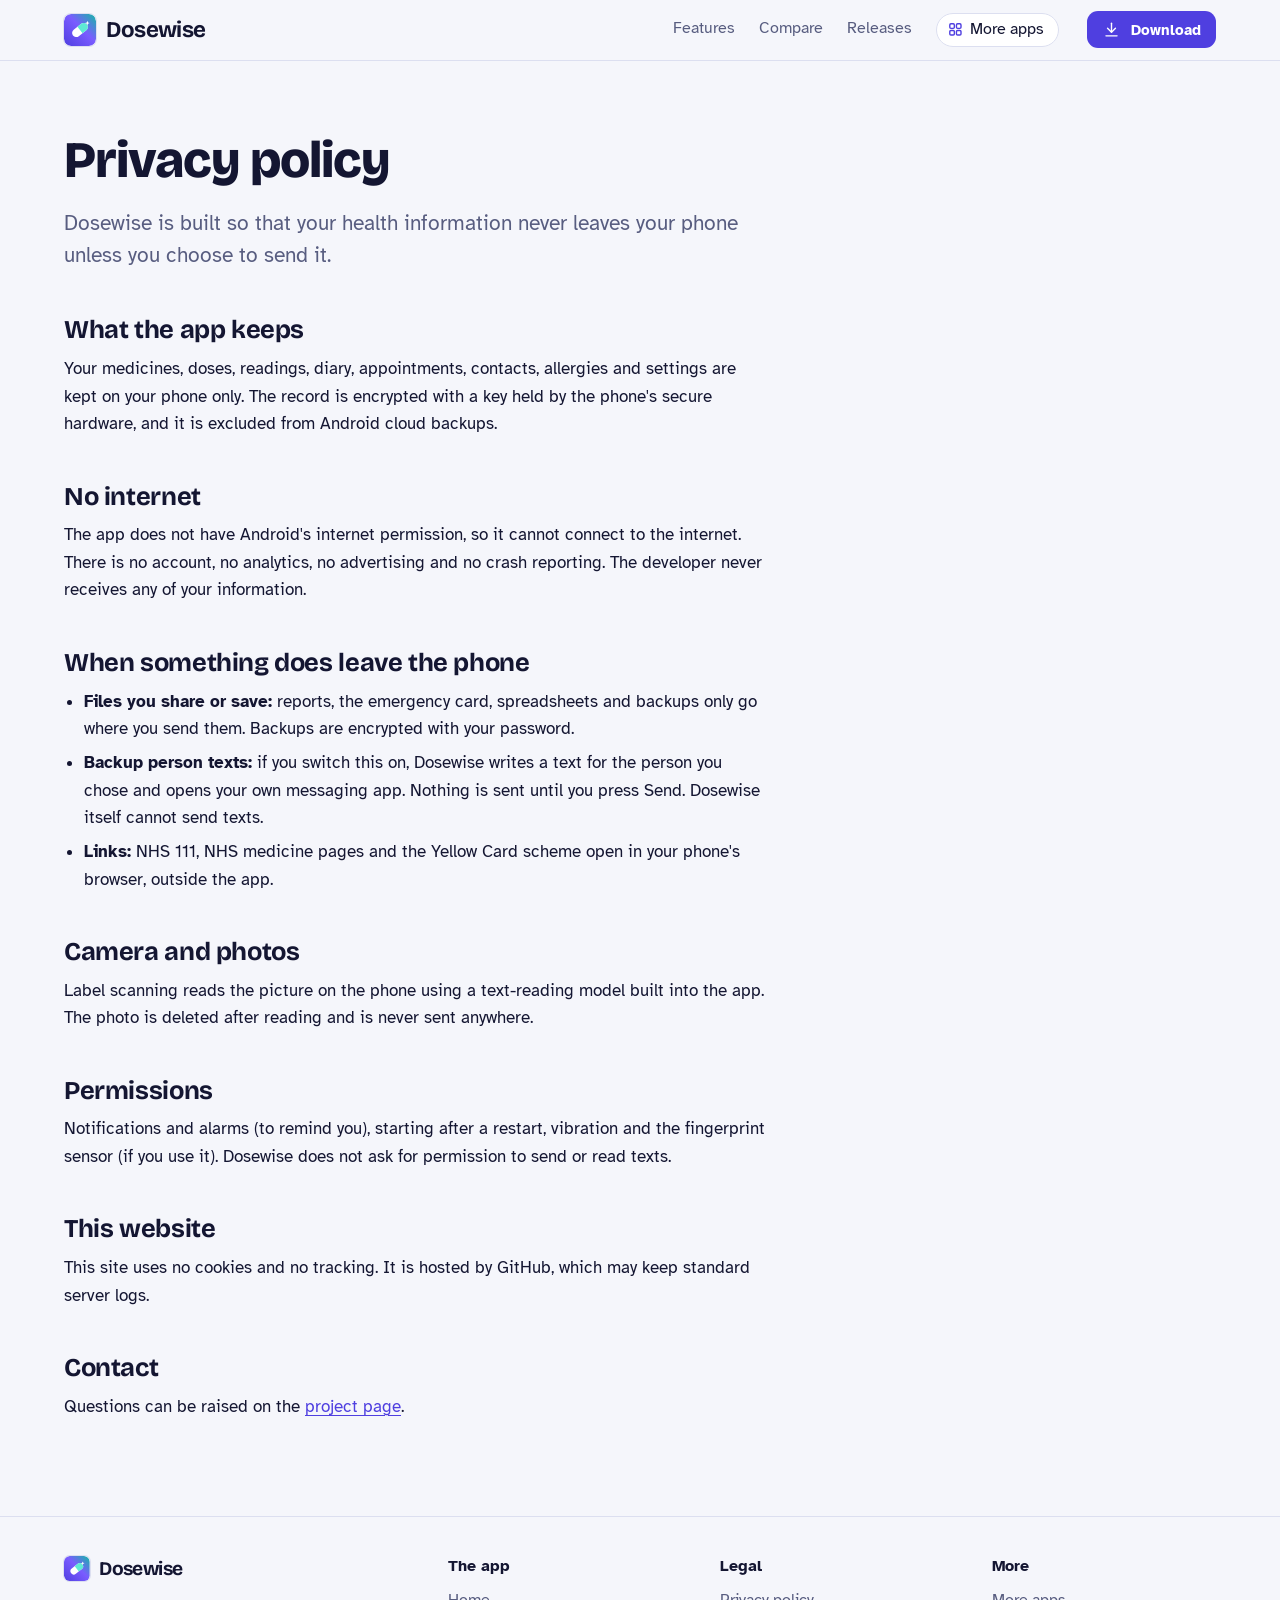
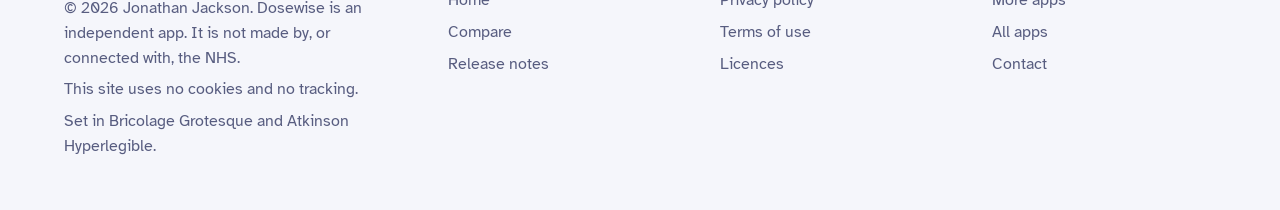
<file: privacy.html>
<!DOCTYPE html>
<html lang="en-GB">
<head>
<meta charset="utf-8">
<meta name="viewport" content="width=device-width, initial-scale=1">
<title>Dosewise privacy policy</title>
<meta name="description" content="How Dosewise handles your information: it stays on your phone.">
<meta name="author" content="Jonathan Jackson">
<link rel="canonical" href="https://customgpter.github.io/dosewise/privacy.html">
<meta name="theme-color" content="#f5f6fb" media="(prefers-color-scheme: light)">
<meta name="theme-color" content="#0b0d1e" media="(prefers-color-scheme: dark)">
<meta property="og:type" content="website">
<meta property="og:site_name" content="Dosewise">
<meta property="og:title" content="Dosewise privacy policy">
<meta property="og:description" content="How Dosewise handles your information: it stays on your phone.">
<meta property="og:url" content="https://customgpter.github.io/dosewise/privacy.html">
<meta property="og:image" content="https://customgpter.github.io/dosewise/assets/og.png">
<meta property="og:image:width" content="1200">
<meta property="og:image:height" content="630">
<meta property="og:image:alt" content="Dosewise's Today screen with the day's ring and doses by time">
<meta property="og:locale" content="en_GB">
<meta name="twitter:card" content="summary_large_image">
<link rel="icon" href="./assets/favicon.svg" type="image/svg+xml">
<link rel="apple-touch-icon" href="./assets/apple-touch-icon.png">
<link rel="preload" href="./assets/fonts/bricolage-grotesque-latin.woff2" as="font" type="font/woff2" crossorigin>
<link rel="preload" href="./assets/fonts/atkinson-hyperlegible-latin-400-normal.woff2" as="font" type="font/woff2" crossorigin>
<link rel="stylesheet" href="./assets/site.css?v=1">
<link rel="stylesheet" href="./assets/house.css?v=1">
<link rel="stylesheet" href="./assets/apps-list.css?v=1">
<script src="./assets/apps-list.js?v=1" defer></script>

</head>
<body>
<a class="skip" href="#main">Skip to content</a>
<header class="masthead">
<div class="wrap">
<a class="brand" href="./" aria-label="Dosewise home"><svg viewBox="0 0 108 108" aria-hidden="true"><defs><linearGradient id="dw-g" x1="0" y1="1" x2="1" y2="0"><stop offset="0" stop-color="#4f3fe0"/><stop offset=".55" stop-color="#7a5cff"/><stop offset="1" stop-color="#14b8a6"/></linearGradient></defs><rect width="108" height="108" rx="24" fill="url(#dw-g)"/><g transform="rotate(-38 54 54)"><rect x="24" y="40" width="60" height="28" rx="14" fill="#fff"/><path d="M54 40h16a14 14 0 0 1 0 28H54z" fill="#5eead4"/></g><path d="M79 23l2.2 5.3 5.3 2.2-5.3 2.2L79 38l-2.2-5.3-5.3-2.2 5.3-2.2z" fill="#fff"/></svg><span>Dosewise</span></a>
<nav aria-label="Main"><ul><li><a href="./#features">Features</a></li><li><a href="./compare.html">Compare</a></li><li><a href="./releases.html">Releases</a></li><li><a class="more-apps" href="./more-apps.html"><svg class="ico" viewBox="0 0 24 24" aria-hidden="true"><rect x="4" y="4" width="6.5" height="6.5" rx="1.6"/><rect x="13.5" y="4" width="6.5" height="6.5" rx="1.6"/><rect x="4" y="13.5" width="6.5" height="6.5" rx="1.6"/><rect x="13.5" y="13.5" width="6.5" height="6.5" rx="1.6"/></svg>More apps</a></li></ul></nav>
<a class="button small" href="https://github.com/CustomGPTer/dosewise/releases/latest/download/Dosewise.apk"><svg class="ico" viewBox="0 0 24 24" aria-hidden="true"><path d="M12 4v11"/><path d="M7 10.5l5 5 5-5"/><path d="M5 20h14"/></svg>Download</a>
</div>
</header>
<main id="main" class="doc">
<div class="wrap"><div class="measure"><h1>Privacy policy</h1>
<p class="lede">Dosewise is built so that your health information never leaves your phone unless you choose to send it.</p>
<h2>What the app keeps</h2><p>Your medicines, doses, readings, diary, appointments, contacts, allergies and settings are kept on your phone only. The record is encrypted with a key held by the phone's secure hardware, and it is excluded from Android cloud backups.</p>
<h2>No internet</h2><p>The app does not have Android's internet permission, so it cannot connect to the internet. There is no account, no analytics, no advertising and no crash reporting. The developer never receives any of your information.</p>
<h2>When something does leave the phone</h2><ul><li><b>Files you share or save:</b> reports, the emergency card, spreadsheets and backups only go where you send them. Backups are encrypted with your password.</li><li><b>Backup person texts:</b> if you switch this on, Dosewise writes a text for the person you chose and opens your own messaging app. Nothing is sent until you press Send. Dosewise itself cannot send texts.</li><li><b>Links:</b> NHS 111, NHS medicine pages and the Yellow Card scheme open in your phone's browser, outside the app.</li></ul>
<h2>Camera and photos</h2><p>Label scanning reads the picture on the phone using a text-reading model built into the app. The photo is deleted after reading and is never sent anywhere.</p>
<h2>Permissions</h2><p>Notifications and alarms (to remind you), starting after a restart, vibration and the fingerprint sensor (if you use it). Dosewise does not ask for permission to send or read texts.</p>
<h2>This website</h2><p>This site uses no cookies and no tracking. It is hosted by GitHub, which may keep standard server logs.</p>
<h2>Contact</h2><p>Questions can be raised on the <a href="https://github.com/CustomGPTer/dosewise/issues">project page</a>.</p></div></div>
</main>
<footer class="colophon">
<div class="wrap">
<div>
<a class="brand" href="./" aria-label="Dosewise home"><svg viewBox="0 0 108 108" aria-hidden="true"><defs><linearGradient id="dw-g" x1="0" y1="1" x2="1" y2="0"><stop offset="0" stop-color="#4f3fe0"/><stop offset=".55" stop-color="#7a5cff"/><stop offset="1" stop-color="#14b8a6"/></linearGradient></defs><rect width="108" height="108" rx="24" fill="url(#dw-g)"/><g transform="rotate(-38 54 54)"><rect x="24" y="40" width="60" height="28" rx="14" fill="#fff"/><path d="M54 40h16a14 14 0 0 1 0 28H54z" fill="#5eead4"/></g><path d="M79 23l2.2 5.3 5.3 2.2-5.3 2.2L79 38l-2.2-5.3-5.3-2.2 5.3-2.2z" fill="#fff"/></svg><span>Dosewise</span></a>
<p>&copy; 2026 Jonathan Jackson. Dosewise is an independent app. It is not made by, or connected with, the NHS.</p>
<p>This site uses no cookies and no tracking.</p>
<p>Set in Bricolage Grotesque and Atkinson Hyperlegible.</p>
</div>
<nav aria-label="The app"><h2>The app</h2><ul>
<li><a href="./">Home</a></li>
<li><a href="./compare.html">Compare</a></li>
<li><a href="./releases.html">Release notes</a></li>
</ul></nav>
<nav aria-label="Legal"><h2>Legal</h2><ul>
<li><a href="./privacy.html">Privacy policy</a></li>
<li><a href="./terms.html">Terms of use</a></li>
<li><a href="./licences.html">Licences</a></li>
</ul></nav>
<nav aria-label="More"><h2>More</h2><ul>
<li><a href="./more-apps.html">More apps</a></li>
<li><a href="https://customgpter.github.io/">All apps</a></li>
<li><a href="https://github.com/CustomGPTer/dosewise/issues">Contact</a></li>
</ul></nav>
</div>
</footer>
</body>
</html>
</file>
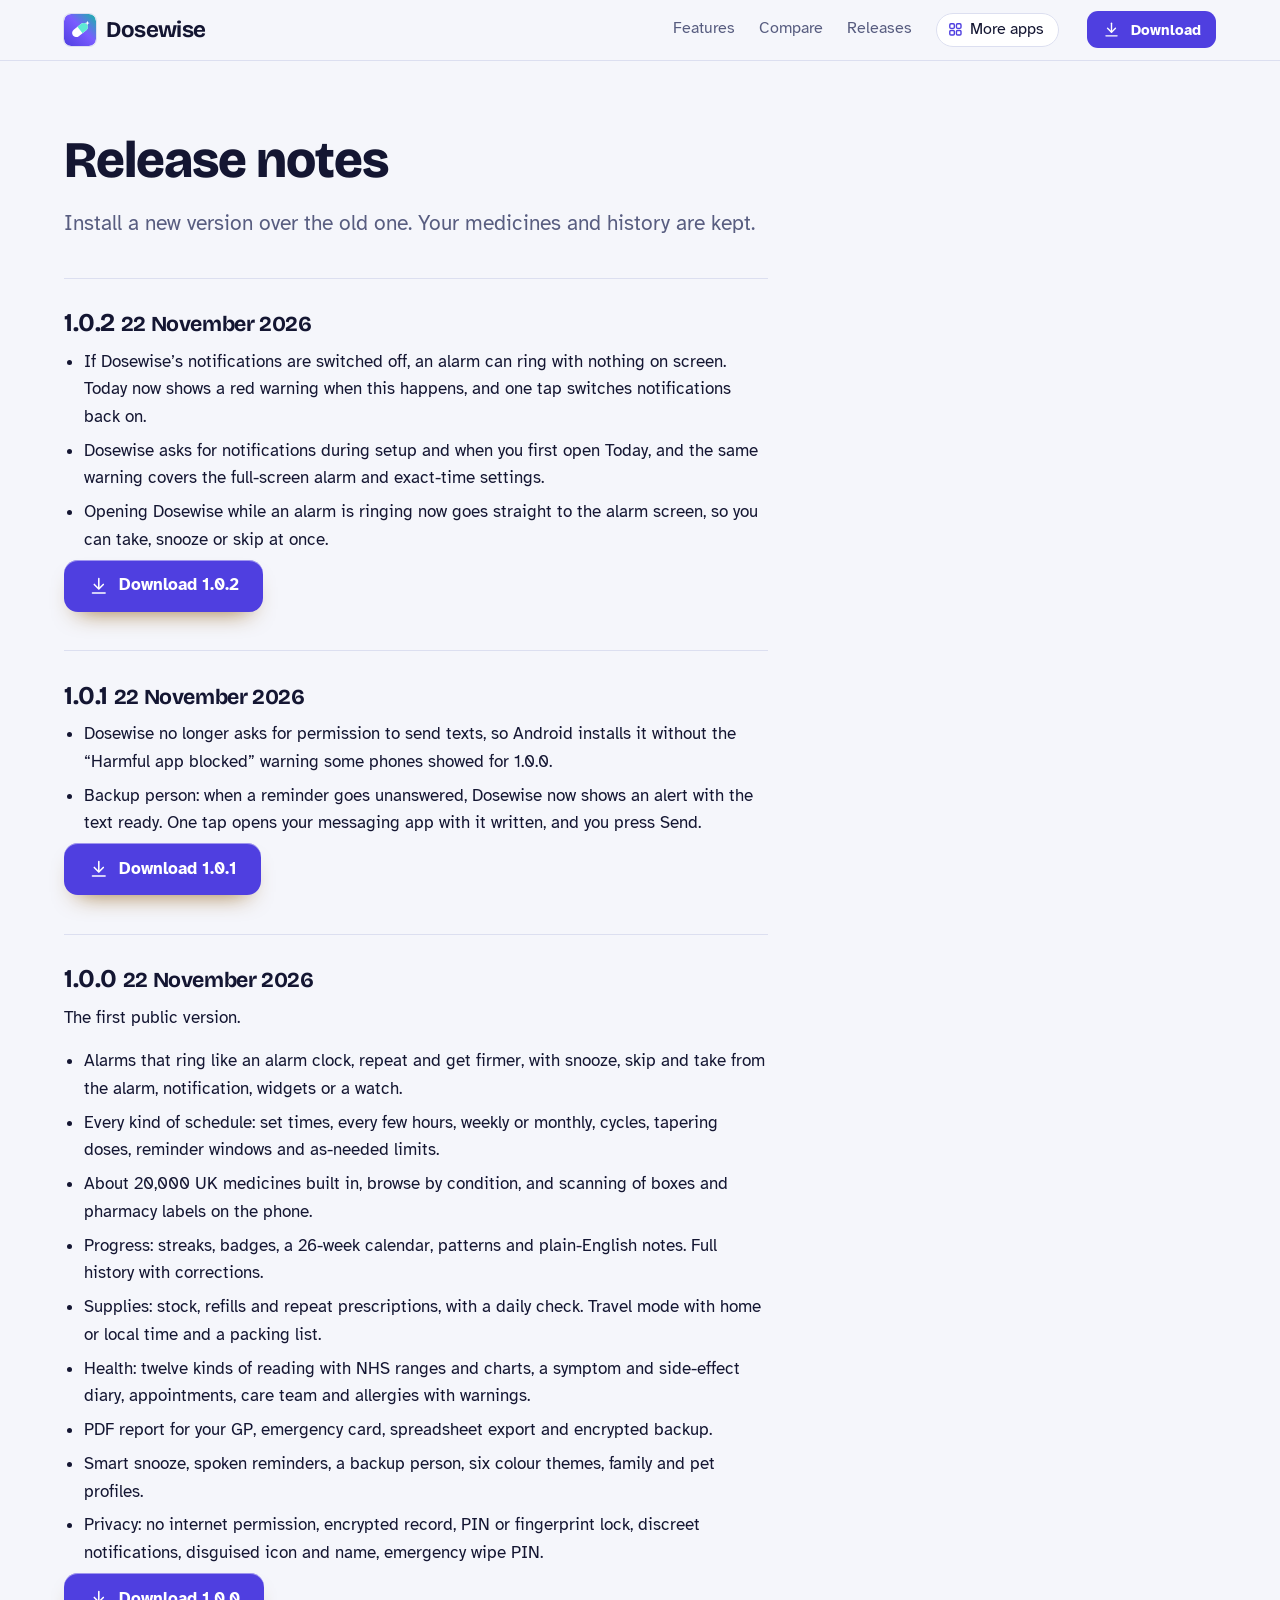
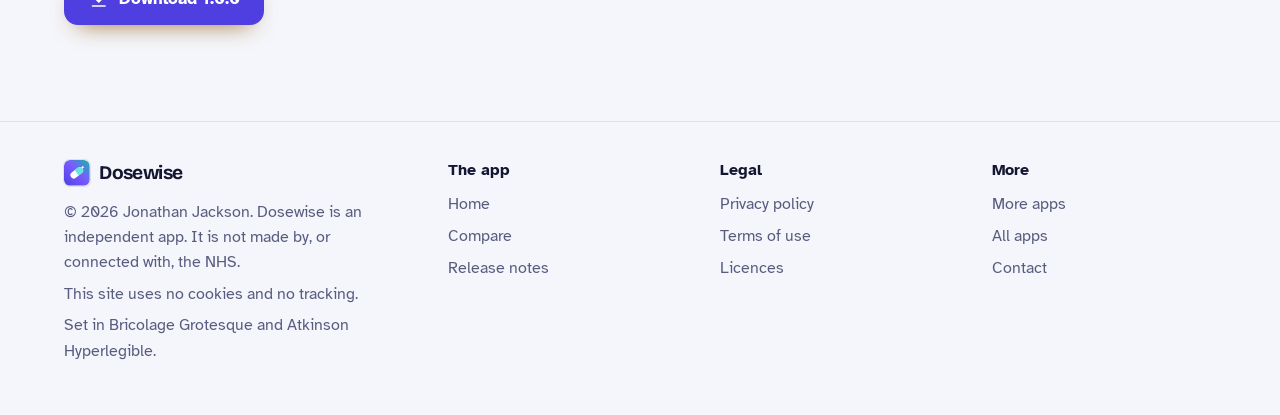
<file: releases.html>
<!DOCTYPE html>
<html lang="en-GB">
<head>
<meta charset="utf-8">
<meta name="viewport" content="width=device-width, initial-scale=1">
<title>Dosewise release notes</title>
<meta name="description" content="What is new in each version of Dosewise.">
<meta name="author" content="Jonathan Jackson">
<link rel="canonical" href="https://customgpter.github.io/dosewise/releases.html">
<meta name="theme-color" content="#f5f6fb" media="(prefers-color-scheme: light)">
<meta name="theme-color" content="#0b0d1e" media="(prefers-color-scheme: dark)">
<meta property="og:type" content="website">
<meta property="og:site_name" content="Dosewise">
<meta property="og:title" content="Dosewise release notes">
<meta property="og:description" content="What is new in each version of Dosewise.">
<meta property="og:url" content="https://customgpter.github.io/dosewise/releases.html">
<meta property="og:image" content="https://customgpter.github.io/dosewise/assets/og.png">
<meta property="og:image:width" content="1200">
<meta property="og:image:height" content="630">
<meta property="og:image:alt" content="Dosewise's Today screen with the day's ring and doses by time">
<meta property="og:locale" content="en_GB">
<meta name="twitter:card" content="summary_large_image">
<link rel="icon" href="./assets/favicon.svg" type="image/svg+xml">
<link rel="apple-touch-icon" href="./assets/apple-touch-icon.png">
<link rel="preload" href="./assets/fonts/bricolage-grotesque-latin.woff2" as="font" type="font/woff2" crossorigin>
<link rel="preload" href="./assets/fonts/atkinson-hyperlegible-latin-400-normal.woff2" as="font" type="font/woff2" crossorigin>
<link rel="stylesheet" href="./assets/site.css?v=1">
<link rel="stylesheet" href="./assets/house.css?v=1">
<link rel="stylesheet" href="./assets/apps-list.css?v=1">
<script src="./assets/apps-list.js?v=1" defer></script>

</head>
<body>
<a class="skip" href="#main">Skip to content</a>
<header class="masthead">
<div class="wrap">
<a class="brand" href="./" aria-label="Dosewise home"><svg viewBox="0 0 108 108" aria-hidden="true"><defs><linearGradient id="dw-g" x1="0" y1="1" x2="1" y2="0"><stop offset="0" stop-color="#4f3fe0"/><stop offset=".55" stop-color="#7a5cff"/><stop offset="1" stop-color="#14b8a6"/></linearGradient></defs><rect width="108" height="108" rx="24" fill="url(#dw-g)"/><g transform="rotate(-38 54 54)"><rect x="24" y="40" width="60" height="28" rx="14" fill="#fff"/><path d="M54 40h16a14 14 0 0 1 0 28H54z" fill="#5eead4"/></g><path d="M79 23l2.2 5.3 5.3 2.2-5.3 2.2L79 38l-2.2-5.3-5.3-2.2 5.3-2.2z" fill="#fff"/></svg><span>Dosewise</span></a>
<nav aria-label="Main"><ul><li><a href="./#features">Features</a></li><li><a href="./compare.html">Compare</a></li><li><a href="./releases.html">Releases</a></li><li><a class="more-apps" href="./more-apps.html"><svg class="ico" viewBox="0 0 24 24" aria-hidden="true"><rect x="4" y="4" width="6.5" height="6.5" rx="1.6"/><rect x="13.5" y="4" width="6.5" height="6.5" rx="1.6"/><rect x="4" y="13.5" width="6.5" height="6.5" rx="1.6"/><rect x="13.5" y="13.5" width="6.5" height="6.5" rx="1.6"/></svg>More apps</a></li></ul></nav>
<a class="button small" href="https://github.com/CustomGPTer/dosewise/releases/latest/download/Dosewise.apk"><svg class="ico" viewBox="0 0 24 24" aria-hidden="true"><path d="M12 4v11"/><path d="M7 10.5l5 5 5-5"/><path d="M5 20h14"/></svg>Download</a>
</div>
</header>
<main id="main" class="doc">
<div class="wrap"><div class="measure"><h1>Release notes</h1>
<p class="lede">Install a new version over the old one. Your medicines and history are kept.</p>
<article class="release" id="v1.0.2"><h2>1.0.2 <small>22 November 2026</small></h2>
<ul><li>If Dosewise&rsquo;s notifications are switched off, an alarm can ring with nothing on screen. Today now shows a red warning when this happens, and one tap switches notifications back on.</li>
<li>Dosewise asks for notifications during setup and when you first open Today, and the same warning covers the full-screen alarm and exact-time settings.</li>
<li>Opening Dosewise while an alarm is ringing now goes straight to the alarm screen, so you can take, snooze or skip at once.</li></ul>
<p><a class="button" href="https://github.com/CustomGPTer/dosewise/releases/download/v1.0.2/Dosewise.apk"><svg class="ico" viewBox="0 0 24 24" aria-hidden="true"><path d="M12 4v11"/><path d="M7 10.5l5 5 5-5"/><path d="M5 20h14"/></svg>Download 1.0.2</a></p></article>
<article class="release" id="v1.0.1"><h2>1.0.1 <small>22 November 2026</small></h2>
<ul><li>Dosewise no longer asks for permission to send texts, so Android installs it without the &ldquo;Harmful app blocked&rdquo; warning some phones showed for 1.0.0.</li>
<li>Backup person: when a reminder goes unanswered, Dosewise now shows an alert with the text ready. One tap opens your messaging app with it written, and you press Send.</li></ul>
<p><a class="button" href="https://github.com/CustomGPTer/dosewise/releases/download/v1.0.1/Dosewise.apk"><svg class="ico" viewBox="0 0 24 24" aria-hidden="true"><path d="M12 4v11"/><path d="M7 10.5l5 5 5-5"/><path d="M5 20h14"/></svg>Download 1.0.1</a></p></article>
<article class="release" id="v1.0.0"><h2>1.0.0 <small>22 November 2026</small></h2>
<p>The first public version.</p>
<ul><li>Alarms that ring like an alarm clock, repeat and get firmer, with snooze, skip and take from the alarm, notification, widgets or a watch.</li>
<li>Every kind of schedule: set times, every few hours, weekly or monthly, cycles, tapering doses, reminder windows and as-needed limits.</li>
<li>About 20,000 UK medicines built in, browse by condition, and scanning of boxes and pharmacy labels on the phone.</li>
<li>Progress: streaks, badges, a 26-week calendar, patterns and plain-English notes. Full history with corrections.</li>
<li>Supplies: stock, refills and repeat prescriptions, with a daily check. Travel mode with home or local time and a packing list.</li>
<li>Health: twelve kinds of reading with NHS ranges and charts, a symptom and side-effect diary, appointments, care team and allergies with warnings.</li>
<li>PDF report for your GP, emergency card, spreadsheet export and encrypted backup.</li>
<li>Smart snooze, spoken reminders, a backup person, six colour themes, family and pet profiles.</li>
<li>Privacy: no internet permission, encrypted record, PIN or fingerprint lock, discreet notifications, disguised icon and name, emergency wipe PIN.</li></ul>
<p><a class="button" href="https://github.com/CustomGPTer/dosewise/releases/download/v1.0.0/Dosewise.apk"><svg class="ico" viewBox="0 0 24 24" aria-hidden="true"><path d="M12 4v11"/><path d="M7 10.5l5 5 5-5"/><path d="M5 20h14"/></svg>Download 1.0.0</a></p></article></div></div>
</main>
<footer class="colophon">
<div class="wrap">
<div>
<a class="brand" href="./" aria-label="Dosewise home"><svg viewBox="0 0 108 108" aria-hidden="true"><defs><linearGradient id="dw-g" x1="0" y1="1" x2="1" y2="0"><stop offset="0" stop-color="#4f3fe0"/><stop offset=".55" stop-color="#7a5cff"/><stop offset="1" stop-color="#14b8a6"/></linearGradient></defs><rect width="108" height="108" rx="24" fill="url(#dw-g)"/><g transform="rotate(-38 54 54)"><rect x="24" y="40" width="60" height="28" rx="14" fill="#fff"/><path d="M54 40h16a14 14 0 0 1 0 28H54z" fill="#5eead4"/></g><path d="M79 23l2.2 5.3 5.3 2.2-5.3 2.2L79 38l-2.2-5.3-5.3-2.2 5.3-2.2z" fill="#fff"/></svg><span>Dosewise</span></a>
<p>&copy; 2026 Jonathan Jackson. Dosewise is an independent app. It is not made by, or connected with, the NHS.</p>
<p>This site uses no cookies and no tracking.</p>
<p>Set in Bricolage Grotesque and Atkinson Hyperlegible.</p>
</div>
<nav aria-label="The app"><h2>The app</h2><ul>
<li><a href="./">Home</a></li>
<li><a href="./compare.html">Compare</a></li>
<li><a href="./releases.html">Release notes</a></li>
</ul></nav>
<nav aria-label="Legal"><h2>Legal</h2><ul>
<li><a href="./privacy.html">Privacy policy</a></li>
<li><a href="./terms.html">Terms of use</a></li>
<li><a href="./licences.html">Licences</a></li>
</ul></nav>
<nav aria-label="More"><h2>More</h2><ul>
<li><a href="./more-apps.html">More apps</a></li>
<li><a href="https://customgpter.github.io/">All apps</a></li>
<li><a href="https://github.com/CustomGPTer/dosewise/issues">Contact</a></li>
</ul></nav>
</div>
</footer>
</body>
</html>
</file>
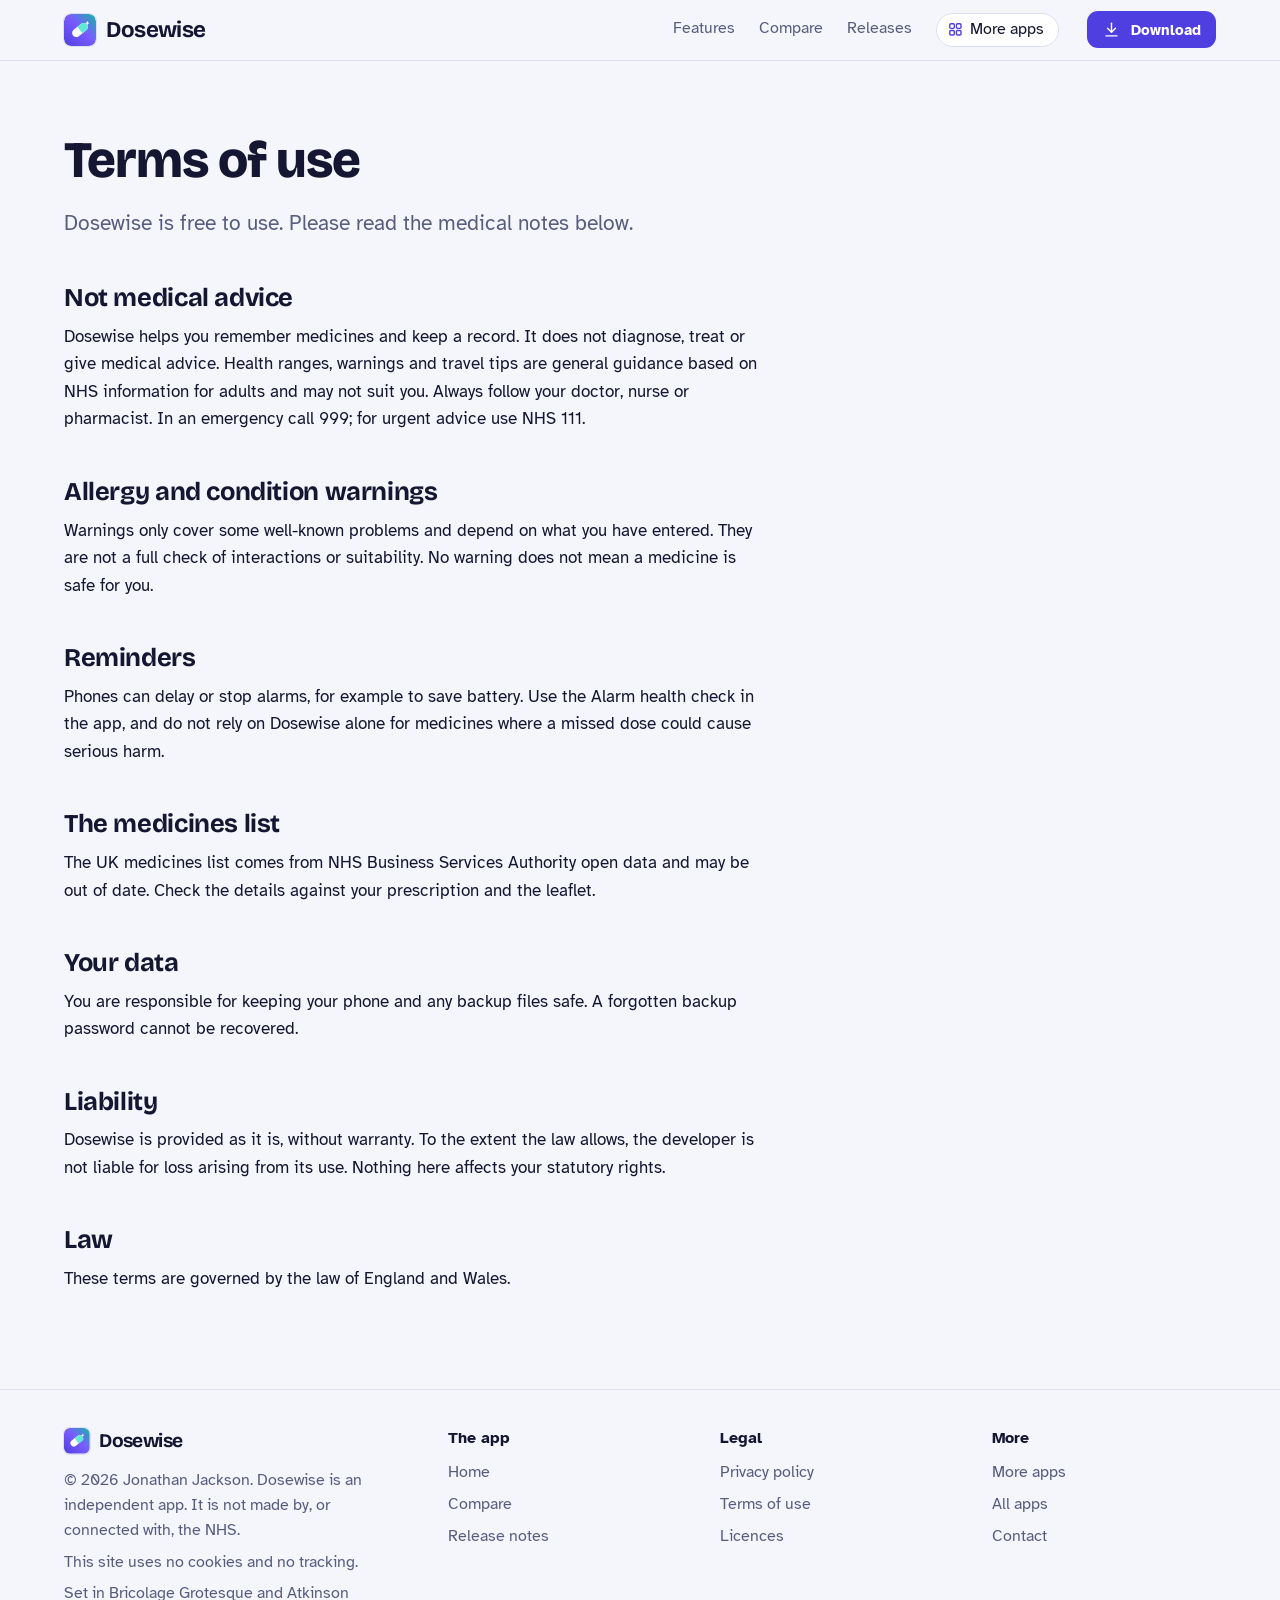
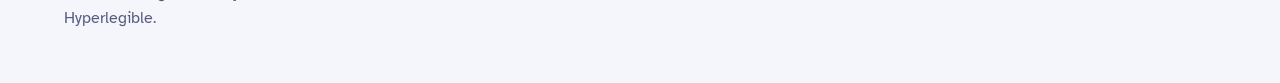
<file: terms.html>
<!DOCTYPE html>
<html lang="en-GB">
<head>
<meta charset="utf-8">
<meta name="viewport" content="width=device-width, initial-scale=1">
<title>Dosewise terms of use</title>
<meta name="description" content="Terms of use for Dosewise, including the medical disclaimer.">
<meta name="author" content="Jonathan Jackson">
<link rel="canonical" href="https://customgpter.github.io/dosewise/terms.html">
<meta name="theme-color" content="#f5f6fb" media="(prefers-color-scheme: light)">
<meta name="theme-color" content="#0b0d1e" media="(prefers-color-scheme: dark)">
<meta property="og:type" content="website">
<meta property="og:site_name" content="Dosewise">
<meta property="og:title" content="Dosewise terms of use">
<meta property="og:description" content="Terms of use for Dosewise, including the medical disclaimer.">
<meta property="og:url" content="https://customgpter.github.io/dosewise/terms.html">
<meta property="og:image" content="https://customgpter.github.io/dosewise/assets/og.png">
<meta property="og:image:width" content="1200">
<meta property="og:image:height" content="630">
<meta property="og:image:alt" content="Dosewise's Today screen with the day's ring and doses by time">
<meta property="og:locale" content="en_GB">
<meta name="twitter:card" content="summary_large_image">
<link rel="icon" href="./assets/favicon.svg" type="image/svg+xml">
<link rel="apple-touch-icon" href="./assets/apple-touch-icon.png">
<link rel="preload" href="./assets/fonts/bricolage-grotesque-latin.woff2" as="font" type="font/woff2" crossorigin>
<link rel="preload" href="./assets/fonts/atkinson-hyperlegible-latin-400-normal.woff2" as="font" type="font/woff2" crossorigin>
<link rel="stylesheet" href="./assets/site.css?v=1">
<link rel="stylesheet" href="./assets/house.css?v=1">
<link rel="stylesheet" href="./assets/apps-list.css?v=1">
<script src="./assets/apps-list.js?v=1" defer></script>

</head>
<body>
<a class="skip" href="#main">Skip to content</a>
<header class="masthead">
<div class="wrap">
<a class="brand" href="./" aria-label="Dosewise home"><svg viewBox="0 0 108 108" aria-hidden="true"><defs><linearGradient id="dw-g" x1="0" y1="1" x2="1" y2="0"><stop offset="0" stop-color="#4f3fe0"/><stop offset=".55" stop-color="#7a5cff"/><stop offset="1" stop-color="#14b8a6"/></linearGradient></defs><rect width="108" height="108" rx="24" fill="url(#dw-g)"/><g transform="rotate(-38 54 54)"><rect x="24" y="40" width="60" height="28" rx="14" fill="#fff"/><path d="M54 40h16a14 14 0 0 1 0 28H54z" fill="#5eead4"/></g><path d="M79 23l2.2 5.3 5.3 2.2-5.3 2.2L79 38l-2.2-5.3-5.3-2.2 5.3-2.2z" fill="#fff"/></svg><span>Dosewise</span></a>
<nav aria-label="Main"><ul><li><a href="./#features">Features</a></li><li><a href="./compare.html">Compare</a></li><li><a href="./releases.html">Releases</a></li><li><a class="more-apps" href="./more-apps.html"><svg class="ico" viewBox="0 0 24 24" aria-hidden="true"><rect x="4" y="4" width="6.5" height="6.5" rx="1.6"/><rect x="13.5" y="4" width="6.5" height="6.5" rx="1.6"/><rect x="4" y="13.5" width="6.5" height="6.5" rx="1.6"/><rect x="13.5" y="13.5" width="6.5" height="6.5" rx="1.6"/></svg>More apps</a></li></ul></nav>
<a class="button small" href="https://github.com/CustomGPTer/dosewise/releases/latest/download/Dosewise.apk"><svg class="ico" viewBox="0 0 24 24" aria-hidden="true"><path d="M12 4v11"/><path d="M7 10.5l5 5 5-5"/><path d="M5 20h14"/></svg>Download</a>
</div>
</header>
<main id="main" class="doc">
<div class="wrap"><div class="measure"><h1>Terms of use</h1>
<p class="lede">Dosewise is free to use. Please read the medical notes below.</p>
<h2>Not medical advice</h2><p>Dosewise helps you remember medicines and keep a record. It does not diagnose, treat or give medical advice. Health ranges, warnings and travel tips are general guidance based on NHS information for adults and may not suit you. Always follow your doctor, nurse or pharmacist. In an emergency call 999; for urgent advice use NHS 111.</p>
<h2>Allergy and condition warnings</h2><p>Warnings only cover some well-known problems and depend on what you have entered. They are not a full check of interactions or suitability. No warning does not mean a medicine is safe for you.</p>
<h2>Reminders</h2><p>Phones can delay or stop alarms, for example to save battery. Use the Alarm health check in the app, and do not rely on Dosewise alone for medicines where a missed dose could cause serious harm.</p>
<h2>The medicines list</h2><p>The UK medicines list comes from NHS Business Services Authority open data and may be out of date. Check the details against your prescription and the leaflet.</p>
<h2>Your data</h2><p>You are responsible for keeping your phone and any backup files safe. A forgotten backup password cannot be recovered.</p>
<h2>Liability</h2><p>Dosewise is provided as it is, without warranty. To the extent the law allows, the developer is not liable for loss arising from its use. Nothing here affects your statutory rights.</p>
<h2>Law</h2><p>These terms are governed by the law of England and Wales.</p></div></div>
</main>
<footer class="colophon">
<div class="wrap">
<div>
<a class="brand" href="./" aria-label="Dosewise home"><svg viewBox="0 0 108 108" aria-hidden="true"><defs><linearGradient id="dw-g" x1="0" y1="1" x2="1" y2="0"><stop offset="0" stop-color="#4f3fe0"/><stop offset=".55" stop-color="#7a5cff"/><stop offset="1" stop-color="#14b8a6"/></linearGradient></defs><rect width="108" height="108" rx="24" fill="url(#dw-g)"/><g transform="rotate(-38 54 54)"><rect x="24" y="40" width="60" height="28" rx="14" fill="#fff"/><path d="M54 40h16a14 14 0 0 1 0 28H54z" fill="#5eead4"/></g><path d="M79 23l2.2 5.3 5.3 2.2-5.3 2.2L79 38l-2.2-5.3-5.3-2.2 5.3-2.2z" fill="#fff"/></svg><span>Dosewise</span></a>
<p>&copy; 2026 Jonathan Jackson. Dosewise is an independent app. It is not made by, or connected with, the NHS.</p>
<p>This site uses no cookies and no tracking.</p>
<p>Set in Bricolage Grotesque and Atkinson Hyperlegible.</p>
</div>
<nav aria-label="The app"><h2>The app</h2><ul>
<li><a href="./">Home</a></li>
<li><a href="./compare.html">Compare</a></li>
<li><a href="./releases.html">Release notes</a></li>
</ul></nav>
<nav aria-label="Legal"><h2>Legal</h2><ul>
<li><a href="./privacy.html">Privacy policy</a></li>
<li><a href="./terms.html">Terms of use</a></li>
<li><a href="./licences.html">Licences</a></li>
</ul></nav>
<nav aria-label="More"><h2>More</h2><ul>
<li><a href="./more-apps.html">More apps</a></li>
<li><a href="https://customgpter.github.io/">All apps</a></li>
<li><a href="https://github.com/CustomGPTer/dosewise/issues">Contact</a></li>
</ul></nav>
</div>
</footer>
</body>
</html>
</file>
<file: assets/site.css>
@font-face{font-family:"Bricolage Grotesque";src:url("fonts/bricolage-grotesque-latin.woff2") format("woff2");font-weight:200 800;font-style:normal;font-display:swap}
@font-face{font-family:"Atkinson Hyperlegible";src:url("fonts/atkinson-hyperlegible-latin-400-normal.woff2") format("woff2");font-weight:400;font-style:normal;font-display:swap}
@font-face{font-family:"Atkinson Hyperlegible";src:url("fonts/atkinson-hyperlegible-latin-700-normal.woff2") format("woff2");font-weight:700;font-style:normal;font-display:swap}

/* Daylight page, night-time camera. The lamp colour is kept for the one thing to press and for what the camera has seen. */
:root{
  --page:#f2f5f9; --panel:#ffffff; --raised:#e8edf3; --ink:#0d1a2b; --soft:#465468; --rule:#d2dae4;
  --accent:#0a6a55; --accent-ink:#ffffff; --warn:#8a5200; --rec:#d3302f;
  --lamp:#ffb347; --lamp-ink:#231400; --lamp-text:#8a5200;
  --night:#09111e; --night-2:#111d30; --night-3:#1a2a43; --night-ink:#eaf0f8; --night-soft:#9fb0c7; --night-rule:#24364f; --iris:#55d6ab;
  --display:"Bricolage Grotesque","Atkinson Hyperlegible",system-ui,sans-serif;
  --sans:"Atkinson Hyperlegible",system-ui,-apple-system,"Segoe UI",Roboto,sans-serif;
  --mono:ui-monospace,SFMono-Regular,Menlo,Consolas,"Liberation Mono",monospace;
  color-scheme:light dark;
}
@media (prefers-color-scheme:dark){
  :root{--page:#0a111b; --panel:#111a27; --raised:#182434; --ink:#e9eef5; --soft:#a0aec0; --rule:#243247;
    --accent:#55d6ab; --accent-ink:#00281d; --warn:#ffb347; --rec:#ff6163; --lamp-text:#ffb347}
}

*,*::before,*::after{box-sizing:border-box}
html{-webkit-text-size-adjust:100%;scroll-behavior:smooth;scroll-padding-top:5.5rem}
@media (prefers-reduced-motion:reduce){html{scroll-behavior:auto}}
body{margin:0;background:var(--page);color:var(--ink);font:400 1.0625rem/1.62 var(--sans);text-rendering:optimizeLegibility;-webkit-font-smoothing:antialiased}
img,svg{max-width:100%;display:block}
a{color:var(--accent);text-decoration-thickness:.07em;text-underline-offset:.2em}
a:hover{text-decoration-thickness:.13em}
:focus-visible{outline:3px solid var(--lamp);outline-offset:3px;border-radius:6px}
code{font:.9em/1 var(--mono);overflow-wrap:anywhere}
h1,h2,h3{font-family:var(--display);font-weight:700;letter-spacing:-.015em;line-height:1.08;margin:0;text-wrap:balance}
p{margin:0 0 1rem}
.skip{position:absolute;left:-999px;top:0;background:var(--ink);color:var(--page);padding:.6rem 1rem;z-index:30;border-radius:0 0 8px 0}
.skip:focus{left:0}
.sr{position:absolute;width:1px;height:1px;overflow:hidden;clip-path:inset(50%);white-space:nowrap}
.wrap{width:min(72rem,100% - 2.5rem);margin-inline:auto}
.measure{max-width:44rem}
.ico{width:1.25em;height:1.25em;flex:none;fill:none;stroke:currentColor;stroke-width:1.75;stroke-linecap:round;stroke-linejoin:round}

/* ---------- masthead */
.masthead{position:sticky;top:0;z-index:20;background:color-mix(in srgb,var(--page) 88%,transparent);-webkit-backdrop-filter:blur(14px) saturate(1.3);backdrop-filter:blur(14px) saturate(1.3);border-bottom:1px solid var(--rule)}
.masthead .wrap{display:flex;flex-wrap:wrap;align-items:center;gap:.35rem 1.75rem;padding-block:.7rem}
.brand{display:inline-flex;align-items:center;gap:.6rem;font:700 1.4rem/1 var(--display);letter-spacing:-.03em;color:var(--ink);text-decoration:none;margin-right:auto}
.brand svg{width:2rem;height:2rem;flex:none;border-radius:.5rem;box-shadow:0 0 0 1px var(--rule)}
.masthead nav ul{display:flex;flex-wrap:wrap;align-items:center;gap:.15rem 1.5rem;list-style:none;margin:0;padding:0;font-size:1rem;line-height:1.3}
.masthead nav a{display:inline-flex;align-items:center;gap:.4rem;color:var(--soft);text-decoration:none;padding-block:.45rem;border-bottom:2px solid transparent}
.masthead nav a:hover{color:var(--ink)}
.masthead nav a[aria-current="page"]{color:var(--ink);border-bottom-color:var(--lamp)}
.masthead nav a.more-apps{color:var(--ink);border:1px solid var(--rule);border-radius:999px;padding:.34rem .85rem .34rem .65rem;background:var(--panel)}
.masthead nav a.more-apps .ico{width:1.05em;height:1.05em;color:var(--accent);stroke-width:2}
.masthead nav a.more-apps:hover,.masthead nav a.more-apps[aria-current="page"]{border-color:var(--accent)}
.button{display:inline-flex;align-items:center;gap:.6rem;background:var(--lamp);color:var(--lamp-ink);font:700 1.08rem/1.2 var(--sans);text-decoration:none;padding:.95rem 1.5rem;border-radius:14px;box-shadow:0 1px 0 rgba(255,255,255,.45) inset,0 12px 24px -14px rgba(138,82,0,.9)}
.button:hover{background:#ffc56e}
.button:active{transform:translateY(1px)}
.button.small{font-size:.95rem;padding:.55rem .95rem;border-radius:11px;box-shadow:none}
.button.quiet{background:none;box-shadow:none;border:1px solid var(--rule);color:var(--ink)}
.button.quiet:hover{border-color:var(--ink);background:none}
@media (max-width:52rem){
  .masthead nav{order:3;flex:1 0 100%}
  .masthead nav ul{gap:.1rem .85rem;font-size:.95rem}
  .masthead nav .wide{display:none}
}
@media (max-width:24rem){.masthead nav a.more-apps .ico{display:none}.masthead nav a.more-apps{padding-inline:.7rem}}

/* ---------- hero */
.hero{padding-block:clamp(2.2rem,6vw,4.75rem) clamp(2.5rem,6vw,4.5rem);overflow:hidden}
.hero-grid{display:grid;gap:clamp(2.25rem,5vw,4rem);align-items:center}
@media (min-width:62rem){.hero-grid{grid-template-columns:minmax(0,11fr) minmax(0,10fr)}}
.hero h1{font-size:clamp(2.6rem,6vw,4.25rem);font-weight:800;line-height:1;letter-spacing:-.022em;margin-bottom:1.5rem}
.lede{font-size:clamp(1.14rem,2vw,1.3rem);line-height:1.55;color:var(--soft);margin:0 0 1rem;max-width:34rem}
.get{display:flex;flex-wrap:wrap;align-items:center;gap:.9rem 1.5rem;margin:1.8rem 0 1.1rem}
.get .aside{font-weight:700;color:var(--ink)}
.facts{font-size:.98rem;line-height:1.5;color:var(--soft);margin:0 0 .5rem;max-width:36rem}
.pills{display:flex;flex-wrap:wrap;gap:.45rem;list-style:none;margin:0 0 1rem;padding:0;font-size:.95rem}
.pills li{border:1px solid var(--rule);border-radius:999px;padding:.22rem .8rem;background:var(--panel);color:var(--soft)}

/* the monitor: the camera's view, the day beneath it, and the alert it sends */
.monitor{position:relative;max-width:36rem;margin-inline:auto;width:100%;padding-bottom:3.1rem}
@media (min-width:62rem){.monitor{margin-inline:auto 0}}
.screen{position:relative;background:var(--night);border-radius:22px;padding:.6rem;box-shadow:0 0 0 1px var(--night-rule),0 30px 60px -30px rgba(9,17,30,.75)}
.cam{position:relative;border-radius:15px;overflow:hidden;aspect-ratio:16/10;background:#0b1626}
.cam svg{width:100%;height:100%}
.cam text{font:700 15px var(--sans);fill:#231400}
.hud{position:absolute;display:inline-flex;align-items:center;gap:.4rem;font:700 .76rem/1 var(--sans);color:var(--night-ink);background:rgba(6,12,22,.62);border-radius:999px;padding:.38rem .65rem;letter-spacing:.01em}
.hud i{width:.5rem;height:.5rem;border-radius:50%;background:var(--iris)}
.hud.watching{left:.7rem;top:.7rem}
.hud.rec{right:.7rem;top:.7rem}
.hud.rec i{background:#ff5a5c}
.hud.stamp{left:.7rem;bottom:.7rem;font:400 .74rem/1 var(--mono);border-radius:6px;color:#d5deea}
.hud.place{right:.7rem;bottom:.7rem;border-radius:6px;font-weight:400;color:#d5deea}
.day{padding:.85rem .55rem 2rem;color:var(--night-soft);font-size:.8rem;line-height:1.2}
.day-head{display:flex;justify-content:space-between;margin-bottom:.6rem}
.day-head b{color:var(--night-ink)}
.track{position:relative;height:1.5rem;border-radius:7px;background:repeating-linear-gradient(90deg,var(--night-3) 0 1px,transparent 1px calc(100% / 24)),var(--night-2);box-shadow:inset 0 0 0 1px var(--night-rule)}
.ev{position:absolute;top:3px;bottom:3px;width:max(5px,1.1%);border-radius:3px;background:var(--iris);left:var(--at)}
.ev.seen{background:var(--lamp)}
.now{position:absolute;top:-4px;bottom:-4px;left:var(--at);width:2px;background:var(--night-ink);border-radius:2px}
.hours{display:flex;justify-content:space-between;margin-top:.4rem;font-size:.72rem}
.alert{position:absolute;right:-.4rem;bottom:0;display:flex;align-items:center;gap:.75rem;width:min(19rem,88%);background:var(--panel);color:var(--ink);border:1px solid var(--rule);border-radius:16px;padding:.65rem .8rem;box-shadow:0 18px 36px -18px rgba(9,17,30,.55)}
.alert .thumb{flex:none;width:3.1rem;height:3.1rem;border-radius:10px;background:linear-gradient(160deg,#16263d,#0b1626);position:relative;overflow:hidden}
.alert .thumb::before{content:"";position:absolute;left:50%;bottom:0;width:38%;height:62%;translate:-50% 0;border-radius:40% 40% 0 0;background:#6f86a6}
.alert .thumb::after{content:"";position:absolute;left:50%;top:14%;width:26%;aspect-ratio:1;translate:-50% 0;border-radius:50%;background:#8ea4c2}
.alert b{display:block;font-size:.98rem;line-height:1.25}
.alert span{display:block;font-size:.86rem;color:var(--soft);line-height:1.3}
.alert .dot{flex:none;width:.6rem;height:.6rem;border-radius:50%;background:var(--lamp);margin-left:auto;box-shadow:0 0 0 4px color-mix(in srgb,var(--lamp) 25%,transparent)}
@media (max-width:26rem){.alert{right:0}}
@media (prefers-reduced-motion:no-preference){
  .cam .spill{animation:vg-in .9s ease-out .25s both}
  .cam .who{animation:vg-step .9s cubic-bezier(.2,.8,.25,1) .9s both}
  .cam .mark{animation:vg-lock .45s cubic-bezier(.3,1.4,.5,1) 1.7s both;transform-box:fill-box;transform-origin:center}
  .hud.rec{animation:vg-in .3s ease-out 2.05s both}
  .hud.rec i{animation:vg-blink 1.2s steps(2,jump-none) 2.3s 4}
  .ev.seen,.now{animation:vg-pop .4s cubic-bezier(.3,1.5,.5,1) 2.4s both}
  .alert{animation:vg-rise .6s cubic-bezier(.2,.8,.25,1) 2.9s both}
  @keyframes vg-in{from{opacity:0}to{opacity:1}}
  @keyframes vg-step{from{opacity:0;transform:translateX(18px)}to{opacity:1;transform:none}}
  @keyframes vg-lock{from{opacity:0;transform:scale(1.12)}to{opacity:1;transform:none}}
  @keyframes vg-blink{from{opacity:1}to{opacity:.25}}
  @keyframes vg-pop{from{opacity:0;transform:scaleY(.2)}to{opacity:1;transform:none}}
  @keyframes vg-rise{from{opacity:0;transform:translateY(14px)}to{opacity:1;transform:none}}
}

/* ---------- sections */
section{padding-block:clamp(3rem,7vw,5.5rem)}
section + section{border-top:1px solid var(--rule)}
h2{font-size:clamp(1.8rem,3.6vw,2.6rem);margin-bottom:.9rem}
h3{font:700 1.1rem/1.3 var(--sans);letter-spacing:0;margin:0 0 .3rem}
.intro{color:var(--soft);max-width:40rem;margin-bottom:2.2rem;font-size:1.1rem}

.promises{padding-block:0;border-block:1px solid var(--rule);background:var(--panel)}
.promises ul{list-style:none;margin:0;padding:0;display:grid;grid-template-columns:repeat(auto-fit,minmax(min(100%,14rem),1fr))}
.promises li{display:flex;gap:.8rem;align-items:flex-start;padding:1.4rem 1.5rem 1.4rem 0}
.promises .ico{width:1.6rem;height:1.6rem;color:var(--accent);margin-top:.1rem}
.promises b{display:block;line-height:1.3}
.promises span{color:var(--soft);font-size:.96rem;line-height:1.45;display:block}
.hero + .promises{border-top:1px solid var(--rule)}

.steps{list-style:none;counter-reset:s;margin:0;padding:0;display:grid;gap:1.25rem}
@media (min-width:52rem){.steps{grid-template-columns:repeat(3,minmax(0,1fr))}}
.steps li{counter-increment:s;background:var(--panel);border:1px solid var(--rule);border-radius:18px;padding:1.4rem 1.4rem 1.5rem}
.steps li::before{content:counter(s);display:grid;place-items:center;width:2rem;height:2rem;border-radius:50%;background:var(--ink);color:var(--page);font:700 1rem/1 var(--display);margin-bottom:1rem}
.steps p{margin:0;color:var(--soft)}

.notices{display:grid;gap:1.25rem}
@media (min-width:52rem){.notices{grid-template-columns:repeat(2,minmax(0,1fr))}}
.sense{background:var(--night);color:var(--night-ink);border-radius:20px;padding:1.5rem 1.5rem 1.6rem;box-shadow:0 0 0 1px var(--night-rule)}
.sense h3{font:700 1.35rem/1.2 var(--display);letter-spacing:-.02em;margin-bottom:.35rem}
.sense p{color:var(--night-soft);margin-bottom:1.1rem}
.chips{display:flex;flex-wrap:wrap;gap:.5rem;list-style:none;margin:0;padding:0}
.chips li{display:inline-flex;align-items:center;gap:.45rem;border:1px solid var(--night-rule);background:var(--night-2);border-radius:10px;padding:.42rem .75rem .42rem .6rem;font-size:.98rem;line-height:1.2}
.chips .ico{color:var(--lamp)}

.groups{display:grid;gap:0}
.group{display:grid;gap:.4rem 3rem;padding-block:1.6rem;border-top:1px solid var(--rule)}
.group:last-child{border-bottom:1px solid var(--rule)}
@media (min-width:56rem){.group{grid-template-columns:13rem minmax(0,1fr)}}
.group > h3{font:700 1.3rem/1.2 var(--display);letter-spacing:-.02em;color:var(--ink)}
.group dl{margin:0;display:grid;gap:1.1rem 2.5rem}
@media (min-width:40rem){.group dl{grid-template-columns:repeat(2,minmax(0,1fr))}}
.group dt{font-weight:700;line-height:1.35}
.group dd{margin:.2rem 0 0;color:var(--soft)}

.setups{display:grid;gap:1.25rem}
@media (min-width:52rem){.setups{grid-template-columns:repeat(2,minmax(0,1fr))}}
.setup{background:var(--panel);border:1px solid var(--rule);border-radius:20px;padding:1.5rem}
.setup h3{font:700 1.35rem/1.2 var(--display);letter-spacing:-.02em;margin-bottom:.9rem}
.setup .kit{display:flex;align-items:center;gap:.6rem;color:var(--soft);font-size:.95rem;margin-bottom:1rem}
.setup .kit .ico{width:1.9rem;height:1.9rem;color:var(--ink);stroke-width:1.5}
.setup .kit .to{width:1.2rem;height:1.2rem;color:var(--soft)}
.ticks{list-style:none;margin:0;padding:0;display:grid;gap:.5rem}
.ticks li{position:relative;padding-left:1.7rem;color:var(--soft)}
.ticks li::before{content:"";position:absolute;left:.15rem;top:.42em;width:.75rem;height:.42rem;border-left:2.5px solid var(--accent);border-bottom:2.5px solid var(--accent);rotate:-45deg}

.modes{list-style:none;margin:0;padding:0;display:grid;gap:1.25rem}
@media (min-width:52rem){.modes{grid-template-columns:repeat(3,minmax(0,1fr))}}
.modes li{border-top:3px solid var(--ink);padding-top:1rem}
.modes p{color:var(--soft);margin:0}

.scroll{overflow-x:auto}
table{width:100%;border-collapse:collapse}
th,td{text-align:left;vertical-align:top;padding:.85rem 1.2rem .85rem 0;border-top:1px solid var(--rule)}
thead th{border-top:0;color:var(--soft);font-weight:400;padding-top:0}
tbody th{font-weight:700;min-width:11rem}
tr:last-child>*{border-bottom:1px solid var(--rule)}
.after-table{margin-top:1.5rem}
/* On a phone a table becomes a stack: the row's name, then its cells side by side. */
@media (max-width:40rem){
  table:not(.cmp),table:not(.cmp) thead,table:not(.cmp) tbody{display:block}
  table:not(.cmp) tr{display:flex;flex-wrap:wrap;gap:.3rem 1.1rem;padding:.9rem 0;border-top:1px solid var(--rule)}
  table:not(.cmp) thead tr{border-top:0;padding-top:0}
  table:not(.cmp) tbody tr:last-child{border-bottom:1px solid var(--rule)}
  table:not(.cmp) th,table:not(.cmp) td{display:block;border:0;padding:0;flex:1 1 0;min-width:0;overflow-wrap:break-word}
  table:not(.cmp) tr>:first-child{flex:0 0 100%;min-width:0}
}

.plain{list-style:none;margin:0;padding:0;display:grid;gap:1.6rem 3rem}
@media (min-width:52rem){.plain{grid-template-columns:repeat(3,minmax(0,1fr))}}
.plain p{color:var(--soft);margin:0}

.faq{display:grid;gap:0 3rem;align-items:start}
@media (min-width:56rem){.faq{grid-template-columns:repeat(2,minmax(0,1fr))}}
.faq details{border-top:1px solid var(--rule);padding:.15rem 0}
.faq summary{cursor:pointer;list-style:none;display:flex;align-items:flex-start;justify-content:space-between;gap:1rem;font-weight:700;padding:.85rem 0;line-height:1.35}
.faq summary::-webkit-details-marker{display:none}
.faq summary::after{content:"";flex:none;width:.6rem;height:.6rem;margin:.3rem .25rem 0 0;border-right:2px solid var(--soft);border-bottom:2px solid var(--soft);rotate:45deg;transition:rotate .15s}
.faq details[open] summary::after{rotate:-135deg;margin-top:.55rem}
.faq details p{color:var(--soft);margin:0 0 1.1rem;max-width:36rem}
@media (prefers-reduced-motion:reduce){.faq summary::after{transition:none}}

.closing{background:var(--night);color:var(--night-ink);border-top:0}
.closing .wrap{display:grid;gap:1.5rem 3rem;align-items:center}
@media (min-width:52rem){.closing .wrap{grid-template-columns:minmax(0,1fr) auto}}
.closing h2{margin-bottom:.5rem}
.closing p{color:var(--night-soft);margin:0;max-width:36rem}
.closing a:not(.button){color:var(--iris)}
section + .closing{border-top:0}

/* ---------- document pages */
.doc{padding-block:clamp(2.5rem,6vw,4.5rem) clamp(3rem,7vw,5rem)}
.doc h1{font-size:clamp(2.2rem,5vw,3.2rem);font-weight:800;letter-spacing:-.02em;margin-bottom:1.2rem}
.doc .lede{max-width:none}
.doc h2{font-size:1.6rem;margin-top:2.8rem;margin-bottom:.7rem;scroll-margin-top:5.5rem}
.doc h3{margin-top:1.6rem}
.doc ul{padding-left:1.25rem;margin:0 0 1rem}
.doc li{margin:.4rem 0}
.doc a{overflow-wrap:anywhere}
.contents{border-block:1px solid var(--rule);padding-block:1rem;margin-block:2rem}
.contents ul{list-style:none;margin:.4rem 0 0;padding:0;columns:2 14rem;column-gap:2rem}
.contents li{margin:.2rem 0;break-inside:avoid}
.note{border-left:3px solid var(--lamp);padding:.2rem 0 .2rem 1.1rem;color:var(--soft)}
.key{font-size:.95rem;line-height:1.55;color:var(--soft);margin:0 0 .6rem}
.sum{font-size:.95rem;overflow-wrap:anywhere}

/* ---------- compare */
.cmp{min-width:44rem;margin:1.4rem 0 1rem}
.cmp th,.cmp td{padding:.85rem .9rem}
.cmp thead th{color:var(--ink);font-weight:700;vertical-align:bottom;padding-top:.85rem}
.cmp small{display:block;font-weight:400;font-size:.84rem;line-height:1.35;color:var(--soft)}
.cmp tbody th{min-width:13rem;padding-left:0}
.cmp thead th:first-child{padding-left:0}
.cmp .ours{background:var(--panel);box-shadow:inset 1px 0 var(--rule),inset -1px 0 var(--rule)}
.yes{color:var(--accent);font-weight:700}
.pay{color:var(--lamp-text);font-weight:700}
.na{color:var(--soft)}
.cmp .app{display:none}
@media (max-width:54rem){
  .cmp{min-width:0}
  .cmp thead{position:absolute;width:1px;height:1px;overflow:hidden;clip-path:inset(50%)}
  .cmp tbody,.cmp tr,.cmp th,.cmp td{display:block}
  .cmp tr{padding:1rem 0;border-top:1px solid var(--rule)}
  .cmp th,.cmp td{border:0;padding:0}
  .cmp tbody th{min-width:0;margin-bottom:.55rem}
  .cmp td{display:grid;grid-template-columns:7.5rem 1fr;gap:.75rem;padding:.22rem 0}
  .cmp .app{display:block;font-weight:400;color:var(--soft)}
  .cmp .ours{background:none;box-shadow:none}
  .cmp .ours .app{color:var(--ink);font-weight:700}
}

/* ---------- release notes */
.release{border-top:1px solid var(--rule);margin-top:2.4rem;padding-top:1.9rem;scroll-margin-top:5.5rem}
.doc .release h2{margin-top:0}
.contents + .release{border-top:0;margin-top:0;padding-top:.4rem}
.ver{font-weight:700;font-size:.95rem;color:var(--lamp-text);margin:0 0 .5rem}
.when{color:var(--soft);margin:-.2rem 0 .2rem}
.tag{display:inline-block;background:var(--accent);color:var(--accent-ink);border-radius:999px;font-weight:700;font-size:.8rem;padding:.08rem .6rem;margin-right:.6rem}
.doc .release h3{font-size:1rem;color:var(--ink);margin:1.3rem 0 .2rem}
.release ul{margin-bottom:0}

/* ---------- more apps */
.mapps{list-style:none;margin:2.2rem 0 0;padding:0;display:grid;gap:1.4rem}
@media (min-width:50rem){.mapps{grid-template-columns:repeat(2,minmax(0,1fr))}}
.doc .mapps{padding-left:0}
.doc .mapp{margin:0}
.mapp{display:flex;flex-direction:column;background:var(--panel);border:1px solid var(--rule);border-radius:20px;overflow:hidden}
.mapp-cover{position:relative;height:6.5rem;background:linear-gradient(135deg,var(--b),var(--b2));overflow:hidden}
.mapp-cover svg{position:absolute;right:-1.2rem;top:-1.6rem;width:11rem;height:11rem;max-width:none;opacity:.22}
.mapp-body{display:flex;flex-direction:column;flex:1;padding:0 1.4rem 1.4rem}
.mapp-icon{width:4.25rem;height:4.25rem;border-radius:1rem;margin-top:-2.1rem;position:relative;box-shadow:0 0 0 4px var(--panel)}
.mapp h2{font-size:1.6rem;margin:.85rem 0 .1rem}
.mapp-kind{color:var(--soft);margin:0 0 .7rem}
.mapp-say{margin:0 0 1.1rem}
.mapp-go{display:flex;flex-wrap:wrap;align-items:center;gap:.7rem 1.3rem;margin:auto 0 0}
.mapp-go .button{padding:.75rem 1.15rem;font-size:1rem;border-radius:12px}
.mapp-site{font-weight:700}
.mapp-needs{font-size:.9rem;color:var(--soft);margin:.9rem 0 0}

/* ---------- colophon */
.colophon{border-top:1px solid var(--rule);color:var(--soft);font-size:.98rem;line-height:1.6}
.colophon .wrap{display:grid;gap:2rem 3rem;padding-block:2.4rem 2.8rem}
@media (min-width:52rem){.colophon .wrap{grid-template-columns:minmax(0,1.5fr) repeat(3,minmax(0,1fr))}}
.colophon p{margin:0 0 .4rem;max-width:26rem}
.colophon .brand{font-size:1.2rem;margin-bottom:.9rem}
.colophon .brand svg{width:1.6rem;height:1.6rem}
.colophon h2{font:700 .98rem/1.3 var(--sans);letter-spacing:0;color:var(--ink);margin:0 0 .5rem}
.colophon ul{list-style:none;margin:0;padding:0}
.colophon li a{display:inline-block;padding-block:.22rem;color:var(--soft);text-decoration:none}
.colophon li a:hover{color:var(--ink);text-decoration:underline}
</file>
<file: assets/house.css>
:root{--page:#f5f6fb;--panel:#ffffff;--raised:#eceefa;--ink:#141632;--soft:#585d80;--rule:#dcdff0;--accent:#4f3fe0;--accent-ink:#ffffff;--lamp:#4f3fe0;--lamp-ink:#ffffff;--lamp-text:#4f3fe0}
@media (prefers-color-scheme:dark){:root{--page:#0b0d1e;--panel:#14172c;--raised:#1c2040;--ink:#edefff;--soft:#a9aed3;--rule:#2e3360;--accent:#9d90ff;--accent-ink:#120b4f;--lamp:#9d90ff;--lamp-ink:#120b4f;--lamp-text:#9d90ff}}
/* House additions: phone frames, the screens gallery, the lawful-use box and test-build labels. */
.brand svg{border-radius:22%}
.hero-phone{display:flex;justify-content:center}
.phone{position:relative;width:min(100%,19rem);aspect-ratio:393/852;padding:.55rem;border-radius:2.6rem;background:#0b0d12;box-shadow:0 0 0 1px rgba(255,255,255,.06) inset,0 1px 0 rgba(255,255,255,.12) inset,0 30px 60px -28px rgba(10,20,40,.55),0 12px 24px -12px rgba(10,20,40,.35)}
.phone img{display:block;width:100%;height:100%;object-fit:cover;object-position:top;border-radius:2.1rem;background:#111}
.gallery{display:flex;gap:clamp(1rem,3vw,1.75rem);overflow-x:auto;scroll-snap-type:x mandatory;padding:.5rem .25rem 1.25rem;margin:1.75rem -.25rem 0;scrollbar-width:thin;overscroll-behavior-x:contain}
.gallery:focus-visible{outline-offset:6px}
.shot{flex:0 0 auto;width:min(72vw,15.5rem);margin:0;scroll-snap-align:start}
.shot .phone{width:100%;border-radius:2.2rem;padding:.45rem}
.shot .phone img{border-radius:1.8rem}
.shot .shot figcaption{margin:.85rem .2rem 0;font-size:.98rem;line-height:1.4;color:var(--soft)}
.gate-scope{margin:0 0 .25rem}
.law-box{margin:0 0 1rem;padding:.9rem 1rem;max-width:34rem;border:1px solid #e0b450;background:#fff8e6;color:#3d2a00;border-radius:14px}
.law-box label{display:flex;gap:.65rem;align-items:flex-start;font-weight:700;cursor:pointer;font-size:1.02rem}
.law-box input{width:1.25rem;height:1.25rem;margin:.12rem 0 0;flex:none;accent-color:#8a5200}
.law-box p{margin:.5rem 0 0;font-size:.95rem}
.law-box a{color:#6b4000;font-weight:700}
.gate-scope a[aria-disabled="true"]{opacity:.45;cursor:not-allowed;pointer-events:none;filter:grayscale(.4);box-shadow:none}
.law-band{background:var(--raised)}
.beta-tag{display:inline-block;margin-left:-.9rem;font-size:.72rem;font-weight:700;letter-spacing:.05em;text-transform:uppercase;padding:.3rem .5rem;border-radius:6px;background:#ffe7b3;color:#5c3b00;border:1px solid #e0b450}
.beta-note{max-width:34rem;padding:.8rem 1rem;border-radius:12px;background:#ffe7b3;color:#3d2a00;border:1px solid #e0b450}
.mapp-soon{display:inline-block;padding:.85rem 1.3rem;border:1px dashed var(--rule);border-radius:14px;color:var(--soft);font-weight:700}
code.sum{word-break:break-all}
@media (prefers-color-scheme:dark){
  .law-box,.beta-note{background:#2a2108;color:#ffe9b8;border-color:#7a5c14}
  .law-box a{color:#ffd27a}
  .law-box input{accent-color:#ffb347}
  .beta-tag{background:#4a3500;color:#ffe2a3;border-color:#8a6a1c}
  .phone{box-shadow:0 0 0 1px rgba(255,255,255,.1) inset,0 30px 60px -28px rgba(0,0,0,.8)}
}
@media (max-width:40rem){.hero-phone .phone{width:min(78%,17rem)}}

.cmp td.yes{color:var(--accent);font-weight:700}.cmp td{vertical-align:top}.note-box{border:1px solid var(--rule);border-radius:16px;padding:14px 18px;background:var(--raised)}
</file>
<file: assets/apps-list.css>
/* The full app list on More apps pages and the hub. Works alongside each site's own card styles. */
.mapps-jump{margin:1.8rem 0 0}
.mapps-jump ul{list-style:none;margin:0;padding:0;display:flex;flex-wrap:wrap;gap:.5rem}
.mapps-jump a{display:inline-block;padding:.45rem .85rem;border:1px solid var(--rule,#d2dae4);border-radius:999px;font-size:.95rem;font-weight:700;text-decoration:none;color:inherit;background:var(--panel,#fff)}
.mapps-jump a:hover,.mapps-jump a:focus-visible{border-color:currentColor}
.mapps-group{margin:2.6rem 0 0;scroll-margin-top:5rem}
.mapps-cat{font-size:1.45rem;margin:0;padding:0 0 .6rem;border-bottom:1px solid var(--rule,#d2dae4)}
.mapps-group .mapps{margin-top:1.4rem}
.mapp h3{font-size:1.5rem;line-height:1.2;margin:.85rem 0 .1rem;display:flex;flex-wrap:wrap;align-items:center;gap:.5rem}
.mapp-badge{display:inline-block;font-size:.75rem;font-weight:700;letter-spacing:.04em;text-transform:uppercase;line-height:1;padding:.35rem .55rem;border-radius:6px;vertical-align:middle}
.mapp-badge.beta{background:#ffe7b3;color:#5c3b00;border:1px solid #e0b450}
.mapp-badge.here{background:transparent;color:var(--soft,#465468);border:1px solid var(--rule,#d2dae4)}
.mapp-soon{display:inline-block;padding:.7rem 1.1rem;border:1px dashed var(--rule,#b9c4d1);border-radius:12px;color:var(--soft,#465468);font-weight:700}
.mapp-go .button.ghost{background:transparent;color:inherit;border:2px solid currentColor;box-shadow:none}
.mapp-also{font-size:.9rem;color:var(--soft,#465468);margin:.6rem 0 0}
.mapp-law{margin:0 0 1rem;padding:.8rem .9rem;border:1px solid #e0b450;background:#fff8e6;color:#3d2a00;border-radius:12px;font-size:.95rem}
.mapp-law label{display:flex;gap:.6rem;align-items:flex-start;font-weight:700;cursor:pointer}
.mapp-law input{width:1.2rem;height:1.2rem;margin:.1rem 0 0;flex:none;accent-color:#8a5200}
.mapp-law p{margin:.45rem 0 0}
.mapp-law a{color:#6b4000;font-weight:700}
.mapp a[aria-disabled="true"]{opacity:.45;cursor:not-allowed;pointer-events:none;filter:grayscale(.4)}
@media (prefers-color-scheme:dark){
  .mapp-badge.beta{background:#4a3500;color:#ffe2a3;border-color:#8a6a1c}
  .mapp-law{background:#2a2108;color:#ffe9b8;border-color:#7a5c14}
  .mapp-law a{color:#ffd27a}
  .mapp-law input{accent-color:#ffb347}
}
:where(.mapp a.button){display:inline-flex;align-items:center;gap:.5rem;padding:.75rem 1.15rem;border-radius:12px;background:var(--accent,#1f5fa8);color:var(--accent-ink,#fff);font-weight:700;text-decoration:none;border:2px solid transparent}
:where(.mapp a.button.ghost){background:transparent;color:inherit;border-color:currentColor}
:where(.mapps){list-style:none;padding:0;display:grid;gap:1.4rem}
.gate-scope{margin:0 0 .25rem}
.law-box{margin:0 0 1rem;padding:.9rem 1rem;max-width:34rem;border:1px solid #e0b450;background:#fff8e6;color:#3d2a00;border-radius:14px}
.law-box label{display:flex;gap:.65rem;align-items:flex-start;font-weight:700;cursor:pointer;font-size:1.02rem}
.law-box input{width:1.25rem;height:1.25rem;margin:.12rem 0 0;flex:none;accent-color:#8a5200}
.law-box p{margin:.5rem 0 0;font-size:.95rem}
.law-box a{color:#6b4000;font-weight:700}
.gate-scope a[aria-disabled="true"]{opacity:.45;cursor:not-allowed;pointer-events:none;filter:grayscale(.4);box-shadow:none}
@media (prefers-color-scheme:dark){
  .law-box{background:#2a2108;color:#ffe9b8;border-color:#7a5c14}
  .law-box a{color:#ffd27a}
  .law-box input{accent-color:#ffb347}
}
</file>
